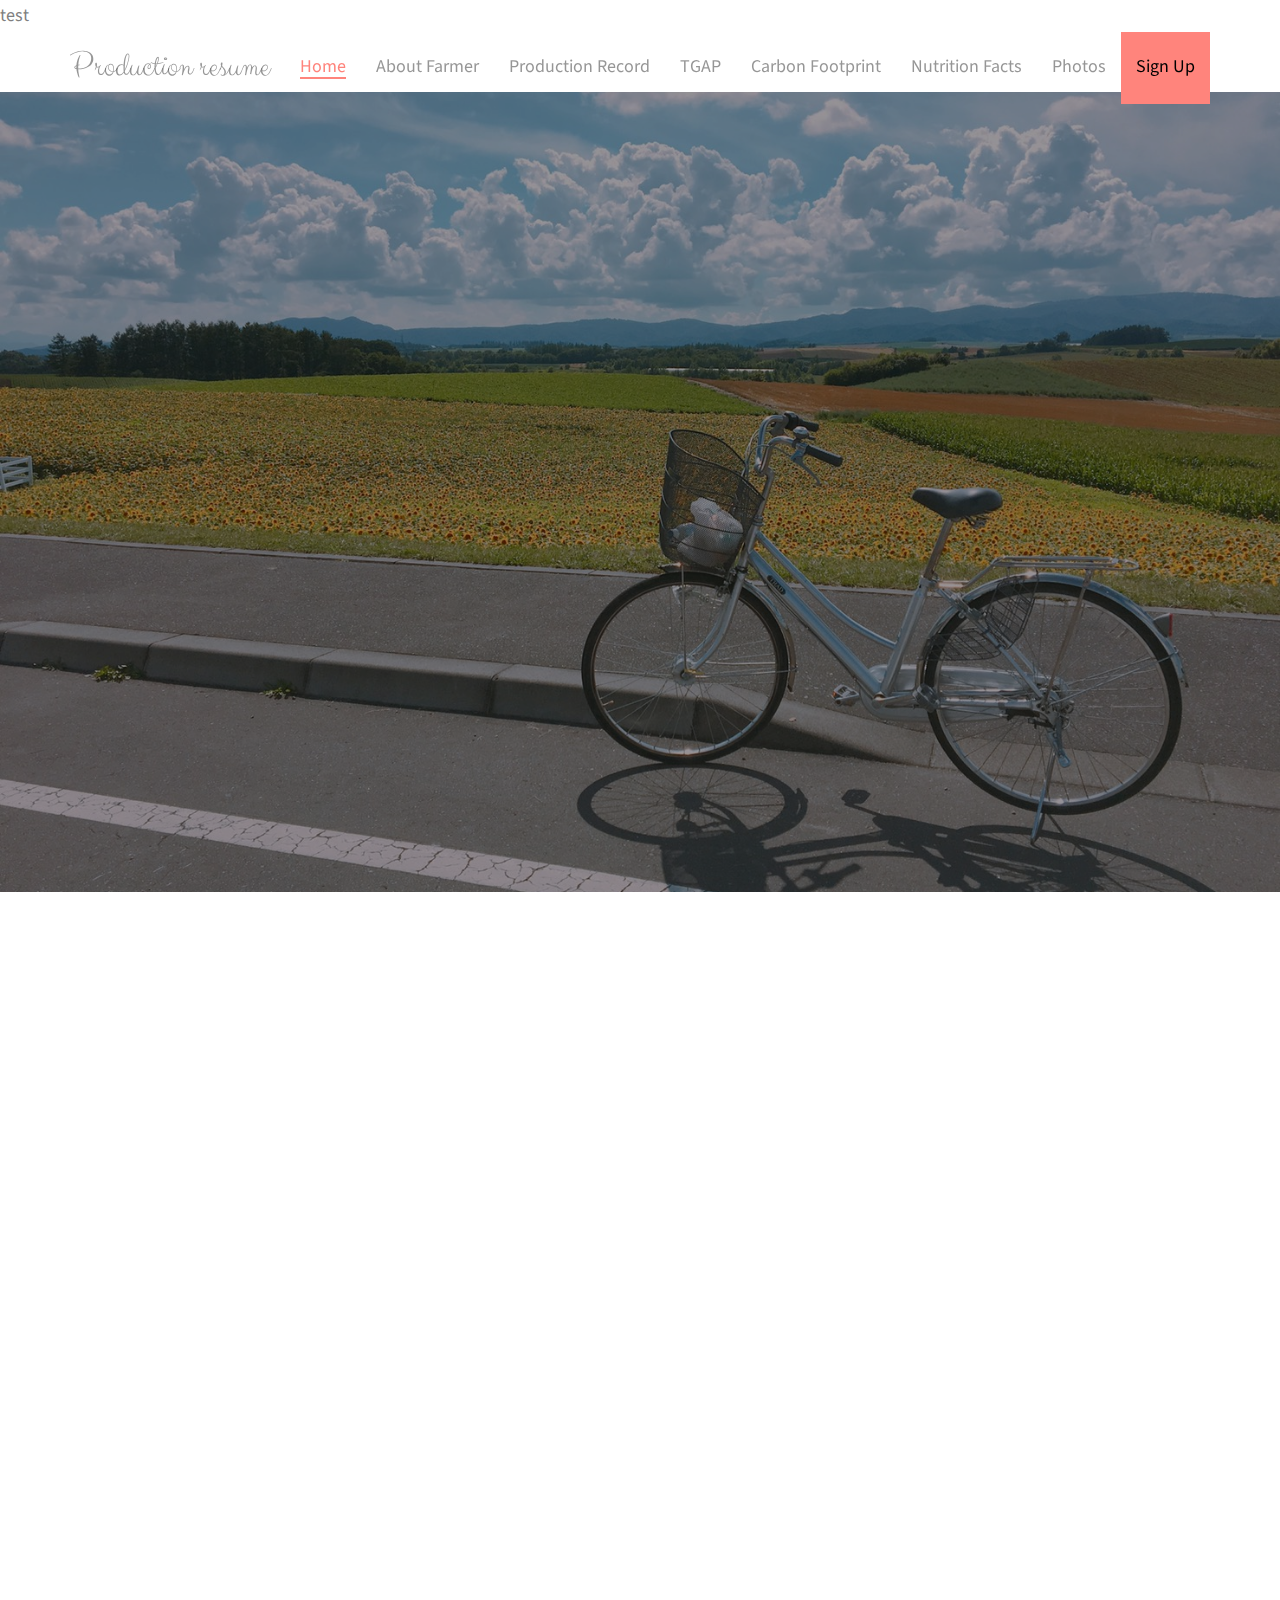
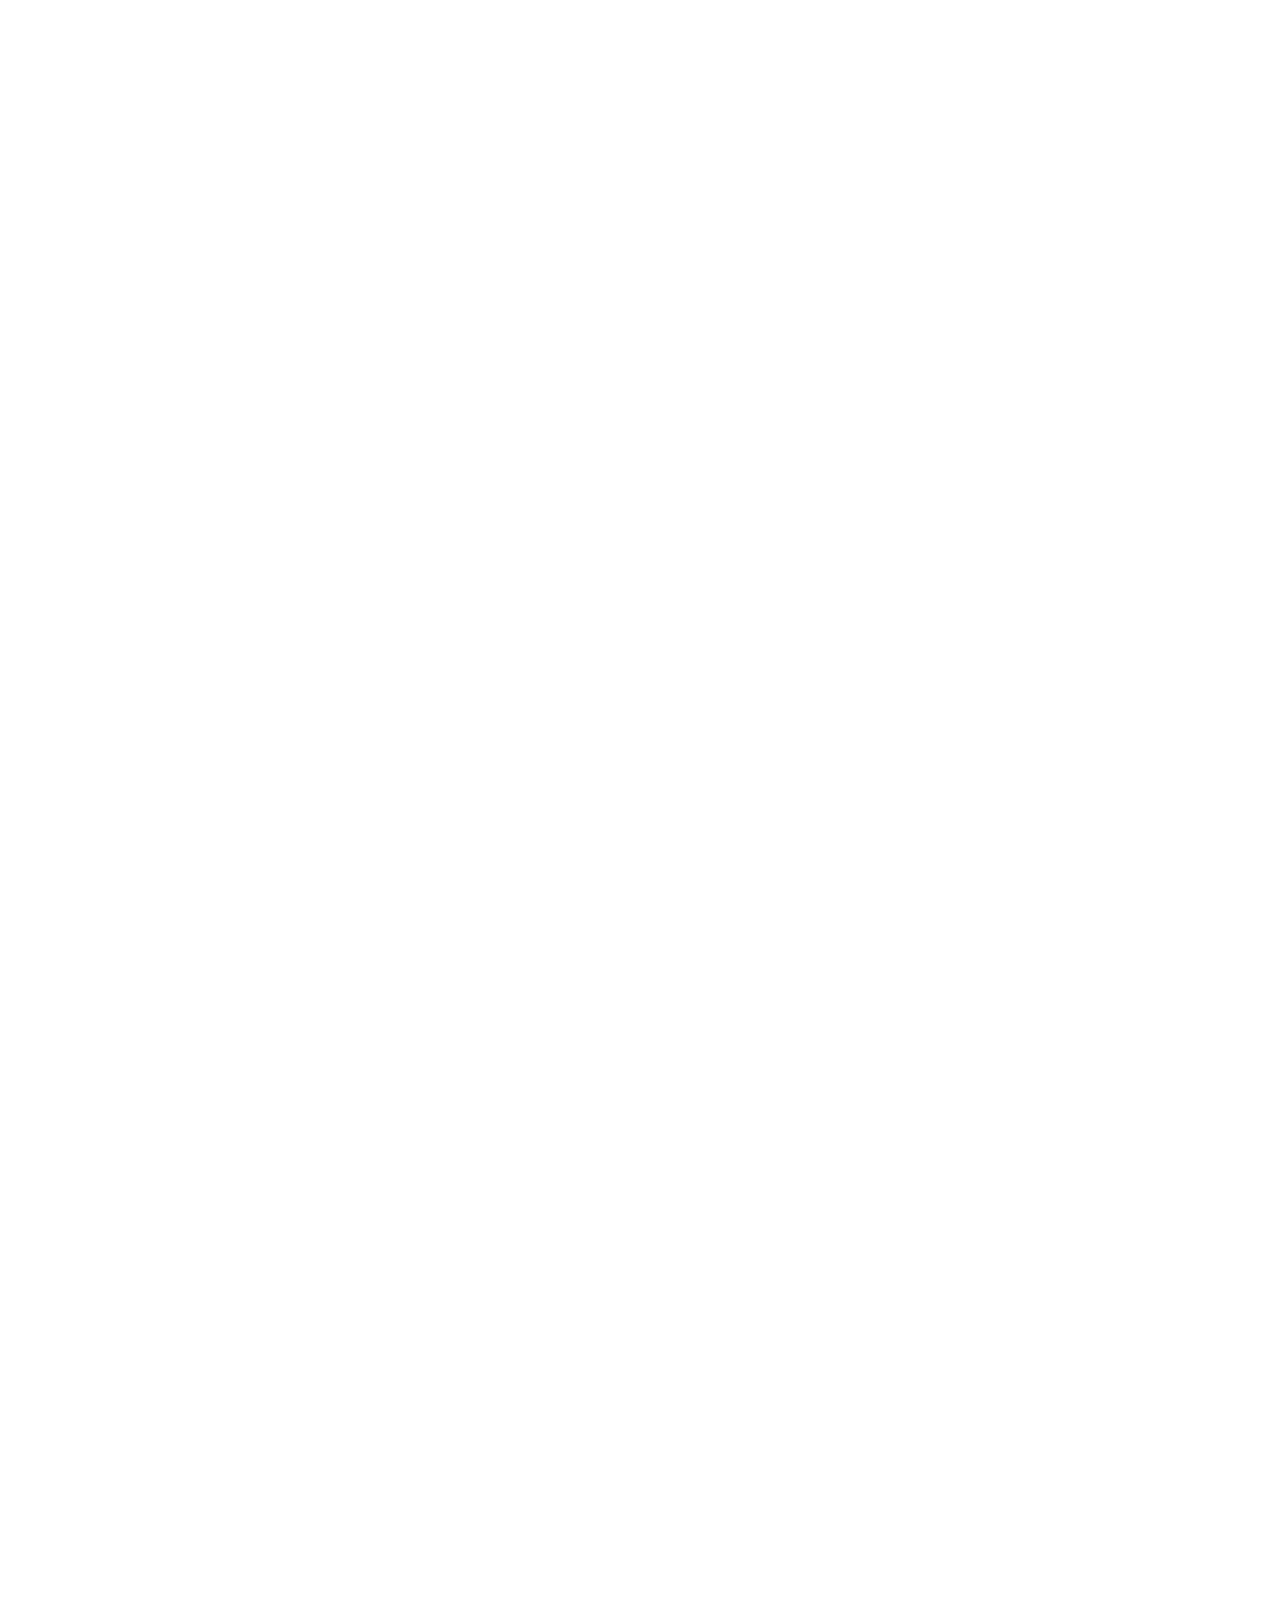
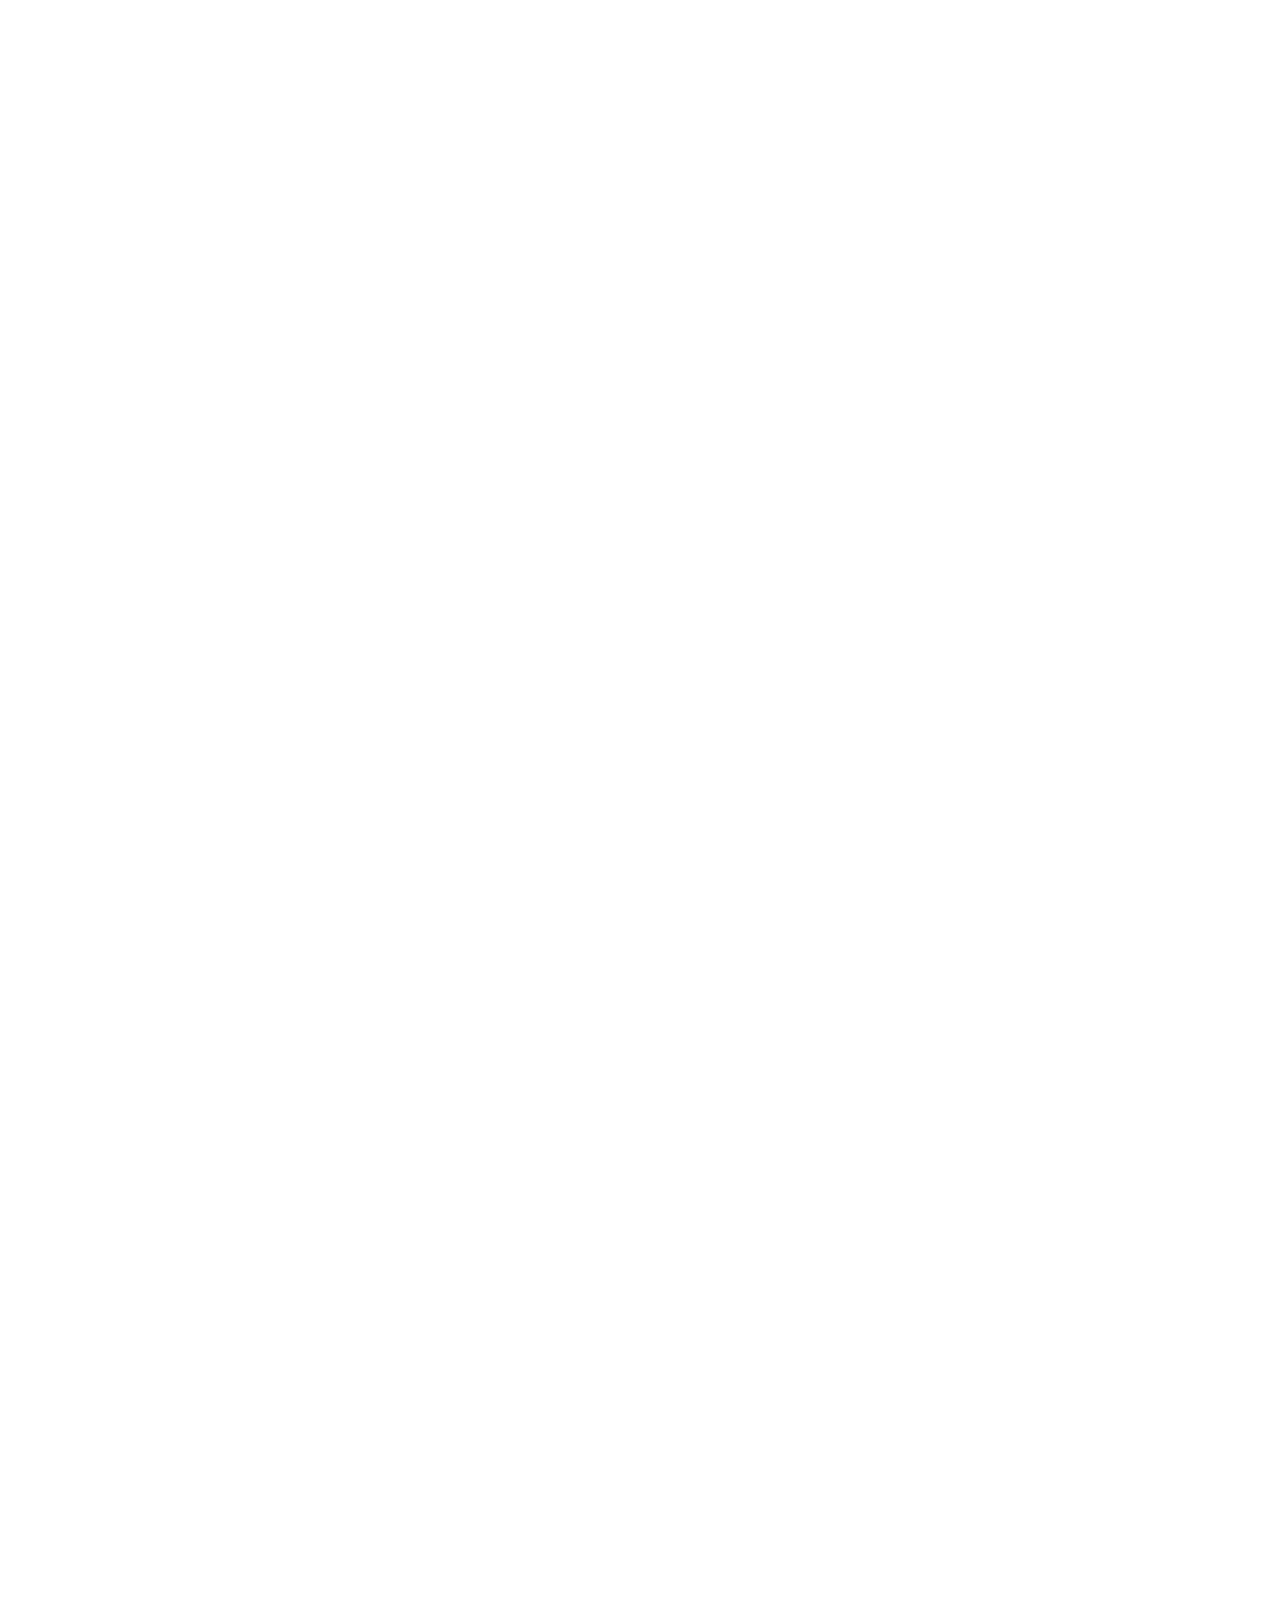
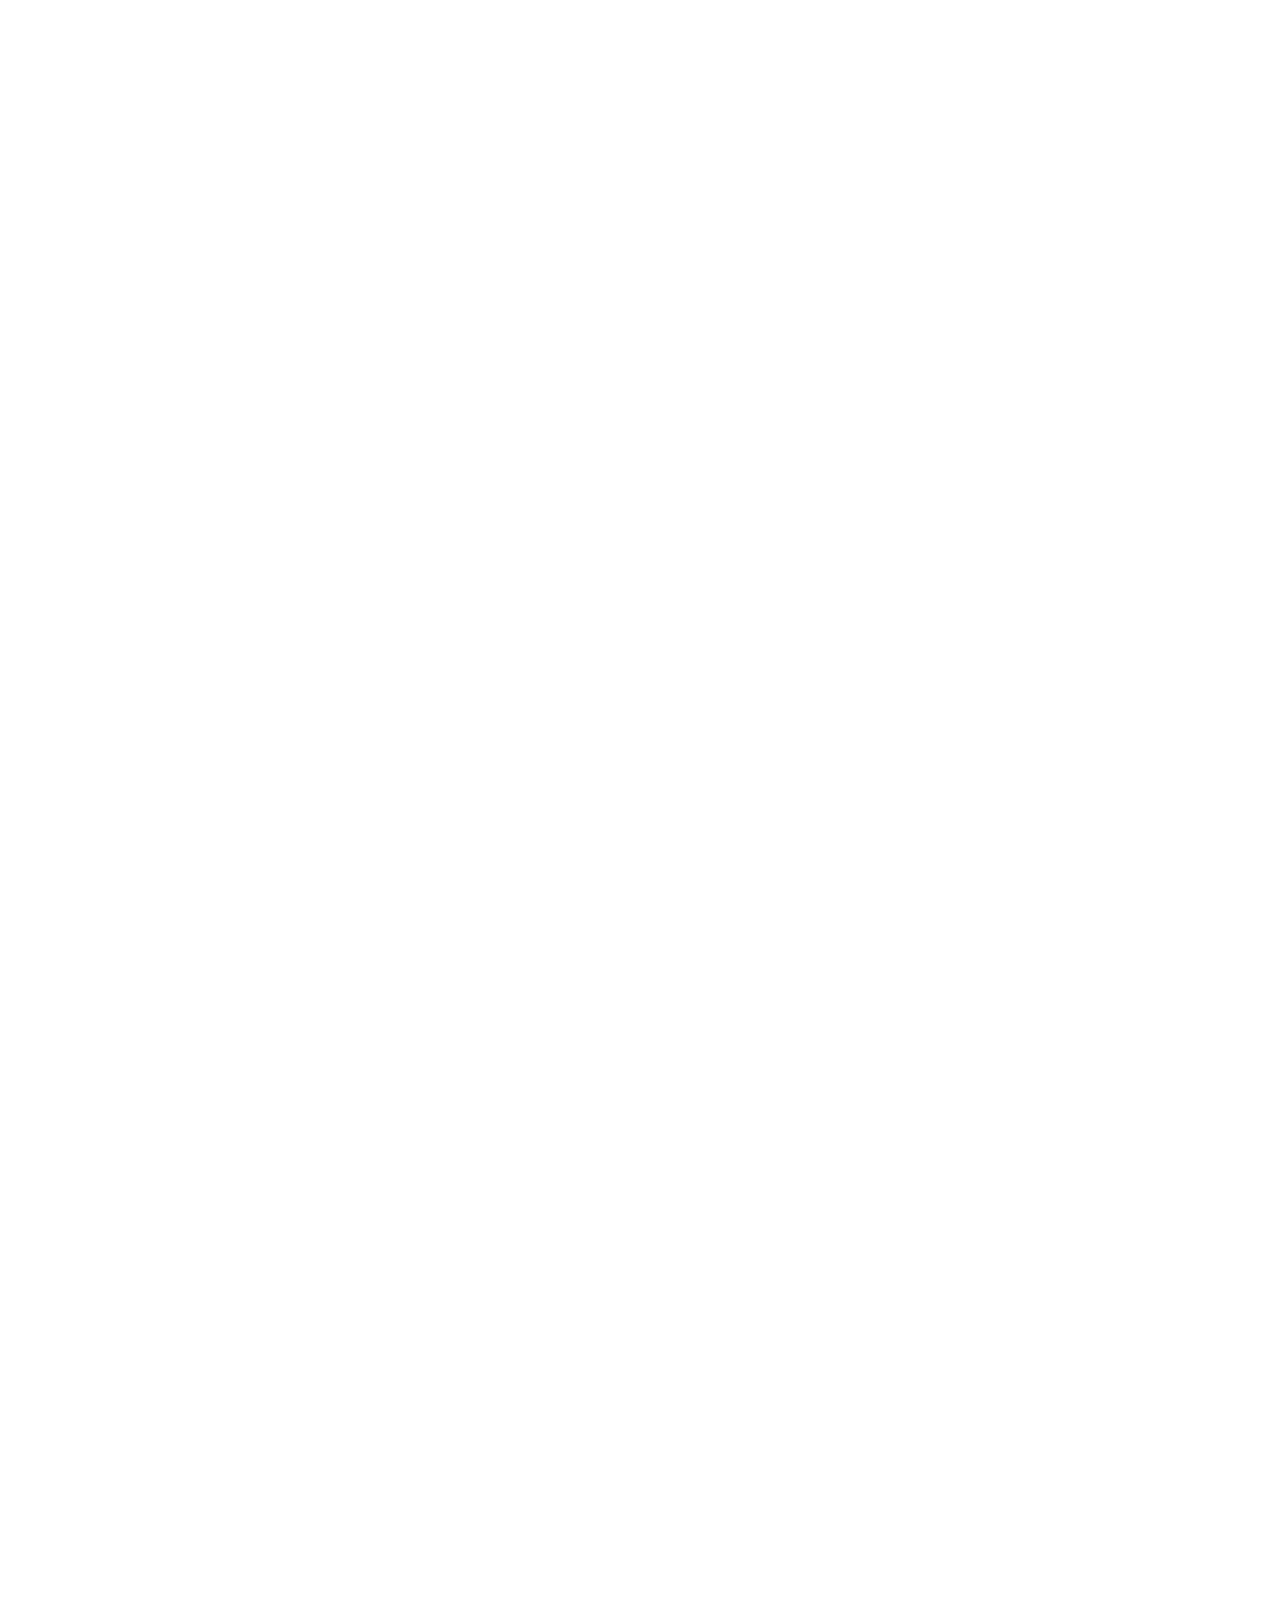
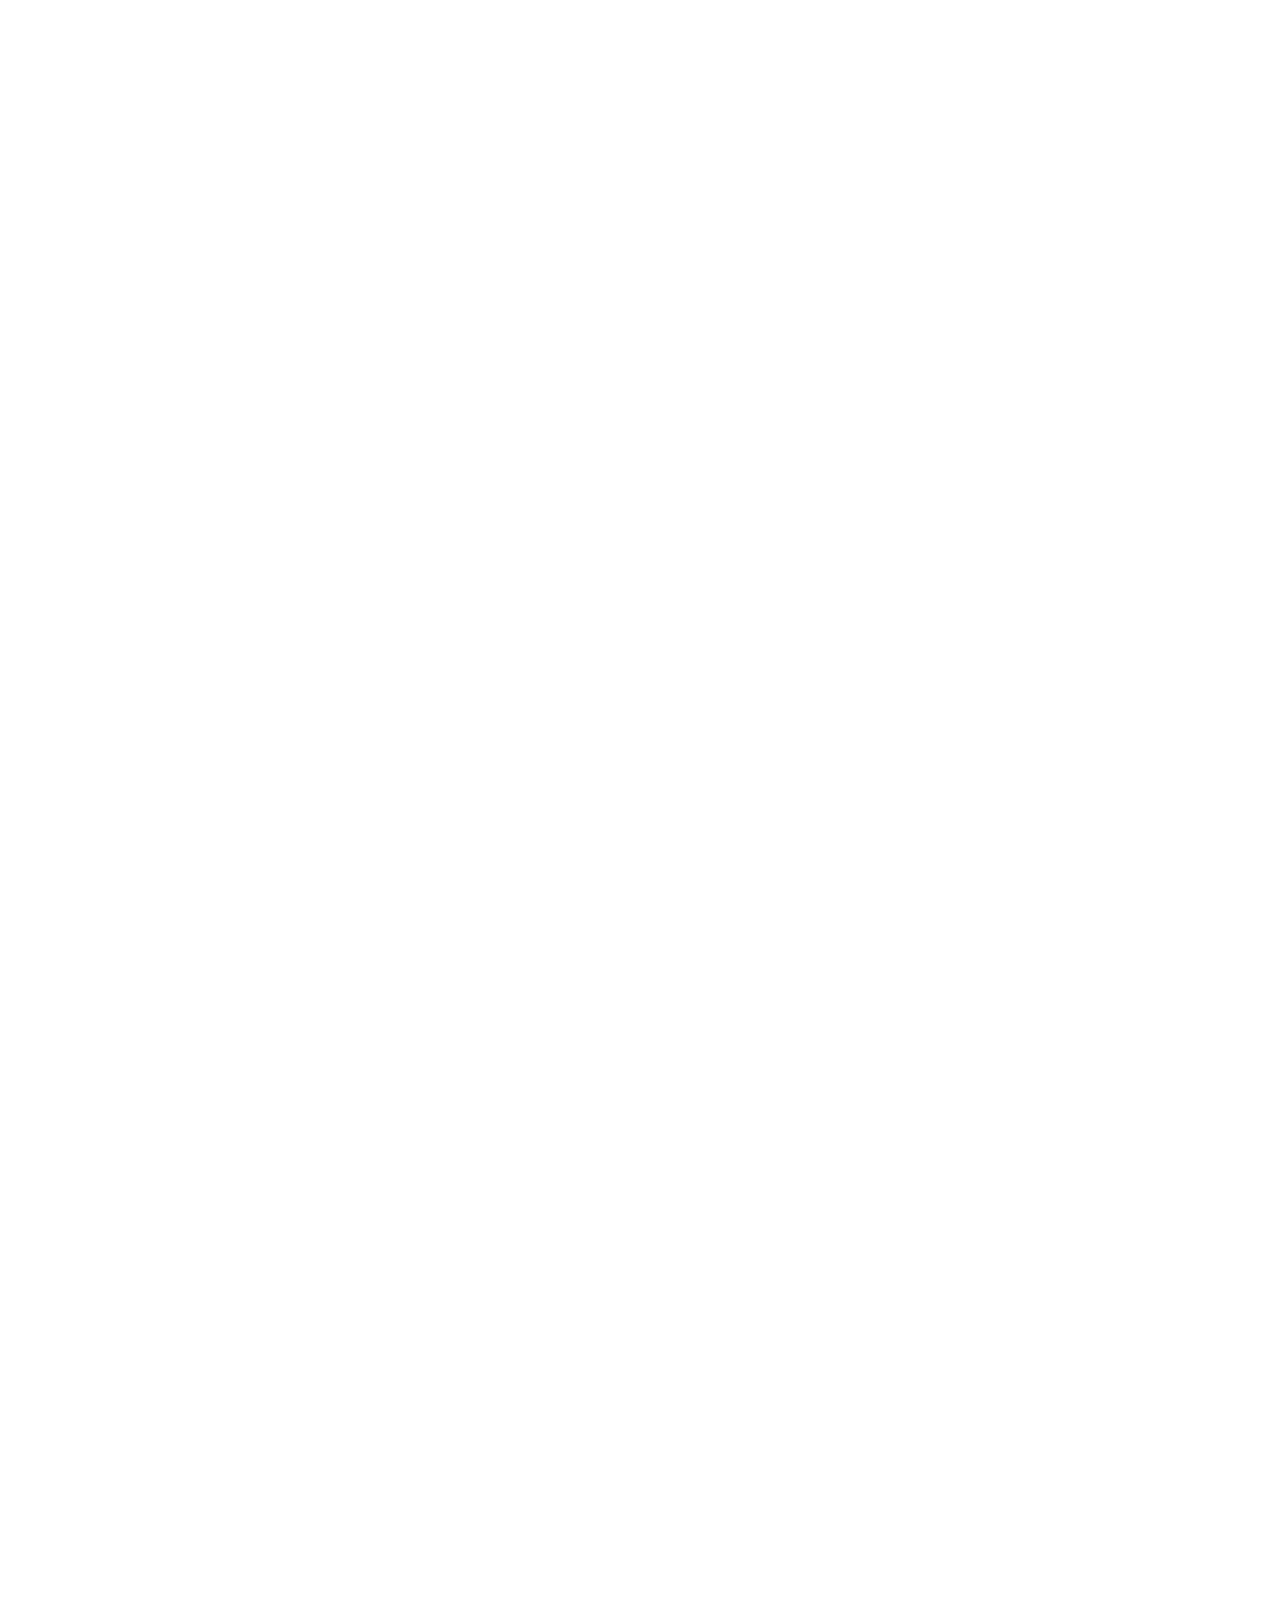
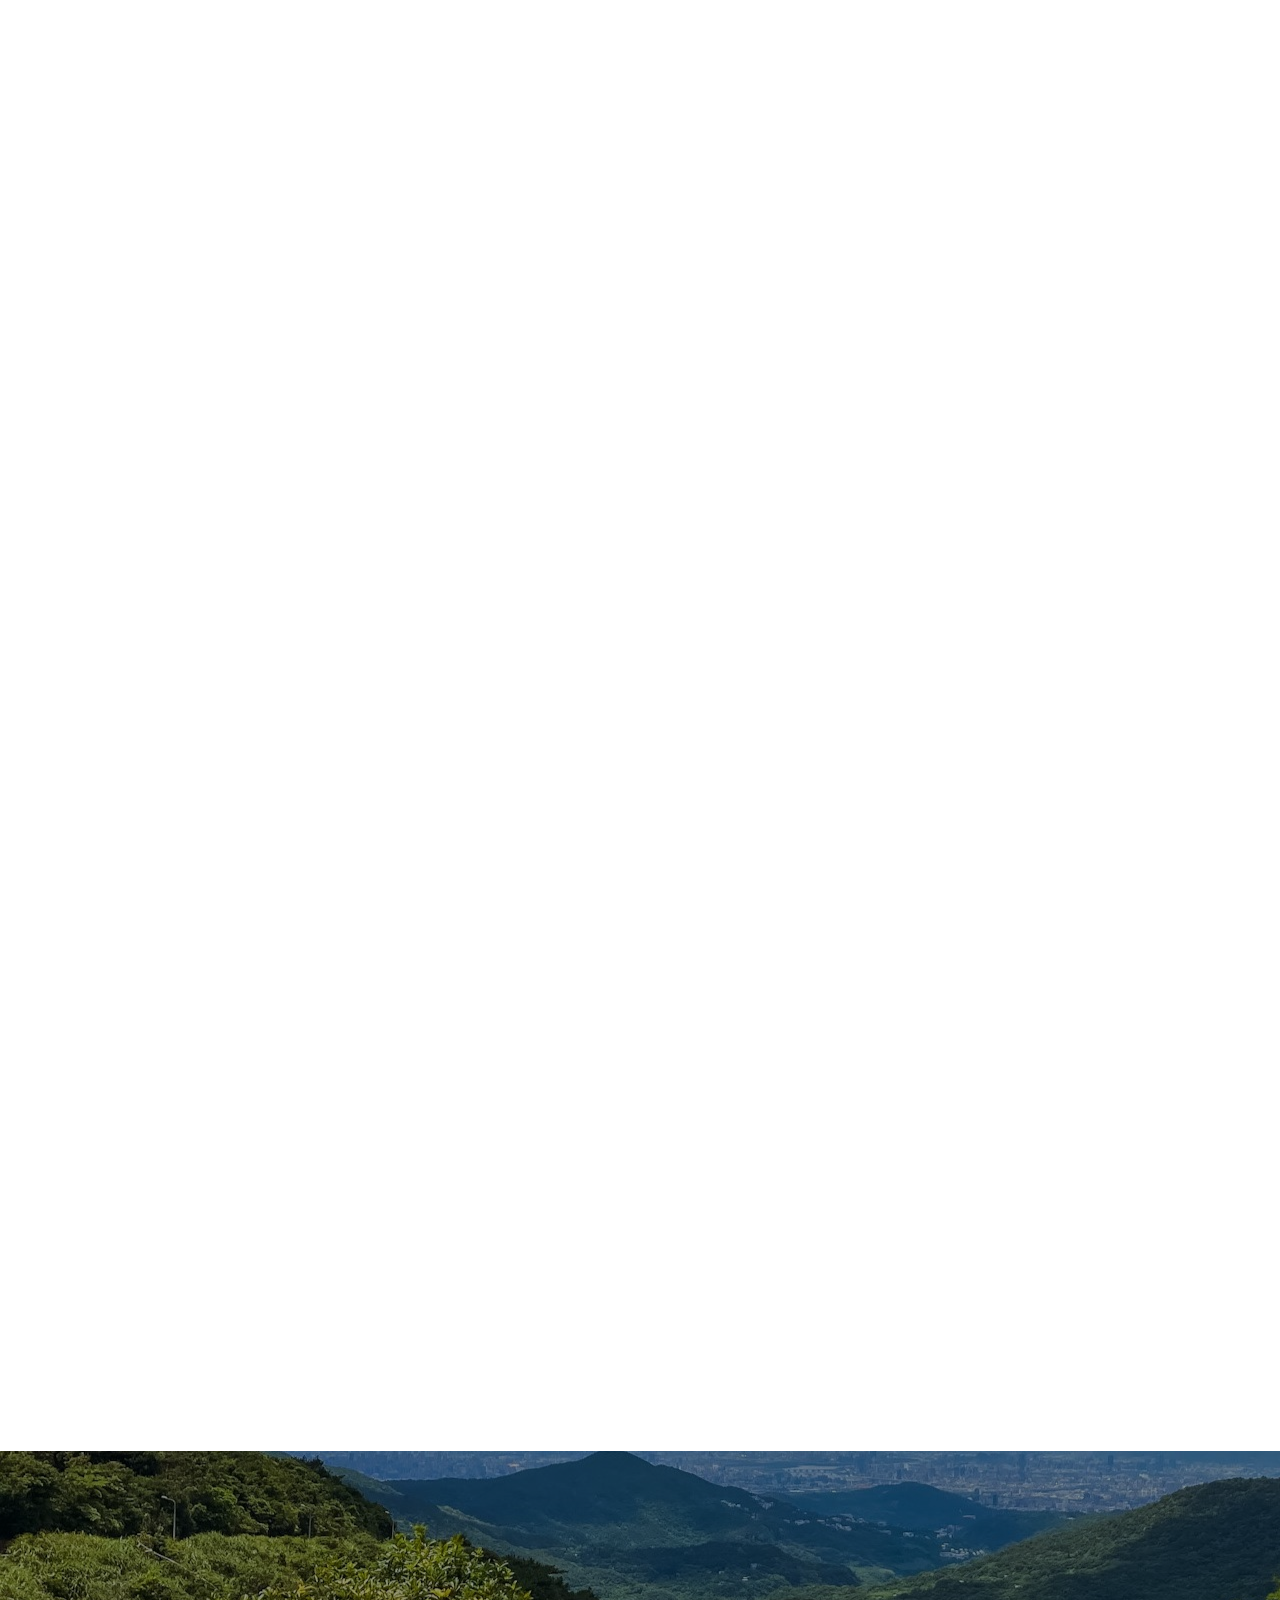
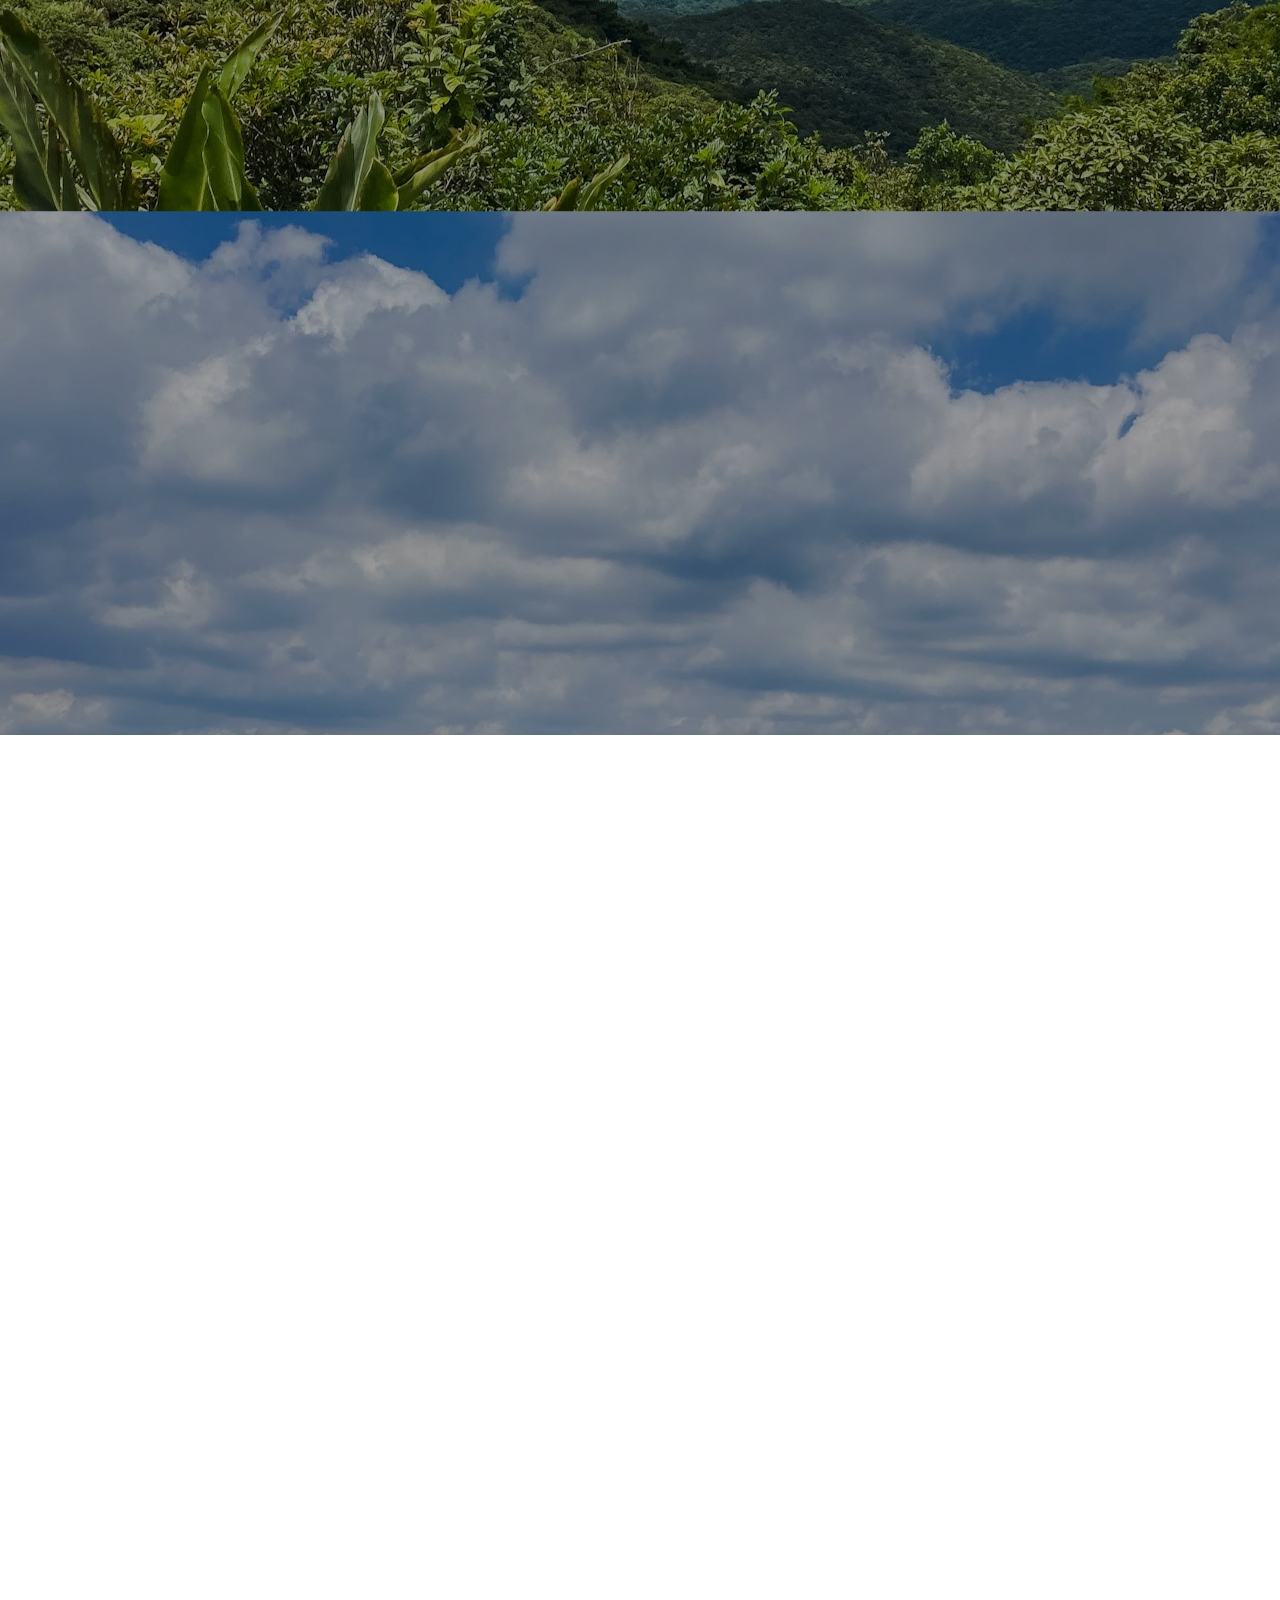
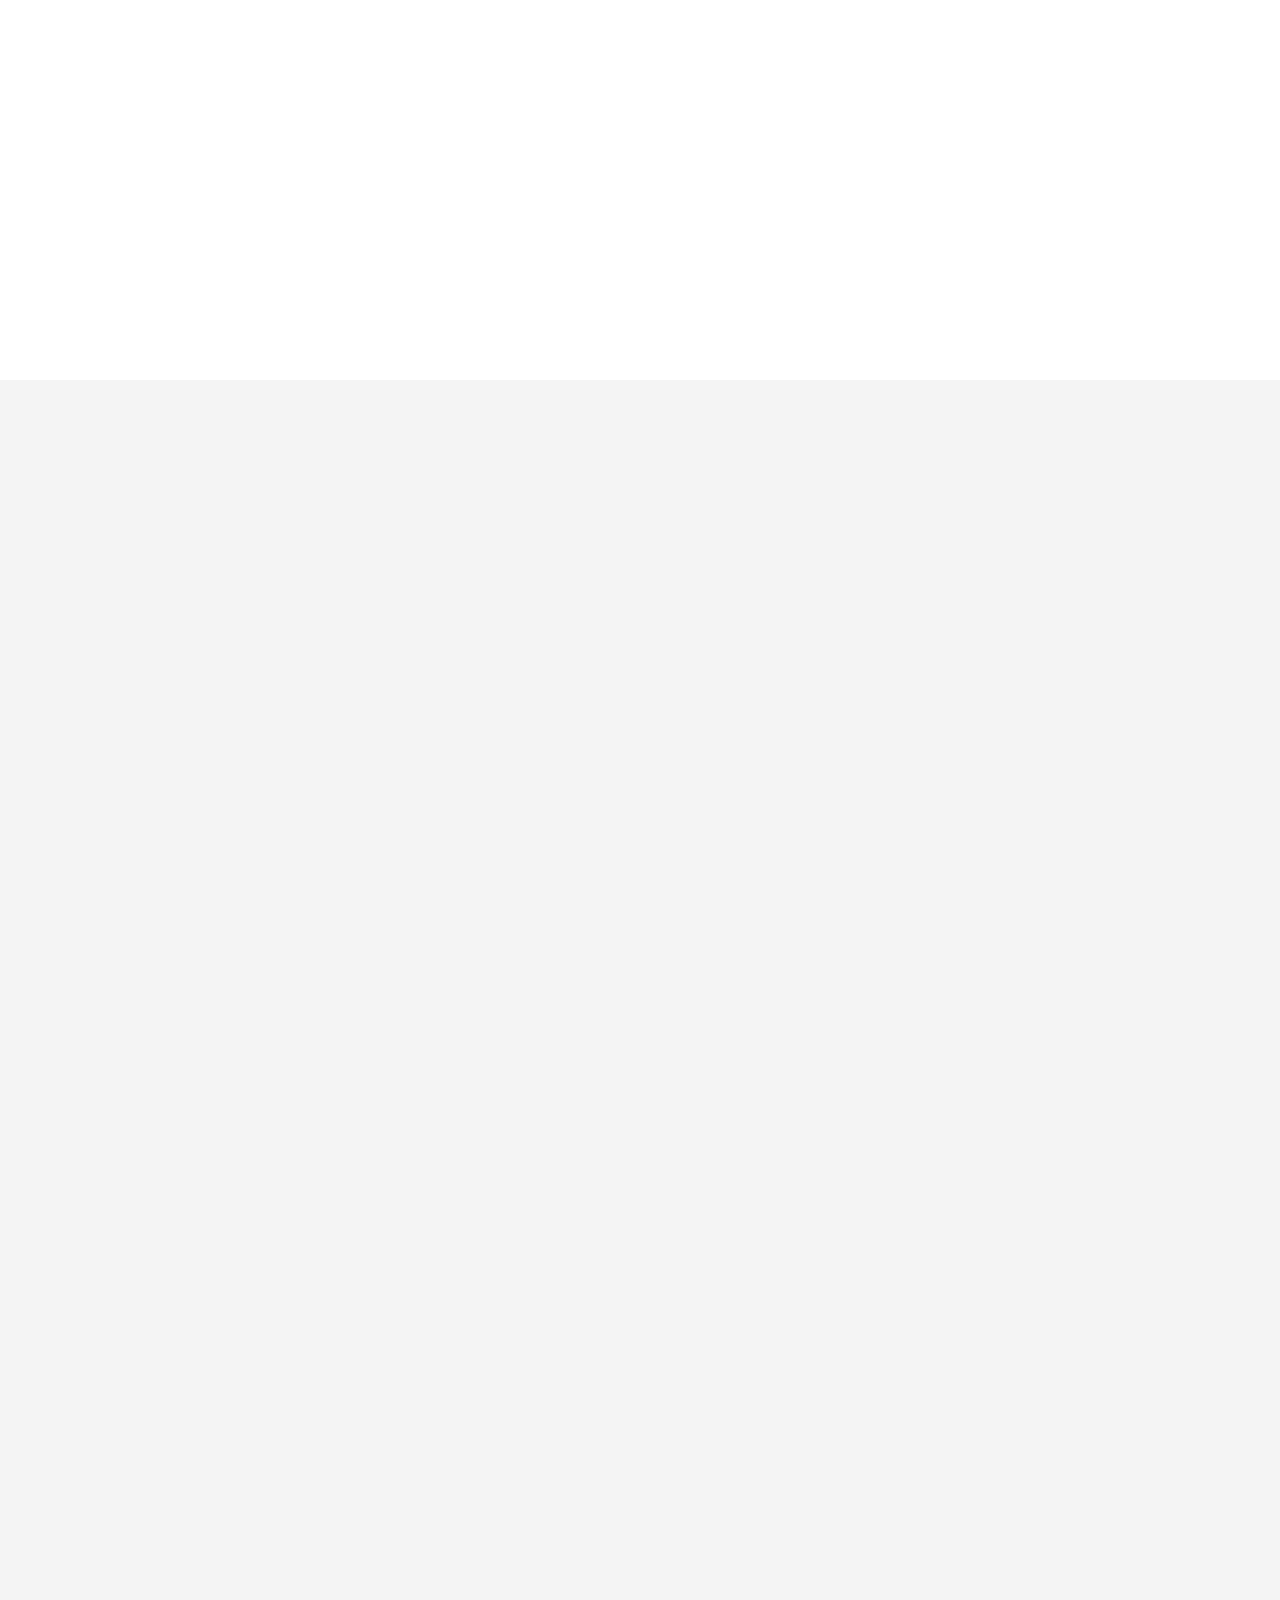
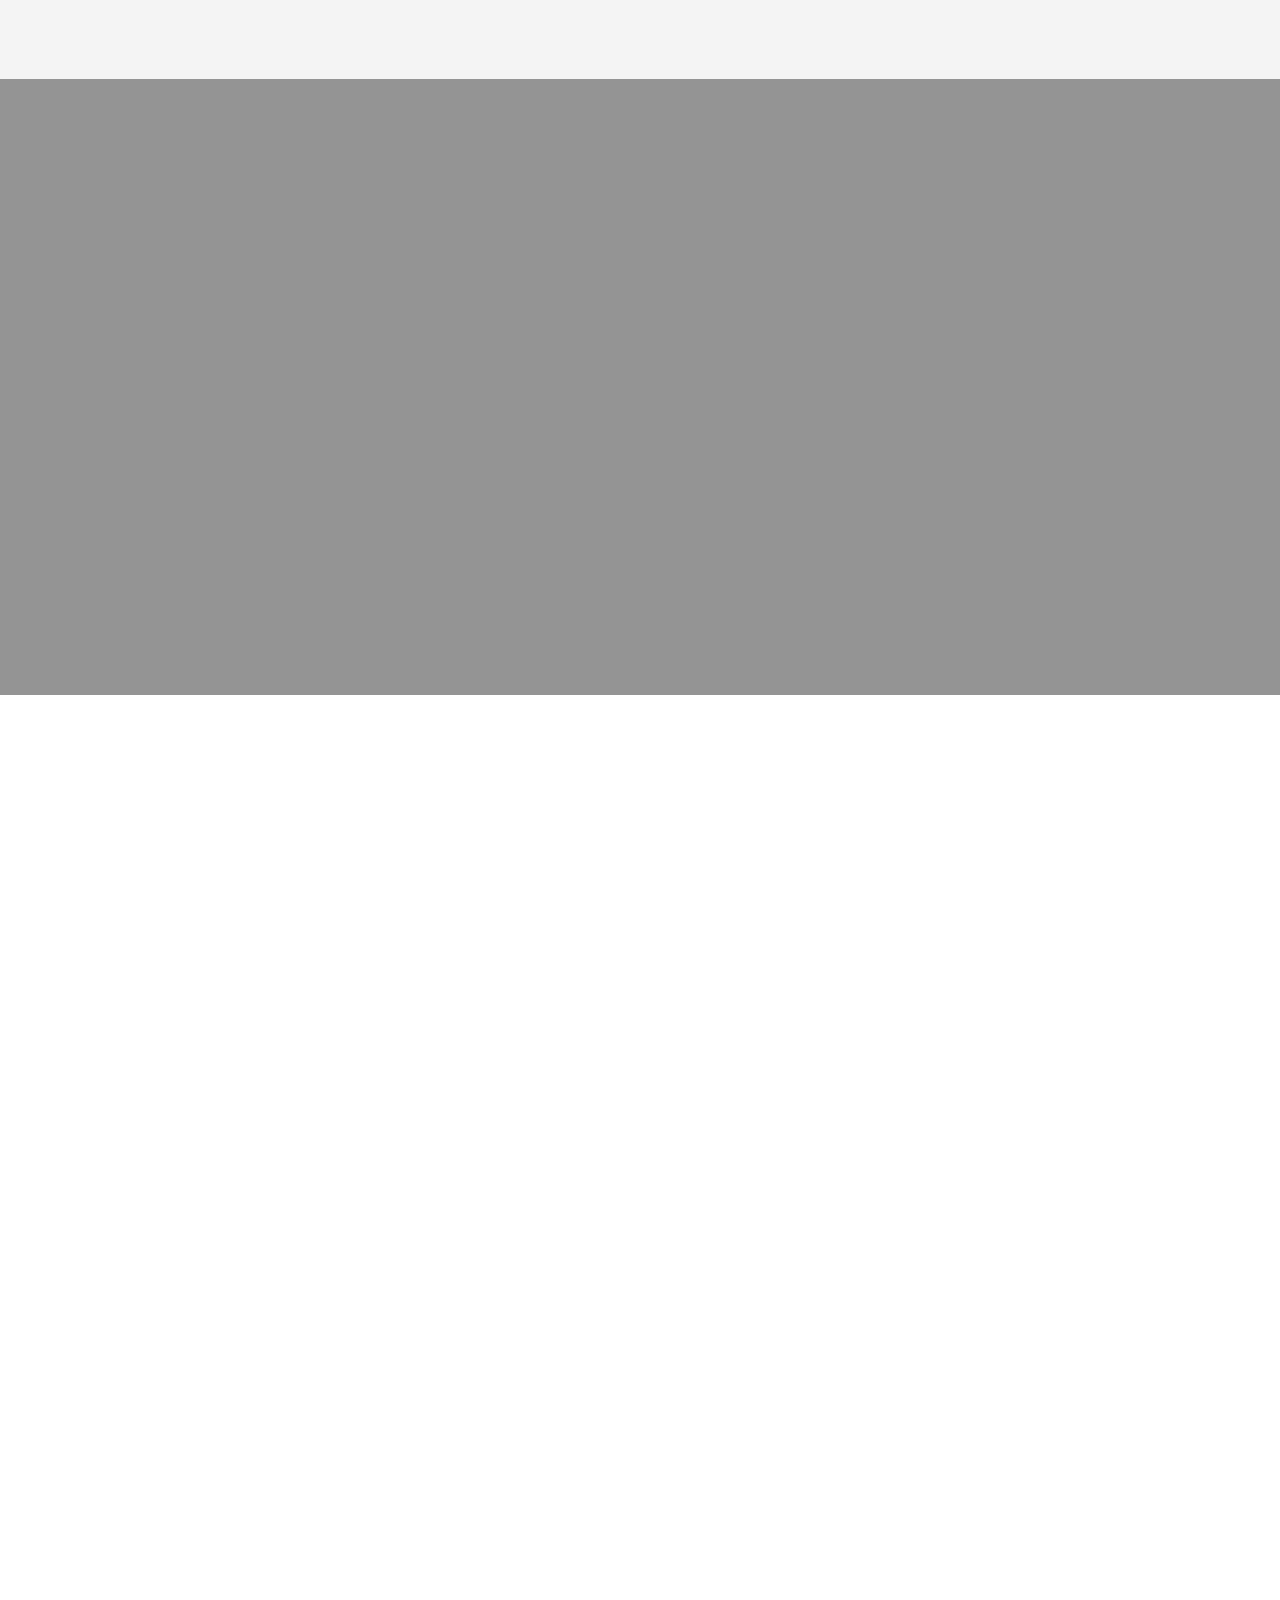
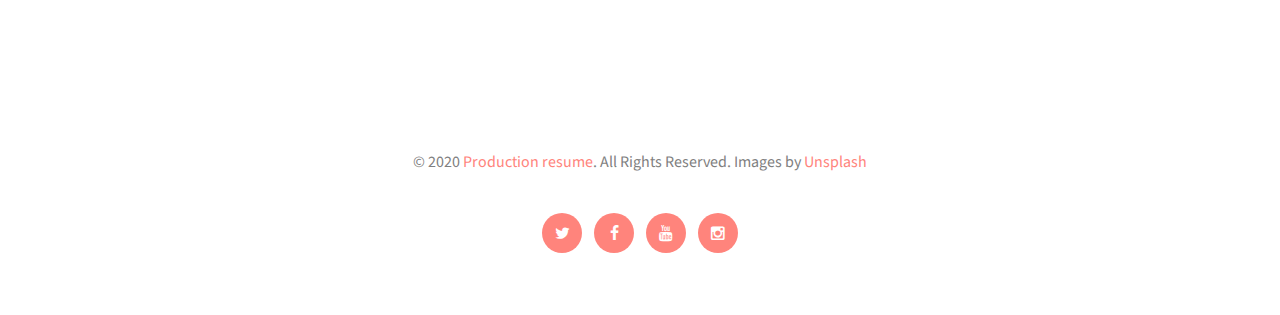
<file: index.html>
<!DOCTYPE html>
<!--[if lt IE 7]>      <html class="no-js lt-ie9 lt-ie8 lt-ie7"> <![endif]-->
<!--[if IE 7]>         <html class="no-js lt-ie9 lt-ie8"> <![endif]-->
<!--[if IE 8]>         <html class="no-js lt-ie9"> <![endif]-->
<!--[if gt IE 8]><!--> <html class="no-js"> <!--<![endif]-->
	<head>
		
	<meta charset="utf-8">
	<meta http-equiv="X-UA-Compatible" content="IE=edge">
	<title>Production resume &mdash; 100% Free Fully Responsive HTML5 Template by qbootstrap.com</title>
	<meta name="viewport" content="width=device-width, initial-scale=1">
	<meta name="description" content="Free HTML5 Template by QBOOTSTRAP.COM" />
	<meta name="keywords" content="free html5, free template, free bootstrap, html5, css3, mobile first, responsive" />
	<meta name="author" content="QBOOTSTRAP.COM" />
  

  <!-- 
	//////////////////////////////////////////////////////

	FREE HTML5 TEMPLATE 
	DESIGNED & DEVELOPED by QBOOTSTRAP.COM
		
	Website: 		http://qbootstrap.com/
	Email: 			info@qbootstrap.com
	Twitter: 		http://twitter.com/Q_bootstrap
	Facebook: 		https://www.facebook.com/Qbootstrap
	//////////////////////////////////////////////////////
	 -->

  	<!-- Facebook and Twitter integration -->
	<meta property="og:title" content=""/>
	<meta property="og:image" content=""/>
	<meta property="og:url" content=""/>
	<meta property="og:site_name" content=""/>
	<meta property="og:description" content=""/>
	<meta name="twitter:title" content="" />
	<meta name="twitter:image" content="" />
	<meta name="twitter:url" content="" />
	<meta name="twitter:card" content="" />

	<!-- Place favicon.ico and apple-touch-icon.png in the root directory -->
	<link rel="shortcut icon" href="favicon.ico">

	<link href='https://fonts.googleapis.com/css?family=Source+Sans+Pro:400,300,600,400italic,700' rel='stylesheet' type='text/css'>
	<link href="https://fonts.googleapis.com/css?family=Clicker+Script" rel="stylesheet">
	
	<!-- Animate.css -->
	<link rel="stylesheet" href="css/animate.css">
	<!-- Icomoon Icon Fonts-->
	<link rel="stylesheet" href="css/icomoon.css">
	<!-- Simple Line Icons -->
	<link rel="stylesheet" href="css/simple-line-icons.css">
	<!-- Owl Carousel -->
	<link rel="stylesheet" href="css/owl.carousel.min.css">
	<link rel="stylesheet" href="css/owl.theme.default.min.css">
	<!-- Magnific popup  -->
	<link rel="stylesheet" href="css/magnific-popup.css">
	<!-- Bootstrap  -->
	<link rel="stylesheet" href="css/bootstrap.css">
	
	<link rel="stylesheet" href="css/style.css">

	<!-- Modernizr JS -->
	<script src="js/modernizr-2.6.2.min.js"></script>
	<!-- FOR IE9 below -->
	<!--[if lt IE 9]>
	<script src="js/respond.min.js"></script>
	<![endif]-->
	test

	</head>
	<body>
	<header role="banner" id="qbootstrap-header">
		<div class="container">
			<!-- <div class="row"> -->
		    <nav class="navbar navbar-default">
	        <div class="navbar-header">
	        	<!-- Mobile Toggle Menu Button -->
				<a href="#" class="js-qbootstrap-nav-toggle qbootstrap-nav-toggle" data-toggle="collapse" data-target="#navbar" aria-expanded="false" aria-controls="navbar"><i></i></a>
	          	<a class="navbar-brand" href="index.html">Production resume</a> 
	        </div>
	        <div id="navbar" class="navbar-collapse collapse">
	          <ul class="nav navbar-nav navbar-right">
	            <li class="active"><a href="#" data-nav-section="home"><span>Home</span></a></li>
	            <li><a href="#" data-nav-section="about-farmer"><span>About Farmer</span></a></li>
	            <li><a href="#" data-nav-section="production-story"><span>Production Record</span></a></li>
	            <li><a href="#" data-nav-section="tgap"><span>TGAP</span></a></li>
	            <li><a href="#" data-nav-section="carbon-footprint"><span>Carbon Footprint</span></a></li>
	            <li><a href="#" data-nav-section="nutrition-facts"><span>Nutrition Facts</span></a></li>
	            <li><a href="#" data-nav-section="picture"><span>Photos</span></a>	
                <li><a href="login_system.html" class="bttn button_login"><span style="color:#000">Sign Up</span></a></li>
            
	          </ul>
	        </div>
		    </nav>
		  <!-- </div> -->
	  </div>
	</header>
	
	<div class="qbootstrap-hero" data-section="home">
		<div class="qbootstrap-overlay"></div>
		<div class="qbootstrap-cover text-center" data-stellar-background-ratio="0.5" style="background-image: url(images/bike.jpg);">
			<div class="display-t">
				<div class="display-tc">
					<div class="container">
						<div class="col-md-10 col-md-offset-1">
							<div class="animate-box svg-sm colored">
								<img src="images/flaticon/svg/004-nature.svg" class="svg" alt="Free HTML5 Bootstrap Template by QBootstrap.com">
								<h1 class="holder"><span>The food of</span></h1>
                                <h2>Production resume</h2>
							</div>
						</div>
					</div>
				</div>
			</div>
		</div>
	</div>

	
	<div id="qbootstrap-groom-bride" data-section="about-farmer">
		<div class="container">
			<div class="row animate-box">
				<div class="col-md-8 col-md-offset-2">
					<div class="col-md-12 text-center section-heading svg-sm-2 colored">
						<img src="images/fff.jpg" class="jpg"  width="30%">
						<h2>About Farmer</h2>
						<p>「產銷履歷驗證制度」，是由農委會依據農產品生產及驗證管理法所推動，藉由通過重重驗證提升消費者信賴，鼓勵農產品經營業者持續符合驗證基準，以營造良好農業生產及農產品消費環境之制度。</p>
					</div>
				</div>
			</div>
			<div class="row">				
				<div class="container">
					<div class="couple bride text-center animate-box">
						<img src="images/fff.jpg" class="img-responsive" alt="Free HTML5 Bootstrap Template by QBootstrap.com">
						<div class="desc">
							<h2>Information</h2>
							<p>產品名稱：西瓜-履歷小玉西瓜(履歷小玉西瓜)</p>	
							<p>農產品經營業者：張敦凱</p>	
							<p>簡稱：張敦凱</p>	
							<p>生產者姓名：張敦凱</p>
							<p>產地：高雄市燕巢區代天府段</p>		
							<p>包裝日期：2020/07/25</p>	
							<p>驗證機構：環球國際驗證股份有限公司</p>
							<ul class="social social-circle">
								<li><a href="#"><i class="icon-twitter"></i></a></li>
								<li><a href="#"><i class="icon-facebook"></i></a></li>
								<li><a href="#"><i class="icon-instagram"></i></a></li>
							</ul>
						</div>
					</div>
				</div>
			</div>
		</div>
	</div>
			
	<div id="qbootstrap-story" data-section="production-story">
		<div class="container">
			<div class="row animate-box">
				<div class="col-md-8 col-md-offset-2">
					<div class="col-md-12 text-center section-heading svg-sm colored">
                    	<img src="images/flaticon/svg/005-two.svg" class="svg" alt="Free HTML5 Bootstrap Template by QBootstrap.com">
						<h2>Our Production Record</h2>
					</div>
				</div>
			</div>
			<div class="row">
				<div class="col-md-12">
					<ul class="timeline animate-box">
						<li class="animate-box">
							<div class="timeline-badge" style="background-image:url(images/seed1.jpg);"></div>
							<div class="timeline-panel">
								<div class="overlay"></div>
								<div class="timeline-heading">
									<h3 class="timeline-title">May 26, 2020</h3>
									
								</div>
								<div class="timeline-body">
									<p>作業種類(Process)：雜草防治(weed control)</p>
									<p>作業內容(Detail)：人工除草(manpower weeding)</p>
								</div>
							</div>
						</li>
						<li class="timeline-inverted animate-box">
							<div class="timeline-badge" style="background-image:url(images/seed2.jpg);"></div>
							<div class="timeline-panel">
								<div class="overlay overlay-2"></div>
								<div class="timeline-heading">
									<h3 class="timeline-title">May 27, 2020</h3>
									
								</div>
								<div class="timeline-body">
									<p>作業種類(Process)：雜草防治(weed control)</p>
									<p>作業內容(Detail)：人工除草(manpower weeding)</p>
								</div>
							</div>
						</li>
						<li class="animate-box">
							<div class="timeline-badge" style="background-image:url(images/seed3.jpg) ;"    ></div>
							<div class="timeline-panel">
								<div class="overlay"></div>
								<div class="timeline-heading">
									<h3 class="timeline-title">May 28, 2020</h3>
									
								</div>
								<div class="timeline-body">
									<p>作業種類(Process)：雜草防治(weed control)</p>
									<p>作業內容(Detail)：人工除草(manpower weeding)</p>
								</div>
							</div>
						</li>
						<li class="timeline-inverted animate-box">
							<div class="timeline-badge" style="background-image:url(images/seed4.jpg);"></div>
							<div class="timeline-panel">
								<div class="overlay overlay-2"></div>
								<div class="timeline-heading">
									<h3 class="timeline-title">May 29, 2020</h3>
									
								</div>
								<div class="timeline-body">
									<p>作業種類(Process)：雜草防治(weed control)</p>
									<p>作業內容(Detail)：人工除草(manpower weeding)</p>
								</div>
							</div>
						</li>
						<li class="animate-box">
							<div class="timeline-badge" style="background-image:url(images/seed5.jpg);"></div>
							<div class="timeline-panel">
								<div class="overlay"></div>
								<div class="timeline-heading">
									<h3 class="timeline-title">May 30, 2020</h3>
									
								</div>
								<div class="timeline-body">
									<p>作業種類(Process)：種植/種苗繁殖(planting/ seedling propagation)</p>
									<p>作業內容(Detail)：定植(移植)(permanent planting、transplanting)</p>
								</div>
							</div>
						</li>
						<li class="timeline-inverted animate-box">
							<div class="timeline-badge" style="background-image:url(images/seed5.jpg);"></div>
							<div class="timeline-panel">
								<div class="overlay overlay-2"></div>
								<div class="timeline-heading">
									<h3 class="timeline-title">May 30, 2020</h3>
									
								</div>
								<div class="timeline-body">
									<p>作業種類(Process)：田間栽培管理(field management)</p>
									<p>作業內容(Detail)：灌溉/澆水(irrigation)</p>
								</div>
							</div>
						</li>
                        <li class="animate-box">
							<div class="timeline-badge" style="background-image:url(images/seed5.jpg);"></div>
							<div class="timeline-panel">
								<div class="overlay"></div>
								<div class="timeline-heading">
									<h3 class="timeline-title">June 1, 2020</h3>
									
								</div>
								<div class="timeline-body">
									<p>作業種類(Process)：田間栽培管理(field management)</p>
									<p>作業內容(Detail)：灌溉/澆水(irrigation)</p>
								</div>
							</div>
						</li>
						<li class="timeline-inverted animate-box">
							<div class="timeline-badge" style="background-image:url(images/seed5.jpg);"></div>
							<div class="timeline-panel">
								<div class="overlay overlay-2"></div>
								<div class="timeline-heading">
									<h3 class="timeline-title">June 2, 2020</h3>
									
								</div>
								<div class="timeline-body">
									<p>作業種類(Process)：田間栽培管理(field management)</p>
									<p>作業內容(Detail)：灌溉/澆水(irrigation)</p>
								</div>
							</div>
						</li>
						<li class="animate-box">
							<div class="timeline-badge" style="background-image:url(images/seed5.jpg);"></div>
							<div class="timeline-panel">
								<div class="overlay"></div>
								<div class="timeline-heading">
									<h3 class="timeline-title">June 5, 2020</h3>
									
								</div>
								<div class="timeline-body">
									<p>作業種類(Process)：田間栽培管理(field management)</p>
									<p>作業內容(Detail)：缺株補植(seedling supplement)</p>
								</div>
							</div>
						</li>
						<li class="timeline-inverted animate-box">
							<div class="timeline-badge" style="background-image:url(images/seed5.jpg);"></div>
							<div class="timeline-panel">
								<div class="overlay overlay-2"></div>
								<div class="timeline-heading">
									<h3 class="timeline-title">June 5, 2020</h3>
									
								</div>
								<div class="timeline-body">
									<p>作業種類(Process)：田間栽培管理(field management)</p>
									<p>作業內容(Detail)：灌溉/澆水(irrigation)</p>
								</div>
							</div>
						</li>
						<li class="animate-box">
							<div class="timeline-badge" style="background-image:url(images/seed5.jpg);"></div>
							<div class="timeline-panel">
								<div class="overlay"></div>
								<div class="timeline-heading">
									<h3 class="timeline-title">June 8, 2020</h3>
									
								</div>
								<div class="timeline-body">
									<p>作業種類(Process)：田間栽培管理(field management)</p>
									<p>作業內容(Detail)：灌溉/澆水(irrigation)</p>
								</div>
							</div>
						</li>
						<li class="timeline-inverted animate-box">
							<div class="timeline-badge" style="background-image:url(images/seed5.jpg);"></div>
							<div class="timeline-panel">
								<div class="overlay overlay-2"></div>
								<div class="timeline-heading">
									<h3 class="timeline-title">June 9, 2020</h3>
									
								</div>
								<div class="timeline-body">
									<p></p>
									<p></p>
								</div>
							</div>
						</li>
						<li class="animate-box">
							<div class="timeline-badge" style="background-image:url(images/seed5.jpg);"></div>
							<div class="timeline-panel">
								<div class="overlay"></div>
								<div class="timeline-heading">
									<h3 class="timeline-title">June 10, 2020</h3>
									
								</div>
								<div class="timeline-body">
									<p></p>
									<p></p>
								</div>
							</div>
						</li>
						<li class="timeline-inverted animate-box">
							<div class="timeline-badge" style="background-image:url(images/seed5.jpg);"></div>
							<div class="timeline-panel">
								<div class="overlay overlay-2"></div>
								<div class="timeline-heading">
									<h3 class="timeline-title">June 11, 2020</h3>
									
								</div>
								<div class="timeline-body">
									<p></p>
									<p></p>
								</div>
							</div>
						</li>
						<li class="animate-box">
							<div class="timeline-badge" style="background-image:url(images/seed5.jpg);"></div>
							<div class="timeline-panel">
								<div class="overlay"></div>
								<div class="timeline-heading">
									<h3 class="timeline-title">June 12, 2020</h3>
									
								</div>
								<div class="timeline-body">
									<p></p>
									<p></p>
								</div>
							</div>
						</li>
						<li class="timeline-inverted animate-box">
							<div class="timeline-badge" style="background-image:url(images/seed5.jpg);"></div>
							<div class="timeline-panel">
								<div class="overlay overlay-2"></div>
								<div class="timeline-heading">
									<h3 class="timeline-title">June 13, 2020</h3>
									
								</div>
								<div class="timeline-body">
									<p></p>
									<p></p>
								</div>
							</div>
						</li>
						<li class="animate-box">
							<div class="timeline-badge" style="background-image:url(images/seed5.jpg);"></div>
							<div class="timeline-panel">
								<div class="overlay"></div>
								<div class="timeline-heading">
									<h3 class="timeline-title">June 16, 2020</h3>
									
								</div>
								<div class="timeline-body">
									<p></p>
									<p></p>
								</div>
							</div>
						</li>
						<li class="timeline-inverted animate-box">
							<div class="timeline-badge" style="background-image:url(images/seed5.jpg);"></div>
							<div class="timeline-panel">
								<div class="overlay overlay-2"></div>
								<div class="timeline-heading">
									<h3 class="timeline-title">June 17, 2020</h3>
									
								</div>
								<div class="timeline-body">
									<p></p>
									<p></p>
								</div>
							</div>
						</li>
						<li class="animate-box">
							<div class="timeline-badge" style="background-image:url(images/seed5.jpg);"></div>
							<div class="timeline-panel">
								<div class="overlay"></div>
								<div class="timeline-heading">
									<h3 class="timeline-title">June 20, 2020</h3>
									
								</div>
								<div class="timeline-body">
									<p></p>
									<p></p>
								</div>
							</div>
						</li>
						<li class="timeline-inverted animate-box">
							<div class="timeline-badge" style="background-image:url(images/seed5.jpg);"></div>
							<div class="timeline-panel">
								<div class="overlay overlay-2"></div>
								<div class="timeline-heading">
									<h3 class="timeline-title">June 21, 2020</h3>
									
								</div>
								<div class="timeline-body">
									<p></p>
									<p></p>
								</div>
							</div>
						</li>
						<li class="animate-box">
							<div class="timeline-badge" style="background-image:url(images/seed5.jpg);"></div>
							<div class="timeline-panel">
								<div class="overlay"></div>
								<div class="timeline-heading">
									<h3 class="timeline-title">June 22, 2020</h3>
									
								</div>
								<div class="timeline-body">
									<p></p>
									<p></p>
								</div>
							</div>
						</li>
						<li class="timeline-inverted animate-box">
							<div class="timeline-badge" style="background-image:url(images/seed5.jpg);"></div>
							<div class="timeline-panel">
								<div class="overlay overlay-2"></div>
								<div class="timeline-heading">
									<h3 class="timeline-title">June 24, 2020</h3>
									
								</div>
								<div class="timeline-body">
									<p></p>
									<p></p>
								</div>
							</div>
						</li>
						<li class="animate-box">
							<div class="timeline-badge" style="background-image:url(images/seed5.jpg);"></div>
							<div class="timeline-panel">
								<div class="overlay"></div>
								<div class="timeline-heading">
									<h3 class="timeline-title">June 25, 2020</h3>
									
								</div>
								<div class="timeline-body">
									<p></p>
									<p></p>
								</div>
							</div>
						</li>
						<li class="timeline-inverted animate-box">
							<div class="timeline-badge" style="background-image:url(images/seed5.jpg);"></div>
							<div class="timeline-panel">
								<div class="overlay overlay-2"></div>
								<div class="timeline-heading">
									<h3 class="timeline-title">June 27, 2020</h3>
									
								</div>
								<div class="timeline-body">
									<p></p>
									<p></p>
								</div>
							</div>
						</li>
						<li class="animate-box">
							<div class="timeline-badge" style="background-image:url(images/seed5.jpg);"></div>
							<div class="timeline-panel">
								<div class="overlay"></div>
								<div class="timeline-heading">
									<h3 class="timeline-title">June 28, 2020</h3>
									
								</div>
								<div class="timeline-body">
									<p></p>
									<p></p>
								</div>
							</div>
						</li>
						<li class="timeline-inverted animate-box">
							<div class="timeline-badge" style="background-image:url(images/seed5.jpg);"></div>
							<div class="timeline-panel">
								<div class="overlay overlay-2"></div>
								<div class="timeline-heading">
									<h3 class="timeline-title">June 28, 2020</h3>
									
								</div>
								<div class="timeline-body">
									<p></p>
									<p></p>
								</div>
							</div>
						</li>
						<li class="animate-box">
							<div class="timeline-badge" style="background-image:url(images/seed5.jpg);"></div>
							<div class="timeline-panel">
								<div class="overlay"></div>
								<div class="timeline-heading">
									<h3 class="timeline-title">July 1, 2020</h3>
									
								</div>
								<div class="timeline-body">
									<p></p>
									<p></p>
								</div>
							</div>
						</li>
						<li class="timeline-inverted animate-box">
							<div class="timeline-badge" style="background-image:url(images/seed5.jpg);"></div>
							<div class="timeline-panel">
								<div class="overlay overlay-2"></div>
								<div class="timeline-heading">
									<h3 class="timeline-title">July 2, 2020</h3>
									
								</div>
								<div class="timeline-body">
									<p></p>
									<p></p>
								</div>
							</div>
						</li>
			    	</ul>
				</div>
			</div>
		</div>
	</div>
	

	<div id="qbootstrap-testimonials" class="qbootstrap-greetings" data-section="tgap" data-stellar-background-ratio="0.5" style="background-image: url(images/blue.jpg);">
	<div class="overlay"></div>	
		<div class="container">
			<div class="row animate-box">
				<div class="col-md-12 section-heading text-center svg-sm colored">
					<img src="images/flaticon/svg/006-flower-bell-outline-design-variant-with-vines-and-leaves.svg" class="svg" alt="Free HTML5 Bootstrap Template by QBootstrap.com">
					<h2 class="">TGAP</h2>
				</div>
			</div>
			<div class="row">
				<div class="col-md-4 animate-box">
					<div class="box-testimony ">
						<blockquote>
							<span class="quote"><span><i class="icon-quote-left"></i></span></span>
							<p>&ldquo;西瓜良好農業規範&rdquo;<br/>
								<p><a href="#" class="btn btn-primary btn-sm">西瓜良好農業規範PDF</a></p>
						</blockquote>
						<p class="author">行政院農業委員會</p>
					</div>
				</div>
			</div>
		</div>
	</div>

	

	<div id="qbootstrap-when-where" data-section="carbon-footprint">
		<div class="container">
			<div class="row animate-box">
				<div class="col-md-8 col-md-offset-2">
					<div class="col-md-12 text-center section-heading svg-sm colored">
						<img src="images/flaticon/svg/005-two.svg" class="svg" alt="Free HTML5 Bootstrap Template by QBootstrap.com">
						<h2>Carbon Footprint</h2>
						<div class="row">
						<div class="col-md-10 col-md-offset-1 subtext">
							<h3>「食物里程碳足跡」是食物在您買到它之前的運輸旅程，途中所產生的碳排放量。</h3>
						</div>
					</div>
					</div>
				</div>
			</div>
			<div class="row row-bottom-padded-md">
				<div class="col-md-6 text-center animate-box">
					<div class="wedding-events">
						<!-- 
						<div class="ceremony-bg" style="background-image: url(images/2016-Google-Maps-Taiwan.png);"></div>
						-->
						<iframe src="https://www.google.com/maps/embed?pb=!1m16!1m12!1m3!1d58847.21884795145!2d120.30043461707803!3d22.804272876226662!2m3!1f0!2f0!3f0!3m2!1i1024!2i768!4f13.1!2m1!1z6auY6ZuE5biC54eV5bei5Y2A5Luj5aSp5bqc5q61!5e0!3m2!1szh-TW!2stw!4v1596621560627!5m2!1szh-TW!2stw" width="450" height="400" frameborder="0" style="border:0;" allowfullscreen="" aria-hidden="false" tabindex="0"></iframe>
					</div>
				</div>
				
				<div class="col-md-6 text-center animate-box">
					<div class="wedding-events">
						<div class="desc">
						<h3 style="font-size: 20px">資料來源：衛生福利部食品藥物管理署</h3>
						
						<!-- 資料庫連結位置place -->
						<div class="col">
                        <h4 class="h4-title">產地【<span class="place" id="MapOpoint" style="white-space: pre-wrap;"></span>】</h4>
                        <div>與您距離共：<span class="necessary"><span class="MapTotalKm"></span>公里</span>
                        從產地運送過來產生的碳足跡</div>
                         <div class="transport">
                            <span class="icon-truck"></span>
                            0.235( gCO2e )*<div class="MapTotalKm" style="display: inline"></div> =<div id="MapTotalKgTruck" style="display: inline"></div> ( gCO2e )需種<span class="necessary"><span id="MapTotalTreeTruck"></span></span>棵樹才能抵消排放量
                        </div>
                        <div class="transport">
                            <span class="icon-train"></span>
                            1( gCO2e )*<div class="MapTotalKm" style="display: inline"></div> =<div id="MapTotalKgTrain" style="display: inline"></div> ( gCO2e )需種<span class="necessary"><span id="MapTotalTreeTrain"></span></span> 棵樹才能抵消排放量
                        </div>
                    </div>
                </div>
                <small class="text-muted">說明：(1)1公斤作物運送1公里產生的碳足跡，火車-柴聯車為1(gC02e)，貨車-柴油為0.235(gC02e)。 （資料來源為行政院環境保護署）(2)依據環境品質文教基金會的研究數據，1棵樹每日可吸收約30公克二氧化碳量。</small>
            </div>
						
						
							<p><a href="#" class="btn btn-primary btn-sm">食物里程碳足跡</a></p>
						</div>
					</div>
				</div>
				
			</div>
			<div class="row">
				<div class="col-md-12">
					<div id="map" class="qbootstrap-map"></div>
				</div>
			</div>
			
			

 
    
		</div>
	</div>

	<div id="qbootstrap-press" data-section="nutrition-facts">
		<div class="container">
			<div class="row animate-box">
				<div class="col-md-8 col-md-offset-2">
					<div class="col-md-12 text-center section-heading svg-sm colored">
						<img src="images/flaticon/svg/005-two.svg" class="svg" alt="Free HTML5 Bootstrap Template by QBootstrap.com">
						<h2>Nutrition Facts</h2>
						<div class="row">
						<div class="col-md-10 col-md-offset-1 subtext">
							<h3>資料來源：衛生福利部食品藥物管理署</h3>
						</div>
					</div>
					</div>
				</div>
			</div>
			
			<div class="row">
				<div class="container">
					<div class="qbootstrap-press-item animate-box">
						<div class="qbootstrap-press-text">
							<h3 class="h2 qbootstrap-press-title">營養成分參考<span class="qbootstrap-border"></span></h3>
							<p>熱量(kcal)            32        水分(g)                  90.8       粗蛋白(g)0.8        粗脂肪(g)0.1<br>
							<p>總碳水化合物(g)        8        膳食纖維(g)               0.3        糖質總量(g)7.5      葡萄糖(g)1.7<br>
							<p>鈉(mg)                 1        鉀(mg)                   121        鈣(mg)7             鎂(mg)11<br>
							<p>鐵(mg)                0.2       鋅(mg)                   0.2        磷(mg)12            銅(ug)0<br>
							<p>維生素A效力(1)(I.U.)   687      維生素A效力(2)(RE)(ug)    68.7       α-胡蘿蔔素(ug)      β-胡蘿蔔素(ug)412<br>
							<p>維生素E效力(α-TE)(mg)  0.05     維生素E總量(mg)           0.05       維生素B1(mg)0.04    維生素B2(mg)0.05<br>
							<p>菸鹼素(mg)             0.24     維生素B6(mg)              0.14       維生素B12(ug)       葉酸(ug)5.1<br>
							<p>維生素C(mg)            6.8      膽固醇(mg)</p>	
							<p><a href="#" class="btn btn-primary btn-sm">Learn more</a></p>
						</div>
					</div>
				</div>

			</div>
		</div>
	</div>

	<div id="qbootstrap-started" class="qbootstrap-bg" data-section="picture" data-stellar-background-ratio="0.5" style="background-image: url(images/Sky.jpg);">
		<div class="overlay"></div>
		<div class="container">
			<div class="row animate-box">
				<div class="col-md-8 col-md-offset-2">
					<div class="col-md-12 text-center section-heading svg-sm colored">
						<img src="images/flaticon/svg/005-two.svg" class="svg" alt="Free HTML5 Bootstrap Template by QBootstrap.com">
						<h2>Product Photos</h2>
						<div class="row">
						<div class="col-md-10 col-md-offset-1 subtext">
							
						</div>
					</div>
					</div>
				</div>
			</div>
			<div class="row animate-box">
				<div class="col-md-10 col-md-offset-1">
					<form class="form-inline">
						
					</form>
				</div>
			</div>
		</div>
	</div>

	<div id="qbootstrap-gallery" data-section="gallery">
		<div class="container-fluid">
			<div class="row">
				<div class="col-md-3 col-sm-6">
					<div class="gallery animate-box">
						<a class="gallery-img image-popup image-popup" href="images/watermelon1.jpg"><img src="images/watermelon1.jpg" class="img-responsive" alt="Free HTML5 Bootstrap Template by QBootstrap.com"></a>
					</div>
					<div class="gallery animate-box">
						<a class="gallery-img image-popup" href="images/watermelon10.jpg"><img src="images/watermelon10.jpg" class="img-responsive" alt="Free HTML5 Bootstrap Template by QBootstrap.com"></a>
					</div>
				</div>
				<div class="col-md-3 col-sm-6">
					<div class="gallery animate-box">
						<a class="gallery-img image-popup" href="images/watermelon6.jpg"><img src="images/watermelon6.jpg" class="img-responsive" alt="Free HTML5 Bootstrap Template by QBootstrap.com"></a>
					</div>
					<div class="gallery animate-box">
						<a class="gallery-img image-popup" href="images/watermelon2.jpg"><img src="images/watermelon2.jpg" class="img-responsive" alt="Free HTML5 Bootstrap Template by QBootstrap.com"></a>
					</div>
					<div class="gallery animate-box">
						<a class="gallery-img image-popup" href="images/watermelon5.jpg"><img src="images/watermelon5.jpg" class="img-responsive" alt="Free HTML5 Bootstrap Template by QBootstrap.com"></a>
					</div>
				</div>
				<div class="col-md-3 col-sm-6">
					<div class="gallery animate-box">
						<a class="gallery-img image-popup" href="images/watermelon7.jpg"><img src="images/watermelon7.jpg" class="img-responsive" alt="Free HTML5 Bootstrap Template by QBootstrap.com"></a>
					</div>
					<div class="gallery animate-box">
						<a class="gallery-img image-popup" href="images/watermelon3.jpg"><img src="images/watermelon3.jpg" class="img-responsive" alt="Free HTML5 Bootstrap Template by QBootstrap.com"></a>
					</div>
					<div class="gallery animate-box">
						<a class="gallery-img image-popup" href="imageswatermelon4.jpg"><img src="images/watermelon4.jpg" class="img-responsive" alt="Free HTML5 Bootstrap Template by QBootstrap.com"></a>
					</div>
				</div>
				<div class="col-md-3 col-sm-6">
					<div class="gallery animate-box">
						<a class="gallery-img image-popup" href="images/watermelon8.jpg"><img src="images/watermelon8.jpg" class="img-responsive" alt="Free HTML5 Bootstrap Template by QBootstrap.com"></a>
					</div>
					<div class="gallery animate-box">
						<a class="gallery-img image-popup" href="images/watermelon9.jpg"><img src="images/watermelon9.jpg" class="img-responsive" alt="Free HTML5 Bootstrap Template by QBootstrap.com"></a>
					</div>
				</div>
			</div>
		</div>
	</div>

	

	<footer id="footer" role="contentinfo">
		<div class="container">
			<div class="row row-bottom-padded-sm">
				<div class="col-md-12">
					<p class="copyright text-center">&copy; 2020 <a href="index.html">Production resume</a>. All Rights Reserved. Images by <a href="https://www.google.com/search?q=%E8%A5%BF%E7%93%9C&rlz=1C1GCEA_enTW893TW893&source=lnms&tbm=isch&sa=X&ved=2ahUKEwiw6tChh_DqAhVDyIsBHVQACPYQ_AUoAXoECB8QAw&biw=1280&bih=610" target="_blank">Unsplash</a></p>
				</div>
			</div>
			<div class="row">
				<div class="col-md-12 text-center">
					<ul class="social social-circle">
						<li><a href="#"><i class="icon-twitter"></i></a></li>
						<li><a href="#"><i class="icon-facebook"></i></a></li>
						<li><a href="#"><i class="icon-youtube"></i></a></li>
						<li><a href="#"><i class="icon-instagram"></i></a></li>
					</ul>
				</div>
			</div>
		</div>
	</footer>
	
	
	<!-- jQuery -->
	<script src="js/jquery.min.js"></script>
	<!-- jQuery Easing -->
	<script src="js/jquery.easing.1.3.js"></script>
	<!-- Bootstrap -->
	<script src="js/bootstrap.min.js"></script>
	<!-- Waypoints -->
	<script src="js/jquery.waypoints.min.js"></script>
	<!-- YTPlayer -->
	<script src="js/jquery.mb.YTPlayer.min.js"></script>
	<!-- Flexslider -->
	<script src="js/jquery.flexslider-min.js"></script>
	<!-- Owl Carousel -->
	<script src="js/owl.carousel.min.js"></script>
	<!-- Parallax -->
	<script src="js/jquery.stellar.min.js"></script>
	<!-- Magnific Popup -->
	<script src="js/jquery.magnific-popup.min.js"></script>
	<script src="js/magnific-popup-options.js"></script>
	<!-- Main JS (Do not remove) -->
	<script src="js/main.js"></script>

	</body>
</html>
</file>
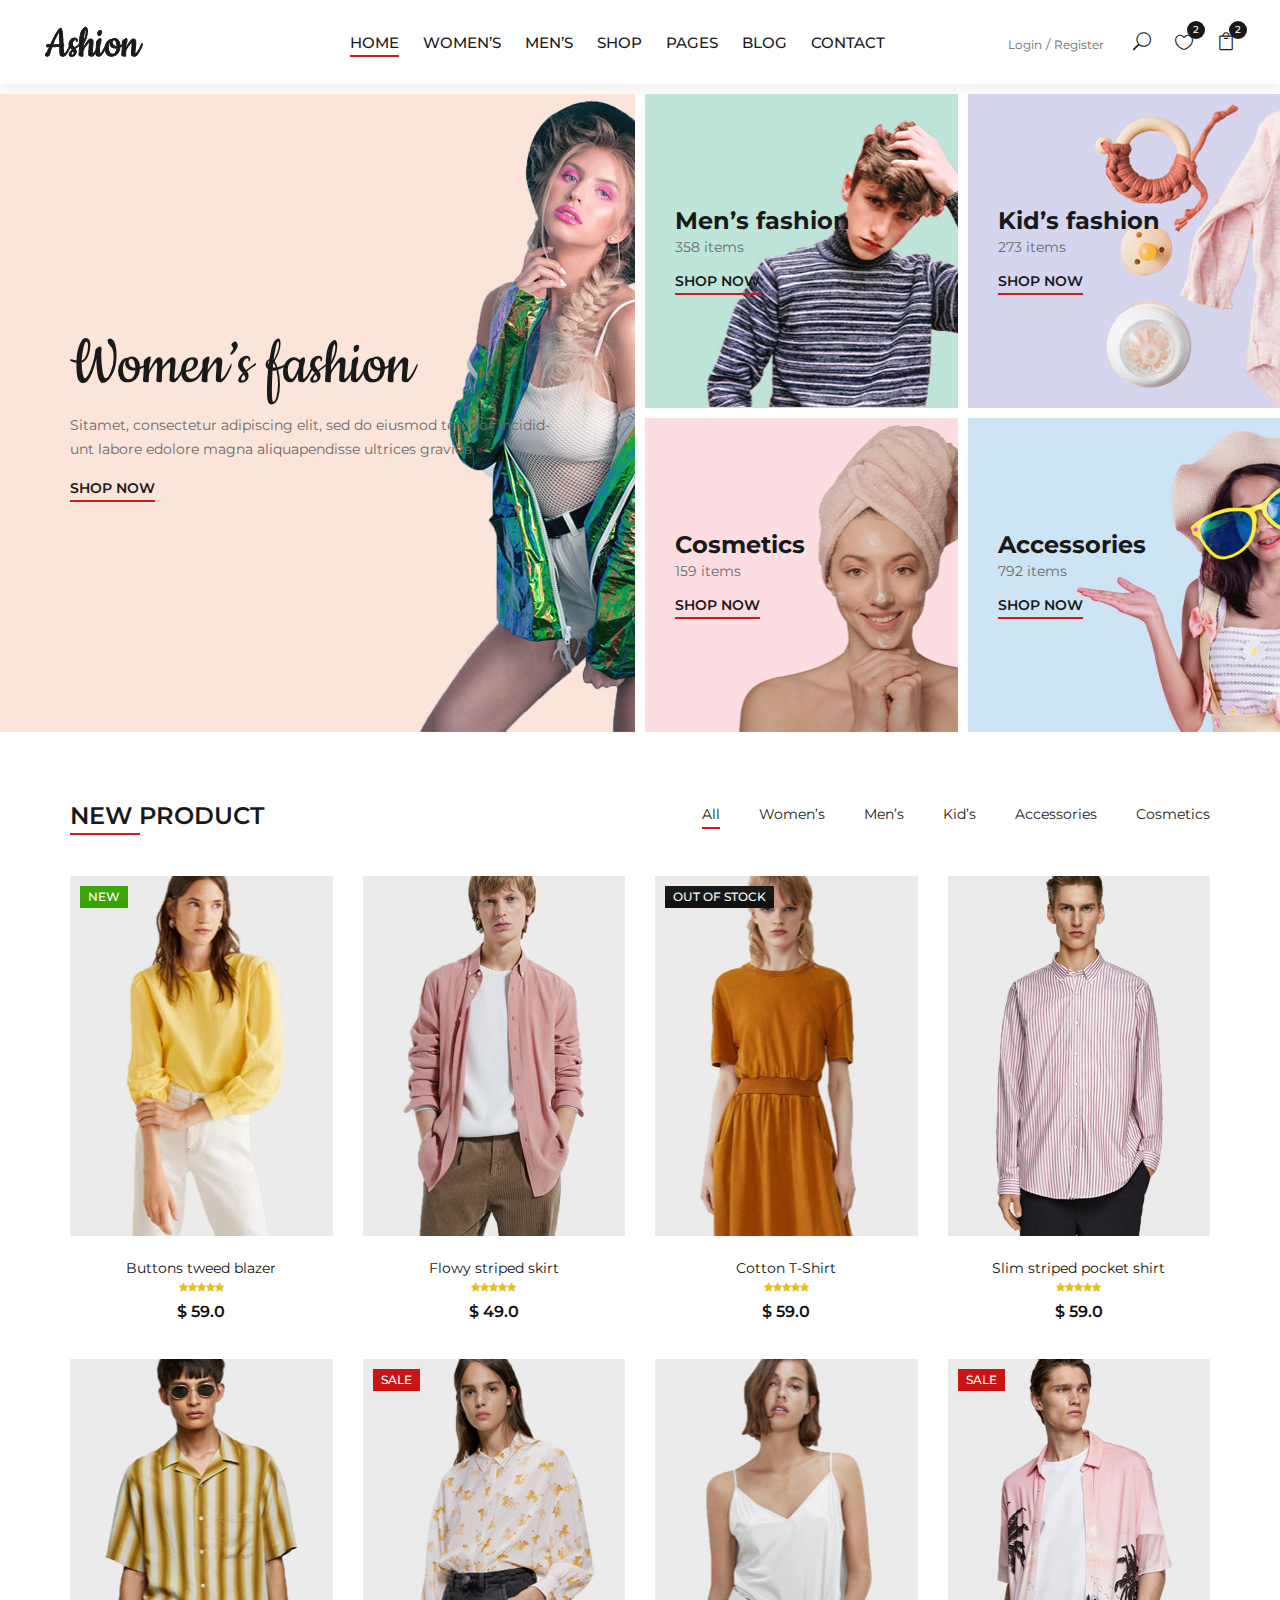
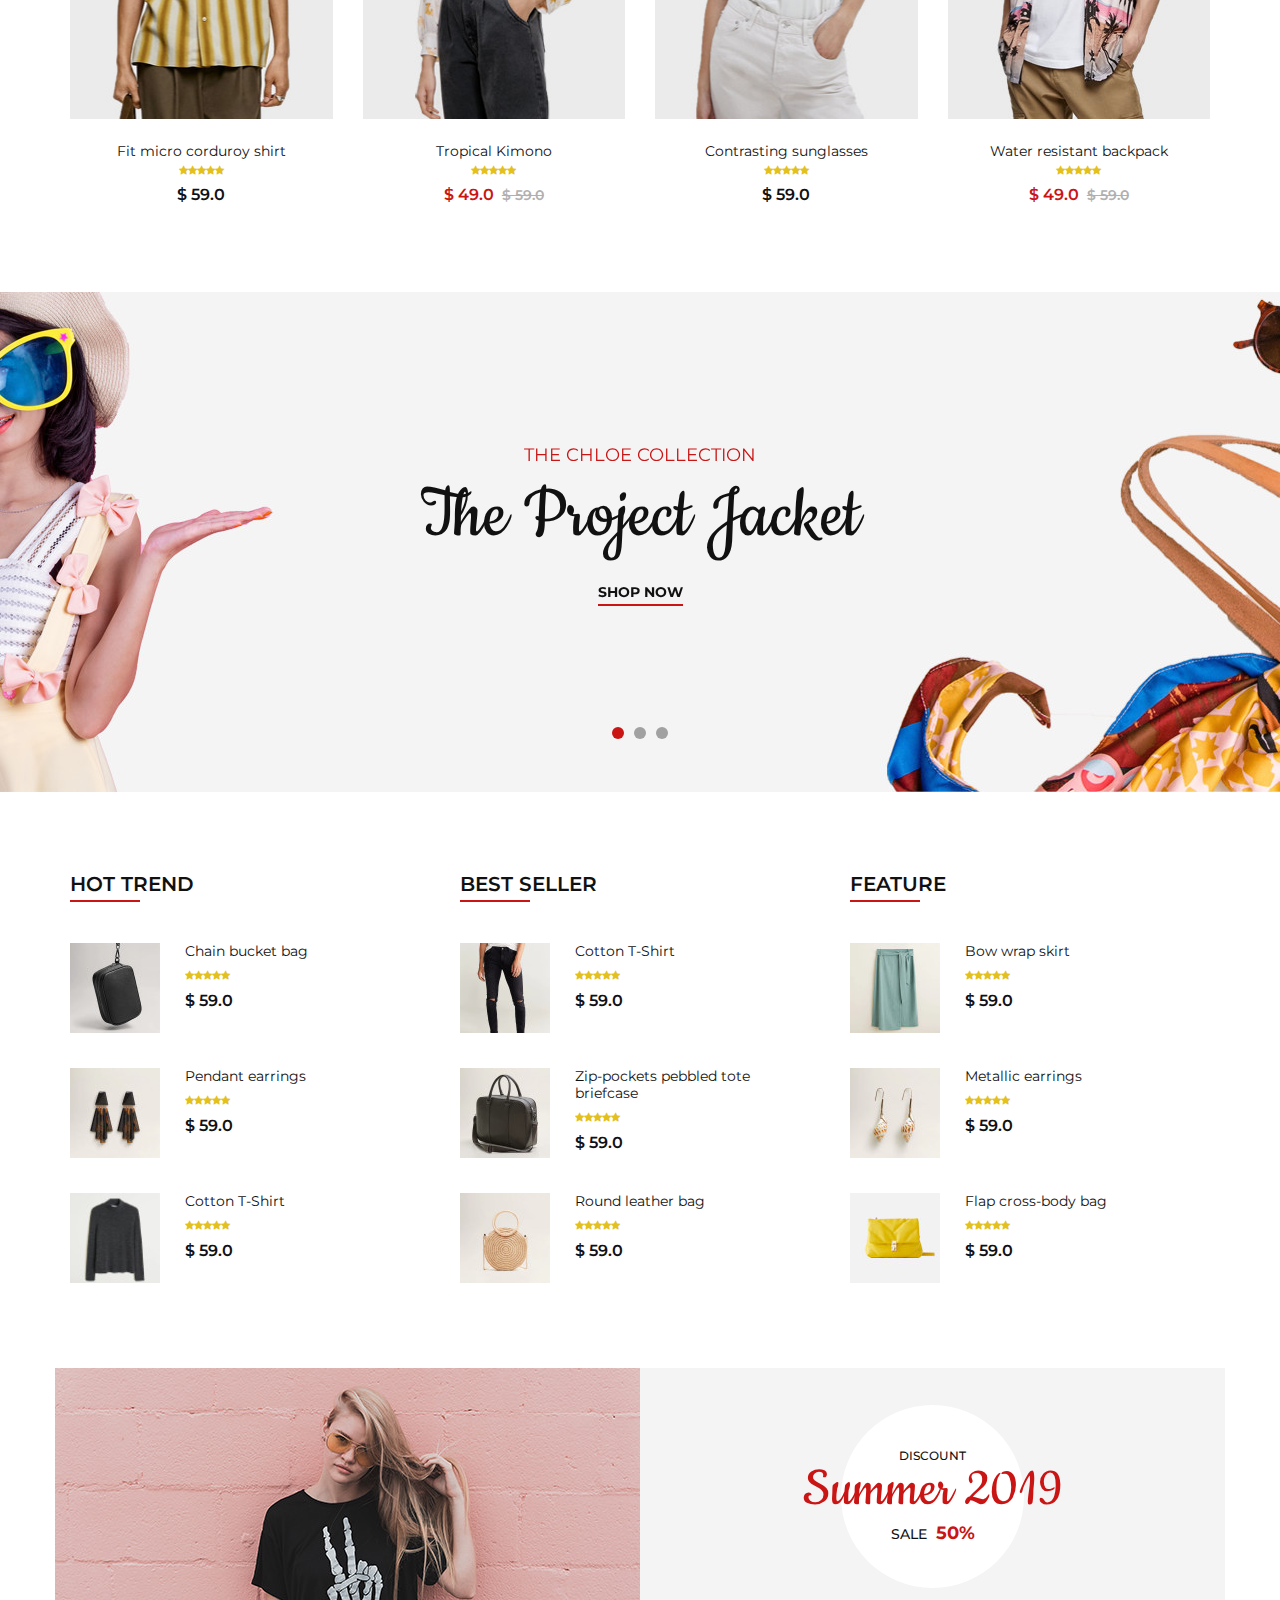
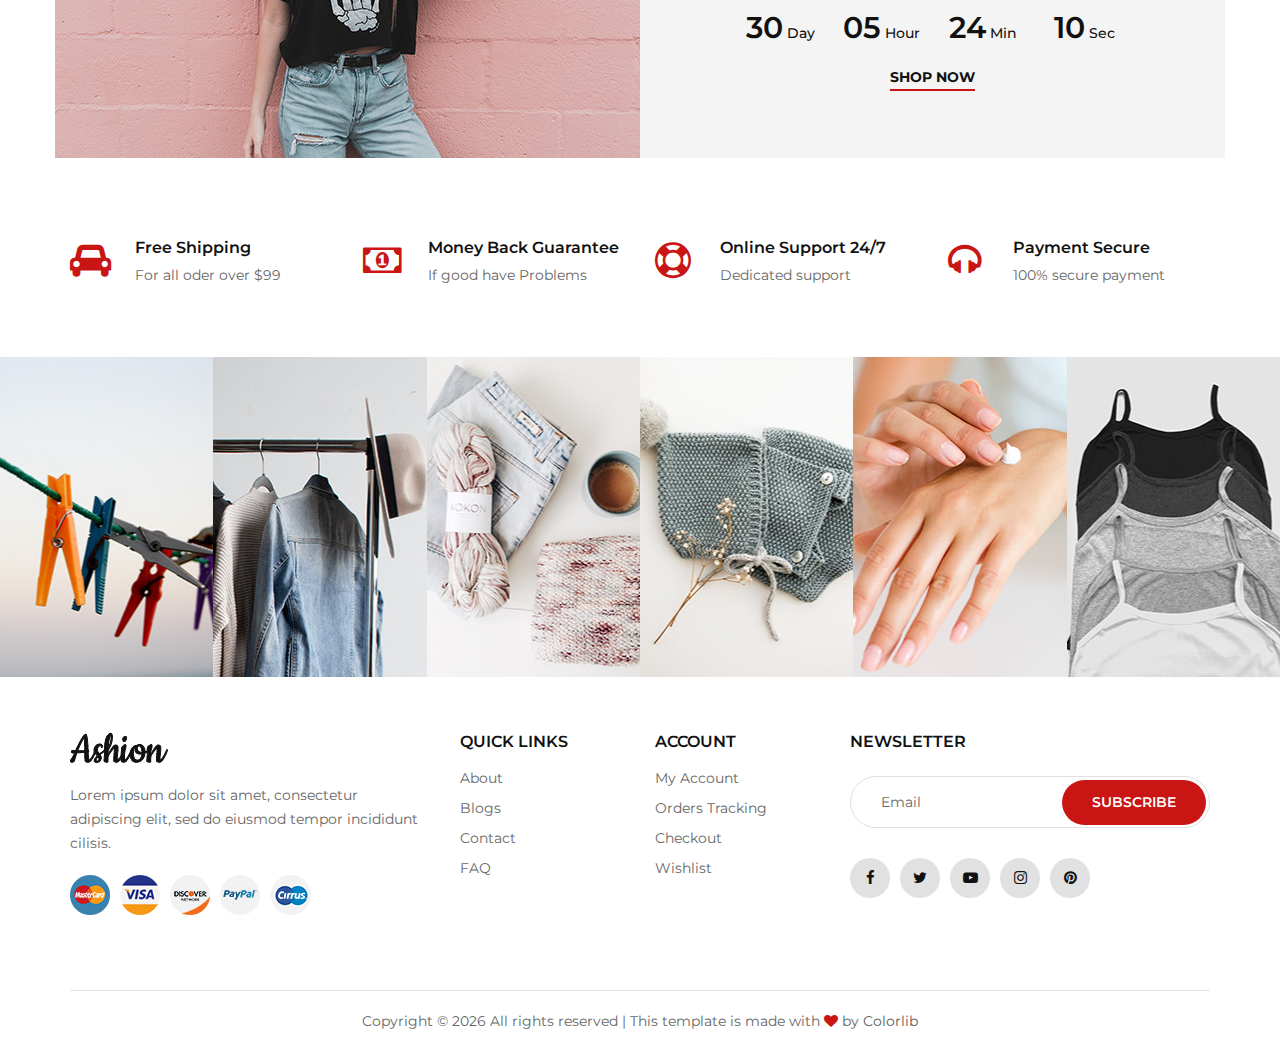
<file: ashion-master/index.html>
<!DOCTYPE html>
<html lang="zxx">

<head>
    <meta charset="UTF-8">
    <meta name="description" content="Ashion Template">
    <meta name="keywords" content="Ashion, unica, creative, html">
    <meta name="viewport" content="width=device-width, initial-scale=1.0">
    <meta http-equiv="X-UA-Compatible" content="ie=edge">
    <title>Ashion | Template</title>

    <!-- Google Font -->
    <link href="https://fonts.googleapis.com/css2?family=Cookie&display=swap" rel="stylesheet">
    <link href="https://fonts.googleapis.com/css2?family=Montserrat:wght@400;500;600;700;800;900&display=swap"
    rel="stylesheet">

    <!-- Css Styles -->
    <link rel="stylesheet" href="css/bootstrap.min.css" type="text/css">
    <link rel="stylesheet" href="css/font-awesome.min.css" type="text/css">
    <link rel="stylesheet" href="css/elegant-icons.css" type="text/css">
    <link rel="stylesheet" href="css/jquery-ui.min.css" type="text/css">
    <link rel="stylesheet" href="css/magnific-popup.css" type="text/css">
    <link rel="stylesheet" href="css/owl.carousel.min.css" type="text/css">
    <link rel="stylesheet" href="css/slicknav.min.css" type="text/css">
    <link rel="stylesheet" href="css/style.css" type="text/css">
</head>

<body>
    <!-- Page Preloder -->
    <div id="preloder">
        <div class="loader"></div>
    </div>

    <!-- Offcanvas Menu Begin -->
    <div class="offcanvas-menu-overlay"></div>
    <div class="offcanvas-menu-wrapper">
        <div class="offcanvas__close">+</div>
        <ul class="offcanvas__widget">
            <li><span class="icon_search search-switch"></span></li>
            <li><a href="#"><span class="icon_heart_alt"></span>
                <div class="tip">2</div>
            </a></li>
            <li><a href="#"><span class="icon_bag_alt"></span>
                <div class="tip">2</div>
            </a></li>
        </ul>
        <div class="offcanvas__logo">
            <a href="./index.html"><img src="img/logo.png" alt=""></a>
        </div>
        <div id="mobile-menu-wrap"></div>
        <div class="offcanvas__auth">
            <a href="#">Login</a>
            <a href="#">Register</a>
        </div>
    </div>
    <!-- Offcanvas Menu End -->

    <!-- Header Section Begin -->
    <header class="header">
        <div class="container-fluid">
            <div class="row">
                <div class="col-xl-3 col-lg-2">
                    <div class="header__logo">
                        <a href="./index.html"><img src="img/logo.png" alt=""></a>
                    </div>
                </div>
                <div class="col-xl-6 col-lg-7">
                    <nav class="header__menu">
                        <ul>
                            <li class="active"><a href="./index.html">Home</a></li>
                            <li><a href="#">Women’s</a></li>
                            <li><a href="#">Men’s</a></li>
                            <li><a href="./shop.html">Shop</a></li>
                            <li><a href="#">Pages</a>
                                <ul class="dropdown">
                                    <li><a href="./product-details.html">Product Details</a></li>
                                    <li><a href="./shop-cart.html">Shop Cart</a></li>
                                    <li><a href="./checkout.html">Checkout</a></li>
                                    <li><a href="./blog-details.html">Blog Details</a></li>
                                </ul>
                            </li>
                            <li><a href="./blog.html">Blog</a></li>
                            <li><a href="./contact.html">Contact</a></li>
                        </ul>
                    </nav>
                </div>
                <div class="col-lg-3">
                    <div class="header__right">
                        <div class="header__right__auth">
                            <a href="#">Login</a>
                            <a href="#">Register</a>
                        </div>
                        <ul class="header__right__widget">
                            <li><span class="icon_search search-switch"></span></li>
                            <li><a href="#"><span class="icon_heart_alt"></span>
                                <div class="tip">2</div>
                            </a></li>
                            <li><a href="#"><span class="icon_bag_alt"></span>
                                <div class="tip">2</div>
                            </a></li>
                        </ul>
                    </div>
                </div>
            </div>
            <div class="canvas__open">
                <i class="fa fa-bars"></i>
            </div>
        </div>
    </header>
    <!-- Header Section End -->

    <!-- Categories Section Begin -->
    <section class="categories">
        <div class="container-fluid">
            <div class="row">
                <div class="col-lg-6 p-0">
                    <div class="categories__item categories__large__item set-bg"
                    data-setbg="img/categories/category-1.jpg">
                    <div class="categories__text">
                        <h1>Women’s fashion</h1>
                        <p>Sitamet, consectetur adipiscing elit, sed do eiusmod tempor incidid-unt labore
                        edolore magna aliquapendisse ultrices gravida.</p>
                        <a href="#">Shop now</a>
                    </div>
                </div>
            </div>
            <div class="col-lg-6">
                <div class="row">
                    <div class="col-lg-6 col-md-6 col-sm-6 p-0">
                        <div class="categories__item set-bg" data-setbg="img/categories/category-2.jpg">
                            <div class="categories__text">
                                <h4>Men’s fashion</h4>
                                <p>358 items</p>
                                <a href="#">Shop now</a>
                            </div>
                        </div>
                    </div>
                    <div class="col-lg-6 col-md-6 col-sm-6 p-0">
                        <div class="categories__item set-bg" data-setbg="img/categories/category-3.jpg">
                            <div class="categories__text">
                                <h4>Kid’s fashion</h4>
                                <p>273 items</p>
                                <a href="#">Shop now</a>
                            </div>
                        </div>
                    </div>
                    <div class="col-lg-6 col-md-6 col-sm-6 p-0">
                        <div class="categories__item set-bg" data-setbg="img/categories/category-4.jpg">
                            <div class="categories__text">
                                <h4>Cosmetics</h4>
                                <p>159 items</p>
                                <a href="#">Shop now</a>
                            </div>
                        </div>
                    </div>
                    <div class="col-lg-6 col-md-6 col-sm-6 p-0">
                        <div class="categories__item set-bg" data-setbg="img/categories/category-5.jpg">
                            <div class="categories__text">
                                <h4>Accessories</h4>
                                <p>792 items</p>
                                <a href="#">Shop now</a>
                            </div>
                        </div>
                    </div>
                </div>
            </div>
        </div>
    </div>
</section>
<!-- Categories Section End -->

<!-- Product Section Begin -->
<section class="product spad">
    <div class="container">
        <div class="row">
            <div class="col-lg-4 col-md-4">
                <div class="section-title">
                    <h4>New product</h4>
                </div>
            </div>
            <div class="col-lg-8 col-md-8">
                <ul class="filter__controls">
                    <li class="active" data-filter="*">All</li>
                    <li data-filter=".women">Women’s</li>
                    <li data-filter=".men">Men’s</li>
                    <li data-filter=".kid">Kid’s</li>
                    <li data-filter=".accessories">Accessories</li>
                    <li data-filter=".cosmetic">Cosmetics</li>
                </ul>
            </div>
        </div>
        <div class="row property__gallery">
            <div class="col-lg-3 col-md-4 col-sm-6 mix women">
                <div class="product__item">
                    <div class="product__item__pic set-bg" data-setbg="img/product/product-1.jpg">
                        <div class="label new">New</div>
                        <ul class="product__hover">
                            <li><a href="img/product/product-1.jpg" class="image-popup"><span class="arrow_expand"></span></a></li>
                            <li><a href="#"><span class="icon_heart_alt"></span></a></li>
                            <li><a href="#"><span class="icon_bag_alt"></span></a></li>
                        </ul>
                    </div>
                    <div class="product__item__text">
                        <h6><a href="#">Buttons tweed blazer</a></h6>
                        <div class="rating">
                            <i class="fa fa-star"></i>
                            <i class="fa fa-star"></i>
                            <i class="fa fa-star"></i>
                            <i class="fa fa-star"></i>
                            <i class="fa fa-star"></i>
                        </div>
                        <div class="product__price">$ 59.0</div>
                    </div>
                </div>
            </div>
            <div class="col-lg-3 col-md-4 col-sm-6 mix men">
                <div class="product__item">
                    <div class="product__item__pic set-bg" data-setbg="img/product/product-2.jpg">
                        <ul class="product__hover">
                            <li><a href="img/product/product-2.jpg" class="image-popup"><span class="arrow_expand"></span></a></li>
                            <li><a href="#"><span class="icon_heart_alt"></span></a></li>
                            <li><a href="#"><span class="icon_bag_alt"></span></a></li>
                        </ul>
                    </div>
                    <div class="product__item__text">
                        <h6><a href="#">Flowy striped skirt</a></h6>
                        <div class="rating">
                            <i class="fa fa-star"></i>
                            <i class="fa fa-star"></i>
                            <i class="fa fa-star"></i>
                            <i class="fa fa-star"></i>
                            <i class="fa fa-star"></i>
                        </div>
                        <div class="product__price">$ 49.0</div>
                    </div>
                </div>
            </div>
            <div class="col-lg-3 col-md-4 col-sm-6 mix accessories">
                <div class="product__item">
                    <div class="product__item__pic set-bg" data-setbg="img/product/product-3.jpg">
                        <div class="label stockout">out of stock</div>
                        <ul class="product__hover">
                            <li><a href="img/product/product-3.jpg" class="image-popup"><span class="arrow_expand"></span></a></li>
                            <li><a href="#"><span class="icon_heart_alt"></span></a></li>
                            <li><a href="#"><span class="icon_bag_alt"></span></a></li>
                        </ul>
                    </div>
                    <div class="product__item__text">
                        <h6><a href="#">Cotton T-Shirt</a></h6>
                        <div class="rating">
                            <i class="fa fa-star"></i>
                            <i class="fa fa-star"></i>
                            <i class="fa fa-star"></i>
                            <i class="fa fa-star"></i>
                            <i class="fa fa-star"></i>
                        </div>
                        <div class="product__price">$ 59.0</div>
                    </div>
                </div>
            </div>
            <div class="col-lg-3 col-md-4 col-sm-6 mix cosmetic">
                <div class="product__item">
                    <div class="product__item__pic set-bg" data-setbg="img/product/product-4.jpg">
                        <ul class="product__hover">
                            <li><a href="img/product/product-4.jpg" class="image-popup"><span class="arrow_expand"></span></a></li>
                            <li><a href="#"><span class="icon_heart_alt"></span></a></li>
                            <li><a href="#"><span class="icon_bag_alt"></span></a></li>
                        </ul>
                    </div>
                    <div class="product__item__text">
                        <h6><a href="#">Slim striped pocket shirt</a></h6>
                        <div class="rating">
                            <i class="fa fa-star"></i>
                            <i class="fa fa-star"></i>
                            <i class="fa fa-star"></i>
                            <i class="fa fa-star"></i>
                            <i class="fa fa-star"></i>
                        </div>
                        <div class="product__price">$ 59.0</div>
                    </div>
                </div>
            </div>
            <div class="col-lg-3 col-md-4 col-sm-6 mix kid">
                <div class="product__item">
                    <div class="product__item__pic set-bg" data-setbg="img/product/product-5.jpg">
                        <ul class="product__hover">
                            <li><a href="img/product/product-5.jpg" class="image-popup"><span class="arrow_expand"></span></a></li>
                            <li><a href="#"><span class="icon_heart_alt"></span></a></li>
                            <li><a href="#"><span class="icon_bag_alt"></span></a></li>
                        </ul>
                    </div>
                    <div class="product__item__text">
                        <h6><a href="#">Fit micro corduroy shirt</a></h6>
                        <div class="rating">
                            <i class="fa fa-star"></i>
                            <i class="fa fa-star"></i>
                            <i class="fa fa-star"></i>
                            <i class="fa fa-star"></i>
                            <i class="fa fa-star"></i>
                        </div>
                        <div class="product__price">$ 59.0</div>
                    </div>
                </div>
            </div>
            <div class="col-lg-3 col-md-4 col-sm-6 mix women men kid accessories cosmetic">
                <div class="product__item sale">
                    <div class="product__item__pic set-bg" data-setbg="img/product/product-6.jpg">
                        <div class="label sale">Sale</div>
                        <ul class="product__hover">
                            <li><a href="img/product/product-6.jpg" class="image-popup"><span class="arrow_expand"></span></a></li>
                            <li><a href="#"><span class="icon_heart_alt"></span></a></li>
                            <li><a href="#"><span class="icon_bag_alt"></span></a></li>
                        </ul>
                    </div>
                    <div class="product__item__text">
                        <h6><a href="#">Tropical Kimono</a></h6>
                        <div class="rating">
                            <i class="fa fa-star"></i>
                            <i class="fa fa-star"></i>
                            <i class="fa fa-star"></i>
                            <i class="fa fa-star"></i>
                            <i class="fa fa-star"></i>
                        </div>
                        <div class="product__price">$ 49.0 <span>$ 59.0</span></div>
                    </div>
                </div>
            </div>
            <div class="col-lg-3 col-md-4 col-sm-6 mix women men kid accessories cosmetic">
                <div class="product__item">
                    <div class="product__item__pic set-bg" data-setbg="img/product/product-7.jpg">
                        <ul class="product__hover">
                            <li><a href="img/product/product-7.jpg" class="image-popup"><span class="arrow_expand"></span></a></li>
                            <li><a href="#"><span class="icon_heart_alt"></span></a></li>
                            <li><a href="#"><span class="icon_bag_alt"></span></a></li>
                        </ul>
                    </div>
                    <div class="product__item__text">
                        <h6><a href="#">Contrasting sunglasses</a></h6>
                        <div class="rating">
                            <i class="fa fa-star"></i>
                            <i class="fa fa-star"></i>
                            <i class="fa fa-star"></i>
                            <i class="fa fa-star"></i>
                            <i class="fa fa-star"></i>
                        </div>
                        <div class="product__price">$ 59.0</div>
                    </div>
                </div>
            </div>
            <div class="col-lg-3 col-md-4 col-sm-6 mix women men kid accessories cosmetic">
                <div class="product__item sale">
                    <div class="product__item__pic set-bg" data-setbg="img/product/product-8.jpg">
                        <div class="label">Sale</div>
                        <ul class="product__hover">
                            <li><a href="img/product/product-8.jpg" class="image-popup"><span class="arrow_expand"></span></a></li>
                            <li><a href="#"><span class="icon_heart_alt"></span></a></li>
                            <li><a href="#"><span class="icon_bag_alt"></span></a></li>
                        </ul>
                    </div>
                    <div class="product__item__text">
                        <h6><a href="#">Water resistant backpack</a></h6>
                        <div class="rating">
                            <i class="fa fa-star"></i>
                            <i class="fa fa-star"></i>
                            <i class="fa fa-star"></i>
                            <i class="fa fa-star"></i>
                            <i class="fa fa-star"></i>
                        </div>
                        <div class="product__price">$ 49.0 <span>$ 59.0</span></div>
                    </div>
                </div>
            </div>
        </div>
    </div>
</section>
<!-- Product Section End -->

<!-- Banner Section Begin -->
<section class="banner set-bg" data-setbg="img/banner/banner-1.jpg">
    <div class="container">
        <div class="row">
            <div class="col-xl-7 col-lg-8 m-auto">
                <div class="banner__slider owl-carousel">
                    <div class="banner__item">
                        <div class="banner__text">
                            <span>The Chloe Collection</span>
                            <h1>The Project Jacket</h1>
                            <a href="#">Shop now</a>
                        </div>
                    </div>
                    <div class="banner__item">
                        <div class="banner__text">
                            <span>The Chloe Collection</span>
                            <h1>The Project Jacket</h1>
                            <a href="#">Shop now</a>
                        </div>
                    </div>
                    <div class="banner__item">
                        <div class="banner__text">
                            <span>The Chloe Collection</span>
                            <h1>The Project Jacket</h1>
                            <a href="#">Shop now</a>
                        </div>
                    </div>
                </div>
            </div>
        </div>
    </div>
</section>
<!-- Banner Section End -->

<!-- Trend Section Begin -->
<section class="trend spad">
    <div class="container">
        <div class="row">
            <div class="col-lg-4 col-md-4 col-sm-6">
                <div class="trend__content">
                    <div class="section-title">
                        <h4>Hot Trend</h4>
                    </div>
                    <div class="trend__item">
                        <div class="trend__item__pic">
                            <img src="img/trend/ht-1.jpg" alt="">
                        </div>
                        <div class="trend__item__text">
                            <h6>Chain bucket bag</h6>
                            <div class="rating">
                                <i class="fa fa-star"></i>
                                <i class="fa fa-star"></i>
                                <i class="fa fa-star"></i>
                                <i class="fa fa-star"></i>
                                <i class="fa fa-star"></i>
                            </div>
                            <div class="product__price">$ 59.0</div>
                        </div>
                    </div>
                    <div class="trend__item">
                        <div class="trend__item__pic">
                            <img src="img/trend/ht-2.jpg" alt="">
                        </div>
                        <div class="trend__item__text">
                            <h6>Pendant earrings</h6>
                            <div class="rating">
                                <i class="fa fa-star"></i>
                                <i class="fa fa-star"></i>
                                <i class="fa fa-star"></i>
                                <i class="fa fa-star"></i>
                                <i class="fa fa-star"></i>
                            </div>
                            <div class="product__price">$ 59.0</div>
                        </div>
                    </div>
                    <div class="trend__item">
                        <div class="trend__item__pic">
                            <img src="img/trend/ht-3.jpg" alt="">
                        </div>
                        <div class="trend__item__text">
                            <h6>Cotton T-Shirt</h6>
                            <div class="rating">
                                <i class="fa fa-star"></i>
                                <i class="fa fa-star"></i>
                                <i class="fa fa-star"></i>
                                <i class="fa fa-star"></i>
                                <i class="fa fa-star"></i>
                            </div>
                            <div class="product__price">$ 59.0</div>
                        </div>
                    </div>
                </div>
            </div>
            <div class="col-lg-4 col-md-4 col-sm-6">
                <div class="trend__content">
                    <div class="section-title">
                        <h4>Best seller</h4>
                    </div>
                    <div class="trend__item">
                        <div class="trend__item__pic">
                            <img src="img/trend/bs-1.jpg" alt="">
                        </div>
                        <div class="trend__item__text">
                            <h6>Cotton T-Shirt</h6>
                            <div class="rating">
                                <i class="fa fa-star"></i>
                                <i class="fa fa-star"></i>
                                <i class="fa fa-star"></i>
                                <i class="fa fa-star"></i>
                                <i class="fa fa-star"></i>
                            </div>
                            <div class="product__price">$ 59.0</div>
                        </div>
                    </div>
                    <div class="trend__item">
                        <div class="trend__item__pic">
                            <img src="img/trend/bs-2.jpg" alt="">
                        </div>
                        <div class="trend__item__text">
                            <h6>Zip-pockets pebbled tote <br />briefcase</h6>
                            <div class="rating">
                                <i class="fa fa-star"></i>
                                <i class="fa fa-star"></i>
                                <i class="fa fa-star"></i>
                                <i class="fa fa-star"></i>
                                <i class="fa fa-star"></i>
                            </div>
                            <div class="product__price">$ 59.0</div>
                        </div>
                    </div>
                    <div class="trend__item">
                        <div class="trend__item__pic">
                            <img src="img/trend/bs-3.jpg" alt="">
                        </div>
                        <div class="trend__item__text">
                            <h6>Round leather bag</h6>
                            <div class="rating">
                                <i class="fa fa-star"></i>
                                <i class="fa fa-star"></i>
                                <i class="fa fa-star"></i>
                                <i class="fa fa-star"></i>
                                <i class="fa fa-star"></i>
                            </div>
                            <div class="product__price">$ 59.0</div>
                        </div>
                    </div>
                </div>
            </div>
            <div class="col-lg-4 col-md-4 col-sm-6">
                <div class="trend__content">
                    <div class="section-title">
                        <h4>Feature</h4>
                    </div>
                    <div class="trend__item">
                        <div class="trend__item__pic">
                            <img src="img/trend/f-1.jpg" alt="">
                        </div>
                        <div class="trend__item__text">
                            <h6>Bow wrap skirt</h6>
                            <div class="rating">
                                <i class="fa fa-star"></i>
                                <i class="fa fa-star"></i>
                                <i class="fa fa-star"></i>
                                <i class="fa fa-star"></i>
                                <i class="fa fa-star"></i>
                            </div>
                            <div class="product__price">$ 59.0</div>
                        </div>
                    </div>
                    <div class="trend__item">
                        <div class="trend__item__pic">
                            <img src="img/trend/f-2.jpg" alt="">
                        </div>
                        <div class="trend__item__text">
                            <h6>Metallic earrings</h6>
                            <div class="rating">
                                <i class="fa fa-star"></i>
                                <i class="fa fa-star"></i>
                                <i class="fa fa-star"></i>
                                <i class="fa fa-star"></i>
                                <i class="fa fa-star"></i>
                            </div>
                            <div class="product__price">$ 59.0</div>
                        </div>
                    </div>
                    <div class="trend__item">
                        <div class="trend__item__pic">
                            <img src="img/trend/f-3.jpg" alt="">
                        </div>
                        <div class="trend__item__text">
                            <h6>Flap cross-body bag</h6>
                            <div class="rating">
                                <i class="fa fa-star"></i>
                                <i class="fa fa-star"></i>
                                <i class="fa fa-star"></i>
                                <i class="fa fa-star"></i>
                                <i class="fa fa-star"></i>
                            </div>
                            <div class="product__price">$ 59.0</div>
                        </div>
                    </div>
                </div>
            </div>
        </div>
    </div>
</section>
<!-- Trend Section End -->

<!-- Discount Section Begin -->
<section class="discount">
    <div class="container">
        <div class="row">
            <div class="col-lg-6 p-0">
                <div class="discount__pic">
                    <img src="img/discount.jpg" alt="">
                </div>
            </div>
            <div class="col-lg-6 p-0">
                <div class="discount__text">
                    <div class="discount__text__title">
                        <span>Discount</span>
                        <h2>Summer 2019</h2>
                        <h5><span>Sale</span> 50%</h5>
                    </div>
                    <div class="discount__countdown" id="countdown-time">
                        <div class="countdown__item">
                            <span>22</span>
                            <p>Days</p>
                        </div>
                        <div class="countdown__item">
                            <span>18</span>
                            <p>Hour</p>
                        </div>
                        <div class="countdown__item">
                            <span>46</span>
                            <p>Min</p>
                        </div>
                        <div class="countdown__item">
                            <span>05</span>
                            <p>Sec</p>
                        </div>
                    </div>
                    <a href="#">Shop now</a>
                </div>
            </div>
        </div>
    </div>
</section>
<!-- Discount Section End -->

<!-- Services Section Begin -->
<section class="services spad">
    <div class="container">
        <div class="row">
            <div class="col-lg-3 col-md-4 col-sm-6">
                <div class="services__item">
                    <i class="fa fa-car"></i>
                    <h6>Free Shipping</h6>
                    <p>For all oder over $99</p>
                </div>
            </div>
            <div class="col-lg-3 col-md-4 col-sm-6">
                <div class="services__item">
                    <i class="fa fa-money"></i>
                    <h6>Money Back Guarantee</h6>
                    <p>If good have Problems</p>
                </div>
            </div>
            <div class="col-lg-3 col-md-4 col-sm-6">
                <div class="services__item">
                    <i class="fa fa-support"></i>
                    <h6>Online Support 24/7</h6>
                    <p>Dedicated support</p>
                </div>
            </div>
            <div class="col-lg-3 col-md-4 col-sm-6">
                <div class="services__item">
                    <i class="fa fa-headphones"></i>
                    <h6>Payment Secure</h6>
                    <p>100% secure payment</p>
                </div>
            </div>
        </div>
    </div>
</section>
<!-- Services Section End -->

<!-- Instagram Begin -->
<div class="instagram">
    <div class="container-fluid">
        <div class="row">
            <div class="col-lg-2 col-md-4 col-sm-4 p-0">
                <div class="instagram__item set-bg" data-setbg="img/instagram/insta-1.jpg">
                    <div class="instagram__text">
                        <i class="fa fa-instagram"></i>
                        <a href="#">@ ashion_shop</a>
                    </div>
                </div>
            </div>
            <div class="col-lg-2 col-md-4 col-sm-4 p-0">
                <div class="instagram__item set-bg" data-setbg="img/instagram/insta-2.jpg">
                    <div class="instagram__text">
                        <i class="fa fa-instagram"></i>
                        <a href="#">@ ashion_shop</a>
                    </div>
                </div>
            </div>
            <div class="col-lg-2 col-md-4 col-sm-4 p-0">
                <div class="instagram__item set-bg" data-setbg="img/instagram/insta-3.jpg">
                    <div class="instagram__text">
                        <i class="fa fa-instagram"></i>
                        <a href="#">@ ashion_shop</a>
                    </div>
                </div>
            </div>
            <div class="col-lg-2 col-md-4 col-sm-4 p-0">
                <div class="instagram__item set-bg" data-setbg="img/instagram/insta-4.jpg">
                    <div class="instagram__text">
                        <i class="fa fa-instagram"></i>
                        <a href="#">@ ashion_shop</a>
                    </div>
                </div>
            </div>
            <div class="col-lg-2 col-md-4 col-sm-4 p-0">
                <div class="instagram__item set-bg" data-setbg="img/instagram/insta-5.jpg">
                    <div class="instagram__text">
                        <i class="fa fa-instagram"></i>
                        <a href="#">@ ashion_shop</a>
                    </div>
                </div>
            </div>
            <div class="col-lg-2 col-md-4 col-sm-4 p-0">
                <div class="instagram__item set-bg" data-setbg="img/instagram/insta-6.jpg">
                    <div class="instagram__text">
                        <i class="fa fa-instagram"></i>
                        <a href="#">@ ashion_shop</a>
                    </div>
                </div>
            </div>
        </div>
    </div>
</div>
<!-- Instagram End -->

<!-- Footer Section Begin -->
<footer class="footer">
    <div class="container">
        <div class="row">
            <div class="col-lg-4 col-md-6 col-sm-7">
                <div class="footer__about">
                    <div class="footer__logo">
                        <a href="./index.html"><img src="img/logo.png" alt=""></a>
                    </div>
                    <p>Lorem ipsum dolor sit amet, consectetur adipiscing elit, sed do eiusmod tempor incididunt
                    cilisis.</p>
                    <div class="footer__payment">
                        <a href="#"><img src="img/payment/payment-1.png" alt=""></a>
                        <a href="#"><img src="img/payment/payment-2.png" alt=""></a>
                        <a href="#"><img src="img/payment/payment-3.png" alt=""></a>
                        <a href="#"><img src="img/payment/payment-4.png" alt=""></a>
                        <a href="#"><img src="img/payment/payment-5.png" alt=""></a>
                    </div>
                </div>
            </div>
            <div class="col-lg-2 col-md-3 col-sm-5">
                <div class="footer__widget">
                    <h6>Quick links</h6>
                    <ul>
                        <li><a href="#">About</a></li>
                        <li><a href="#">Blogs</a></li>
                        <li><a href="#">Contact</a></li>
                        <li><a href="#">FAQ</a></li>
                    </ul>
                </div>
            </div>
            <div class="col-lg-2 col-md-3 col-sm-4">
                <div class="footer__widget">
                    <h6>Account</h6>
                    <ul>
                        <li><a href="#">My Account</a></li>
                        <li><a href="#">Orders Tracking</a></li>
                        <li><a href="#">Checkout</a></li>
                        <li><a href="#">Wishlist</a></li>
                    </ul>
                </div>
            </div>
            <div class="col-lg-4 col-md-8 col-sm-8">
                <div class="footer__newslatter">
                    <h6>NEWSLETTER</h6>
                    <form action="#">
                        <input type="text" placeholder="Email">
                        <button type="submit" class="site-btn">Subscribe</button>
                    </form>
                    <div class="footer__social">
                        <a href="#"><i class="fa fa-facebook"></i></a>
                        <a href="#"><i class="fa fa-twitter"></i></a>
                        <a href="#"><i class="fa fa-youtube-play"></i></a>
                        <a href="#"><i class="fa fa-instagram"></i></a>
                        <a href="#"><i class="fa fa-pinterest"></i></a>
                    </div>
                </div>
            </div>
        </div>
        <div class="row">
            <div class="col-lg-12">
                <!-- Link back to Colorlib can't be removed. Template is licensed under CC BY 3.0. -->
                <div class="footer__copyright__text">
                    <p>Copyright &copy; <script>document.write(new Date().getFullYear());</script> All rights reserved | This template is made with <i class="fa fa-heart" aria-hidden="true"></i> by <a href="https://colorlib.com" target="_blank">Colorlib</a></p>
                </div>
                <!-- Link back to Colorlib can't be removed. Template is licensed under CC BY 3.0. -->
            </div>
        </div>
    </div>
</footer>
<!-- Footer Section End -->

<!-- Search Begin -->
<div class="search-model">
    <div class="h-100 d-flex align-items-center justify-content-center">
        <div class="search-close-switch">+</div>
        <form class="search-model-form">
            <input type="text" id="search-input" placeholder="Search here.....">
        </form>
    </div>
</div>
<!-- Search End -->

<!-- Js Plugins -->
<script src="js/jquery-3.3.1.min.js"></script>
<script src="js/bootstrap.min.js"></script>
<script src="js/jquery.magnific-popup.min.js"></script>
<script src="js/jquery-ui.min.js"></script>
<script src="js/mixitup.min.js"></script>
<script src="js/jquery.countdown.min.js"></script>
<script src="js/jquery.slicknav.js"></script>
<script src="js/owl.carousel.min.js"></script>
<script src="js/jquery.nicescroll.min.js"></script>
<script src="js/main.js"></script>
</body>

</html>
</file>
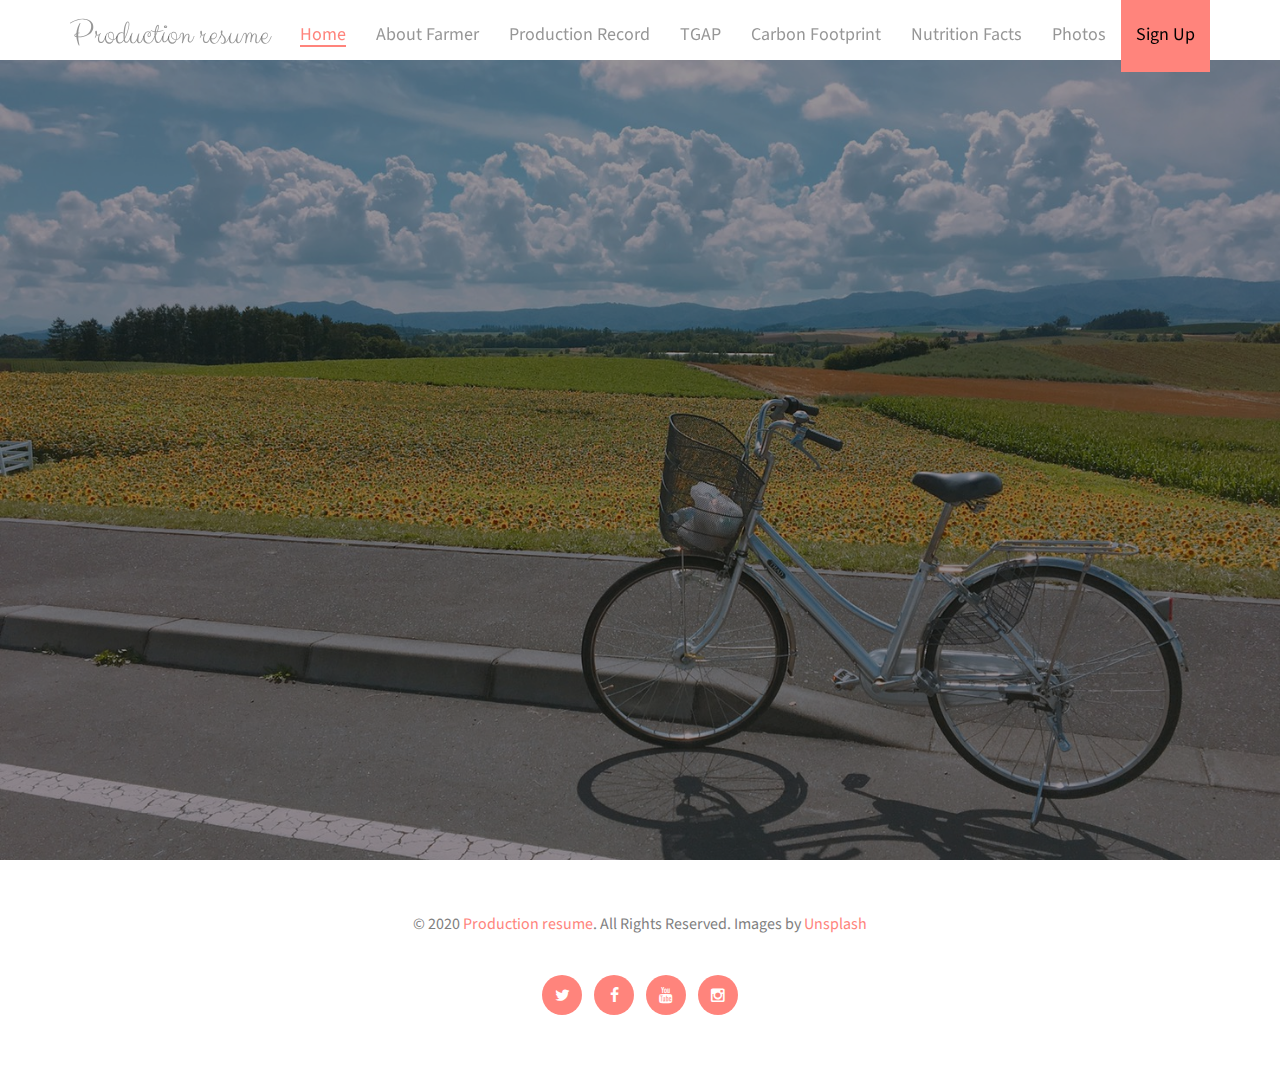
<file: Personal_interface.html>
<!DOCTYPE html>
<!--[if lt IE 7]>      <html class="no-js lt-ie9 lt-ie8 lt-ie7"> <![endif]-->
<!--[if IE 7]>         <html class="no-js lt-ie9 lt-ie8"> <![endif]-->
<!--[if IE 8]>         <html class="no-js lt-ie9"> <![endif]-->
<!--[if gt IE 8]><!--> <html class="no-js"> <!--<![endif]-->
	<head>
		
	<meta charset="utf-8">
	<meta http-equiv="X-UA-Compatible" content="IE=edge">
	<title>Production resume &mdash; 100% Free Fully Responsive HTML5 Template by qbootstrap.com</title>
	<meta name="viewport" content="width=device-width, initial-scale=1">
	<meta name="description" content="Free HTML5 Template by QBOOTSTRAP.COM" />
	<meta name="keywords" content="free html5, free template, free bootstrap, html5, css3, mobile first, responsive" />
	<meta name="author" content="QBOOTSTRAP.COM" />
  

  <!-- 
	//////////////////////////////////////////////////////

	FREE HTML5 TEMPLATE 
	DESIGNED & DEVELOPED by QBOOTSTRAP.COM
		
	Website: 		http://qbootstrap.com/
	Email: 			info@qbootstrap.com
	Twitter: 		http://twitter.com/Q_bootstrap
	Facebook: 		https://www.facebook.com/Qbootstrap
	//////////////////////////////////////////////////////
	 -->

  	<!-- Facebook and Twitter integration -->
	<meta property="og:title" content=""/>
	<meta property="og:image" content=""/>
	<meta property="og:url" content=""/>
	<meta property="og:site_name" content=""/>
	<meta property="og:description" content=""/>
	<meta name="twitter:title" content="" />
	<meta name="twitter:image" content="" />
	<meta name="twitter:url" content="" />
	<meta name="twitter:card" content="" />

	<!-- Place favicon.ico and apple-touch-icon.png in the root directory -->
	<link rel="shortcut icon" href="favicon.ico">

	<link href='https://fonts.googleapis.com/css?family=Source+Sans+Pro:400,300,600,400italic,700' rel='stylesheet' type='text/css'>
	<link href="https://fonts.googleapis.com/css?family=Clicker+Script" rel="stylesheet">
	
	<!-- Animate.css -->
	<link rel="stylesheet" href="css/animate.css">
	<!-- Icomoon Icon Fonts-->
	<link rel="stylesheet" href="css/icomoon.css">
	<!-- Simple Line Icons -->
	<link rel="stylesheet" href="css/simple-line-icons.css">
	<!-- Owl Carousel -->
	<link rel="stylesheet" href="css/owl.carousel.min.css">
	<link rel="stylesheet" href="css/owl.theme.default.min.css">
	<!-- Magnific popup  -->
	<link rel="stylesheet" href="css/magnific-popup.css">
	<!-- Bootstrap  -->
	<link rel="stylesheet" href="css/bootstrap.css">
	
	<link rel="stylesheet" href="css/style.css">

	<!-- Modernizr JS -->
	<script src="js/modernizr-2.6.2.min.js"></script>
	<!-- FOR IE9 below -->
	<!--[if lt IE 9]>
	<script src="js/respond.min.js"></script>
	<![endif]-->

	</head>
	<body>
	<header role="banner" id="qbootstrap-header">
		<div class="container">
			<!-- <div class="row"> -->
		    <nav class="navbar navbar-default">
	        <div class="navbar-header">
	        	<!-- Mobile Toggle Menu Button -->
				<a href="#" class="js-qbootstrap-nav-toggle qbootstrap-nav-toggle" data-toggle="collapse" data-target="#navbar" aria-expanded="false" aria-controls="navbar"><i></i></a>
	          	<a class="navbar-brand" href="index.html">Production resume</a> 
	        </div>
	        <div id="navbar" class="navbar-collapse collapse">
	          <ul class="nav navbar-nav navbar-right">
	            <li class="active"><a href="#" data-nav-section="home"><span>Home</span></a></li>
	            <li><a href="#" data-nav-section="about-farmer"><span>About Farmer</span></a></li>
	            <li><a href="#" data-nav-section="production-story"><span>Production Record</span></a></li>
	            <li><a href="#" data-nav-section="tgap"><span>TGAP</span></a></li>
	            <li><a href="#" data-nav-section="carbon-footprint"><span>Carbon Footprint</span></a></li>
	            <li><a href="#" data-nav-section="nutrition-facts"><span>Nutrition Facts</span></a></li>
	            <li><a href="#" data-nav-section="picture"><span>Photos</span></a>	
                <li><a href="login_system.html" class="bttn button_login"><span style="color:#000">Sign Up</span></a></li>
            
	          </ul>
	        </div>
		    </nav>
		  <!-- </div>
<button class="js-qbootstrap-nav-toggle qbootstrap-nav-toggle" id="close-button"><i></i></button>
-->
	  </div>
	</header>
	
	<div class="qbootstrap-hero" data-section="home">
		<div class="qbootstrap-overlay"></div>
		<div class="qbootstrap-cover text-center" data-stellar-background-ratio="0.5" style="background-image: url(images/bike.jpg);">
			<div class="display-t">
				<div class="display-tc">
					<div class="container">
						<div class="col-md-10 col-md-offset-1">
							<div class="animate-box svg-sm colored">
								<img src="images/flaticon/svg/004-nature.svg" class="svg" alt="Free HTML5 Bootstrap Template by QBootstrap.com">
								<h1 class="holder"><span>The food of</span></h1>
                                <h2>Production resume</h2>
							</div>
						</div>
					</div>
				</div>
			</div>
		</div>
	</div>


	<footer id="footer" role="contentinfo">
		<div class="container">
			<div class="row row-bottom-padded-sm">
				<div class="col-md-12">
					<p class="copyright text-center">&copy; 2020 <a href="index.html">Production resume</a>. All Rights Reserved. Images by <a href="https://www.google.com/search?q=%E8%A5%BF%E7%93%9C&rlz=1C1GCEA_enTW893TW893&source=lnms&tbm=isch&sa=X&ved=2ahUKEwiw6tChh_DqAhVDyIsBHVQACPYQ_AUoAXoECB8QAw&biw=1280&bih=610" target="_blank">Unsplash</a></p>
				</div>
			</div>
			<div class="row">
				<div class="col-md-12 text-center">
					<ul class="social social-circle">
						<li><a href="#"><i class="icon-twitter"></i></a></li>
						<li><a href="#"><i class="icon-facebook"></i></a></li>
						<li><a href="#"><i class="icon-youtube"></i></a></li>
						<li><a href="#"><i class="icon-instagram"></i></a></li>
					</ul>
				</div>
			</div>
		</div>
	</footer>
	
	
	<!-- jQuery -->
	<script src="js/jquery.min.js"></script>
	<!-- jQuery Easing -->
	<script src="js/jquery.easing.1.3.js"></script>
	<!-- Bootstrap -->
	<script src="js/bootstrap.min.js"></script>
	<!-- Waypoints -->
	<script src="js/jquery.waypoints.min.js"></script>
	<!-- YTPlayer -->
	<script src="js/jquery.mb.YTPlayer.min.js"></script>
	<!-- Flexslider -->
	<script src="js/jquery.flexslider-min.js"></script>
	<!-- Owl Carousel -->
	<script src="js/owl.carousel.min.js"></script>
	<!-- Parallax -->
	<script src="js/jquery.stellar.min.js"></script>
	<!-- Magnific Popup -->
	<script src="js/jquery.magnific-popup.min.js"></script>
	<script src="js/magnific-popup-options.js"></script>
	<!-- Main JS (Do not remove) -->
	<script src="js/main.js"></script>

	</body>
</html>
</file>
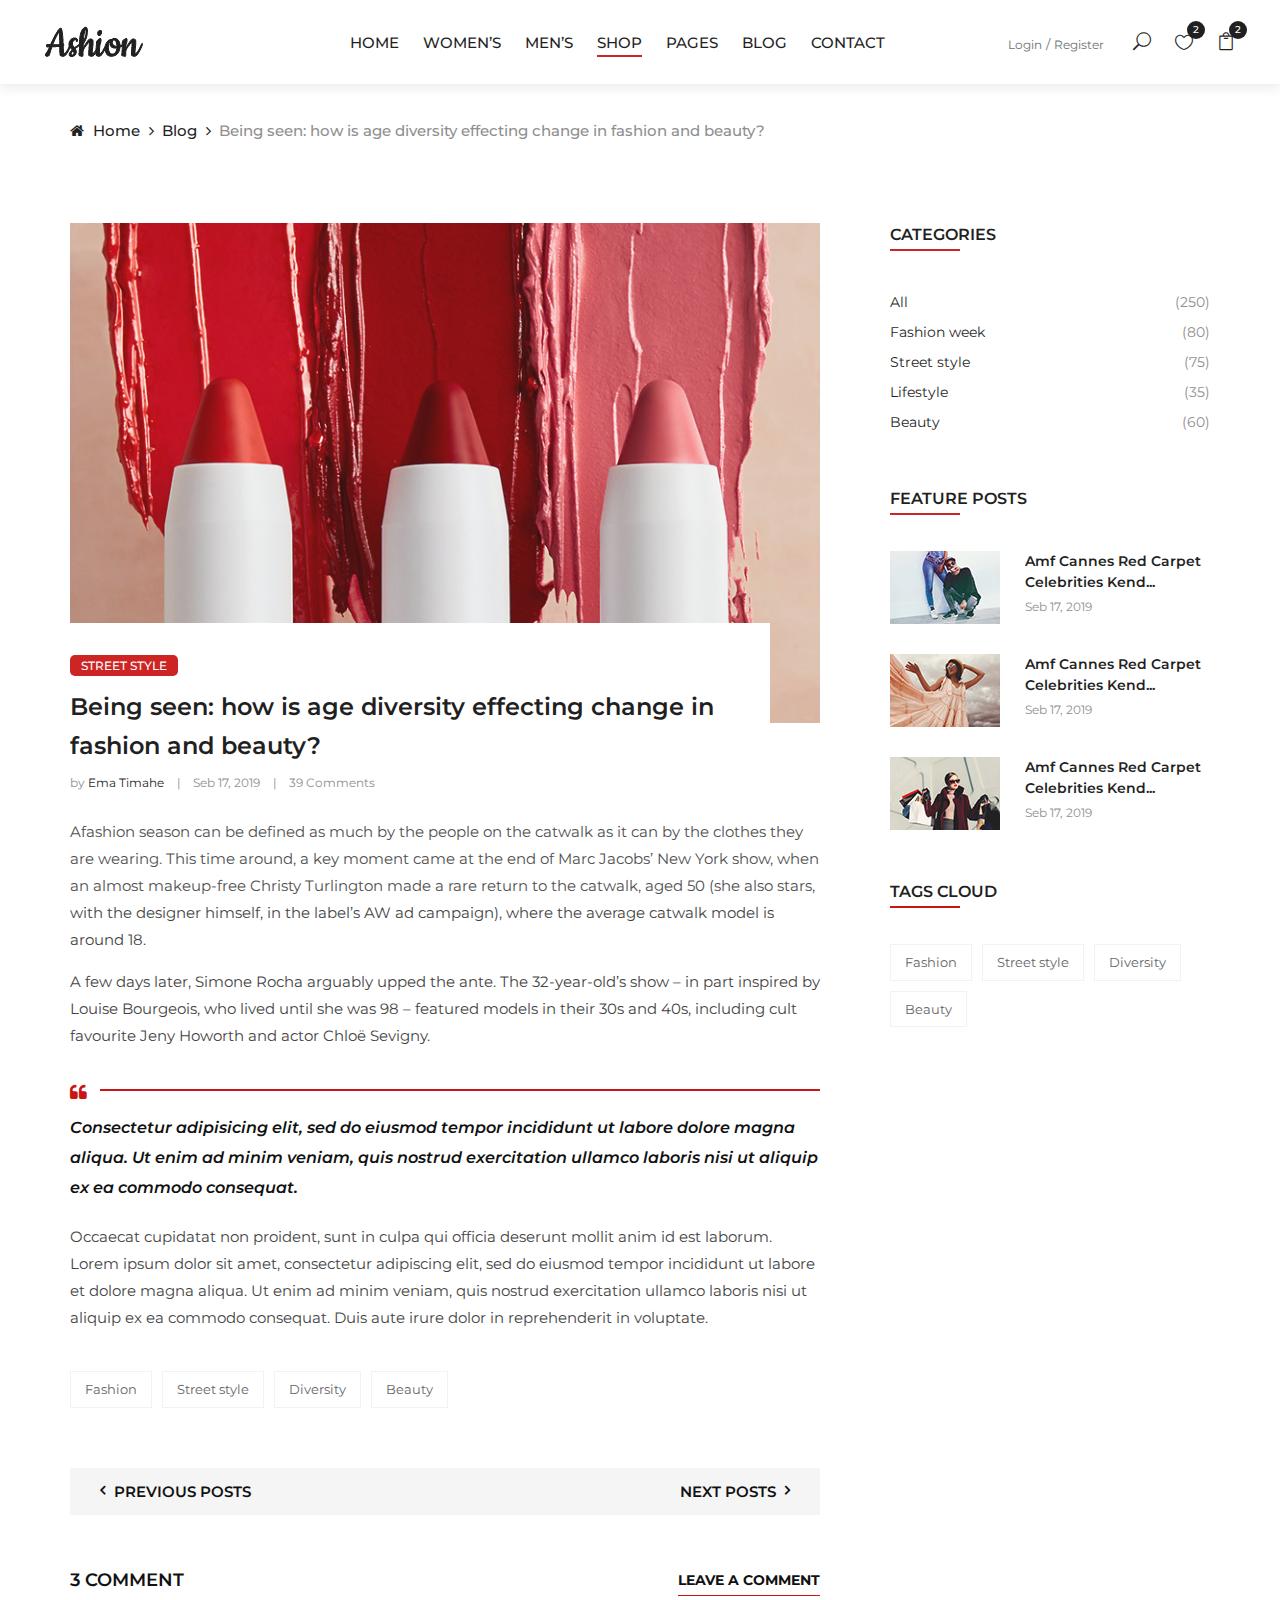
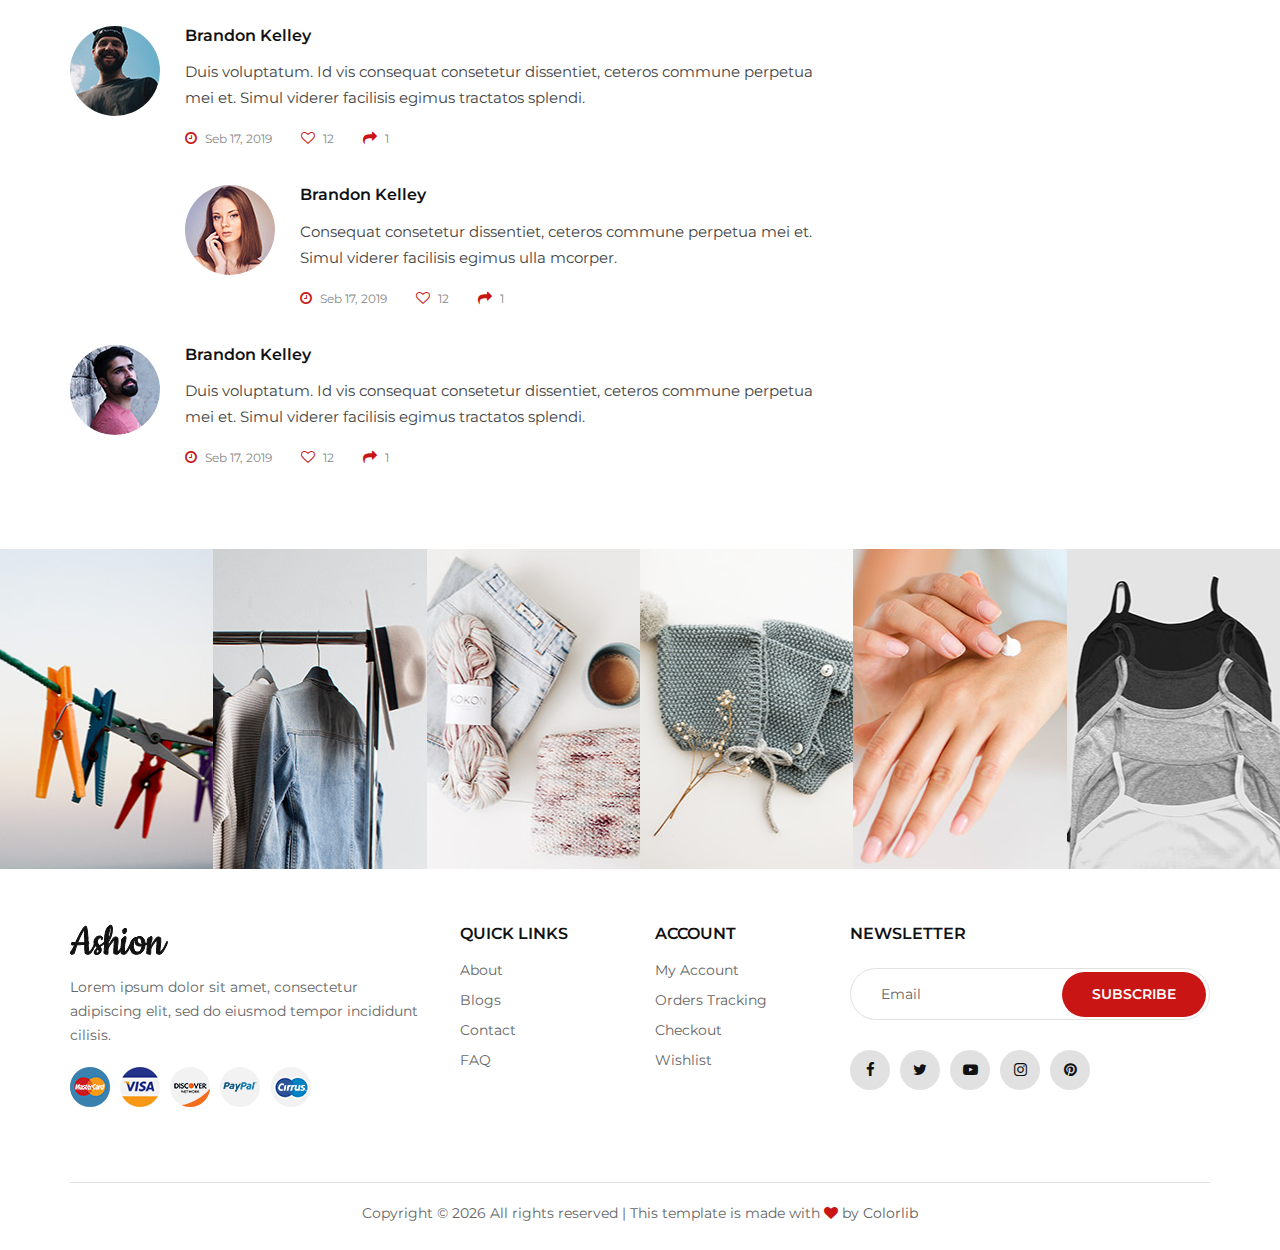
<file: ashion-master/blog-details.html>
<!DOCTYPE html>
<html lang="zxx">

<head>
    <meta charset="UTF-8">
    <meta name="description" content="Ashion Template">
    <meta name="keywords" content="Ashion, unica, creative, html">
    <meta name="viewport" content="width=device-width, initial-scale=1.0">
    <meta http-equiv="X-UA-Compatible" content="ie=edge">
    <title>Ashion | Template</title>

    <!-- Google Font -->
    <link href="https://fonts.googleapis.com/css2?family=Cookie&display=swap" rel="stylesheet">
    <link href="https://fonts.googleapis.com/css2?family=Montserrat:wght@400;500;600;700;800;900&display=swap"
    rel="stylesheet">

    <!-- Css Styles -->
    <link rel="stylesheet" href="css/bootstrap.min.css" type="text/css">
    <link rel="stylesheet" href="css/font-awesome.min.css" type="text/css">
    <link rel="stylesheet" href="css/elegant-icons.css" type="text/css">
    <link rel="stylesheet" href="css/jquery-ui.min.css" type="text/css">
    <link rel="stylesheet" href="css/magnific-popup.css" type="text/css">
    <link rel="stylesheet" href="css/owl.carousel.min.css" type="text/css">
    <link rel="stylesheet" href="css/slicknav.min.css" type="text/css">
    <link rel="stylesheet" href="css/style.css" type="text/css">
</head>

<body>
    <!-- Page Preloder -->
    <div id="preloder">
        <div class="loader"></div>
    </div>

    <!-- Offcanvas Menu Begin -->
    <div class="offcanvas-menu-overlay"></div>
    <div class="offcanvas-menu-wrapper">
        <div class="offcanvas__close">+</div>
        <ul class="offcanvas__widget">
            <li><span class="icon_search search-switch"></span></li>
            <li><a href="#"><span class="icon_heart_alt"></span>
                <div class="tip">2</div>
            </a></li>
            <li><a href="#"><span class="icon_bag_alt"></span>
                <div class="tip">2</div>
            </a></li>
        </ul>
        <div class="offcanvas__logo">
            <a href="./index.html"><img src="img/logo.png" alt=""></a>
        </div>
        <div id="mobile-menu-wrap"></div>
        <div class="offcanvas__auth">
            <a href="#">Login</a>
            <a href="#">Register</a>
        </div>
    </div>
    <!-- Offcanvas Menu End -->

    <!-- Header Section Begin -->
    <header class="header">
        <div class="container-fluid">
            <div class="row">
                <div class="col-xl-3 col-lg-2">
                    <div class="header__logo">
                        <a href="./index.html"><img src="img/logo.png" alt=""></a>
                    </div>
                </div>
                <div class="col-xl-6 col-lg-7">
                    <nav class="header__menu">
                        <ul>
                            <li><a href="./index.html">Home</a></li>
                            <li><a href="#">Women’s</a></li>
                            <li><a href="#">Men’s</a></li>
                            <li class="active"><a href="./shop.html">Shop</a></li>
                            <li><a href="#">Pages</a>
                                <ul class="dropdown">
                                    <li><a href="./product-details.html">Product Details</a></li>
                                    <li><a href="./shop-cart.html">Shop Cart</a></li>
                                    <li><a href="./checkout.html">Checkout</a></li>
                                    <li><a href="./blog-details.html">Blog Details</a></li>
                                </ul>
                            </li>
                            <li><a href="./blog.html">Blog</a></li>
                            <li><a href="./contact.html">Contact</a></li>
                        </ul>
                    </nav>
                </div>
                <div class="col-lg-3">
                    <div class="header__right">
                        <div class="header__right__auth">
                            <a href="#">Login</a>
                            <a href="#">Register</a>
                        </div>
                        <ul class="header__right__widget">
                            <li><span class="icon_search search-switch"></span></li>
                            <li><a href="#"><span class="icon_heart_alt"></span>
                                <div class="tip">2</div>
                            </a></li>
                            <li><a href="#"><span class="icon_bag_alt"></span>
                                <div class="tip">2</div>
                            </a></li>
                        </ul>
                    </div>
                </div>
            </div>
            <div class="canvas__open">
                <i class="fa fa-bars"></i>
            </div>
        </div>
    </header>
    <!-- Header Section End -->

    <!-- Breadcrumb Begin -->
    <div class="breadcrumb-option">
        <div class="container">
            <div class="row">
                <div class="col-lg-12">
                    <div class="breadcrumb__links">
                        <a href="./index.html"><i class="fa fa-home"></i> Home</a>
                        <a href="./blog.html">Blog</a>
                        <span>Being seen: how is age diversity effecting change in fashion and beauty?</span>
                    </div>
                </div>
            </div>
        </div>
    </div>
    <!-- Breadcrumb End -->

    <!-- Blog Details Section Begin -->
    <section class="blog-details spad">
        <div class="container">
            <div class="row">
                <div class="col-lg-8 col-md-8">
                    <div class="blog__details__content">
                        <div class="blog__details__item">
                            <img src="img/blog/details/blog-details.jpg" alt="">
                            <div class="blog__details__item__title">
                                <span class="tip">Street style</span>
                                <h4>Being seen: how is age diversity effecting change in fashion and beauty?</h4>
                                <ul>
                                    <li>by <span>Ema Timahe</span></li>
                                    <li>Seb 17, 2019</li>
                                    <li>39 Comments</li>
                                </ul>
                            </div>
                        </div>
                        <div class="blog__details__desc">
                            <p>Afashion season can be defined as much by the people on the catwalk as it can by the
                                clothes they are wearing. This time around, a key moment came at the end of Marc Jacobs’
                                New York show, when an almost makeup-free Christy Turlington made a rare return to the
                                catwalk, aged 50 (she also stars, with the designer himself, in the label’s AW ad
                            campaign), where the average catwalk model is around 18.</p>
                            <p>A few days later, Simone Rocha arguably upped the ante. The 32-year-old’s show – in part
                                inspired by Louise Bourgeois, who lived until she was 98 – featured models in their 30s
                            and 40s, including cult favourite Jeny Howorth and actor Chloë Sevigny.</p>
                        </div>
                        <div class="blog__details__quote">
                            <div class="icon"><i class="fa fa-quote-left"></i></div>
                            <p>Consectetur adipisicing elit, sed do eiusmod tempor incididunt ut labore dolore magna
                                aliqua. Ut enim ad minim veniam, quis nostrud exercitation ullamco laboris nisi ut
                            aliquip ex ea commodo consequat.</p>
                        </div>
                        <div class="blog__details__desc">
                            <p>Occaecat cupidatat non proident, sunt in culpa qui officia deserunt mollit anim id est
                                laborum. Lorem ipsum dolor sit amet, consectetur adipiscing elit, sed do eiusmod tempor
                                incididunt ut labore et dolore magna aliqua. Ut enim ad minim veniam, quis nostrud
                                exercitation ullamco laboris nisi ut aliquip ex ea commodo consequat. Duis aute irure
                            dolor in reprehenderit in voluptate.</p>
                        </div>
                        <div class="blog__details__tags">
                            <a href="#">Fashion</a>
                            <a href="#">Street style</a>
                            <a href="#">Diversity</a>
                            <a href="#">Beauty</a>
                        </div>
                        <div class="blog__details__btns">
                            <div class="row">
                                <div class="col-lg-6 col-md-6 col-sm-6">
                                    <div class="blog__details__btn__item">
                                        <h6><a href="#"><i class="fa fa-angle-left"></i> Previous posts</a></h6>
                                    </div>
                                </div>
                                <div class="col-lg-6 col-md-6 col-sm-6">
                                    <div class="blog__details__btn__item blog__details__btn__item--next">
                                        <h6><a href="#">Next posts <i class="fa fa-angle-right"></i></a></h6>
                                    </div>
                                </div>
                            </div>
                        </div>
                        <div class="blog__details__comment">
                            <h5>3 Comment</h5>
                            <a href="#" class="leave-btn">Leave a comment</a>
                            <div class="blog__comment__item">
                                <div class="blog__comment__item__pic">
                                    <img src="img/blog/details/comment-1.jpg" alt="">
                                </div>
                                <div class="blog__comment__item__text">
                                    <h6>Brandon Kelley</h6>
                                    <p>Duis voluptatum. Id vis consequat consetetur dissentiet, ceteros commune perpetua
                                    mei et. Simul viderer facilisis egimus tractatos splendi.</p>
                                    <ul>
                                        <li><i class="fa fa-clock-o"></i> Seb 17, 2019</li>
                                        <li><i class="fa fa-heart-o"></i> 12</li>
                                        <li><i class="fa fa-share"></i> 1</li>
                                    </ul>
                                </div>
                            </div>
                            <div class="blog__comment__item blog__comment__item--reply">
                                <div class="blog__comment__item__pic">
                                    <img src="img/blog/details/comment-2.jpg" alt="">
                                </div>
                                <div class="blog__comment__item__text">
                                    <h6>Brandon Kelley</h6>
                                    <p>Consequat consetetur dissentiet, ceteros commune perpetua mei et. Simul viderer
                                    facilisis egimus ulla mcorper.</p>
                                    <ul>
                                        <li><i class="fa fa-clock-o"></i> Seb 17, 2019</li>
                                        <li><i class="fa fa-heart-o"></i> 12</li>
                                        <li><i class="fa fa-share"></i> 1</li>
                                    </ul>
                                </div>
                            </div>
                            <div class="blog__comment__item">
                                <div class="blog__comment__item__pic">
                                    <img src="img/blog/details/comment-3.jpg" alt="">
                                </div>
                                <div class="blog__comment__item__text">
                                    <h6>Brandon Kelley</h6>
                                    <p>Duis voluptatum. Id vis consequat consetetur dissentiet, ceteros commune perpetua
                                    mei et. Simul viderer facilisis egimus tractatos splendi.</p>
                                    <ul>
                                        <li><i class="fa fa-clock-o"></i> Seb 17, 2019</li>
                                        <li><i class="fa fa-heart-o"></i> 12</li>
                                        <li><i class="fa fa-share"></i> 1</li>
                                    </ul>
                                </div>
                            </div>
                        </div>
                    </div>
                </div>
                <div class="col-lg-4 col-md-4">
                    <div class="blog__sidebar">
                        <div class="blog__sidebar__item">
                            <div class="section-title">
                                <h4>Categories</h4>
                            </div>
                            <ul>
                                <li><a href="#">All <span>(250)</span></a></li>
                                <li><a href="#">Fashion week <span>(80)</span></a></li>
                                <li><a href="#">Street style <span>(75)</span></a></li>
                                <li><a href="#">Lifestyle <span>(35)</span></a></li>
                                <li><a href="#">Beauty <span>(60)</span></a></li>
                            </ul>
                        </div>
                        <div class="blog__sidebar__item">
                            <div class="section-title">
                                <h4>Feature posts</h4>
                            </div>
                            <a href="#" class="blog__feature__item">
                                <div class="blog__feature__item__pic">
                                    <img src="img/blog/sidebar/fp-1.jpg" alt="">
                                </div>
                                <div class="blog__feature__item__text">
                                    <h6>Amf Cannes Red Carpet Celebrities Kend...</h6>
                                    <span>Seb 17, 2019</span>
                                </div>
                            </a>
                            <a href="#" class="blog__feature__item">
                                <div class="blog__feature__item__pic">
                                    <img src="img/blog/sidebar/fp-2.jpg" alt="">
                                </div>
                                <div class="blog__feature__item__text">
                                    <h6>Amf Cannes Red Carpet Celebrities Kend...</h6>
                                    <span>Seb 17, 2019</span>
                                </div>
                            </a>
                            <a href="#" class="blog__feature__item">
                                <div class="blog__feature__item__pic">
                                    <img src="img/blog/sidebar/fp-3.jpg" alt="">
                                </div>
                                <div class="blog__feature__item__text">
                                    <h6>Amf Cannes Red Carpet Celebrities Kend...</h6>
                                    <span>Seb 17, 2019</span>
                                </div>
                            </a>
                        </div>
                        <div class="blog__sidebar__item">
                            <div class="section-title">
                                <h4>Tags cloud</h4>
                            </div>
                            <div class="blog__sidebar__tags">
                                <a href="#">Fashion</a>
                                <a href="#">Street style</a>
                                <a href="#">Diversity</a>
                                <a href="#">Beauty</a>
                            </div>
                        </div>
                    </div>
                </div>
            </div>
        </div>
    </section>
    <!-- Blog Details Section End -->

    <!-- Instagram Begin -->
    <div class="instagram">
        <div class="container-fluid">
            <div class="row">
                <div class="col-lg-2 col-md-4 col-sm-4 col-md-6 col-sm-6 p-0">
                    <div class="instagram__item set-bg" data-setbg="img/instagram/insta-1.jpg">
                        <div class="instagram__text">
                            <i class="fa fa-instagram"></i>
                            <a href="#">@ ashion_shop</a>
                        </div>
                    </div>
                </div>
                <div class="col-lg-2 col-md-4 col-sm-4 col-md-6 col-sm-6 p-0">
                    <div class="instagram__item set-bg" data-setbg="img/instagram/insta-2.jpg">
                        <div class="instagram__text">
                            <i class="fa fa-instagram"></i>
                            <a href="#">@ ashion_shop</a>
                        </div>
                    </div>
                </div>
                <div class="col-lg-2 col-md-4 col-sm-4 col-md-6 col-sm-6 p-0">
                    <div class="instagram__item set-bg" data-setbg="img/instagram/insta-3.jpg">
                        <div class="instagram__text">
                            <i class="fa fa-instagram"></i>
                            <a href="#">@ ashion_shop</a>
                        </div>
                    </div>
                </div>
                <div class="col-lg-2 col-md-4 col-sm-4 col-md-6 col-sm-6 p-0">
                    <div class="instagram__item set-bg" data-setbg="img/instagram/insta-4.jpg">
                        <div class="instagram__text">
                            <i class="fa fa-instagram"></i>
                            <a href="#">@ ashion_shop</a>
                        </div>
                    </div>
                </div>
                <div class="col-lg-2 col-md-4 col-sm-4 col-md-6 col-sm-6 p-0">
                    <div class="instagram__item set-bg" data-setbg="img/instagram/insta-5.jpg">
                        <div class="instagram__text">
                            <i class="fa fa-instagram"></i>
                            <a href="#">@ ashion_shop</a>
                        </div>
                    </div>
                </div>
                <div class="col-lg-2 col-md-4 col-sm-4 col-md-6 col-sm-6 p-0">
                    <div class="instagram__item set-bg" data-setbg="img/instagram/insta-6.jpg">
                        <div class="instagram__text">
                            <i class="fa fa-instagram"></i>
                            <a href="#">@ ashion_shop</a>
                        </div>
                    </div>
                </div>
            </div>
        </div>
    </div>
    <!-- Instagram End -->

    <!-- Footer Section Begin -->
    <footer class="footer">
        <div class="container">
            <div class="row">
                <div class="col-lg-4 col-md-6 col-sm-7">
                    <div class="footer__about">
                        <div class="footer__logo">
                            <a href="./index.html"><img src="img/logo.png" alt=""></a>
                        </div>
                        <p>Lorem ipsum dolor sit amet, consectetur adipiscing elit, sed do eiusmod tempor incididunt
                        cilisis.</p>
                        <div class="footer__payment">
                            <a href="#"><img src="img/payment/payment-1.png" alt=""></a>
                            <a href="#"><img src="img/payment/payment-2.png" alt=""></a>
                            <a href="#"><img src="img/payment/payment-3.png" alt=""></a>
                            <a href="#"><img src="img/payment/payment-4.png" alt=""></a>
                            <a href="#"><img src="img/payment/payment-5.png" alt=""></a>
                        </div>
                    </div>
                </div>
                <div class="col-lg-2 col-md-3 col-sm-5">
                    <div class="footer__widget">
                        <h6>Quick links</h6>
                        <ul>
                            <li><a href="#">About</a></li>
                            <li><a href="#">Blogs</a></li>
                            <li><a href="#">Contact</a></li>
                            <li><a href="#">FAQ</a></li>
                        </ul>
                    </div>
                </div>
                <div class="col-lg-2 col-md-3 col-sm-4">
                    <div class="footer__widget">
                        <h6>Account</h6>
                        <ul>
                            <li><a href="#">My Account</a></li>
                            <li><a href="#">Orders Tracking</a></li>
                            <li><a href="#">Checkout</a></li>
                            <li><a href="#">Wishlist</a></li>
                        </ul>
                    </div>
                </div>
                <div class="col-lg-4 col-md-8 col-sm-8">
                    <div class="footer__newslatter">
                        <h6>NEWSLETTER</h6>
                        <form action="#">
                            <input type="text" placeholder="Email">
                            <button type="submit" class="site-btn">Subscribe</button>
                        </form>
                        <div class="footer__social">
                            <a href="#"><i class="fa fa-facebook"></i></a>
                            <a href="#"><i class="fa fa-twitter"></i></a>
                            <a href="#"><i class="fa fa-youtube-play"></i></a>
                            <a href="#"><i class="fa fa-instagram"></i></a>
                            <a href="#"><i class="fa fa-pinterest"></i></a>
                        </div>
                    </div>
                </div>
            </div>
            <div class="row">
                <div class="col-lg-12">
                    <!-- Link back to Colorlib can't be removed. Template is licensed under CC BY 3.0. -->
                    <div class="footer__copyright__text">
                        <p>Copyright &copy; <script>document.write(new Date().getFullYear());</script> All rights reserved | This template is made with <i class="fa fa-heart" aria-hidden="true"></i> by <a href="https://colorlib.com" target="_blank">Colorlib</a></p>
                    </div>
                    <!-- Link back to Colorlib can't be removed. Template is licensed under CC BY 3.0. -->
                </div>
            </div>
        </div>
    </footer>
    <!-- Footer Section End -->

    <!-- Search Begin -->
    <div class="search-model">
        <div class="h-100 d-flex align-items-center justify-content-center">
            <div class="search-close-switch">+</div>
            <form class="search-model-form">
                <input type="text" id="search-input" placeholder="Search here.....">
            </form>
        </div>
    </div>
    <!-- Search End -->

    <!-- Js Plugins -->
    <script src="js/jquery-3.3.1.min.js"></script>
    <script src="js/bootstrap.min.js"></script>
    <script src="js/jquery.magnific-popup.min.js"></script>
    <script src="js/jquery-ui.min.js"></script>
    <script src="js/mixitup.min.js"></script>
    <script src="js/jquery.countdown.min.js"></script>
    <script src="js/jquery.slicknav.js"></script>
    <script src="js/owl.carousel.min.js"></script>
    <script src="js/jquery.nicescroll.min.js"></script>
    <script src="js/main.js"></script>
</body>

</html>
</file>
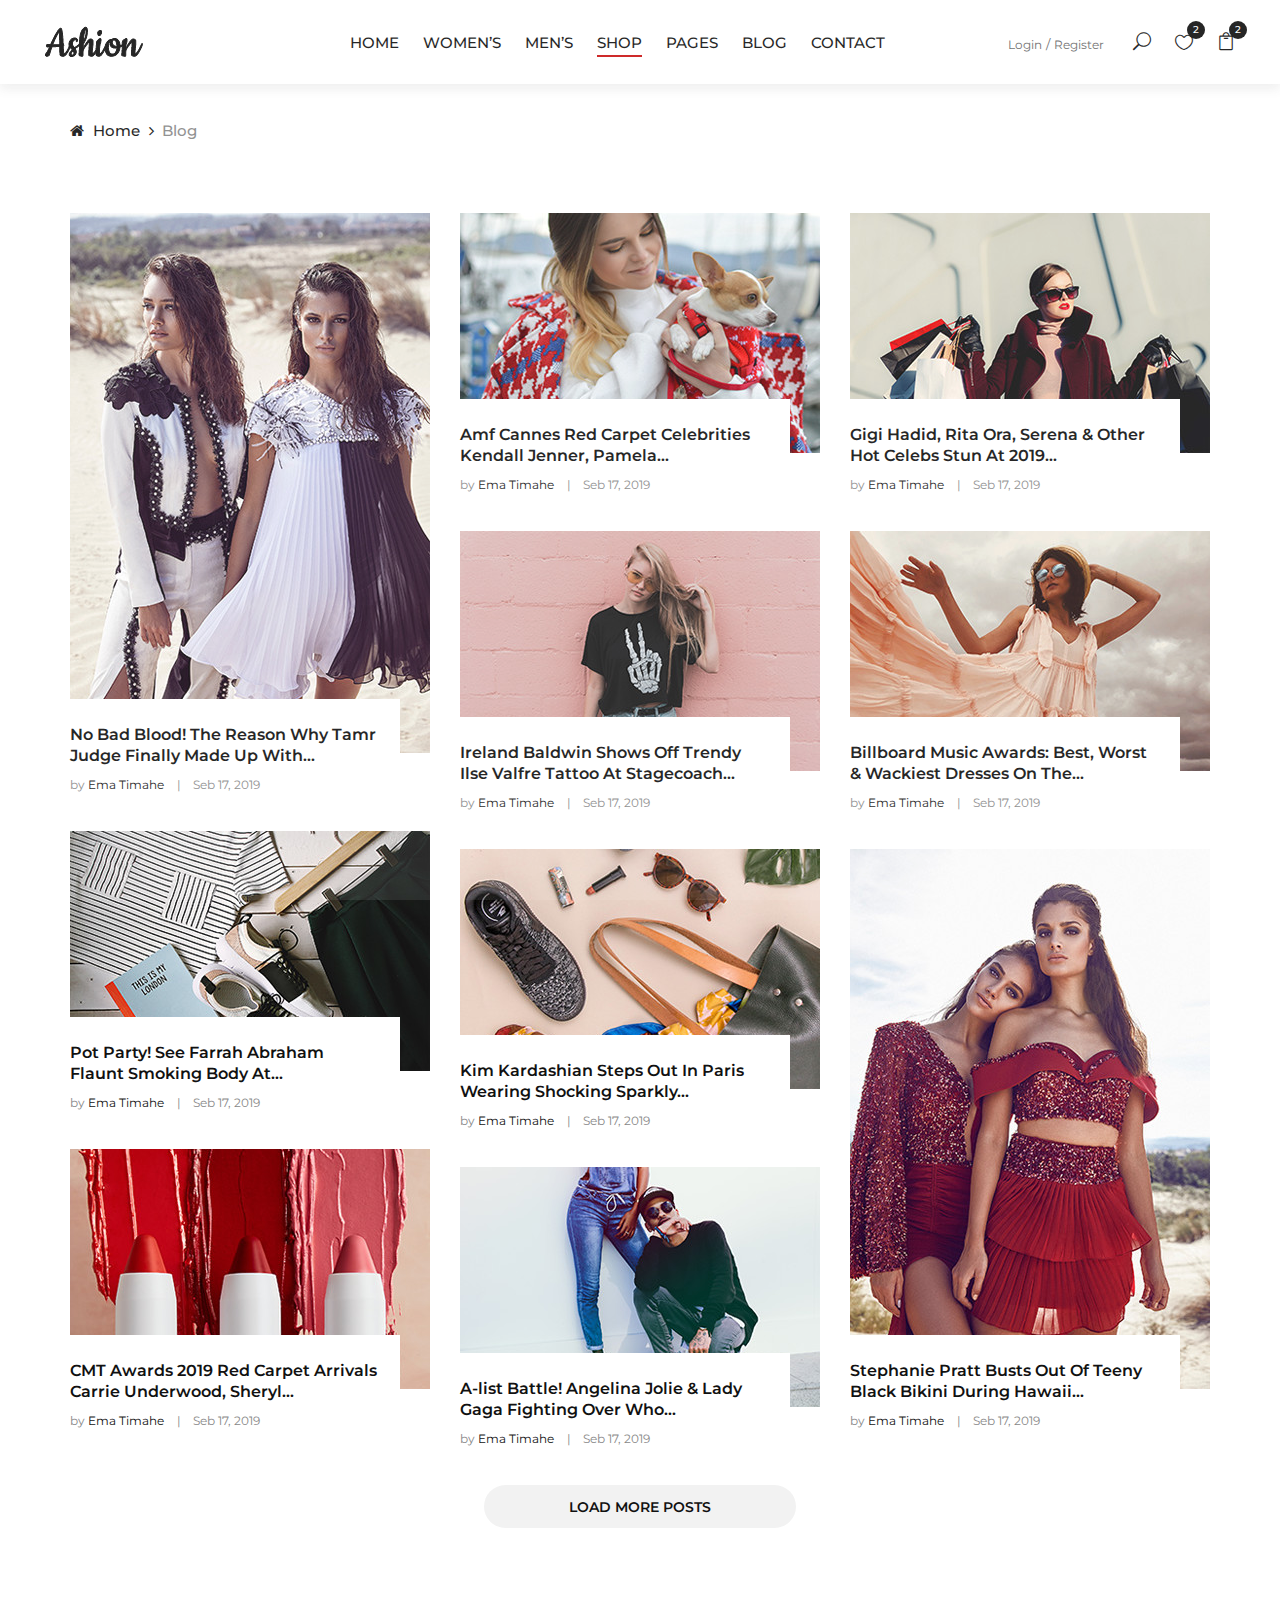
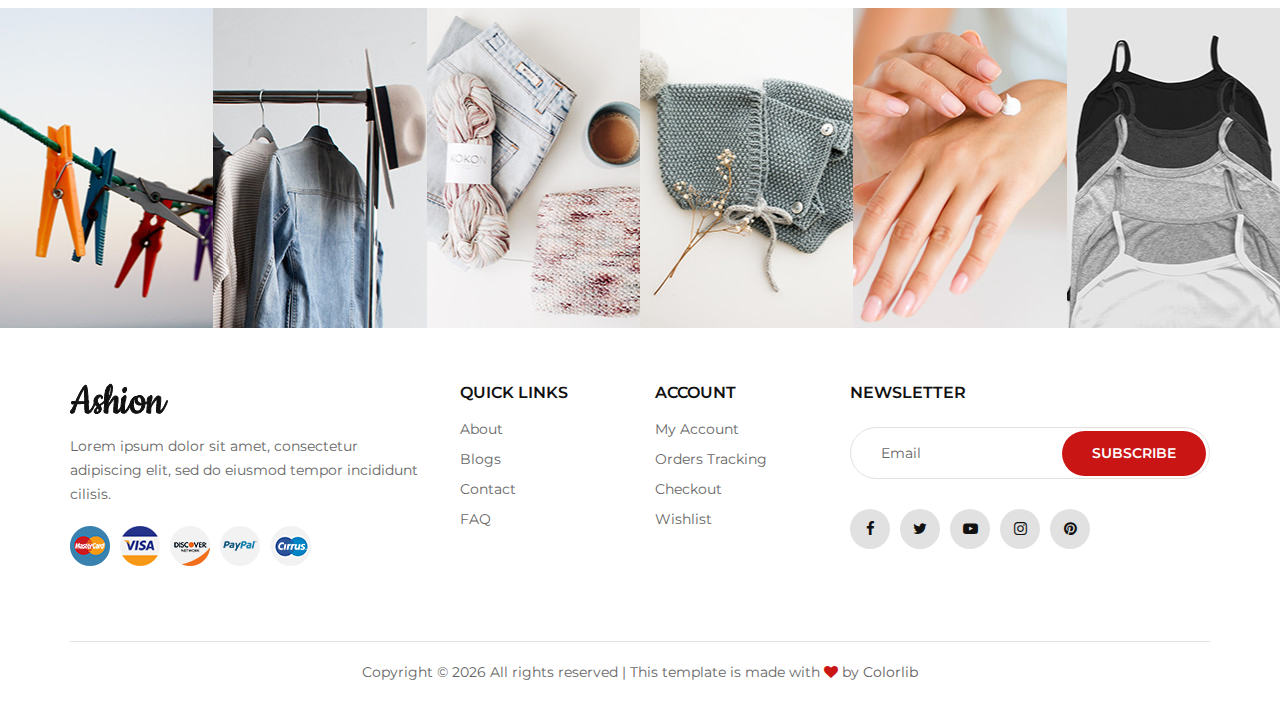
<file: ashion-master/blog.html>
<!DOCTYPE html>
<html lang="zxx">

<head>
    <meta charset="UTF-8">
    <meta name="description" content="Ashion Template">
    <meta name="keywords" content="Ashion, unica, creative, html">
    <meta name="viewport" content="width=device-width, initial-scale=1.0">
    <meta http-equiv="X-UA-Compatible" content="ie=edge">
    <title>Ashion | Template</title>

    <!-- Google Font -->
    <link href="https://fonts.googleapis.com/css2?family=Cookie&display=swap" rel="stylesheet">
    <link href="https://fonts.googleapis.com/css2?family=Montserrat:wght@400;500;600;700;800;900&display=swap"
    rel="stylesheet">

    <!-- Css Styles -->
    <link rel="stylesheet" href="css/bootstrap.min.css" type="text/css">
    <link rel="stylesheet" href="css/font-awesome.min.css" type="text/css">
    <link rel="stylesheet" href="css/elegant-icons.css" type="text/css">
    <link rel="stylesheet" href="css/jquery-ui.min.css" type="text/css">
    <link rel="stylesheet" href="css/magnific-popup.css" type="text/css">
    <link rel="stylesheet" href="css/owl.carousel.min.css" type="text/css">
    <link rel="stylesheet" href="css/slicknav.min.css" type="text/css">
    <link rel="stylesheet" href="css/style.css" type="text/css">
</head>

<body>
    <!-- Page Preloder -->
    <div id="preloder">
        <div class="loader"></div>
    </div>

    <!-- Offcanvas Menu Begin -->
    <div class="offcanvas-menu-overlay"></div>
    <div class="offcanvas-menu-wrapper">
        <div class="offcanvas__close">+</div>
        <ul class="offcanvas__widget">
            <li><span class="icon_search search-switch"></span></li>
            <li><a href="#"><span class="icon_heart_alt"></span>
                <div class="tip">2</div>
            </a></li>
            <li><a href="#"><span class="icon_bag_alt"></span>
                <div class="tip">2</div>
            </a></li>
        </ul>
        <div class="offcanvas__logo">
            <a href="./index.html"><img src="img/logo.png" alt=""></a>
        </div>
        <div id="mobile-menu-wrap"></div>
        <div class="offcanvas__auth">
            <a href="#">Login</a>
            <a href="#">Register</a>
        </div>
    </div>
    <!-- Offcanvas Menu End -->

    <!-- Header Section Begin -->
    <header class="header">
        <div class="container-fluid">
            <div class="row">
                <div class="col-xl-3 col-lg-2">
                    <div class="header__logo">
                        <a href="./index.html"><img src="img/logo.png" alt=""></a>
                    </div>
                </div>
                <div class="col-xl-6 col-lg-7">
                    <nav class="header__menu">
                        <ul>
                            <li><a href="./index.html">Home</a></li>
                            <li><a href="#">Women’s</a></li>
                            <li><a href="#">Men’s</a></li>
                            <li class="active"><a href="./shop.html">Shop</a></li>
                            <li><a href="#">Pages</a>
                                <ul class="dropdown">
                                    <li><a href="./product-details.html">Product Details</a></li>
                                    <li><a href="./shop-cart.html">Shop Cart</a></li>
                                    <li><a href="./checkout.html">Checkout</a></li>
                                    <li><a href="./blog-details.html">Blog Details</a></li>
                                </ul>
                            </li>
                            <li><a href="./blog.html">Blog</a></li>
                            <li><a href="./contact.html">Contact</a></li>
                        </ul>
                    </nav>
                </div>
                <div class="col-lg-3">
                    <div class="header__right">
                        <div class="header__right__auth">
                            <a href="#">Login</a>
                            <a href="#">Register</a>
                        </div>
                        <ul class="header__right__widget">
                            <li><span class="icon_search search-switch"></span></li>
                            <li><a href="#"><span class="icon_heart_alt"></span>
                                <div class="tip">2</div>
                            </a></li>
                            <li><a href="#"><span class="icon_bag_alt"></span>
                                <div class="tip">2</div>
                            </a></li>
                        </ul>
                    </div>
                </div>
            </div>
            <div class="canvas__open">
                <i class="fa fa-bars"></i>
            </div>
        </div>
    </header>
    <!-- Header Section End -->

    <!-- Breadcrumb Begin -->
    <div class="breadcrumb-option">
        <div class="container">
            <div class="row">
                <div class="col-lg-12">
                    <div class="breadcrumb__links">
                        <a href="./index.html"><i class="fa fa-home"></i> Home</a>
                        <span>Blog</span>
                    </div>
                </div>
            </div>
        </div>
    </div>
    <!-- Breadcrumb End -->

    <!-- Blog Section Begin -->
    <section class="blog spad">
        <div class="container">
            <div class="row">
                <div class="col-lg-4 col-md-4 col-sm-6">
                    <div class="blog__item">
                        <div class="blog__item__pic large__item set-bg" data-setbg="img/blog/blog-1.jpg"></div>
                        <div class="blog__item__text">
                            <h6><a href="#">No Bad Blood! The Reason Why Tamr Judge Finally Made Up With...</a></h6>
                            <ul>
                                <li>by <span>Ema Timahe</span></li>
                                <li>Seb 17, 2019</li>
                            </ul>
                        </div>
                    </div>
                    <div class="blog__item">
                        <div class="blog__item__pic set-bg" data-setbg="img/blog/blog-7.jpg"></div>
                        <div class="blog__item__text">
                            <h6><a href="#">Pot Party! See Farrah Abraham Flaunt Smoking Body At...</a></h6>
                            <ul>
                                <li>by <span>Ema Timahe</span></li>
                                <li>Seb 17, 2019</li>
                            </ul>
                        </div>
                    </div>
                    <div class="blog__item">
                        <div class="blog__item__pic set-bg" data-setbg="img/blog/blog-9.jpg"></div>
                        <div class="blog__item__text">
                            <h6><a href="#">CMT Awards 2019 Red Carpet Arrivals Carrie Underwood, Sheryl...</a></h6>
                            <ul>
                                <li>by <span>Ema Timahe</span></li>
                                <li>Seb 17, 2019</li>
                            </ul>
                        </div>
                    </div>
                </div>
                <div class="col-lg-4 col-md-4 col-sm-6">
                    <div class="blog__item">
                        <div class="blog__item__pic set-bg" data-setbg="img/blog/blog-2.jpg"></div>
                        <div class="blog__item__text">
                            <h6><a href="#">Amf Cannes Red Carpet Celebrities Kendall Jenner, Pamela...</a></h6>
                            <ul>
                                <li>by <span>Ema Timahe</span></li>
                                <li>Seb 17, 2019</li>
                            </ul>
                        </div>
                    </div>
                    <div class="blog__item">
                        <div class="blog__item__pic set-bg" data-setbg="img/blog/blog-4.jpg"></div>
                        <div class="blog__item__text">
                            <h6><a href="#">Ireland Baldwin Shows Off Trendy Ilse Valfre Tattoo At Stagecoach...</a>
                            </h6>
                            <ul>
                                <li>by <span>Ema Timahe</span></li>
                                <li>Seb 17, 2019</li>
                            </ul>
                        </div>
                    </div>
                    <div class="blog__item">
                        <div class="blog__item__pic set-bg" data-setbg="img/blog/blog-8.jpg"></div>
                        <div class="blog__item__text">
                            <h6><a href="#">Kim Kardashian Steps Out In Paris Wearing Shocking Sparkly...</a></h6>
                            <ul>
                                <li>by <span>Ema Timahe</span></li>
                                <li>Seb 17, 2019</li>
                            </ul>
                        </div>
                    </div>
                    <div class="blog__item">
                        <div class="blog__item__pic set-bg" data-setbg="img/blog/blog-10.jpg"></div>
                        <div class="blog__item__text">
                            <h6><a href="#">A-list Battle! Angelina Jolie & Lady Gaga Fighting Over Who...</a></h6>
                            <ul>
                                <li>by <span>Ema Timahe</span></li>
                                <li>Seb 17, 2019</li>
                            </ul>
                        </div>
                    </div>
                </div>
                <div class="col-lg-4 col-md-4 col-sm-6">
                    <div class="blog__item">
                        <div class="blog__item__pic set-bg" data-setbg="img/blog/blog-3.jpg"></div>
                        <div class="blog__item__text">
                            <h6><a href="#">Gigi Hadid, Rita Ora, Serena & Other Hot Celebs Stun At 2019...</a></h6>
                            <ul>
                                <li>by <span>Ema Timahe</span></li>
                                <li>Seb 17, 2019</li>
                            </ul>
                        </div>
                    </div>
                    <div class="blog__item">
                        <div class="blog__item__pic set-bg" data-setbg="img/blog/blog-5.jpg"></div>
                        <div class="blog__item__text">
                            <h6><a href="#">Billboard Music Awards: Best, Worst & Wackiest Dresses On The...</a></h6>
                            <ul>
                                <li>by <span>Ema Timahe</span></li>
                                <li>Seb 17, 2019</li>
                            </ul>
                        </div>
                    </div>
                    <div class="blog__item">
                        <div class="blog__item__pic large__item set-bg" data-setbg="img/blog/blog-6.jpg"></div>
                        <div class="blog__item__text">
                            <h6><a href="#">Stephanie Pratt Busts Out Of Teeny Black Bikini During Hawaii...</a></h6>
                            <ul>
                                <li>by <span>Ema Timahe</span></li>
                                <li>Seb 17, 2019</li>
                            </ul>
                        </div>
                    </div>
                </div>
                <div class="col-lg-12 text-center">
                    <a href="#" class="primary-btn load-btn">Load more posts</a>
                </div>
            </div>
        </div>
    </section>
    <!-- Blog Section End -->

    <!-- Instagram Begin -->
    <div class="instagram">
        <div class="container-fluid">
            <div class="row">
                <div class="col-lg-2 col-md-4 col-sm-4 p-0">
                    <div class="instagram__item set-bg" data-setbg="img/instagram/insta-1.jpg">
                        <div class="instagram__text">
                            <i class="fa fa-instagram"></i>
                            <a href="#">@ ashion_shop</a>
                        </div>
                    </div>
                </div>
                <div class="col-lg-2 col-md-4 col-sm-4 p-0">
                    <div class="instagram__item set-bg" data-setbg="img/instagram/insta-2.jpg">
                        <div class="instagram__text">
                            <i class="fa fa-instagram"></i>
                            <a href="#">@ ashion_shop</a>
                        </div>
                    </div>
                </div>
                <div class="col-lg-2 col-md-4 col-sm-4 p-0">
                    <div class="instagram__item set-bg" data-setbg="img/instagram/insta-3.jpg">
                        <div class="instagram__text">
                            <i class="fa fa-instagram"></i>
                            <a href="#">@ ashion_shop</a>
                        </div>
                    </div>
                </div>
                <div class="col-lg-2 col-md-4 col-sm-4 p-0">
                    <div class="instagram__item set-bg" data-setbg="img/instagram/insta-4.jpg">
                        <div class="instagram__text">
                            <i class="fa fa-instagram"></i>
                            <a href="#">@ ashion_shop</a>
                        </div>
                    </div>
                </div>
                <div class="col-lg-2 col-md-4 col-sm-4 p-0">
                    <div class="instagram__item set-bg" data-setbg="img/instagram/insta-5.jpg">
                        <div class="instagram__text">
                            <i class="fa fa-instagram"></i>
                            <a href="#">@ ashion_shop</a>
                        </div>
                    </div>
                </div>
                <div class="col-lg-2 col-md-4 col-sm-4 p-0">
                    <div class="instagram__item set-bg" data-setbg="img/instagram/insta-6.jpg">
                        <div class="instagram__text">
                            <i class="fa fa-instagram"></i>
                            <a href="#">@ ashion_shop</a>
                        </div>
                    </div>
                </div>
            </div>
        </div>
    </div>
    <!-- Instagram End -->

    <!-- Footer Section Begin -->
    <footer class="footer">
        <div class="container">
            <div class="row">
                <div class="col-lg-4 col-md-6 col-sm-7">
                    <div class="footer__about">
                        <div class="footer__logo">
                            <a href="./index.html"><img src="img/logo.png" alt=""></a>
                        </div>
                        <p>Lorem ipsum dolor sit amet, consectetur adipiscing elit, sed do eiusmod tempor incididunt
                        cilisis.</p>
                        <div class="footer__payment">
                            <a href="#"><img src="img/payment/payment-1.png" alt=""></a>
                            <a href="#"><img src="img/payment/payment-2.png" alt=""></a>
                            <a href="#"><img src="img/payment/payment-3.png" alt=""></a>
                            <a href="#"><img src="img/payment/payment-4.png" alt=""></a>
                            <a href="#"><img src="img/payment/payment-5.png" alt=""></a>
                        </div>
                    </div>
                </div>
                <div class="col-lg-2 col-md-3 col-sm-5">
                    <div class="footer__widget">
                        <h6>Quick links</h6>
                        <ul>
                            <li><a href="#">About</a></li>
                            <li><a href="#">Blogs</a></li>
                            <li><a href="#">Contact</a></li>
                            <li><a href="#">FAQ</a></li>
                        </ul>
                    </div>
                </div>
                <div class="col-lg-2 col-md-3 col-sm-4">
                    <div class="footer__widget">
                        <h6>Account</h6>
                        <ul>
                            <li><a href="#">My Account</a></li>
                            <li><a href="#">Orders Tracking</a></li>
                            <li><a href="#">Checkout</a></li>
                            <li><a href="#">Wishlist</a></li>
                        </ul>
                    </div>
                </div>
                <div class="col-lg-4 col-md-8 col-sm-8">
                    <div class="footer__newslatter">
                        <h6>NEWSLETTER</h6>
                        <form action="#">
                            <input type="text" placeholder="Email">
                            <button type="submit" class="site-btn">Subscribe</button>
                        </form>
                        <div class="footer__social">
                            <a href="#"><i class="fa fa-facebook"></i></a>
                            <a href="#"><i class="fa fa-twitter"></i></a>
                            <a href="#"><i class="fa fa-youtube-play"></i></a>
                            <a href="#"><i class="fa fa-instagram"></i></a>
                            <a href="#"><i class="fa fa-pinterest"></i></a>
                        </div>
                    </div>
                </div>
            </div>
            <div class="row">
                <div class="col-lg-12">
                    <!-- Link back to Colorlib can't be removed. Template is licensed under CC BY 3.0. -->
                    <div class="footer__copyright__text">
                        <p>Copyright &copy; <script>document.write(new Date().getFullYear());</script> All rights reserved | This template is made with <i class="fa fa-heart" aria-hidden="true"></i> by <a href="https://colorlib.com" target="_blank">Colorlib</a></p>
                    </div>
                    <!-- Link back to Colorlib can't be removed. Template is licensed under CC BY 3.0. -->
                </div>
            </div>
        </div>
    </footer>
    <!-- Footer Section End -->

    <!-- Search Begin -->
    <div class="search-model">
        <div class="h-100 d-flex align-items-center justify-content-center">
            <div class="search-close-switch">+</div>
            <form class="search-model-form">
                <input type="text" id="search-input" placeholder="Search here.....">
            </form>
        </div>
    </div>
    <!-- Search End -->

    <!-- Js Plugins -->
    <script src="js/jquery-3.3.1.min.js"></script>
    <script src="js/bootstrap.min.js"></script>
    <script src="js/jquery.magnific-popup.min.js"></script>
    <script src="js/jquery-ui.min.js"></script>
    <script src="js/mixitup.min.js"></script>
    <script src="js/jquery.countdown.min.js"></script>
    <script src="js/jquery.slicknav.js"></script>
    <script src="js/owl.carousel.min.js"></script>
    <script src="js/jquery.nicescroll.min.js"></script>
    <script src="js/main.js"></script>
</body>

</html>
</file>
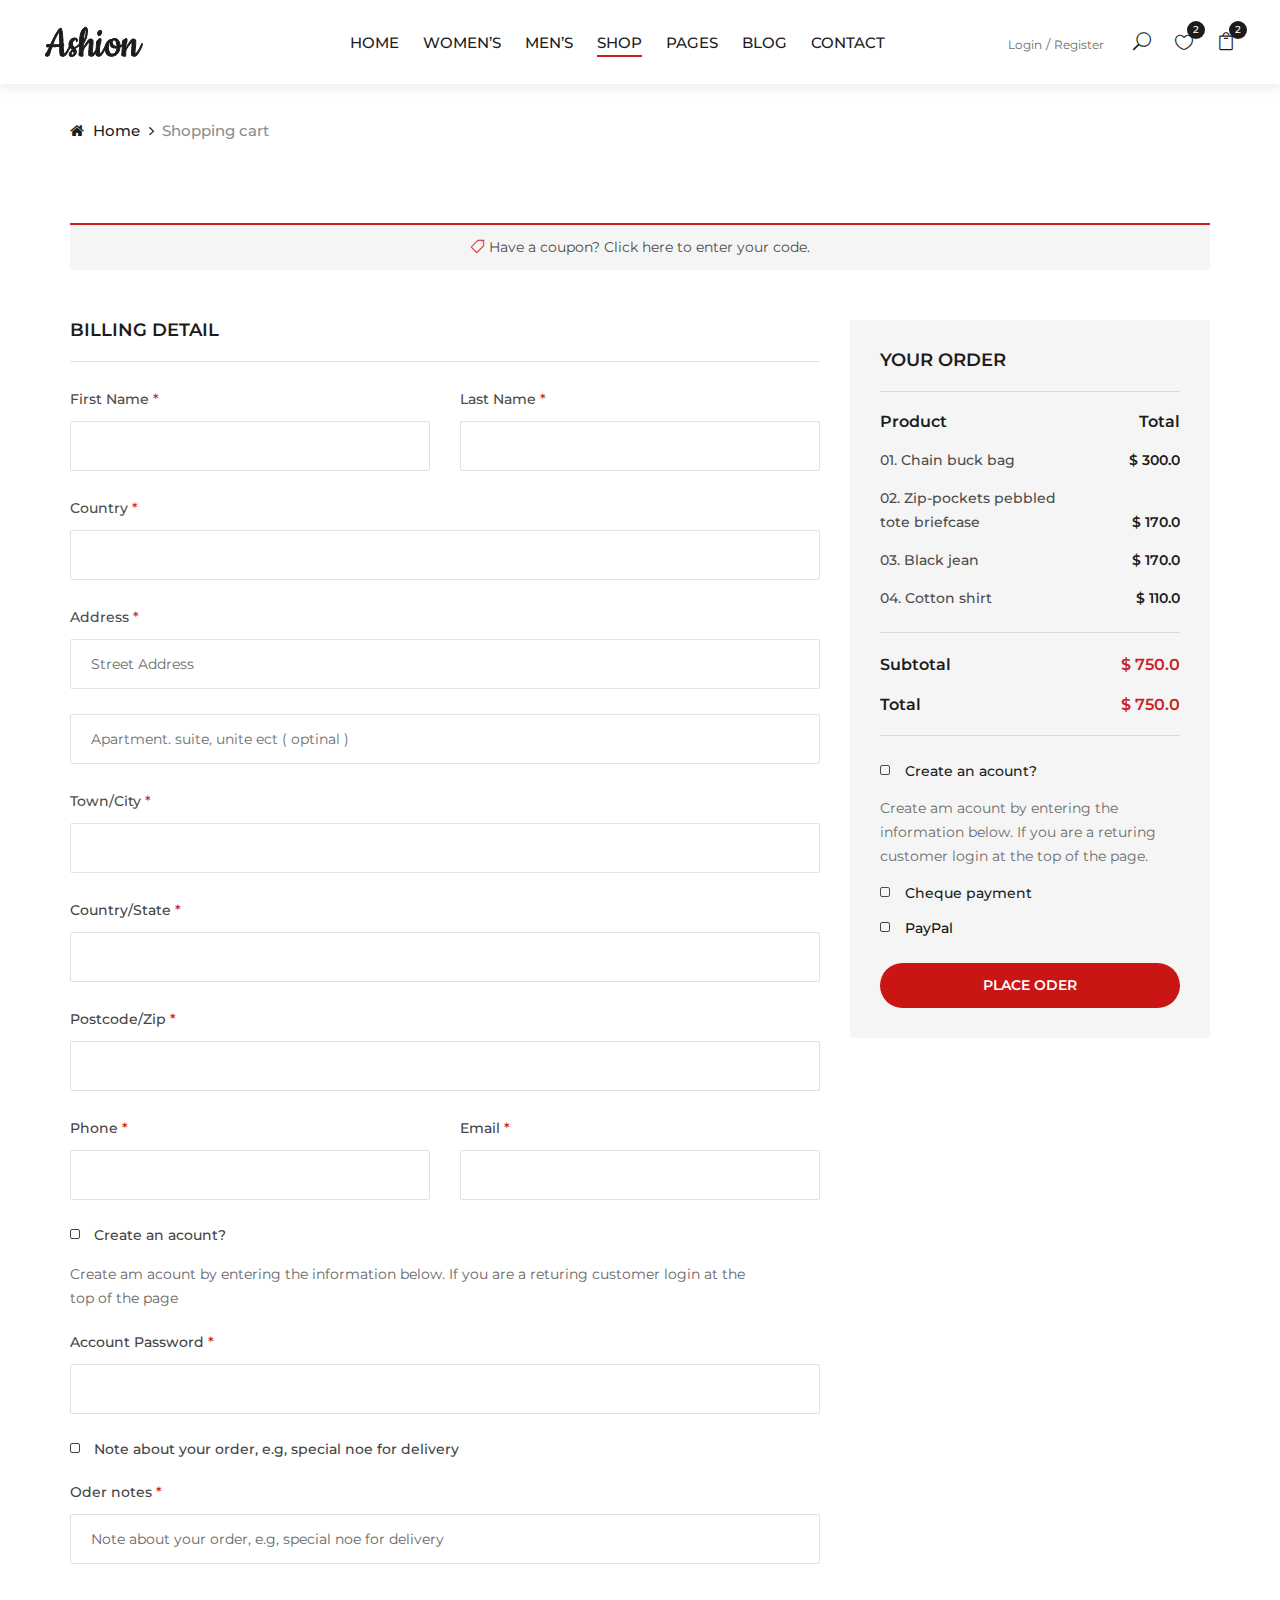
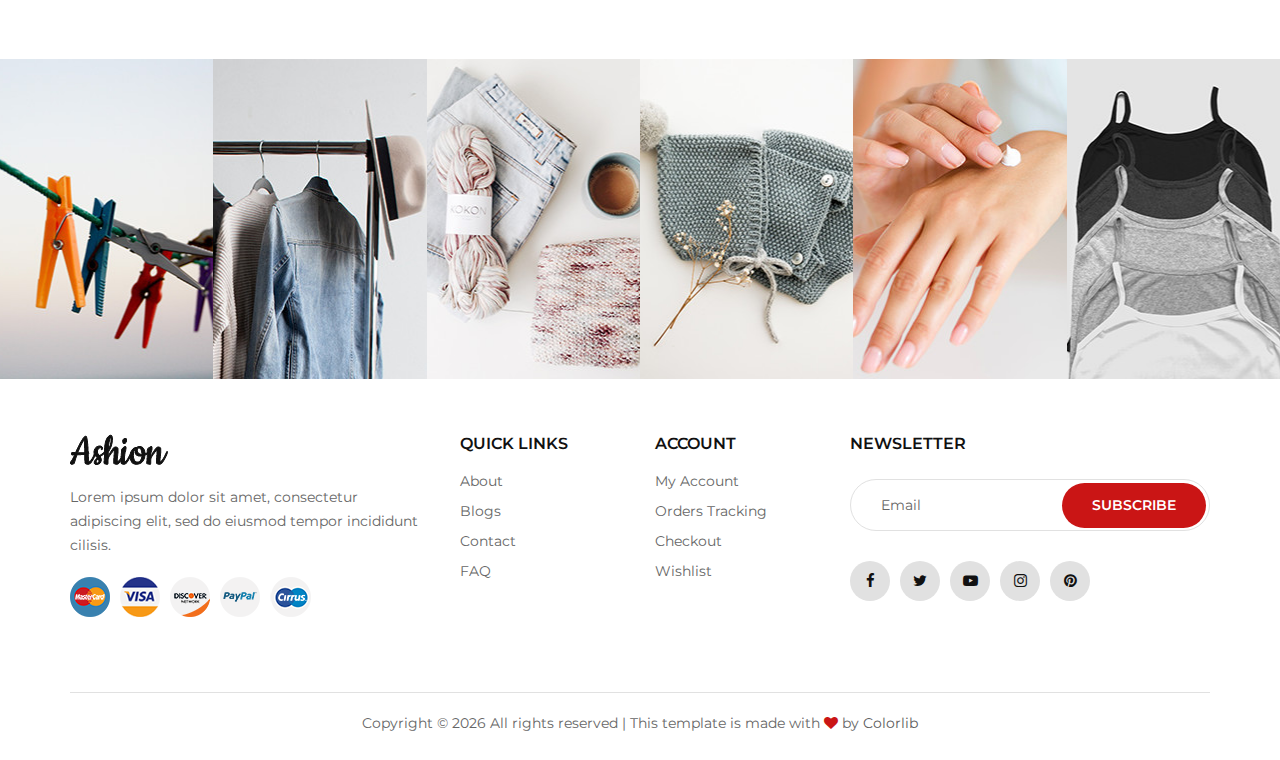
<file: ashion-master/checkout.html>
<!DOCTYPE html>
<html lang="zxx">

<head>
    <meta charset="UTF-8">
    <meta name="description" content="Ashion Template">
    <meta name="keywords" content="Ashion, unica, creative, html">
    <meta name="viewport" content="width=device-width, initial-scale=1.0">
    <meta http-equiv="X-UA-Compatible" content="ie=edge">
    <title>Ashion | Template</title>

    <!-- Google Font -->
    <link href="https://fonts.googleapis.com/css2?family=Cookie&display=swap" rel="stylesheet">
    <link href="https://fonts.googleapis.com/css2?family=Montserrat:wght@400;500;600;700;800;900&display=swap"
    rel="stylesheet">

    <!-- Css Styles -->
    <link rel="stylesheet" href="css/bootstrap.min.css" type="text/css">
    <link rel="stylesheet" href="css/font-awesome.min.css" type="text/css">
    <link rel="stylesheet" href="css/elegant-icons.css" type="text/css">
    <link rel="stylesheet" href="css/jquery-ui.min.css" type="text/css">
    <link rel="stylesheet" href="css/magnific-popup.css" type="text/css">
    <link rel="stylesheet" href="css/owl.carousel.min.css" type="text/css">
    <link rel="stylesheet" href="css/slicknav.min.css" type="text/css">
    <link rel="stylesheet" href="css/style.css" type="text/css">
</head>

<body>
    <!-- Page Preloder -->
    <div id="preloder">
        <div class="loader"></div>
    </div>

    <!-- Offcanvas Menu Begin -->
    <div class="offcanvas-menu-overlay"></div>
    <div class="offcanvas-menu-wrapper">
        <div class="offcanvas__close">+</div>
        <ul class="offcanvas__widget">
            <li><span class="icon_search search-switch"></span></li>
            <li><a href="#"><span class="icon_heart_alt"></span>
                <div class="tip">2</div>
            </a></li>
            <li><a href="#"><span class="icon_bag_alt"></span>
                <div class="tip">2</div>
            </a></li>
        </ul>
        <div class="offcanvas__logo">
            <a href="./index.html"><img src="img/logo.png" alt=""></a>
        </div>
        <div id="mobile-menu-wrap"></div>
        <div class="offcanvas__auth">
            <a href="#">Login</a>
            <a href="#">Register</a>
        </div>
    </div>
    <!-- Offcanvas Menu End -->

    <!-- Header Section Begin -->
    <header class="header">
        <div class="container-fluid">
            <div class="row">
                <div class="col-xl-3 col-lg-2">
                    <div class="header__logo">
                        <a href="./index.html"><img src="img/logo.png" alt=""></a>
                    </div>
                </div>
                <div class="col-xl-6 col-lg-7">
                    <nav class="header__menu">
                        <ul>
                            <li><a href="./index.html">Home</a></li>
                            <li><a href="#">Women’s</a></li>
                            <li><a href="#">Men’s</a></li>
                            <li class="active"><a href="./shop.html">Shop</a></li>
                            <li><a href="#">Pages</a>
                                <ul class="dropdown">
                                    <li><a href="./product-details.html">Product Details</a></li>
                                    <li><a href="./shop-cart.html">Shop Cart</a></li>
                                    <li><a href="./checkout.html">Checkout</a></li>
                                    <li><a href="./blog-details.html">Blog Details</a></li>
                                </ul>
                            </li>
                            <li><a href="./blog.html">Blog</a></li>
                            <li><a href="./contact.html">Contact</a></li>
                        </ul>
                    </nav>
                </div>
                <div class="col-lg-3">
                    <div class="header__right">
                        <div class="header__right__auth">
                            <a href="#">Login</a>
                            <a href="#">Register</a>
                        </div>
                        <ul class="header__right__widget">
                            <li><span class="icon_search search-switch"></span></li>
                            <li><a href="#"><span class="icon_heart_alt"></span>
                                <div class="tip">2</div>
                            </a></li>
                            <li><a href="#"><span class="icon_bag_alt"></span>
                                <div class="tip">2</div>
                            </a></li>
                        </ul>
                    </div>
                </div>
            </div>
            <div class="canvas__open">
                <i class="fa fa-bars"></i>
            </div>
        </div>
    </header>
    <!-- Header Section End -->

    <!-- Breadcrumb Begin -->
    <div class="breadcrumb-option">
        <div class="container">
            <div class="row">
                <div class="col-lg-12">
                    <div class="breadcrumb__links">
                        <a href="./index.html"><i class="fa fa-home"></i> Home</a>
                        <span>Shopping cart</span>
                    </div>
                </div>
            </div>
        </div>
    </div>
    <!-- Breadcrumb End -->

    <!-- Checkout Section Begin -->
    <section class="checkout spad">
        <div class="container">
            <div class="row">
                <div class="col-lg-12">
                    <h6 class="coupon__link"><span class="icon_tag_alt"></span> <a href="#">Have a coupon?</a> Click
                    here to enter your code.</h6>
                </div>
            </div>
            <form action="#" class="checkout__form">
                <div class="row">
                    <div class="col-lg-8">
                        <h5>Billing detail</h5>
                        <div class="row">
                            <div class="col-lg-6 col-md-6 col-sm-6">
                                <div class="checkout__form__input">
                                    <p>First Name <span>*</span></p>
                                    <input type="text">
                                </div>
                            </div>
                            <div class="col-lg-6 col-md-6 col-sm-6">
                                <div class="checkout__form__input">
                                    <p>Last Name <span>*</span></p>
                                    <input type="text">
                                </div>
                            </div>
                            <div class="col-lg-12">
                                <div class="checkout__form__input">
                                    <p>Country <span>*</span></p>
                                    <input type="text">
                                </div>
                                <div class="checkout__form__input">
                                    <p>Address <span>*</span></p>
                                    <input type="text" placeholder="Street Address">
                                    <input type="text" placeholder="Apartment. suite, unite ect ( optinal )">
                                </div>
                                <div class="checkout__form__input">
                                    <p>Town/City <span>*</span></p>
                                    <input type="text">
                                </div>
                                <div class="checkout__form__input">
                                    <p>Country/State <span>*</span></p>
                                    <input type="text">
                                </div>
                                <div class="checkout__form__input">
                                    <p>Postcode/Zip <span>*</span></p>
                                    <input type="text">
                                </div>
                            </div>
                            <div class="col-lg-6 col-md-6 col-sm-6">
                                <div class="checkout__form__input">
                                    <p>Phone <span>*</span></p>
                                    <input type="text">
                                </div>
                            </div>
                            <div class="col-lg-6 col-md-6 col-sm-6">
                                <div class="checkout__form__input">
                                    <p>Email <span>*</span></p>
                                    <input type="text">
                                </div>
                            </div>
                            <div class="col-lg-12">
                                <div class="checkout__form__checkbox">
                                    <label for="acc">
                                        Create an acount?
                                        <input type="checkbox" id="acc">
                                        <span class="checkmark"></span>
                                    </label>
                                    <p>Create am acount by entering the information below. If you are a returing
                                        customer login at the <br />top of the page</p>
                                    </div>
                                    <div class="checkout__form__input">
                                        <p>Account Password <span>*</span></p>
                                        <input type="text">
                                    </div>
                                    <div class="checkout__form__checkbox">
                                        <label for="note">
                                            Note about your order, e.g, special noe for delivery
                                            <input type="checkbox" id="note">
                                            <span class="checkmark"></span>
                                        </label>
                                    </div>
                                    <div class="checkout__form__input">
                                        <p>Oder notes <span>*</span></p>
                                        <input type="text"
                                        placeholder="Note about your order, e.g, special noe for delivery">
                                    </div>
                                </div>
                            </div>
                        </div>
                        <div class="col-lg-4">
                            <div class="checkout__order">
                                <h5>Your order</h5>
                                <div class="checkout__order__product">
                                    <ul>
                                        <li>
                                            <span class="top__text">Product</span>
                                            <span class="top__text__right">Total</span>
                                        </li>
                                        <li>01. Chain buck bag <span>$ 300.0</span></li>
                                        <li>02. Zip-pockets pebbled<br /> tote briefcase <span>$ 170.0</span></li>
                                        <li>03. Black jean <span>$ 170.0</span></li>
                                        <li>04. Cotton shirt <span>$ 110.0</span></li>
                                    </ul>
                                </div>
                                <div class="checkout__order__total">
                                    <ul>
                                        <li>Subtotal <span>$ 750.0</span></li>
                                        <li>Total <span>$ 750.0</span></li>
                                    </ul>
                                </div>
                                <div class="checkout__order__widget">
                                    <label for="o-acc">
                                        Create an acount?
                                        <input type="checkbox" id="o-acc">
                                        <span class="checkmark"></span>
                                    </label>
                                    <p>Create am acount by entering the information below. If you are a returing customer
                                    login at the top of the page.</p>
                                    <label for="check-payment">
                                        Cheque payment
                                        <input type="checkbox" id="check-payment">
                                        <span class="checkmark"></span>
                                    </label>
                                    <label for="paypal">
                                        PayPal
                                        <input type="checkbox" id="paypal">
                                        <span class="checkmark"></span>
                                    </label>
                                </div>
                                <button type="submit" class="site-btn">Place oder</button>
                            </div>
                        </div>
                    </div>
                </form>
            </div>
        </section>
        <!-- Checkout Section End -->

        <!-- Instagram Begin -->
        <div class="instagram">
            <div class="container-fluid">
                <div class="row">
                    <div class="col-lg-2 col-md-4 col-sm-4 p-0">
                        <div class="instagram__item set-bg" data-setbg="img/instagram/insta-1.jpg">
                            <div class="instagram__text">
                                <i class="fa fa-instagram"></i>
                                <a href="#">@ ashion_shop</a>
                            </div>
                        </div>
                    </div>
                    <div class="col-lg-2 col-md-4 col-sm-4 p-0">
                        <div class="instagram__item set-bg" data-setbg="img/instagram/insta-2.jpg">
                            <div class="instagram__text">
                                <i class="fa fa-instagram"></i>
                                <a href="#">@ ashion_shop</a>
                            </div>
                        </div>
                    </div>
                    <div class="col-lg-2 col-md-4 col-sm-4 p-0">
                        <div class="instagram__item set-bg" data-setbg="img/instagram/insta-3.jpg">
                            <div class="instagram__text">
                                <i class="fa fa-instagram"></i>
                                <a href="#">@ ashion_shop</a>
                            </div>
                        </div>
                    </div>
                    <div class="col-lg-2 col-md-4 col-sm-4 p-0">
                        <div class="instagram__item set-bg" data-setbg="img/instagram/insta-4.jpg">
                            <div class="instagram__text">
                                <i class="fa fa-instagram"></i>
                                <a href="#">@ ashion_shop</a>
                            </div>
                        </div>
                    </div>
                    <div class="col-lg-2 col-md-4 col-sm-4 p-0">
                        <div class="instagram__item set-bg" data-setbg="img/instagram/insta-5.jpg">
                            <div class="instagram__text">
                                <i class="fa fa-instagram"></i>
                                <a href="#">@ ashion_shop</a>
                            </div>
                        </div>
                    </div>
                    <div class="col-lg-2 col-md-4 col-sm-4 p-0">
                        <div class="instagram__item set-bg" data-setbg="img/instagram/insta-6.jpg">
                            <div class="instagram__text">
                                <i class="fa fa-instagram"></i>
                                <a href="#">@ ashion_shop</a>
                            </div>
                        </div>
                    </div>
                </div>
            </div>
        </div>
        <!-- Instagram End -->

        <!-- Footer Section Begin -->
        <footer class="footer">
            <div class="container">
                <div class="row">
                    <div class="col-lg-4 col-md-6 col-sm-7">
                        <div class="footer__about">
                            <div class="footer__logo">
                                <a href="./index.html"><img src="img/logo.png" alt=""></a>
                            </div>
                            <p>Lorem ipsum dolor sit amet, consectetur adipiscing elit, sed do eiusmod tempor incididunt
                            cilisis.</p>
                            <div class="footer__payment">
                                <a href="#"><img src="img/payment/payment-1.png" alt=""></a>
                                <a href="#"><img src="img/payment/payment-2.png" alt=""></a>
                                <a href="#"><img src="img/payment/payment-3.png" alt=""></a>
                                <a href="#"><img src="img/payment/payment-4.png" alt=""></a>
                                <a href="#"><img src="img/payment/payment-5.png" alt=""></a>
                            </div>
                        </div>
                    </div>
                    <div class="col-lg-2 col-md-3 col-sm-5">
                        <div class="footer__widget">
                            <h6>Quick links</h6>
                            <ul>
                                <li><a href="#">About</a></li>
                                <li><a href="#">Blogs</a></li>
                                <li><a href="#">Contact</a></li>
                                <li><a href="#">FAQ</a></li>
                            </ul>
                        </div>
                    </div>
                    <div class="col-lg-2 col-md-3 col-sm-4">
                        <div class="footer__widget">
                            <h6>Account</h6>
                            <ul>
                                <li><a href="#">My Account</a></li>
                                <li><a href="#">Orders Tracking</a></li>
                                <li><a href="#">Checkout</a></li>
                                <li><a href="#">Wishlist</a></li>
                            </ul>
                        </div>
                    </div>
                    <div class="col-lg-4 col-md-8 col-sm-8">
                        <div class="footer__newslatter">
                            <h6>NEWSLETTER</h6>
                            <form action="#">
                                <input type="text" placeholder="Email">
                                <button type="submit" class="site-btn">Subscribe</button>
                            </form>
                            <div class="footer__social">
                                <a href="#"><i class="fa fa-facebook"></i></a>
                                <a href="#"><i class="fa fa-twitter"></i></a>
                                <a href="#"><i class="fa fa-youtube-play"></i></a>
                                <a href="#"><i class="fa fa-instagram"></i></a>
                                <a href="#"><i class="fa fa-pinterest"></i></a>
                            </div>
                        </div>
                    </div>
                </div>
                <div class="row">
                    <div class="col-lg-12">
                        <!-- Link back to Colorlib can't be removed. Template is licensed under CC BY 3.0. -->
                        <div class="footer__copyright__text">
                            <p>Copyright &copy; <script>document.write(new Date().getFullYear());</script> All rights reserved | This template is made with <i class="fa fa-heart" aria-hidden="true"></i> by <a href="https://colorlib.com" target="_blank">Colorlib</a></p>
                        </div>
                        <!-- Link back to Colorlib can't be removed. Template is licensed under CC BY 3.0. -->
                    </div>
                </div>
            </div>
        </footer>
        <!-- Footer Section End -->

        <!-- Search Begin -->
        <div class="search-model">
            <div class="h-100 d-flex align-items-center justify-content-center">
                <div class="search-close-switch">+</div>
                <form class="search-model-form">
                    <input type="text" id="search-input" placeholder="Search here.....">
                </form>
            </div>
        </div>
        <!-- Search End -->

        <!-- Js Plugins -->
        <script src="js/jquery-3.3.1.min.js"></script>
        <script src="js/bootstrap.min.js"></script>
        <script src="js/jquery.magnific-popup.min.js"></script>
        <script src="js/jquery-ui.min.js"></script>
        <script src="js/mixitup.min.js"></script>
        <script src="js/jquery.countdown.min.js"></script>
        <script src="js/jquery.slicknav.js"></script>
        <script src="js/owl.carousel.min.js"></script>
        <script src="js/jquery.nicescroll.min.js"></script>
        <script src="js/main.js"></script>
    </body>

    </html>
</file>
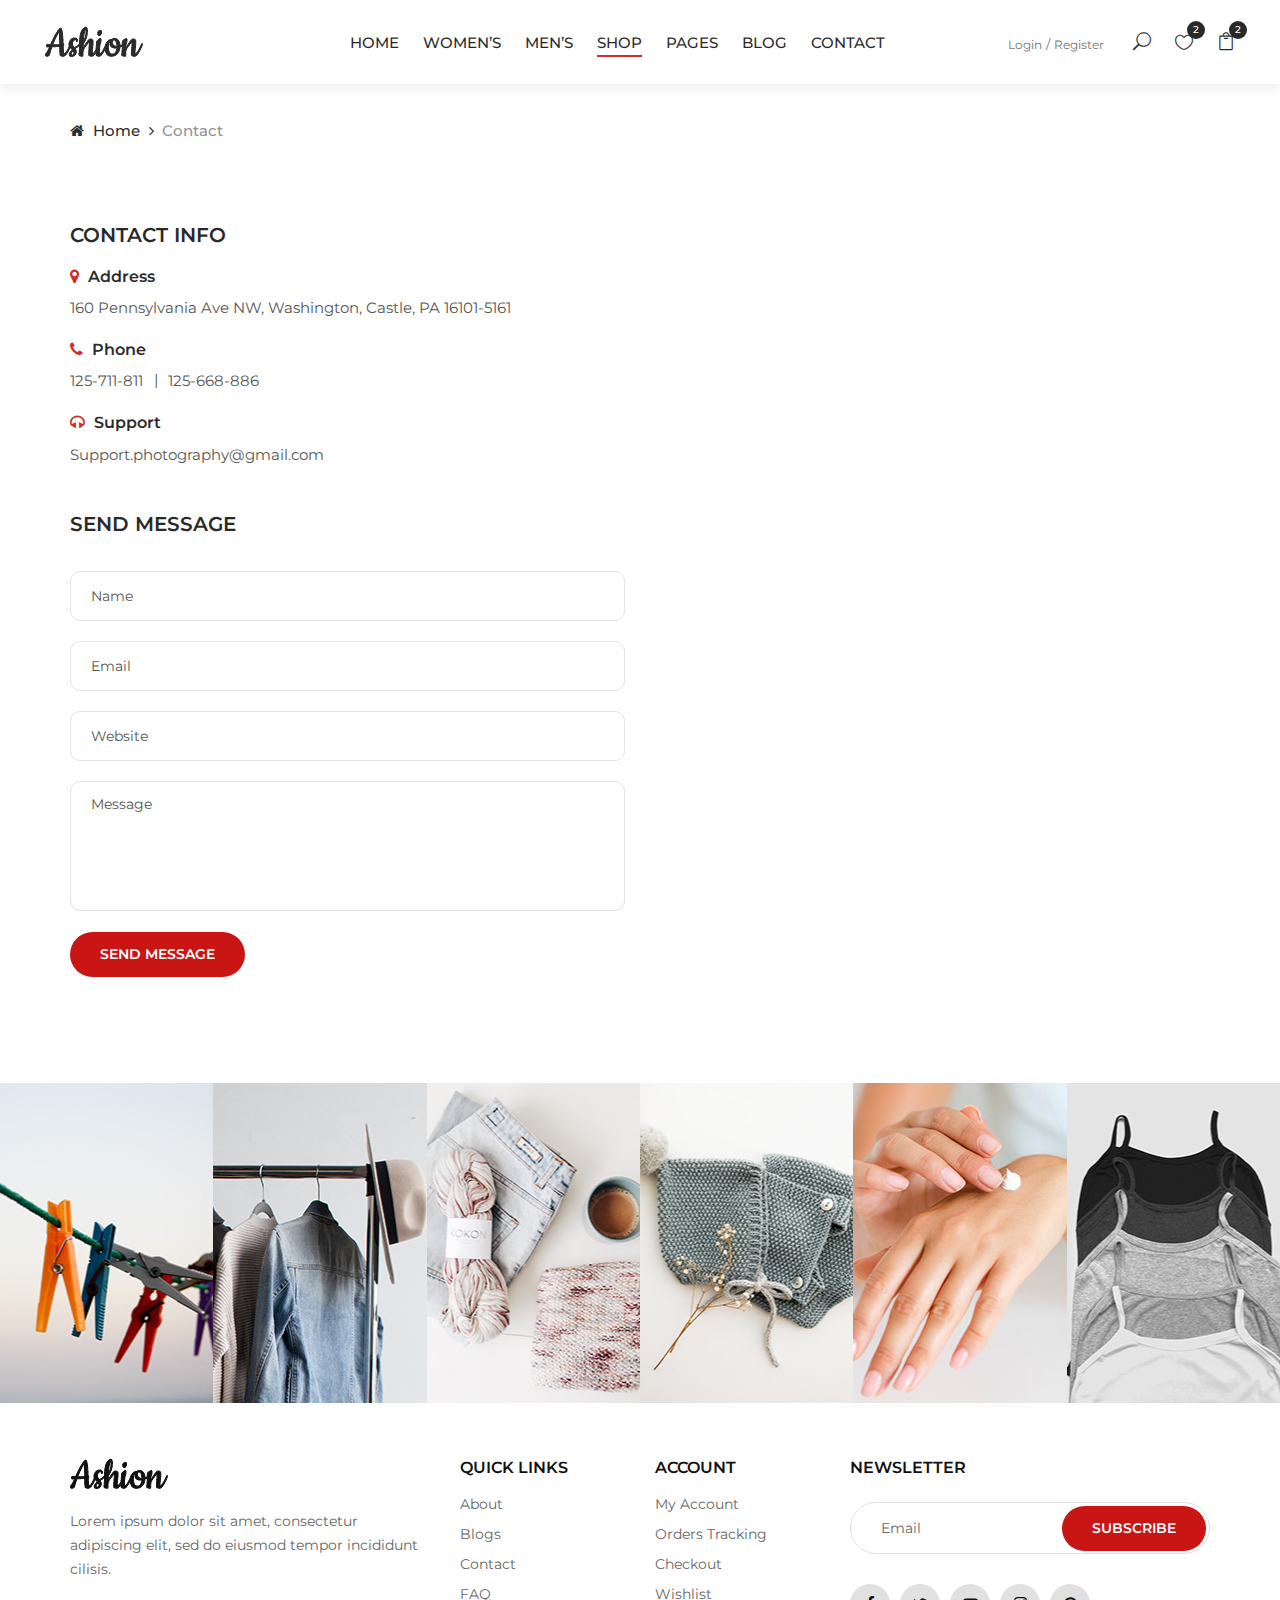
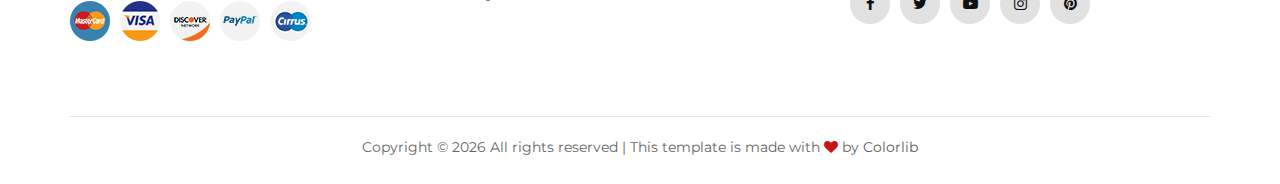
<file: ashion-master/contact.html>
<!DOCTYPE html>
<html lang="zxx">

<head>
    <meta charset="UTF-8">
    <meta name="description" content="Ashion Template">
    <meta name="keywords" content="Ashion, unica, creative, html">
    <meta name="viewport" content="width=device-width, initial-scale=1.0">
    <meta http-equiv="X-UA-Compatible" content="ie=edge">
    <title>Ashion | Template</title>

    <!-- Google Font -->
    <link href="https://fonts.googleapis.com/css2?family=Cookie&display=swap" rel="stylesheet">
    <link href="https://fonts.googleapis.com/css2?family=Montserrat:wght@400;500;600;700;800;900&display=swap"
    rel="stylesheet">

    <!-- Css Styles -->
    <link rel="stylesheet" href="css/bootstrap.min.css" type="text/css">
    <link rel="stylesheet" href="css/font-awesome.min.css" type="text/css">
    <link rel="stylesheet" href="css/elegant-icons.css" type="text/css">
    <link rel="stylesheet" href="css/jquery-ui.min.css" type="text/css">
    <link rel="stylesheet" href="css/magnific-popup.css" type="text/css">
    <link rel="stylesheet" href="css/owl.carousel.min.css" type="text/css">
    <link rel="stylesheet" href="css/slicknav.min.css" type="text/css">
    <link rel="stylesheet" href="css/style.css" type="text/css">
</head>

<body>
    <!-- Page Preloder -->
    <div id="preloder">
        <div class="loader"></div>
    </div>

    <!-- Offcanvas Menu Begin -->
    <div class="offcanvas-menu-overlay"></div>
    <div class="offcanvas-menu-wrapper">
        <div class="offcanvas__close">+</div>
        <ul class="offcanvas__widget">
            <li><span class="icon_search search-switch"></span></li>
            <li><a href="#"><span class="icon_heart_alt"></span>
                <div class="tip">2</div>
            </a></li>
            <li><a href="#"><span class="icon_bag_alt"></span>
                <div class="tip">2</div>
            </a></li>
        </ul>
        <div class="offcanvas__logo">
            <a href="./index.html"><img src="img/logo.png" alt=""></a>
        </div>
        <div id="mobile-menu-wrap"></div>
        <div class="offcanvas__auth">
            <a href="#">Login</a>
            <a href="#">Register</a>
        </div>
    </div>
    <!-- Offcanvas Menu End -->

    <!-- Header Section Begin -->
    <header class="header">
        <div class="container-fluid">
            <div class="row">
                <div class="col-xl-3 col-lg-2">
                    <div class="header__logo">
                        <a href="./index.html"><img src="img/logo.png" alt=""></a>
                    </div>
                </div>
                <div class="col-xl-6 col-lg-7">
                    <nav class="header__menu">
                        <ul>
                            <li><a href="./index.html">Home</a></li>
                            <li><a href="#">Women’s</a></li>
                            <li><a href="#">Men’s</a></li>
                            <li class="active"><a href="./shop.html">Shop</a></li>
                            <li><a href="#">Pages</a>
                                <ul class="dropdown">
                                    <li><a href="./product-details.html">Product Details</a></li>
                                    <li><a href="./shop-cart.html">Shop Cart</a></li>
                                    <li><a href="./checkout.html">Checkout</a></li>
                                    <li><a href="./blog-details.html">Blog Details</a></li>
                                </ul>
                            </li>
                            <li><a href="./blog.html">Blog</a></li>
                            <li><a href="./contact.html">Contact</a></li>
                        </ul>
                    </nav>
                </div>
                <div class="col-lg-3">
                    <div class="header__right">
                        <div class="header__right__auth">
                            <a href="#">Login</a>
                            <a href="#">Register</a>
                        </div>
                        <ul class="header__right__widget">
                            <li><span class="icon_search search-switch"></span></li>
                            <li><a href="#"><span class="icon_heart_alt"></span>
                                <div class="tip">2</div>
                            </a></li>
                            <li><a href="#"><span class="icon_bag_alt"></span>
                                <div class="tip">2</div>
                            </a></li>
                        </ul>
                    </div>
                </div>
            </div>
            <div class="canvas__open">
                <i class="fa fa-bars"></i>
            </div>
        </div>
    </header>
    <!-- Header Section End -->

    <!-- Breadcrumb Begin -->
    <div class="breadcrumb-option">
        <div class="container">
            <div class="row">
                <div class="col-lg-12">
                    <div class="breadcrumb__links">
                        <a href="./index.html"><i class="fa fa-home"></i> Home</a>
                        <span>Contact</span>
                    </div>
                </div>
            </div>
        </div>
    </div>
    <!-- Breadcrumb End -->

    <!-- Contact Section Begin -->
    <section class="contact spad">
        <div class="container">
            <div class="row">
                <div class="col-lg-6 col-md-6">
                    <div class="contact__content">
                        <div class="contact__address">
                            <h5>Contact info</h5>
                            <ul>
                                <li>
                                    <h6><i class="fa fa-map-marker"></i> Address</h6>
                                    <p>160 Pennsylvania Ave NW, Washington, Castle, PA 16101-5161</p>
                                </li>
                                <li>
                                    <h6><i class="fa fa-phone"></i> Phone</h6>
                                    <p><span>125-711-811</span><span>125-668-886</span></p>
                                </li>
                                <li>
                                    <h6><i class="fa fa-headphones"></i> Support</h6>
                                    <p>Support.photography@gmail.com</p>
                                </li>
                            </ul>
                        </div>
                        <div class="contact__form">
                            <h5>SEND MESSAGE</h5>
                            <form action="#">
                                <input type="text" placeholder="Name">
                                <input type="text" placeholder="Email">
                                <input type="text" placeholder="Website">
                                <textarea placeholder="Message"></textarea>
                                <button type="submit" class="site-btn">Send Message</button>
                            </form>
                        </div>
                    </div>
                </div>
                <div class="col-lg-6 col-md-6">
                    <div class="contact__map">
                        <iframe
                        src="https://www.google.com/maps/embed?pb=!1m18!1m12!1m3!1d48158.305462977965!2d-74.13283844036356!3d41.02757295168286!2m3!1f0!2f0!3f0!3m2!1i1024!2i768!4f13.1!3m3!1m2!1s0x89c2e440473470d7%3A0xcaf503ca2ee57958!2sSaddle%20River%2C%20NJ%2007458%2C%20USA!5e0!3m2!1sen!2sbd!4v1575917275626!5m2!1sen!2sbd"
                        height="780" style="border:0" allowfullscreen="">
                    </iframe>
                </div>
            </div>
        </div>
    </div>
</section>
<!-- Contact Section End -->

<!-- Instagram Begin -->
<div class="instagram">
    <div class="container-fluid">
        <div class="row">
            <div class="col-lg-2 col-md-4 col-sm-4 p-0">
                <div class="instagram__item set-bg" data-setbg="img/instagram/insta-1.jpg">
                    <div class="instagram__text">
                        <i class="fa fa-instagram"></i>
                        <a href="#">@ ashion_shop</a>
                    </div>
                </div>
            </div>
            <div class="col-lg-2 col-md-4 col-sm-4 p-0">
                <div class="instagram__item set-bg" data-setbg="img/instagram/insta-2.jpg">
                    <div class="instagram__text">
                        <i class="fa fa-instagram"></i>
                        <a href="#">@ ashion_shop</a>
                    </div>
                </div>
            </div>
            <div class="col-lg-2 col-md-4 col-sm-4 p-0">
                <div class="instagram__item set-bg" data-setbg="img/instagram/insta-3.jpg">
                    <div class="instagram__text">
                        <i class="fa fa-instagram"></i>
                        <a href="#">@ ashion_shop</a>
                    </div>
                </div>
            </div>
            <div class="col-lg-2 col-md-4 col-sm-4 p-0">
                <div class="instagram__item set-bg" data-setbg="img/instagram/insta-4.jpg">
                    <div class="instagram__text">
                        <i class="fa fa-instagram"></i>
                        <a href="#">@ ashion_shop</a>
                    </div>
                </div>
            </div>
            <div class="col-lg-2 col-md-4 col-sm-4 p-0">
                <div class="instagram__item set-bg" data-setbg="img/instagram/insta-5.jpg">
                    <div class="instagram__text">
                        <i class="fa fa-instagram"></i>
                        <a href="#">@ ashion_shop</a>
                    </div>
                </div>
            </div>
            <div class="col-lg-2 col-md-4 col-sm-4 p-0">
                <div class="instagram__item set-bg" data-setbg="img/instagram/insta-6.jpg">
                    <div class="instagram__text">
                        <i class="fa fa-instagram"></i>
                        <a href="#">@ ashion_shop</a>
                    </div>
                </div>
            </div>
        </div>
    </div>
</div>
<!-- Instagram End -->

<!-- Footer Section Begin -->
<footer class="footer">
    <div class="container">
        <div class="row">
            <div class="col-lg-4 col-md-6 col-sm-7">
                <div class="footer__about">
                    <div class="footer__logo">
                        <a href="./index.html"><img src="img/logo.png" alt=""></a>
                    </div>
                    <p>Lorem ipsum dolor sit amet, consectetur adipiscing elit, sed do eiusmod tempor incididunt
                    cilisis.</p>
                    <div class="footer__payment">
                        <a href="#"><img src="img/payment/payment-1.png" alt=""></a>
                        <a href="#"><img src="img/payment/payment-2.png" alt=""></a>
                        <a href="#"><img src="img/payment/payment-3.png" alt=""></a>
                        <a href="#"><img src="img/payment/payment-4.png" alt=""></a>
                        <a href="#"><img src="img/payment/payment-5.png" alt=""></a>
                    </div>
                </div>
            </div>
            <div class="col-lg-2 col-md-3 col-sm-5">
                <div class="footer__widget">
                    <h6>Quick links</h6>
                    <ul>
                        <li><a href="#">About</a></li>
                        <li><a href="#">Blogs</a></li>
                        <li><a href="#">Contact</a></li>
                        <li><a href="#">FAQ</a></li>
                    </ul>
                </div>
            </div>
            <div class="col-lg-2 col-md-3 col-sm-4">
                <div class="footer__widget">
                    <h6>Account</h6>
                    <ul>
                        <li><a href="#">My Account</a></li>
                        <li><a href="#">Orders Tracking</a></li>
                        <li><a href="#">Checkout</a></li>
                        <li><a href="#">Wishlist</a></li>
                    </ul>
                </div>
            </div>
            <div class="col-lg-4 col-md-8 col-sm-8">
                <div class="footer__newslatter">
                    <h6>NEWSLETTER</h6>
                    <form action="#">
                        <input type="text" placeholder="Email">
                        <button type="submit" class="site-btn">Subscribe</button>
                    </form>
                    <div class="footer__social">
                        <a href="#"><i class="fa fa-facebook"></i></a>
                        <a href="#"><i class="fa fa-twitter"></i></a>
                        <a href="#"><i class="fa fa-youtube-play"></i></a>
                        <a href="#"><i class="fa fa-instagram"></i></a>
                        <a href="#"><i class="fa fa-pinterest"></i></a>
                    </div>
                </div>
            </div>
        </div>
        <div class="row">
            <div class="col-lg-12">
                <!-- Link back to Colorlib can't be removed. Template is licensed under CC BY 3.0. -->
                <div class="footer__copyright__text">
                    <p>Copyright &copy; <script>document.write(new Date().getFullYear());</script> All rights reserved | This template is made with <i class="fa fa-heart" aria-hidden="true"></i> by <a href="https://colorlib.com" target="_blank">Colorlib</a></p>
                </div>
                <!-- Link back to Colorlib can't be removed. Template is licensed under CC BY 3.0. -->
            </div>
        </div>
    </div>
</footer>
<!-- Footer Section End -->

<!-- Search Begin -->
<div class="search-model">
    <div class="h-100 d-flex align-items-center justify-content-center">
        <div class="search-close-switch">+</div>
        <form class="search-model-form">
            <input type="text" id="search-input" placeholder="Search here.....">
        </form>
    </div>
</div>
<!-- Search End -->

<!-- Js Plugins -->
<script src="js/jquery-3.3.1.min.js"></script>
<script src="js/bootstrap.min.js"></script>
<script src="js/jquery.magnific-popup.min.js"></script>
<script src="js/jquery-ui.min.js"></script>
<script src="js/mixitup.min.js"></script>
<script src="js/jquery.countdown.min.js"></script>
<script src="js/jquery.slicknav.js"></script>
<script src="js/owl.carousel.min.js"></script>
<script src="js/jquery.nicescroll.min.js"></script>
<script src="js/main.js"></script>
</body>

</html>
</file>
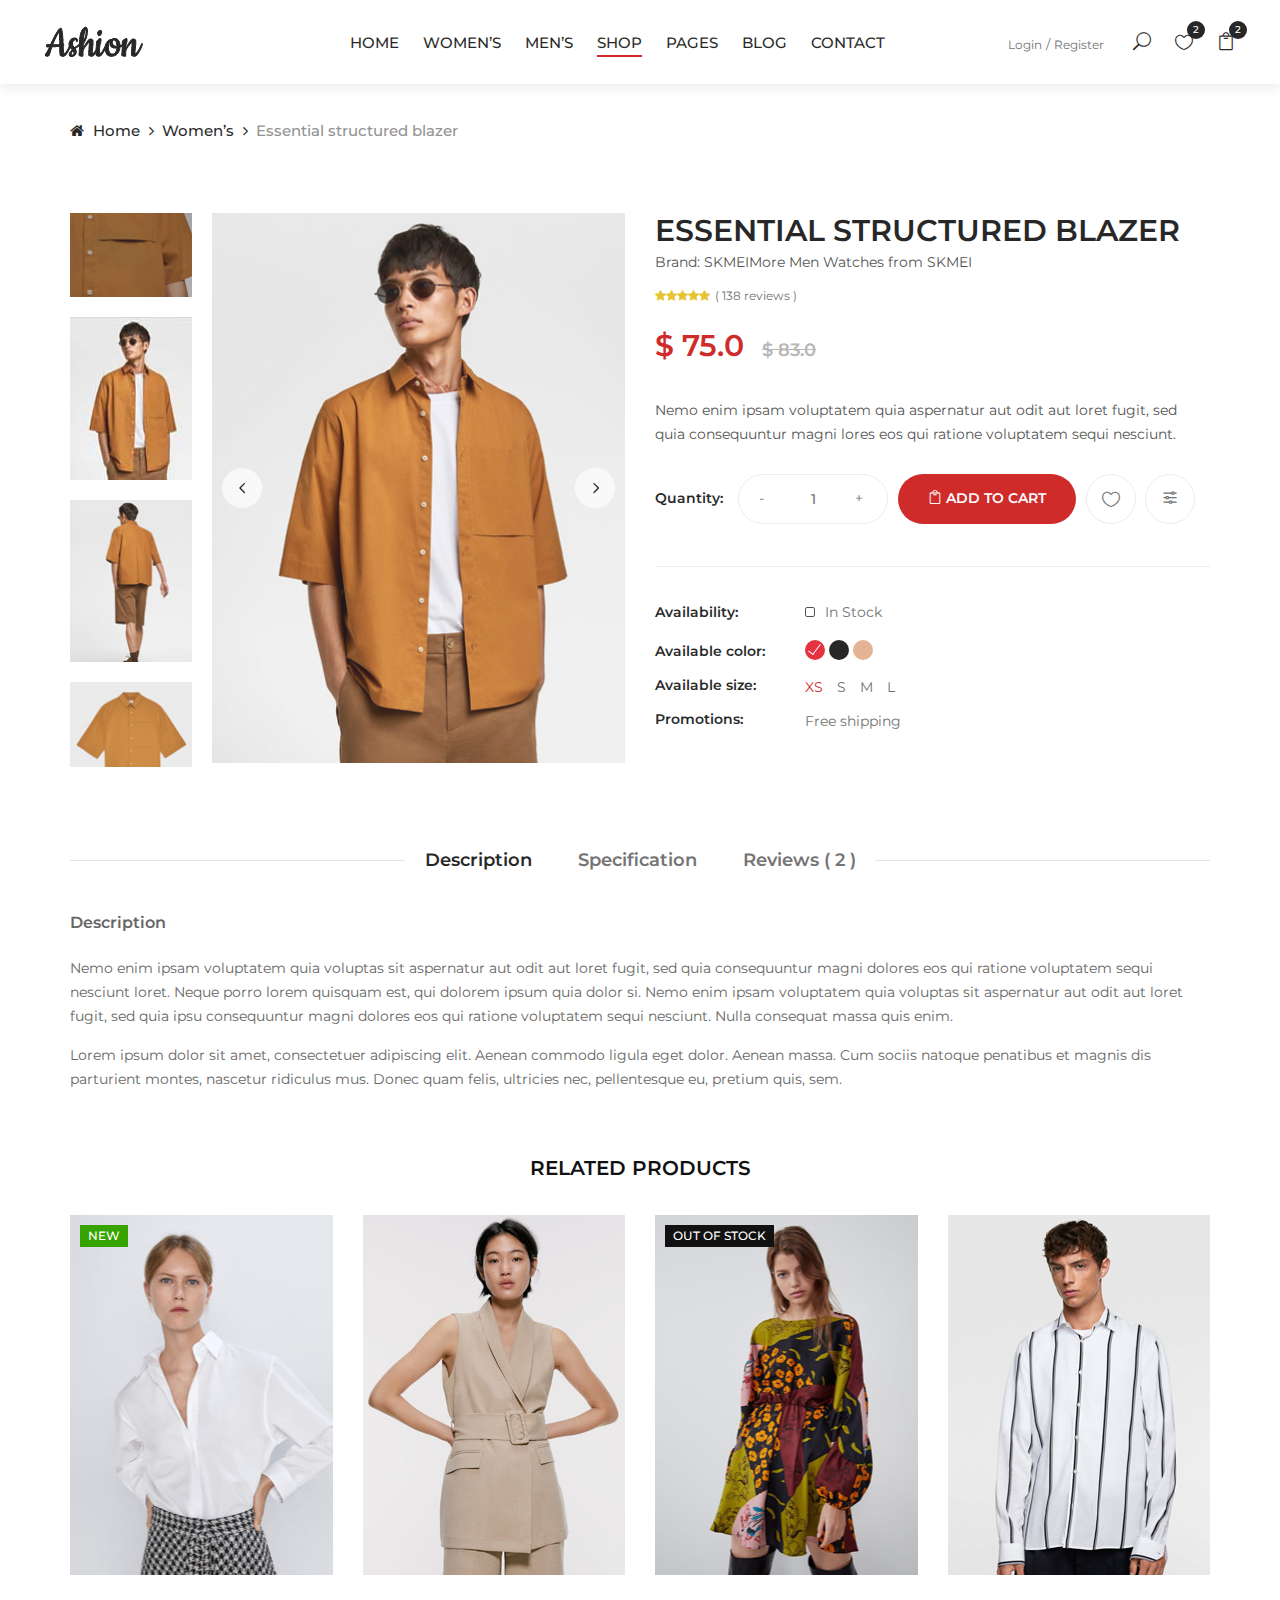
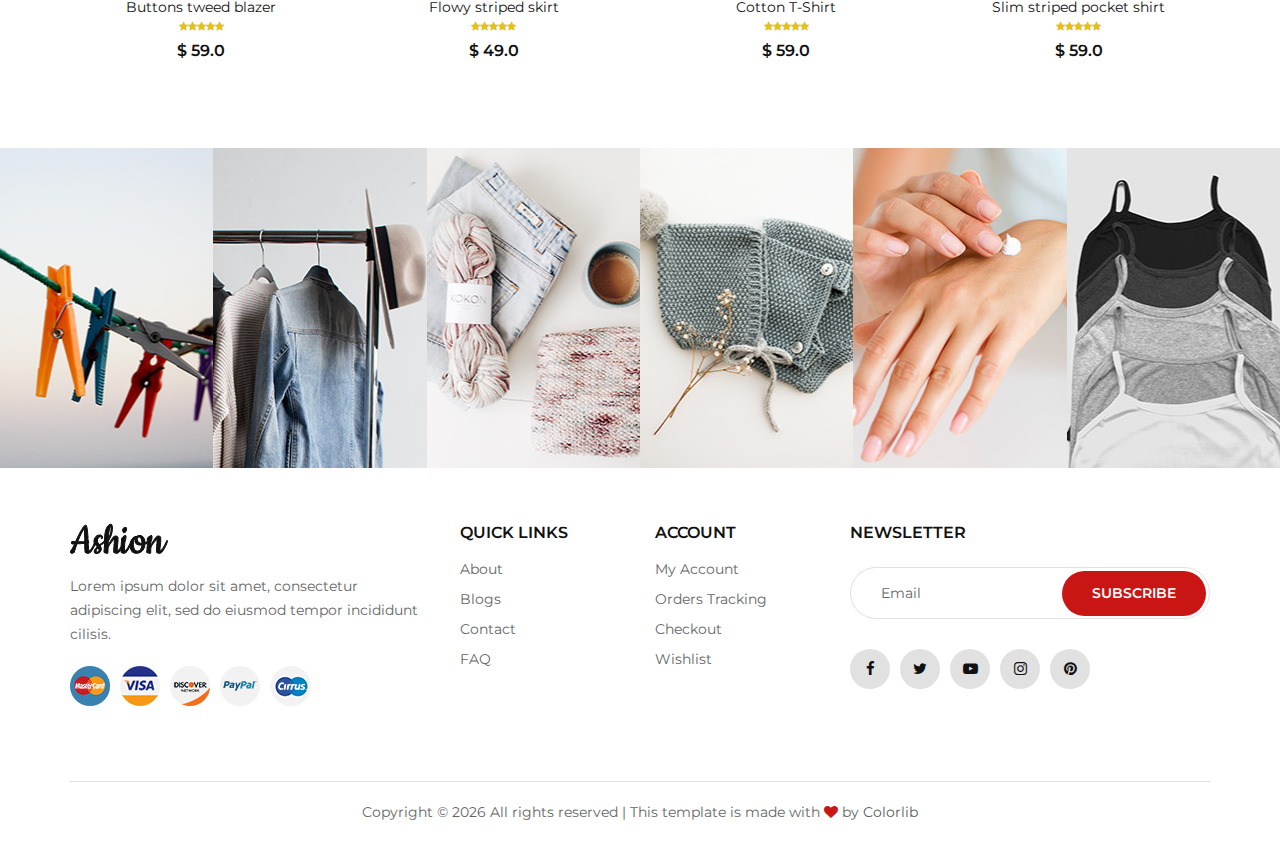
<file: ashion-master/product-details.html>
<!DOCTYPE html>
<html lang="zxx">

<head>
    <meta charset="UTF-8">
    <meta name="description" content="Ashion Template">
    <meta name="keywords" content="Ashion, unica, creative, html">
    <meta name="viewport" content="width=device-width, initial-scale=1.0">
    <meta http-equiv="X-UA-Compatible" content="ie=edge">
    <title>Ashion | Template</title>

    <!-- Google Font -->
    <link href="https://fonts.googleapis.com/css2?family=Cookie&display=swap" rel="stylesheet">
    <link href="https://fonts.googleapis.com/css2?family=Montserrat:wght@400;500;600;700;800;900&display=swap"
    rel="stylesheet">

    <!-- Css Styles -->
    <link rel="stylesheet" href="css/bootstrap.min.css" type="text/css">
    <link rel="stylesheet" href="css/font-awesome.min.css" type="text/css">
    <link rel="stylesheet" href="css/elegant-icons.css" type="text/css">
    <link rel="stylesheet" href="css/jquery-ui.min.css" type="text/css">
    <link rel="stylesheet" href="css/magnific-popup.css" type="text/css">
    <link rel="stylesheet" href="css/owl.carousel.min.css" type="text/css">
    <link rel="stylesheet" href="css/slicknav.min.css" type="text/css">
    <link rel="stylesheet" href="css/style.css" type="text/css">
</head>

<body>
    <!-- Page Preloder -->
    <div id="preloder">
        <div class="loader"></div>
    </div>

    <!-- Offcanvas Menu Begin -->
    <div class="offcanvas-menu-overlay"></div>
    <div class="offcanvas-menu-wrapper">
        <div class="offcanvas__close">+</div>
        <ul class="offcanvas__widget">
            <li><span class="icon_search search-switch"></span></li>
            <li><a href="#"><span class="icon_heart_alt"></span>
                <div class="tip">2</div>
            </a></li>
            <li><a href="#"><span class="icon_bag_alt"></span>
                <div class="tip">2</div>
            </a></li>
        </ul>
        <div class="offcanvas__logo">
            <a href="./index.html"><img src="img/logo.png" alt=""></a>
        </div>
        <div id="mobile-menu-wrap"></div>
        <div class="offcanvas__auth">
            <a href="#">Login</a>
            <a href="#">Register</a>
        </div>
    </div>
    <!-- Offcanvas Menu End -->

    <!-- Header Section Begin -->
    <header class="header">
        <div class="container-fluid">
            <div class="row">
                <div class="col-xl-3 col-lg-2">
                    <div class="header__logo">
                        <a href="./index.html"><img src="img/logo.png" alt=""></a>
                    </div>
                </div>
                <div class="col-xl-6 col-lg-7">
                    <nav class="header__menu">
                        <ul>
                            <li><a href="./index.html">Home</a></li>
                            <li><a href="#">Women’s</a></li>
                            <li><a href="#">Men’s</a></li>
                            <li class="active"><a href="./shop.html">Shop</a></li>
                            <li><a href="#">Pages</a>
                                <ul class="dropdown">
                                    <li><a href="./product-details.html">Product Details</a></li>
                                    <li><a href="./shop-cart.html">Shop Cart</a></li>
                                    <li><a href="./checkout.html">Checkout</a></li>
                                    <li><a href="./blog-details.html">Blog Details</a></li>
                                </ul>
                            </li>
                            <li><a href="./blog.html">Blog</a></li>
                            <li><a href="./contact.html">Contact</a></li>
                        </ul>
                    </nav>
                </div>
                <div class="col-lg-3">
                    <div class="header__right">
                        <div class="header__right__auth">
                            <a href="#">Login</a>
                            <a href="#">Register</a>
                        </div>
                        <ul class="header__right__widget">
                            <li><span class="icon_search search-switch"></span></li>
                            <li><a href="#"><span class="icon_heart_alt"></span>
                                <div class="tip">2</div>
                            </a></li>
                            <li><a href="#"><span class="icon_bag_alt"></span>
                                <div class="tip">2</div>
                            </a></li>
                        </ul>
                    </div>
                </div>
            </div>
            <div class="canvas__open">
                <i class="fa fa-bars"></i>
            </div>
        </div>
    </header>
    <!-- Header Section End -->

    <!-- Breadcrumb Begin -->
    <div class="breadcrumb-option">
        <div class="container">
            <div class="row">
                <div class="col-lg-12">
                    <div class="breadcrumb__links">
                        <a href="./index.html"><i class="fa fa-home"></i> Home</a>
                        <a href="#">Women’s </a>
                        <span>Essential structured blazer</span>
                    </div>
                </div>
            </div>
        </div>
    </div>
    <!-- Breadcrumb End -->

    <!-- Product Details Section Begin -->
    <section class="product-details spad">
        <div class="container">
            <div class="row">
                <div class="col-lg-6">
                    <div class="product__details__pic">
                        <div class="product__details__pic__left product__thumb nice-scroll">
                            <a class="pt active" href="#product-1">
                                <img src="img/product/details/thumb-1.jpg" alt="">
                            </a>
                            <a class="pt" href="#product-2">
                                <img src="img/product/details/thumb-2.jpg" alt="">
                            </a>
                            <a class="pt" href="#product-3">
                                <img src="img/product/details/thumb-3.jpg" alt="">
                            </a>
                            <a class="pt" href="#product-4">
                                <img src="img/product/details/thumb-4.jpg" alt="">
                            </a>
                        </div>
                        <div class="product__details__slider__content">
                            <div class="product__details__pic__slider owl-carousel">
                                <img data-hash="product-1" class="product__big__img" src="img/product/details/product-1.jpg" alt="">
                                <img data-hash="product-2" class="product__big__img" src="img/product/details/product-3.jpg" alt="">
                                <img data-hash="product-3" class="product__big__img" src="img/product/details/product-2.jpg" alt="">
                                <img data-hash="product-4" class="product__big__img" src="img/product/details/product-4.jpg" alt="">
                            </div>
                        </div>
                    </div>
                </div>
                <div class="col-lg-6">
                    <div class="product__details__text">
                        <h3>Essential structured blazer <span>Brand: SKMEIMore Men Watches from SKMEI</span></h3>
                        <div class="rating">
                            <i class="fa fa-star"></i>
                            <i class="fa fa-star"></i>
                            <i class="fa fa-star"></i>
                            <i class="fa fa-star"></i>
                            <i class="fa fa-star"></i>
                            <span>( 138 reviews )</span>
                        </div>
                        <div class="product__details__price">$ 75.0 <span>$ 83.0</span></div>
                        <p>Nemo enim ipsam voluptatem quia aspernatur aut odit aut loret fugit, sed quia consequuntur
                        magni lores eos qui ratione voluptatem sequi nesciunt.</p>
                        <div class="product__details__button">
                            <div class="quantity">
                                <span>Quantity:</span>
                                <div class="pro-qty">
                                    <input type="text" value="1">
                                </div>
                            </div>
                            <a href="#" class="cart-btn"><span class="icon_bag_alt"></span> Add to cart</a>
                            <ul>
                                <li><a href="#"><span class="icon_heart_alt"></span></a></li>
                                <li><a href="#"><span class="icon_adjust-horiz"></span></a></li>
                            </ul>
                        </div>
                        <div class="product__details__widget">
                            <ul>
                                <li>
                                    <span>Availability:</span>
                                    <div class="stock__checkbox">
                                        <label for="stockin">
                                            In Stock
                                            <input type="checkbox" id="stockin">
                                            <span class="checkmark"></span>
                                        </label>
                                    </div>
                                </li>
                                <li>
                                    <span>Available color:</span>
                                    <div class="color__checkbox">
                                        <label for="red">
                                            <input type="radio" name="color__radio" id="red" checked>
                                            <span class="checkmark"></span>
                                        </label>
                                        <label for="black">
                                            <input type="radio" name="color__radio" id="black">
                                            <span class="checkmark black-bg"></span>
                                        </label>
                                        <label for="grey">
                                            <input type="radio" name="color__radio" id="grey">
                                            <span class="checkmark grey-bg"></span>
                                        </label>
                                    </div>
                                </li>
                                <li>
                                    <span>Available size:</span>
                                    <div class="size__btn">
                                        <label for="xs-btn" class="active">
                                            <input type="radio" id="xs-btn">
                                            xs
                                        </label>
                                        <label for="s-btn">
                                            <input type="radio" id="s-btn">
                                            s
                                        </label>
                                        <label for="m-btn">
                                            <input type="radio" id="m-btn">
                                            m
                                        </label>
                                        <label for="l-btn">
                                            <input type="radio" id="l-btn">
                                            l
                                        </label>
                                    </div>
                                </li>
                                <li>
                                    <span>Promotions:</span>
                                    <p>Free shipping</p>
                                </li>
                            </ul>
                        </div>
                    </div>
                </div>
                <div class="col-lg-12">
                    <div class="product__details__tab">
                        <ul class="nav nav-tabs" role="tablist">
                            <li class="nav-item">
                                <a class="nav-link active" data-toggle="tab" href="#tabs-1" role="tab">Description</a>
                            </li>
                            <li class="nav-item">
                                <a class="nav-link" data-toggle="tab" href="#tabs-2" role="tab">Specification</a>
                            </li>
                            <li class="nav-item">
                                <a class="nav-link" data-toggle="tab" href="#tabs-3" role="tab">Reviews ( 2 )</a>
                            </li>
                        </ul>
                        <div class="tab-content">
                            <div class="tab-pane active" id="tabs-1" role="tabpanel">
                                <h6>Description</h6>
                                <p>Nemo enim ipsam voluptatem quia voluptas sit aspernatur aut odit aut loret fugit, sed
                                    quia consequuntur magni dolores eos qui ratione voluptatem sequi nesciunt loret.
                                    Neque porro lorem quisquam est, qui dolorem ipsum quia dolor si. Nemo enim ipsam
                                    voluptatem quia voluptas sit aspernatur aut odit aut loret fugit, sed quia ipsu
                                    consequuntur magni dolores eos qui ratione voluptatem sequi nesciunt. Nulla
                                consequat massa quis enim.</p>
                                <p>Lorem ipsum dolor sit amet, consectetuer adipiscing elit. Aenean commodo ligula eget
                                    dolor. Aenean massa. Cum sociis natoque penatibus et magnis dis parturient montes,
                                    nascetur ridiculus mus. Donec quam felis, ultricies nec, pellentesque eu, pretium
                                quis, sem.</p>
                            </div>
                            <div class="tab-pane" id="tabs-2" role="tabpanel">
                                <h6>Specification</h6>
                                <p>Nemo enim ipsam voluptatem quia voluptas sit aspernatur aut odit aut loret fugit, sed
                                    quia consequuntur magni dolores eos qui ratione voluptatem sequi nesciunt loret.
                                    Neque porro lorem quisquam est, qui dolorem ipsum quia dolor si. Nemo enim ipsam
                                    voluptatem quia voluptas sit aspernatur aut odit aut loret fugit, sed quia ipsu
                                    consequuntur magni dolores eos qui ratione voluptatem sequi nesciunt. Nulla
                                consequat massa quis enim.</p>
                                <p>Lorem ipsum dolor sit amet, consectetuer adipiscing elit. Aenean commodo ligula eget
                                    dolor. Aenean massa. Cum sociis natoque penatibus et magnis dis parturient montes,
                                    nascetur ridiculus mus. Donec quam felis, ultricies nec, pellentesque eu, pretium
                                quis, sem.</p>
                            </div>
                            <div class="tab-pane" id="tabs-3" role="tabpanel">
                                <h6>Reviews ( 2 )</h6>
                                <p>Nemo enim ipsam voluptatem quia voluptas sit aspernatur aut odit aut loret fugit, sed
                                    quia consequuntur magni dolores eos qui ratione voluptatem sequi nesciunt loret.
                                    Neque porro lorem quisquam est, qui dolorem ipsum quia dolor si. Nemo enim ipsam
                                    voluptatem quia voluptas sit aspernatur aut odit aut loret fugit, sed quia ipsu
                                    consequuntur magni dolores eos qui ratione voluptatem sequi nesciunt. Nulla
                                consequat massa quis enim.</p>
                                <p>Lorem ipsum dolor sit amet, consectetuer adipiscing elit. Aenean commodo ligula eget
                                    dolor. Aenean massa. Cum sociis natoque penatibus et magnis dis parturient montes,
                                    nascetur ridiculus mus. Donec quam felis, ultricies nec, pellentesque eu, pretium
                                quis, sem.</p>
                            </div>
                        </div>
                    </div>
                </div>
            </div>
            <div class="row">
                <div class="col-lg-12 text-center">
                    <div class="related__title">
                        <h5>RELATED PRODUCTS</h5>
                    </div>
                </div>
                <div class="col-lg-3 col-md-4 col-sm-6">
                    <div class="product__item">
                        <div class="product__item__pic set-bg" data-setbg="img/product/related/rp-1.jpg">
                            <div class="label new">New</div>
                            <ul class="product__hover">
                                <li><a href="img/product/related/rp-1.jpg" class="image-popup"><span class="arrow_expand"></span></a></li>
                                <li><a href="#"><span class="icon_heart_alt"></span></a></li>
                                <li><a href="#"><span class="icon_bag_alt"></span></a></li>
                            </ul>
                        </div>
                        <div class="product__item__text">
                            <h6><a href="#">Buttons tweed blazer</a></h6>
                            <div class="rating">
                                <i class="fa fa-star"></i>
                                <i class="fa fa-star"></i>
                                <i class="fa fa-star"></i>
                                <i class="fa fa-star"></i>
                                <i class="fa fa-star"></i>
                            </div>
                            <div class="product__price">$ 59.0</div>
                        </div>
                    </div>
                </div>
                <div class="col-lg-3 col-md-4 col-sm-6">
                    <div class="product__item">
                        <div class="product__item__pic set-bg" data-setbg="img/product/related/rp-2.jpg">
                            <ul class="product__hover">
                                <li><a href="img/product/related/rp-2.jpg" class="image-popup"><span class="arrow_expand"></span></a></li>
                                <li><a href="#"><span class="icon_heart_alt"></span></a></li>
                                <li><a href="#"><span class="icon_bag_alt"></span></a></li>
                            </ul>
                        </div>
                        <div class="product__item__text">
                            <h6><a href="#">Flowy striped skirt</a></h6>
                            <div class="rating">
                                <i class="fa fa-star"></i>
                                <i class="fa fa-star"></i>
                                <i class="fa fa-star"></i>
                                <i class="fa fa-star"></i>
                                <i class="fa fa-star"></i>
                            </div>
                            <div class="product__price">$ 49.0</div>
                        </div>
                    </div>
                </div>
                <div class="col-lg-3 col-md-4 col-sm-6">
                    <div class="product__item">
                        <div class="product__item__pic set-bg" data-setbg="img/product/related/rp-3.jpg">
                            <div class="label stockout">out of stock</div>
                            <ul class="product__hover">
                                <li><a href="img/product/related/rp-3.jpg" class="image-popup"><span class="arrow_expand"></span></a></li>
                                <li><a href="#"><span class="icon_heart_alt"></span></a></li>
                                <li><a href="#"><span class="icon_bag_alt"></span></a></li>
                            </ul>
                        </div>
                        <div class="product__item__text">
                            <h6><a href="#">Cotton T-Shirt</a></h6>
                            <div class="rating">
                                <i class="fa fa-star"></i>
                                <i class="fa fa-star"></i>
                                <i class="fa fa-star"></i>
                                <i class="fa fa-star"></i>
                                <i class="fa fa-star"></i>
                            </div>
                            <div class="product__price">$ 59.0</div>
                        </div>
                    </div>
                </div>
                <div class="col-lg-3 col-md-4 col-sm-6">
                    <div class="product__item">
                        <div class="product__item__pic set-bg" data-setbg="img/product/related/rp-4.jpg">
                            <ul class="product__hover">
                                <li><a href="img/product/related/rp-4.jpg" class="image-popup"><span class="arrow_expand"></span></a></li>
                                <li><a href="#"><span class="icon_heart_alt"></span></a></li>
                                <li><a href="#"><span class="icon_bag_alt"></span></a></li>
                            </ul>
                        </div>
                        <div class="product__item__text">
                            <h6><a href="#">Slim striped pocket shirt</a></h6>
                            <div class="rating">
                                <i class="fa fa-star"></i>
                                <i class="fa fa-star"></i>
                                <i class="fa fa-star"></i>
                                <i class="fa fa-star"></i>
                                <i class="fa fa-star"></i>
                            </div>
                            <div class="product__price">$ 59.0</div>
                        </div>
                    </div>
                </div>
            </div>
        </div>
    </section>
    <!-- Product Details Section End -->

    <!-- Instagram Begin -->
    <div class="instagram">
        <div class="container-fluid">
            <div class="row">
                <div class="col-lg-2 col-md-4 col-sm-4 p-0">
                    <div class="instagram__item set-bg" data-setbg="img/instagram/insta-1.jpg">
                        <div class="instagram__text">
                            <i class="fa fa-instagram"></i>
                            <a href="#">@ ashion_shop</a>
                        </div>
                    </div>
                </div>
                <div class="col-lg-2 col-md-4 col-sm-4 p-0">
                    <div class="instagram__item set-bg" data-setbg="img/instagram/insta-2.jpg">
                        <div class="instagram__text">
                            <i class="fa fa-instagram"></i>
                            <a href="#">@ ashion_shop</a>
                        </div>
                    </div>
                </div>
                <div class="col-lg-2 col-md-4 col-sm-4 p-0">
                    <div class="instagram__item set-bg" data-setbg="img/instagram/insta-3.jpg">
                        <div class="instagram__text">
                            <i class="fa fa-instagram"></i>
                            <a href="#">@ ashion_shop</a>
                        </div>
                    </div>
                </div>
                <div class="col-lg-2 col-md-4 col-sm-4 p-0">
                    <div class="instagram__item set-bg" data-setbg="img/instagram/insta-4.jpg">
                        <div class="instagram__text">
                            <i class="fa fa-instagram"></i>
                            <a href="#">@ ashion_shop</a>
                        </div>
                    </div>
                </div>
                <div class="col-lg-2 col-md-4 col-sm-4 p-0">
                    <div class="instagram__item set-bg" data-setbg="img/instagram/insta-5.jpg">
                        <div class="instagram__text">
                            <i class="fa fa-instagram"></i>
                            <a href="#">@ ashion_shop</a>
                        </div>
                    </div>
                </div>
                <div class="col-lg-2 col-md-4 col-sm-4 p-0">
                    <div class="instagram__item set-bg" data-setbg="img/instagram/insta-6.jpg">
                        <div class="instagram__text">
                            <i class="fa fa-instagram"></i>
                            <a href="#">@ ashion_shop</a>
                        </div>
                    </div>
                </div>
            </div>
        </div>
    </div>
    <!-- Instagram End -->

    <!-- Footer Section Begin -->
    <footer class="footer">
        <div class="container">
            <div class="row">
                <div class="col-lg-4 col-md-6 col-sm-7">
                    <div class="footer__about">
                        <div class="footer__logo">
                            <a href="./index.html"><img src="img/logo.png" alt=""></a>
                        </div>
                        <p>Lorem ipsum dolor sit amet, consectetur adipiscing elit, sed do eiusmod tempor incididunt
                        cilisis.</p>
                        <div class="footer__payment">
                            <a href="#"><img src="img/payment/payment-1.png" alt=""></a>
                            <a href="#"><img src="img/payment/payment-2.png" alt=""></a>
                            <a href="#"><img src="img/payment/payment-3.png" alt=""></a>
                            <a href="#"><img src="img/payment/payment-4.png" alt=""></a>
                            <a href="#"><img src="img/payment/payment-5.png" alt=""></a>
                        </div>
                    </div>
                </div>
                <div class="col-lg-2 col-md-3 col-sm-5">
                    <div class="footer__widget">
                        <h6>Quick links</h6>
                        <ul>
                            <li><a href="#">About</a></li>
                            <li><a href="#">Blogs</a></li>
                            <li><a href="#">Contact</a></li>
                            <li><a href="#">FAQ</a></li>
                        </ul>
                    </div>
                </div>
                <div class="col-lg-2 col-md-3 col-sm-4">
                    <div class="footer__widget">
                        <h6>Account</h6>
                        <ul>
                            <li><a href="#">My Account</a></li>
                            <li><a href="#">Orders Tracking</a></li>
                            <li><a href="#">Checkout</a></li>
                            <li><a href="#">Wishlist</a></li>
                        </ul>
                    </div>
                </div>
                <div class="col-lg-4 col-md-8 col-sm-8">
                    <div class="footer__newslatter">
                        <h6>NEWSLETTER</h6>
                        <form action="#">
                            <input type="text" placeholder="Email">
                            <button type="submit" class="site-btn">Subscribe</button>
                        </form>
                        <div class="footer__social">
                            <a href="#"><i class="fa fa-facebook"></i></a>
                            <a href="#"><i class="fa fa-twitter"></i></a>
                            <a href="#"><i class="fa fa-youtube-play"></i></a>
                            <a href="#"><i class="fa fa-instagram"></i></a>
                            <a href="#"><i class="fa fa-pinterest"></i></a>
                        </div>
                    </div>
                </div>
            </div>
            <div class="row">
                <div class="col-lg-12">
                    <!-- Link back to Colorlib can't be removed. Template is licensed under CC BY 3.0. -->
                    <div class="footer__copyright__text">
                        <p>Copyright &copy; <script>document.write(new Date().getFullYear());</script> All rights reserved | This template is made with <i class="fa fa-heart" aria-hidden="true"></i> by <a href="https://colorlib.com" target="_blank">Colorlib</a></p>
                    </div>
                    <!-- Link back to Colorlib can't be removed. Template is licensed under CC BY 3.0. -->
                </div>
            </div>
        </div>
    </footer>
    <!-- Footer Section End -->

    <!-- Search Begin -->
    <div class="search-model">
        <div class="h-100 d-flex align-items-center justify-content-center">
            <div class="search-close-switch">+</div>
            <form class="search-model-form">
                <input type="text" id="search-input" placeholder="Search here.....">
            </form>
        </div>
    </div>
    <!-- Search End -->

    <!-- Js Plugins -->
    <script src="js/jquery-3.3.1.min.js"></script>
    <script src="js/bootstrap.min.js"></script>
    <script src="js/jquery.magnific-popup.min.js"></script>
    <script src="js/jquery-ui.min.js"></script>
    <script src="js/mixitup.min.js"></script>
    <script src="js/jquery.countdown.min.js"></script>
    <script src="js/jquery.slicknav.js"></script>
    <script src="js/owl.carousel.min.js"></script>
    <script src="js/jquery.nicescroll.min.js"></script>
    <script src="js/main.js"></script>
</body>

</html>
</file>
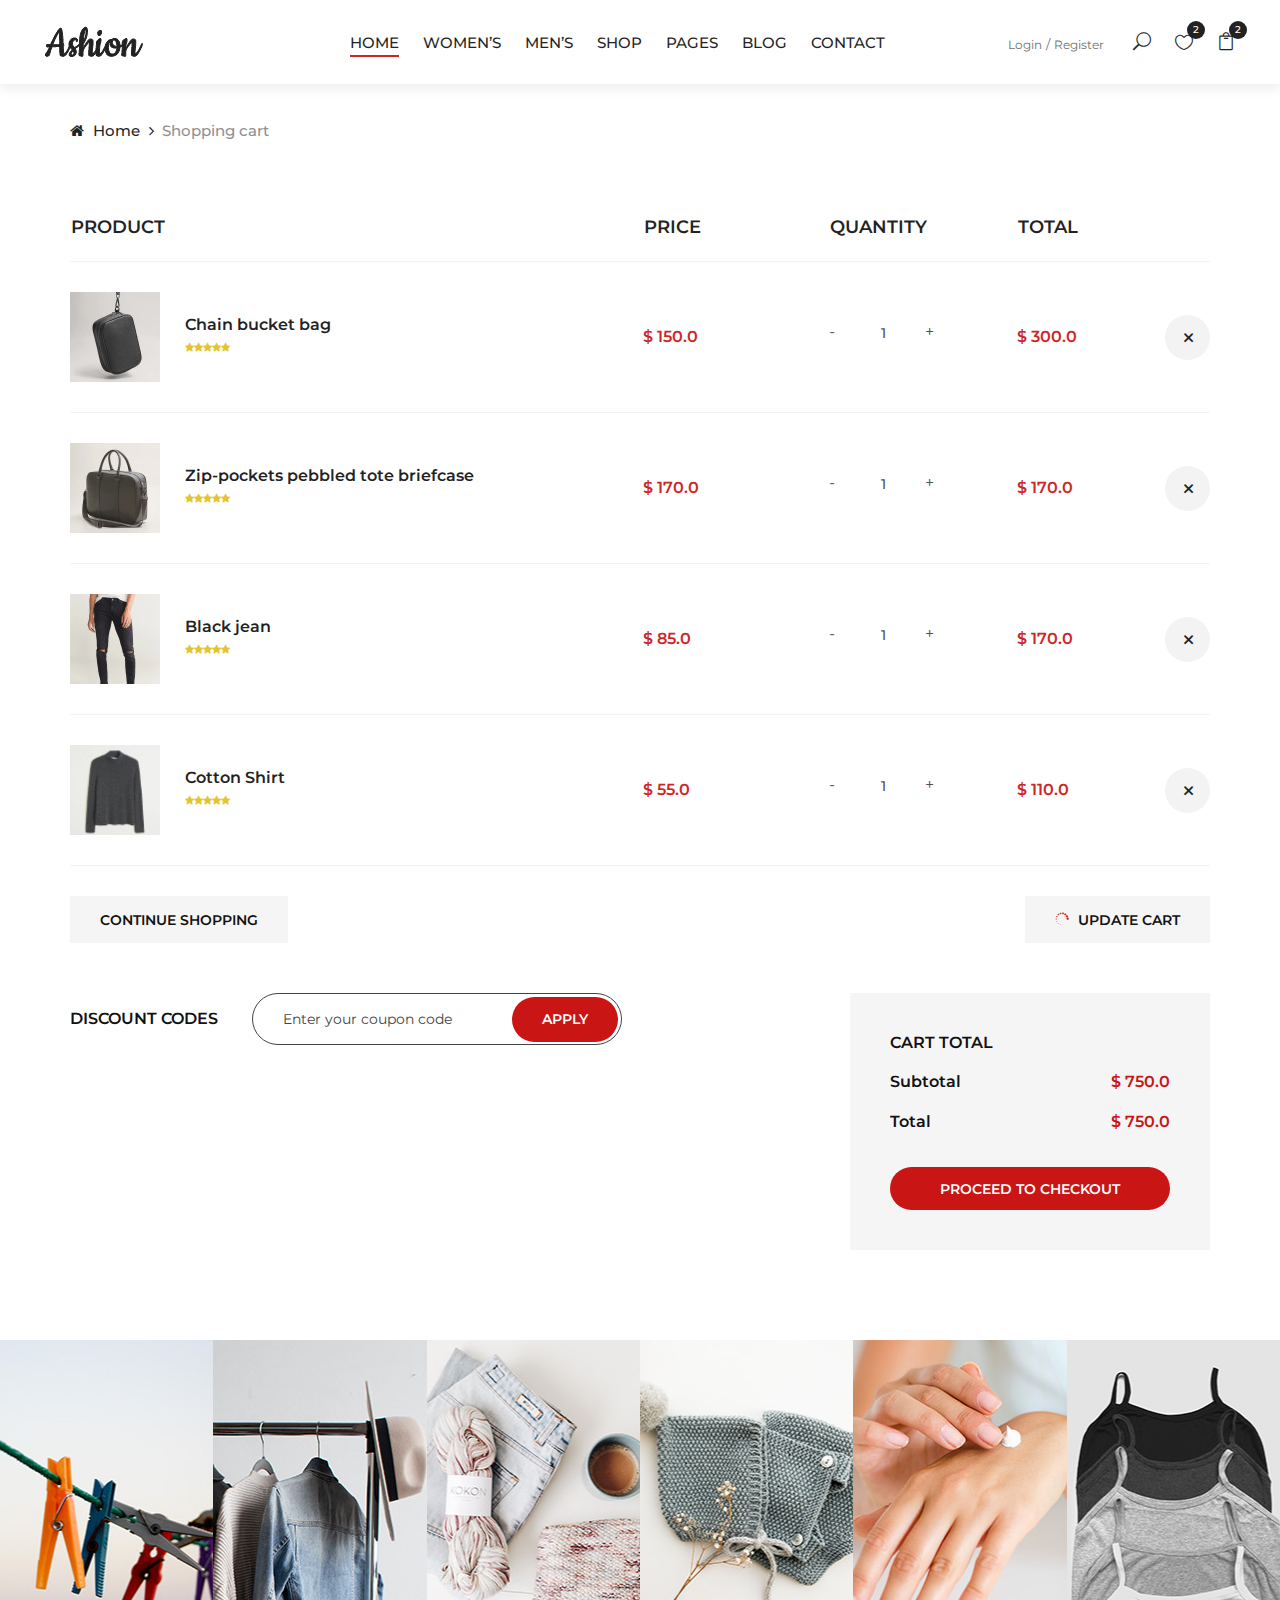
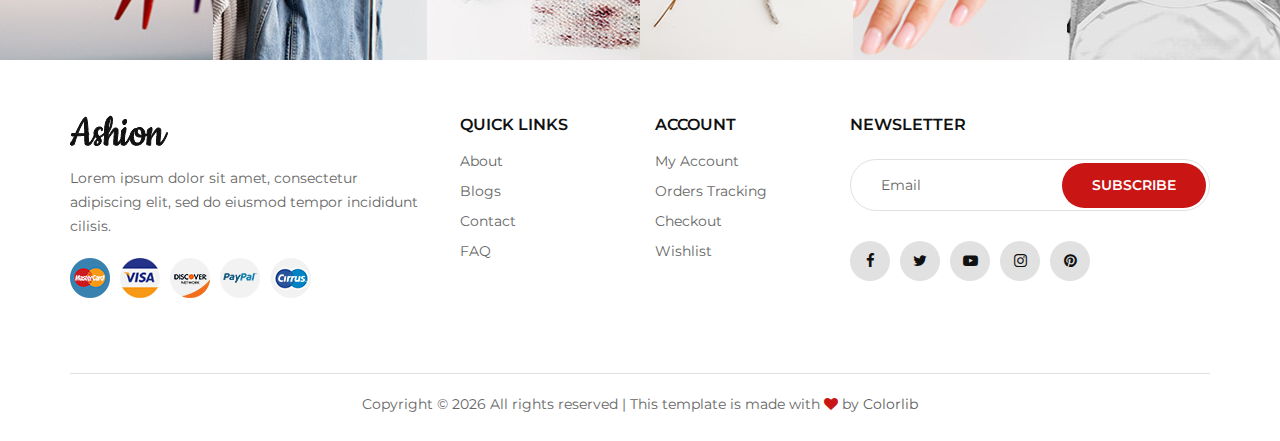
<file: ashion-master/shop-cart.html>
<!DOCTYPE html>
<html lang="zxx">

<head>
    <meta charset="UTF-8">
    <meta name="description" content="Ashion Template">
    <meta name="keywords" content="Ashion, unica, creative, html">
    <meta name="viewport" content="width=device-width, initial-scale=1.0">
    <meta http-equiv="X-UA-Compatible" content="ie=edge">
    <title>Ashion | Template</title>

    <!-- Google Font -->
    <link href="https://fonts.googleapis.com/css2?family=Cookie&display=swap" rel="stylesheet">
    <link href="https://fonts.googleapis.com/css2?family=Montserrat:wght@400;500;600;700;800;900&display=swap"
    rel="stylesheet">

    <!-- Css Styles -->
    <link rel="stylesheet" href="css/bootstrap.min.css" type="text/css">
    <link rel="stylesheet" href="css/font-awesome.min.css" type="text/css">
    <link rel="stylesheet" href="css/elegant-icons.css" type="text/css">
    <link rel="stylesheet" href="css/jquery-ui.min.css" type="text/css">
    <link rel="stylesheet" href="css/magnific-popup.css" type="text/css">
    <link rel="stylesheet" href="css/owl.carousel.min.css" type="text/css">
    <link rel="stylesheet" href="css/slicknav.min.css" type="text/css">
    <link rel="stylesheet" href="css/style.css" type="text/css">
</head>

<body>
    <!-- Page Preloder -->
    <div id="preloder">
        <div class="loader"></div>
    </div>

    <!-- Offcanvas Menu Begin -->
    <div class="offcanvas-menu-overlay"></div>
    <div class="offcanvas-menu-wrapper">
        <div class="offcanvas__close">+</div>
        <ul class="offcanvas__widget">
            <li><span class="icon_search search-switch"></span></li>
            <li><a href="#"><span class="icon_heart_alt"></span>
                <div class="tip">2</div>
            </a></li>
            <li><a href="#"><span class="icon_bag_alt"></span>
                <div class="tip">2</div>
            </a></li>
        </ul>
        <div class="offcanvas__logo">
            <a href="./index.html"><img src="img/logo.png" alt=""></a>
        </div>
        <div id="mobile-menu-wrap"></div>
        <div class="offcanvas__auth">
            <a href="#">Login</a>
            <a href="#">Register</a>
        </div>
    </div>
    <!-- Offcanvas Menu End -->

    <!-- Header Section Begin -->
    <header class="header">
        <div class="container-fluid">
            <div class="row">
                <div class="col-xl-3 col-lg-2">
                    <div class="header__logo">
                        <a href="./index.html"><img src="img/logo.png" alt=""></a>
                    </div>
                </div>
                <div class="col-xl-6 col-lg-7">
                    <nav class="header__menu">
                        <ul>
                            <li class="active"><a href="./index.html">Home</a></li>
                            <li><a href="#">Women’s</a></li>
                            <li><a href="#">Men’s</a></li>
                            <li><a href="./shop.html">Shop</a></li>
                            <li><a href="#">Pages</a>
                                <ul class="dropdown">
                                    <li><a href="./product-details.html">Product Details</a></li>
                                    <li><a href="./shop-cart.html">Shop Cart</a></li>
                                    <li><a href="./checkout.html">Checkout</a></li>
                                    <li><a href="./blog-details.html">Blog Details</a></li>
                                </ul>
                            </li>
                            <li><a href="./blog.html">Blog</a></li>
                            <li><a href="./contact.html">Contact</a></li>
                        </ul>
                    </nav>
                </div>
                <div class="col-lg-3">
                    <div class="header__right">
                        <div class="header__right__auth">
                            <a href="#">Login</a>
                            <a href="#">Register</a>
                        </div>
                        <ul class="header__right__widget">
                            <li><span class="icon_search search-switch"></span></li>
                            <li><a href="#"><span class="icon_heart_alt"></span>
                                <div class="tip">2</div>
                            </a></li>
                            <li><a href="#"><span class="icon_bag_alt"></span>
                                <div class="tip">2</div>
                            </a></li>
                        </ul>
                    </div>
                </div>
            </div>
            <div class="canvas__open">
                <i class="fa fa-bars"></i>
            </div>
        </div>
    </header>
    <!-- Header Section End -->

    <!-- Breadcrumb Begin -->
    <div class="breadcrumb-option">
        <div class="container">
            <div class="row">
                <div class="col-lg-12">
                    <div class="breadcrumb__links">
                        <a href="./index.html"><i class="fa fa-home"></i> Home</a>
                        <span>Shopping cart</span>
                    </div>
                </div>
            </div>
        </div>
    </div>
    <!-- Breadcrumb End -->

    <!-- Shop Cart Section Begin -->
    <section class="shop-cart spad">
        <div class="container">
            <div class="row">
                <div class="col-lg-12">
                    <div class="shop__cart__table">
                        <table>
                            <thead>
                                <tr>
                                    <th>Product</th>
                                    <th>Price</th>
                                    <th>Quantity</th>
                                    <th>Total</th>
                                    <th></th>
                                </tr>
                            </thead>
                            <tbody>
                                <tr>
                                    <td class="cart__product__item">
                                        <img src="img/shop-cart/cp-1.jpg" alt="">
                                        <div class="cart__product__item__title">
                                            <h6>Chain bucket bag</h6>
                                            <div class="rating">
                                                <i class="fa fa-star"></i>
                                                <i class="fa fa-star"></i>
                                                <i class="fa fa-star"></i>
                                                <i class="fa fa-star"></i>
                                                <i class="fa fa-star"></i>
                                            </div>
                                        </div>
                                    </td>
                                    <td class="cart__price">$ 150.0</td>
                                    <td class="cart__quantity">
                                        <div class="pro-qty">
                                            <input type="text" value="1">
                                        </div>
                                    </td>
                                    <td class="cart__total">$ 300.0</td>
                                    <td class="cart__close"><span class="icon_close"></span></td>
                                </tr>
                                <tr>
                                    <td class="cart__product__item">
                                        <img src="img/shop-cart/cp-2.jpg" alt="">
                                        <div class="cart__product__item__title">
                                            <h6>Zip-pockets pebbled tote briefcase</h6>
                                            <div class="rating">
                                                <i class="fa fa-star"></i>
                                                <i class="fa fa-star"></i>
                                                <i class="fa fa-star"></i>
                                                <i class="fa fa-star"></i>
                                                <i class="fa fa-star"></i>
                                            </div>
                                        </div>
                                    </td>
                                    <td class="cart__price">$ 170.0</td>
                                    <td class="cart__quantity">
                                        <div class="pro-qty">
                                            <input type="text" value="1">
                                        </div>
                                    </td>
                                    <td class="cart__total">$ 170.0</td>
                                    <td class="cart__close"><span class="icon_close"></span></td>
                                </tr>
                                <tr>
                                    <td class="cart__product__item">
                                        <img src="img/shop-cart/cp-3.jpg" alt="">
                                        <div class="cart__product__item__title">
                                            <h6>Black jean</h6>
                                            <div class="rating">
                                                <i class="fa fa-star"></i>
                                                <i class="fa fa-star"></i>
                                                <i class="fa fa-star"></i>
                                                <i class="fa fa-star"></i>
                                                <i class="fa fa-star"></i>
                                            </div>
                                        </div>
                                    </td>
                                    <td class="cart__price">$ 85.0</td>
                                    <td class="cart__quantity">
                                        <div class="pro-qty">
                                            <input type="text" value="1">
                                        </div>
                                    </td>
                                    <td class="cart__total">$ 170.0</td>
                                    <td class="cart__close"><span class="icon_close"></span></td>
                                </tr>
                                <tr>
                                    <td class="cart__product__item">
                                        <img src="img/shop-cart/cp-4.jpg" alt="">
                                        <div class="cart__product__item__title">
                                            <h6>Cotton Shirt</h6>
                                            <div class="rating">
                                                <i class="fa fa-star"></i>
                                                <i class="fa fa-star"></i>
                                                <i class="fa fa-star"></i>
                                                <i class="fa fa-star"></i>
                                                <i class="fa fa-star"></i>
                                            </div>
                                        </div>
                                    </td>
                                    <td class="cart__price">$ 55.0</td>
                                    <td class="cart__quantity">
                                        <div class="pro-qty">
                                            <input type="text" value="1">
                                        </div>
                                    </td>
                                    <td class="cart__total">$ 110.0</td>
                                    <td class="cart__close"><span class="icon_close"></span></td>
                                </tr>
                            </tbody>
                        </table>
                    </div>
                </div>
            </div>
            <div class="row">
                <div class="col-lg-6 col-md-6 col-sm-6">
                    <div class="cart__btn">
                        <a href="#">Continue Shopping</a>
                    </div>
                </div>
                <div class="col-lg-6 col-md-6 col-sm-6">
                    <div class="cart__btn update__btn">
                        <a href="#"><span class="icon_loading"></span> Update cart</a>
                    </div>
                </div>
            </div>
            <div class="row">
                <div class="col-lg-6">
                    <div class="discount__content">
                        <h6>Discount codes</h6>
                        <form action="#">
                            <input type="text" placeholder="Enter your coupon code">
                            <button type="submit" class="site-btn">Apply</button>
                        </form>
                    </div>
                </div>
                <div class="col-lg-4 offset-lg-2">
                    <div class="cart__total__procced">
                        <h6>Cart total</h6>
                        <ul>
                            <li>Subtotal <span>$ 750.0</span></li>
                            <li>Total <span>$ 750.0</span></li>
                        </ul>
                        <a href="#" class="primary-btn">Proceed to checkout</a>
                    </div>
                </div>
            </div>
        </div>
    </section>
    <!-- Shop Cart Section End -->

    <!-- Instagram Begin -->
    <div class="instagram">
        <div class="container-fluid">
            <div class="row">
                <div class="col-lg-2 col-md-4 col-sm-4 p-0">
                    <div class="instagram__item set-bg" data-setbg="img/instagram/insta-1.jpg">
                        <div class="instagram__text">
                            <i class="fa fa-instagram"></i>
                            <a href="#">@ ashion_shop</a>
                        </div>
                    </div>
                </div>
                <div class="col-lg-2 col-md-4 col-sm-4 p-0">
                    <div class="instagram__item set-bg" data-setbg="img/instagram/insta-2.jpg">
                        <div class="instagram__text">
                            <i class="fa fa-instagram"></i>
                            <a href="#">@ ashion_shop</a>
                        </div>
                    </div>
                </div>
                <div class="col-lg-2 col-md-4 col-sm-4 p-0">
                    <div class="instagram__item set-bg" data-setbg="img/instagram/insta-3.jpg">
                        <div class="instagram__text">
                            <i class="fa fa-instagram"></i>
                            <a href="#">@ ashion_shop</a>
                        </div>
                    </div>
                </div>
                <div class="col-lg-2 col-md-4 col-sm-4 p-0">
                    <div class="instagram__item set-bg" data-setbg="img/instagram/insta-4.jpg">
                        <div class="instagram__text">
                            <i class="fa fa-instagram"></i>
                            <a href="#">@ ashion_shop</a>
                        </div>
                    </div>
                </div>
                <div class="col-lg-2 col-md-4 col-sm-4 p-0">
                    <div class="instagram__item set-bg" data-setbg="img/instagram/insta-5.jpg">
                        <div class="instagram__text">
                            <i class="fa fa-instagram"></i>
                            <a href="#">@ ashion_shop</a>
                        </div>
                    </div>
                </div>
                <div class="col-lg-2 col-md-4 col-sm-4 p-0">
                    <div class="instagram__item set-bg" data-setbg="img/instagram/insta-6.jpg">
                        <div class="instagram__text">
                            <i class="fa fa-instagram"></i>
                            <a href="#">@ ashion_shop</a>
                        </div>
                    </div>
                </div>
            </div>
        </div>
    </div>
    <!-- Instagram End -->

    <!-- Footer Section Begin -->
    <footer class="footer">
        <div class="container">
            <div class="row">
                <div class="col-lg-4 col-md-6 col-sm-7">
                    <div class="footer__about">
                        <div class="footer__logo">
                            <a href="./index.html"><img src="img/logo.png" alt=""></a>
                        </div>
                        <p>Lorem ipsum dolor sit amet, consectetur adipiscing elit, sed do eiusmod tempor incididunt
                        cilisis.</p>
                        <div class="footer__payment">
                            <a href="#"><img src="img/payment/payment-1.png" alt=""></a>
                            <a href="#"><img src="img/payment/payment-2.png" alt=""></a>
                            <a href="#"><img src="img/payment/payment-3.png" alt=""></a>
                            <a href="#"><img src="img/payment/payment-4.png" alt=""></a>
                            <a href="#"><img src="img/payment/payment-5.png" alt=""></a>
                        </div>
                    </div>
                </div>
                <div class="col-lg-2 col-md-3 col-sm-5">
                    <div class="footer__widget">
                        <h6>Quick links</h6>
                        <ul>
                            <li><a href="#">About</a></li>
                            <li><a href="#">Blogs</a></li>
                            <li><a href="#">Contact</a></li>
                            <li><a href="#">FAQ</a></li>
                        </ul>
                    </div>
                </div>
                <div class="col-lg-2 col-md-3 col-sm-4">
                    <div class="footer__widget">
                        <h6>Account</h6>
                        <ul>
                            <li><a href="#">My Account</a></li>
                            <li><a href="#">Orders Tracking</a></li>
                            <li><a href="#">Checkout</a></li>
                            <li><a href="#">Wishlist</a></li>
                        </ul>
                    </div>
                </div>
                <div class="col-lg-4 col-md-8 col-sm-8">
                    <div class="footer__newslatter">
                        <h6>NEWSLETTER</h6>
                        <form action="#">
                            <input type="text" placeholder="Email">
                            <button type="submit" class="site-btn">Subscribe</button>
                        </form>
                        <div class="footer__social">
                            <a href="#"><i class="fa fa-facebook"></i></a>
                            <a href="#"><i class="fa fa-twitter"></i></a>
                            <a href="#"><i class="fa fa-youtube-play"></i></a>
                            <a href="#"><i class="fa fa-instagram"></i></a>
                            <a href="#"><i class="fa fa-pinterest"></i></a>
                        </div>
                    </div>
                </div>
            </div>
            <div class="row">
                <div class="col-lg-12">
                    <!-- Link back to Colorlib can't be removed. Template is licensed under CC BY 3.0. -->
                    <div class="footer__copyright__text">
                        <p>Copyright &copy; <script>document.write(new Date().getFullYear());</script> All rights reserved | This template is made with <i class="fa fa-heart" aria-hidden="true"></i> by <a href="https://colorlib.com" target="_blank">Colorlib</a></p>
                    </div>
                    <!-- Link back to Colorlib can't be removed. Template is licensed under CC BY 3.0. -->
                </div>
            </div>
        </div>
    </footer>
    <!-- Footer Section End -->

    <!-- Search Begin -->
    <div class="search-model">
        <div class="h-100 d-flex align-items-center justify-content-center">
            <div class="search-close-switch">+</div>
            <form class="search-model-form">
                <input type="text" id="search-input" placeholder="Search here.....">
            </form>
        </div>
    </div>
    <!-- Search End -->

    <!-- Js Plugins -->
    <script src="js/jquery-3.3.1.min.js"></script>
    <script src="js/bootstrap.min.js"></script>
    <script src="js/jquery.magnific-popup.min.js"></script>
    <script src="js/jquery-ui.min.js"></script>
    <script src="js/mixitup.min.js"></script>
    <script src="js/jquery.countdown.min.js"></script>
    <script src="js/jquery.slicknav.js"></script>
    <script src="js/owl.carousel.min.js"></script>
    <script src="js/jquery.nicescroll.min.js"></script>
    <script src="js/main.js"></script>
</body>

</html>
</file>
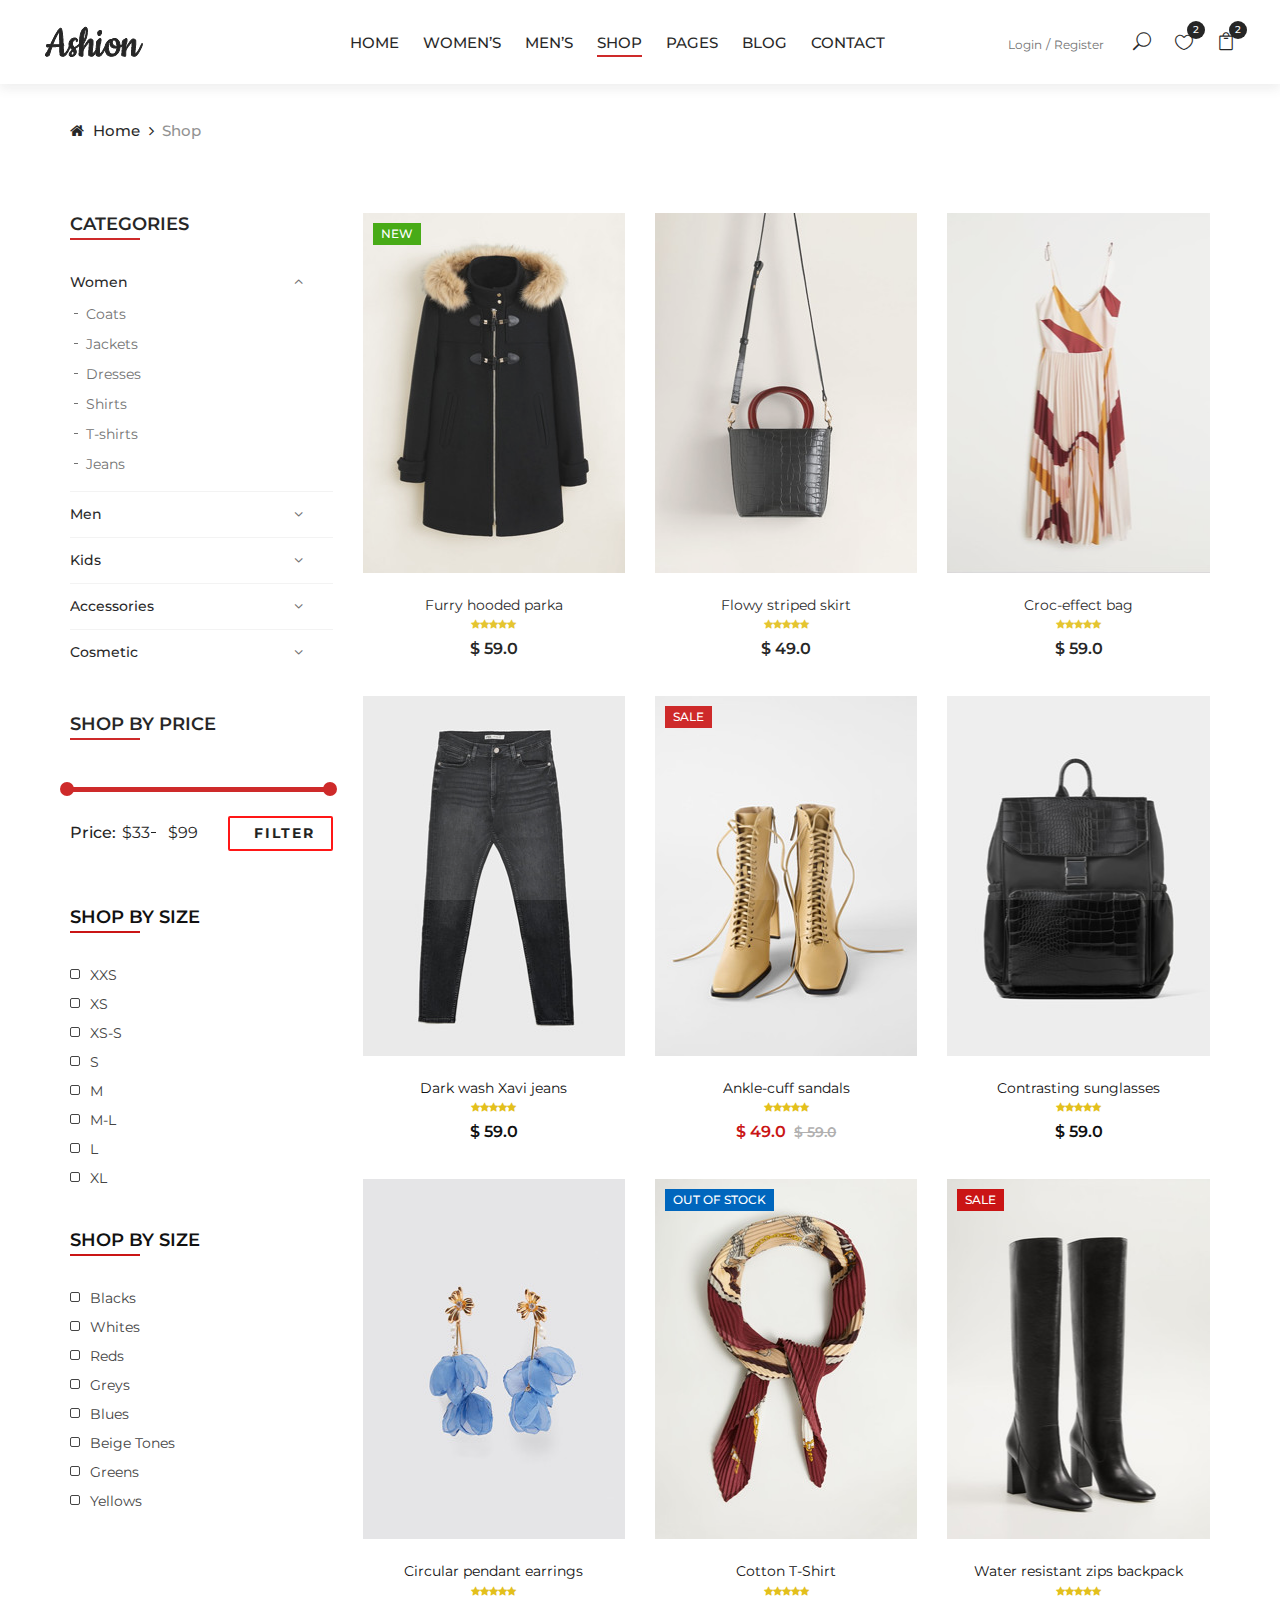
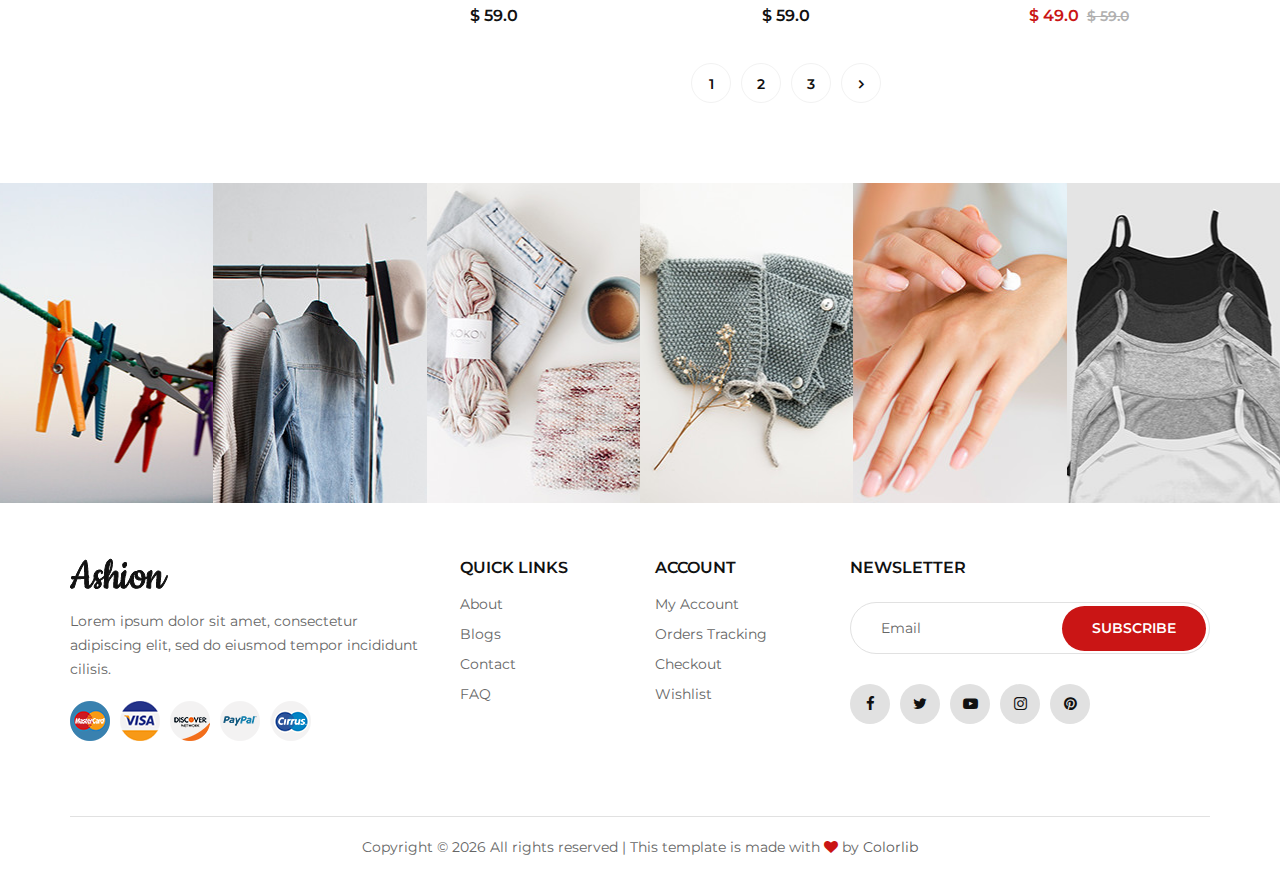
<file: ashion-master/shop.html>
<!DOCTYPE html>
<html lang="zxx">

<head>
    <meta charset="UTF-8">
    <meta name="description" content="Ashion Template">
    <meta name="keywords" content="Ashion, unica, creative, html">
    <meta name="viewport" content="width=device-width, initial-scale=1.0">
    <meta http-equiv="X-UA-Compatible" content="ie=edge">
    <title>Ashion | Template</title>

    <!-- Google Font -->
    <link href="https://fonts.googleapis.com/css2?family=Cookie&display=swap" rel="stylesheet">
    <link href="https://fonts.googleapis.com/css2?family=Montserrat:wght@400;500;600;700;800;900&display=swap"
    rel="stylesheet">

    <!-- Css Styles -->
    <link rel="stylesheet" href="css/bootstrap.min.css" type="text/css">
    <link rel="stylesheet" href="css/font-awesome.min.css" type="text/css">
    <link rel="stylesheet" href="css/elegant-icons.css" type="text/css">
    <link rel="stylesheet" href="css/jquery-ui.min.css" type="text/css">
    <link rel="stylesheet" href="css/magnific-popup.css" type="text/css">
    <link rel="stylesheet" href="css/owl.carousel.min.css" type="text/css">
    <link rel="stylesheet" href="css/slicknav.min.css" type="text/css">
    <link rel="stylesheet" href="css/style.css" type="text/css">
</head>

<body>
    <!-- Page Preloder -->
    <div id="preloder">
        <div class="loader"></div>
    </div>

    <!-- Offcanvas Menu Begin -->
    <div class="offcanvas-menu-overlay"></div>
    <div class="offcanvas-menu-wrapper">
        <div class="offcanvas__close">+</div>
        <ul class="offcanvas__widget">
            <li><span class="icon_search search-switch"></span></li>
            <li><a href="#"><span class="icon_heart_alt"></span>
                <div class="tip">2</div>
            </a></li>
            <li><a href="#"><span class="icon_bag_alt"></span>
                <div class="tip">2</div>
            </a></li>
        </ul>
        <div class="offcanvas__logo">
            <a href="./index.html"><img src="img/logo.png" alt=""></a>
        </div>
        <div id="mobile-menu-wrap"></div>
        <div class="offcanvas__auth">
            <a href="#">Login</a>
            <a href="#">Register</a>
        </div>
    </div>
    <!-- Offcanvas Menu End -->

    <!-- Header Section Begin -->
    <header class="header">
        <div class="container-fluid">
            <div class="row">
                <div class="col-xl-3 col-lg-2">
                    <div class="header__logo">
                        <a href="./index.html"><img src="img/logo.png" alt=""></a>
                    </div>
                </div>
                <div class="col-xl-6 col-lg-7">
                    <nav class="header__menu">
                        <ul>
                            <li><a href="./index.html">Home</a></li>
                            <li><a href="#">Women’s</a></li>
                            <li><a href="#">Men’s</a></li>
                            <li class="active"><a href="./shop.html">Shop</a></li>
                            <li><a href="#">Pages</a>
                                <ul class="dropdown">
                                    <li><a href="./product-details.html">Product Details</a></li>
                                    <li><a href="./shop-cart.html">Shop Cart</a></li>
                                    <li><a href="./checkout.html">Checkout</a></li>
                                    <li><a href="./blog-details.html">Blog Details</a></li>
                                </ul>
                            </li>
                            <li><a href="./blog.html">Blog</a></li>
                            <li><a href="./contact.html">Contact</a></li>
                        </ul>
                    </nav>
                </div>
                <div class="col-lg-3">
                    <div class="header__right">
                        <div class="header__right__auth">
                            <a href="#">Login</a>
                            <a href="#">Register</a>
                        </div>
                        <ul class="header__right__widget">
                            <li><span class="icon_search search-switch"></span></li>
                            <li><a href="#"><span class="icon_heart_alt"></span>
                                <div class="tip">2</div>
                            </a></li>
                            <li><a href="#"><span class="icon_bag_alt"></span>
                                <div class="tip">2</div>
                            </a></li>
                        </ul>
                    </div>
                </div>
            </div>
            <div class="canvas__open">
                <i class="fa fa-bars"></i>
            </div>
        </div>
    </header>
    <!-- Header Section End -->

    <!-- Breadcrumb Begin -->
    <div class="breadcrumb-option">
        <div class="container">
            <div class="row">
                <div class="col-lg-12">
                    <div class="breadcrumb__links">
                        <a href="./index.html"><i class="fa fa-home"></i> Home</a>
                        <span>Shop</span>
                    </div>
                </div>
            </div>
        </div>
    </div>
    <!-- Breadcrumb End -->

    <!-- Shop Section Begin -->
    <section class="shop spad">
        <div class="container">
            <div class="row">
                <div class="col-lg-3 col-md-3">
                    <div class="shop__sidebar">
                        <div class="sidebar__categories">
                            <div class="section-title">
                                <h4>Categories</h4>
                            </div>
                            <div class="categories__accordion">
                                <div class="accordion" id="accordionExample">
                                    <div class="card">
                                        <div class="card-heading active">
                                            <a data-toggle="collapse" data-target="#collapseOne">Women</a>
                                        </div>
                                        <div id="collapseOne" class="collapse show" data-parent="#accordionExample">
                                            <div class="card-body">
                                                <ul>
                                                    <li><a href="#">Coats</a></li>
                                                    <li><a href="#">Jackets</a></li>
                                                    <li><a href="#">Dresses</a></li>
                                                    <li><a href="#">Shirts</a></li>
                                                    <li><a href="#">T-shirts</a></li>
                                                    <li><a href="#">Jeans</a></li>
                                                </ul>
                                            </div>
                                        </div>
                                    </div>
                                    <div class="card">
                                        <div class="card-heading">
                                            <a data-toggle="collapse" data-target="#collapseTwo">Men</a>
                                        </div>
                                        <div id="collapseTwo" class="collapse" data-parent="#accordionExample">
                                            <div class="card-body">
                                                <ul>
                                                    <li><a href="#">Coats</a></li>
                                                    <li><a href="#">Jackets</a></li>
                                                    <li><a href="#">Dresses</a></li>
                                                    <li><a href="#">Shirts</a></li>
                                                    <li><a href="#">T-shirts</a></li>
                                                    <li><a href="#">Jeans</a></li>
                                                </ul>
                                            </div>
                                        </div>
                                    </div>
                                    <div class="card">
                                        <div class="card-heading">
                                            <a data-toggle="collapse" data-target="#collapseThree">Kids</a>
                                        </div>
                                        <div id="collapseThree" class="collapse" data-parent="#accordionExample">
                                            <div class="card-body">
                                                <ul>
                                                    <li><a href="#">Coats</a></li>
                                                    <li><a href="#">Jackets</a></li>
                                                    <li><a href="#">Dresses</a></li>
                                                    <li><a href="#">Shirts</a></li>
                                                    <li><a href="#">T-shirts</a></li>
                                                    <li><a href="#">Jeans</a></li>
                                                </ul>
                                            </div>
                                        </div>
                                    </div>
                                    <div class="card">
                                        <div class="card-heading">
                                            <a data-toggle="collapse" data-target="#collapseFour">Accessories</a>
                                        </div>
                                        <div id="collapseFour" class="collapse" data-parent="#accordionExample">
                                            <div class="card-body">
                                                <ul>
                                                    <li><a href="#">Coats</a></li>
                                                    <li><a href="#">Jackets</a></li>
                                                    <li><a href="#">Dresses</a></li>
                                                    <li><a href="#">Shirts</a></li>
                                                    <li><a href="#">T-shirts</a></li>
                                                    <li><a href="#">Jeans</a></li>
                                                </ul>
                                            </div>
                                        </div>
                                    </div>
                                    <div class="card">
                                        <div class="card-heading">
                                            <a data-toggle="collapse" data-target="#collapseFive">Cosmetic</a>
                                        </div>
                                        <div id="collapseFive" class="collapse" data-parent="#accordionExample">
                                            <div class="card-body">
                                                <ul>
                                                    <li><a href="#">Coats</a></li>
                                                    <li><a href="#">Jackets</a></li>
                                                    <li><a href="#">Dresses</a></li>
                                                    <li><a href="#">Shirts</a></li>
                                                    <li><a href="#">T-shirts</a></li>
                                                    <li><a href="#">Jeans</a></li>
                                                </ul>
                                            </div>
                                        </div>
                                    </div>
                                </div>
                            </div>
                        </div>
                        <div class="sidebar__filter">
                            <div class="section-title">
                                <h4>Shop by price</h4>
                            </div>
                            <div class="filter-range-wrap">
                                <div class="price-range ui-slider ui-corner-all ui-slider-horizontal ui-widget ui-widget-content"
                                data-min="33" data-max="99"></div>
                                <div class="range-slider">
                                    <div class="price-input">
                                        <p>Price:</p>
                                        <input type="text" id="minamount">
                                        <input type="text" id="maxamount">
                                    </div>
                                </div>
                            </div>
                            <a href="#">Filter</a>
                        </div>
                        <div class="sidebar__sizes">
                            <div class="section-title">
                                <h4>Shop by size</h4>
                            </div>
                            <div class="size__list">
                                <label for="xxs">
                                    xxs
                                    <input type="checkbox" id="xxs">
                                    <span class="checkmark"></span>
                                </label>
                                <label for="xs">
                                    xs
                                    <input type="checkbox" id="xs">
                                    <span class="checkmark"></span>
                                </label>
                                <label for="xss">
                                    xs-s
                                    <input type="checkbox" id="xss">
                                    <span class="checkmark"></span>
                                </label>
                                <label for="s">
                                    s
                                    <input type="checkbox" id="s">
                                    <span class="checkmark"></span>
                                </label>
                                <label for="m">
                                    m
                                    <input type="checkbox" id="m">
                                    <span class="checkmark"></span>
                                </label>
                                <label for="ml">
                                    m-l
                                    <input type="checkbox" id="ml">
                                    <span class="checkmark"></span>
                                </label>
                                <label for="l">
                                    l
                                    <input type="checkbox" id="l">
                                    <span class="checkmark"></span>
                                </label>
                                <label for="xl">
                                    xl
                                    <input type="checkbox" id="xl">
                                    <span class="checkmark"></span>
                                </label>
                            </div>
                        </div>
                        <div class="sidebar__color">
                            <div class="section-title">
                                <h4>Shop by size</h4>
                            </div>
                            <div class="size__list color__list">
                                <label for="black">
                                    Blacks
                                    <input type="checkbox" id="black">
                                    <span class="checkmark"></span>
                                </label>
                                <label for="whites">
                                    Whites
                                    <input type="checkbox" id="whites">
                                    <span class="checkmark"></span>
                                </label>
                                <label for="reds">
                                    Reds
                                    <input type="checkbox" id="reds">
                                    <span class="checkmark"></span>
                                </label>
                                <label for="greys">
                                    Greys
                                    <input type="checkbox" id="greys">
                                    <span class="checkmark"></span>
                                </label>
                                <label for="blues">
                                    Blues
                                    <input type="checkbox" id="blues">
                                    <span class="checkmark"></span>
                                </label>
                                <label for="beige">
                                    Beige Tones
                                    <input type="checkbox" id="beige">
                                    <span class="checkmark"></span>
                                </label>
                                <label for="greens">
                                    Greens
                                    <input type="checkbox" id="greens">
                                    <span class="checkmark"></span>
                                </label>
                                <label for="yellows">
                                    Yellows
                                    <input type="checkbox" id="yellows">
                                    <span class="checkmark"></span>
                                </label>
                            </div>
                        </div>
                    </div>
                </div>
                <div class="col-lg-9 col-md-9">
                    <div class="row">
                        <div class="col-lg-4 col-md-6">
                            <div class="product__item">
                                <div class="product__item__pic set-bg" data-setbg="img/shop/shop-1.jpg">
                                    <div class="label new">New</div>
                                    <ul class="product__hover">
                                        <li><a href="img/shop/shop-1.jpg" class="image-popup"><span class="arrow_expand"></span></a></li>
                                        <li><a href="#"><span class="icon_heart_alt"></span></a></li>
                                        <li><a href="#"><span class="icon_bag_alt"></span></a></li>
                                    </ul>
                                </div>
                                <div class="product__item__text">
                                    <h6><a href="#">Furry hooded parka</a></h6>
                                    <div class="rating">
                                        <i class="fa fa-star"></i>
                                        <i class="fa fa-star"></i>
                                        <i class="fa fa-star"></i>
                                        <i class="fa fa-star"></i>
                                        <i class="fa fa-star"></i>
                                    </div>
                                    <div class="product__price">$ 59.0</div>
                                </div>
                            </div>
                        </div>
                        <div class="col-lg-4 col-md-6">
                            <div class="product__item">
                                <div class="product__item__pic set-bg" data-setbg="img/shop/shop-2.jpg">
                                    <ul class="product__hover">
                                        <li><a href="img/shop/shop-2.jpg" class="image-popup"><span class="arrow_expand"></span></a></li>
                                        <li><a href="#"><span class="icon_heart_alt"></span></a></li>
                                        <li><a href="#"><span class="icon_bag_alt"></span></a></li>
                                    </ul>
                                </div>
                                <div class="product__item__text">
                                    <h6><a href="#">Flowy striped skirt</a></h6>
                                    <div class="rating">
                                        <i class="fa fa-star"></i>
                                        <i class="fa fa-star"></i>
                                        <i class="fa fa-star"></i>
                                        <i class="fa fa-star"></i>
                                        <i class="fa fa-star"></i>
                                    </div>
                                    <div class="product__price">$ 49.0</div>
                                </div>
                            </div>
                        </div>
                        <div class="col-lg-4 col-md-6">
                            <div class="product__item">
                                <div class="product__item__pic set-bg" data-setbg="img/shop/shop-3.jpg">
                                    <ul class="product__hover">
                                        <li><a href="img/shop/shop-3.jpg" class="image-popup"><span class="arrow_expand"></span></a></li>
                                        <li><a href="#"><span class="icon_heart_alt"></span></a></li>
                                        <li><a href="#"><span class="icon_bag_alt"></span></a></li>
                                    </ul>
                                </div>
                                <div class="product__item__text">
                                    <h6><a href="#">Croc-effect bag</a></h6>
                                    <div class="rating">
                                        <i class="fa fa-star"></i>
                                        <i class="fa fa-star"></i>
                                        <i class="fa fa-star"></i>
                                        <i class="fa fa-star"></i>
                                        <i class="fa fa-star"></i>
                                    </div>
                                    <div class="product__price">$ 59.0</div>
                                </div>
                            </div>
                        </div>
                        <div class="col-lg-4 col-md-6">
                            <div class="product__item">
                                <div class="product__item__pic set-bg" data-setbg="img/shop/shop-4.jpg">
                                    <ul class="product__hover">
                                        <li><a href="img/shop/shop-4.jpg" class="image-popup"><span class="arrow_expand"></span></a></li>
                                        <li><a href="#"><span class="icon_heart_alt"></span></a></li>
                                        <li><a href="#"><span class="icon_bag_alt"></span></a></li>
                                    </ul>
                                </div>
                                <div class="product__item__text">
                                    <h6><a href="#">Dark wash Xavi jeans</a></h6>
                                    <div class="rating">
                                        <i class="fa fa-star"></i>
                                        <i class="fa fa-star"></i>
                                        <i class="fa fa-star"></i>
                                        <i class="fa fa-star"></i>
                                        <i class="fa fa-star"></i>
                                    </div>
                                    <div class="product__price">$ 59.0</div>
                                </div>
                            </div>
                        </div>
                        <div class="col-lg-4 col-md-6">
                            <div class="product__item sale">
                                <div class="product__item__pic set-bg" data-setbg="img/shop/shop-5.jpg">
                                    <div class="label">Sale</div>
                                    <ul class="product__hover">
                                        <li><a href="img/shop/shop-5.jpg" class="image-popup"><span class="arrow_expand"></span></a></li>
                                        <li><a href="#"><span class="icon_heart_alt"></span></a></li>
                                        <li><a href="#"><span class="icon_bag_alt"></span></a></li>
                                    </ul>
                                </div>
                                <div class="product__item__text">
                                    <h6><a href="#">Ankle-cuff sandals</a></h6>
                                    <div class="rating">
                                        <i class="fa fa-star"></i>
                                        <i class="fa fa-star"></i>
                                        <i class="fa fa-star"></i>
                                        <i class="fa fa-star"></i>
                                        <i class="fa fa-star"></i>
                                    </div>
                                    <div class="product__price">$ 49.0 <span>$ 59.0</span></div>
                                </div>
                            </div>
                        </div>
                        <div class="col-lg-4 col-md-6">
                            <div class="product__item">
                                <div class="product__item__pic set-bg" data-setbg="img/shop/shop-6.jpg">
                                    <ul class="product__hover">
                                        <li><a href="img/shop/shop-6.jpg" class="image-popup"><span class="arrow_expand"></span></a></li>
                                        <li><a href="#"><span class="icon_heart_alt"></span></a></li>
                                        <li><a href="#"><span class="icon_bag_alt"></span></a></li>
                                    </ul>
                                </div>
                                <div class="product__item__text">
                                    <h6><a href="#">Contrasting sunglasses</a></h6>
                                    <div class="rating">
                                        <i class="fa fa-star"></i>
                                        <i class="fa fa-star"></i>
                                        <i class="fa fa-star"></i>
                                        <i class="fa fa-star"></i>
                                        <i class="fa fa-star"></i>
                                    </div>
                                    <div class="product__price">$ 59.0</div>
                                </div>
                            </div>
                        </div>
                        <div class="col-lg-4 col-md-6">
                            <div class="product__item">
                                <div class="product__item__pic set-bg" data-setbg="img/shop/shop-7.jpg">
                                    <ul class="product__hover">
                                        <li><a href="img/shop/shop-7.jpg" class="image-popup"><span class="arrow_expand"></span></a></li>
                                        <li><a href="#"><span class="icon_heart_alt"></span></a></li>
                                        <li><a href="#"><span class="icon_bag_alt"></span></a></li>
                                    </ul>
                                </div>
                                <div class="product__item__text">
                                    <h6><a href="#">Circular pendant earrings</a></h6>
                                    <div class="rating">
                                        <i class="fa fa-star"></i>
                                        <i class="fa fa-star"></i>
                                        <i class="fa fa-star"></i>
                                        <i class="fa fa-star"></i>
                                        <i class="fa fa-star"></i>
                                    </div>
                                    <div class="product__price">$ 59.0</div>
                                </div>
                            </div>
                        </div>
                        <div class="col-lg-4 col-md-6">
                            <div class="product__item">
                                <div class="product__item__pic set-bg" data-setbg="img/shop/shop-8.jpg">
                                    <div class="label stockout stockblue">Out Of Stock</div>
                                    <ul class="product__hover">
                                        <li><a href="img/shop/shop-8.jpg" class="image-popup"><span class="arrow_expand"></span></a></li>
                                        <li><a href="#"><span class="icon_heart_alt"></span></a></li>
                                        <li><a href="#"><span class="icon_bag_alt"></span></a></li>
                                    </ul>
                                </div>
                                <div class="product__item__text">
                                    <h6><a href="#">Cotton T-Shirt</a></h6>
                                    <div class="rating">
                                        <i class="fa fa-star"></i>
                                        <i class="fa fa-star"></i>
                                        <i class="fa fa-star"></i>
                                        <i class="fa fa-star"></i>
                                        <i class="fa fa-star"></i>
                                    </div>
                                    <div class="product__price">$ 59.0</div>
                                </div>
                            </div>
                        </div>
                        <div class="col-lg-4 col-md-6">
                            <div class="product__item sale">
                                <div class="product__item__pic set-bg" data-setbg="img/shop/shop-9.jpg">
                                    <div class="label">Sale</div>
                                    <ul class="product__hover">
                                        <li><a href="img/shop/shop-9.jpg" class="image-popup"><span class="arrow_expand"></span></a></li>
                                        <li><a href="#"><span class="icon_heart_alt"></span></a></li>
                                        <li><a href="#"><span class="icon_bag_alt"></span></a></li>
                                    </ul>
                                </div>
                                <div class="product__item__text">
                                    <h6><a href="#">Water resistant zips backpack</a></h6>
                                    <div class="rating">
                                        <i class="fa fa-star"></i>
                                        <i class="fa fa-star"></i>
                                        <i class="fa fa-star"></i>
                                        <i class="fa fa-star"></i>
                                        <i class="fa fa-star"></i>
                                    </div>
                                    <div class="product__price">$ 49.0 <span>$ 59.0</span></div>
                                </div>
                            </div>
                        </div>
                        <div class="col-lg-12 text-center">
                            <div class="pagination__option">
                                <a href="#">1</a>
                                <a href="#">2</a>
                                <a href="#">3</a>
                                <a href="#"><i class="fa fa-angle-right"></i></a>
                            </div>
                        </div>
                    </div>
                </div>
            </div>
        </div>
    </section>
    <!-- Shop Section End -->

    <!-- Instagram Begin -->
    <div class="instagram">
        <div class="container-fluid">
            <div class="row">
                <div class="col-lg-2 col-md-4 col-sm-4 p-0">
                    <div class="instagram__item set-bg" data-setbg="img/instagram/insta-1.jpg">
                        <div class="instagram__text">
                            <i class="fa fa-instagram"></i>
                            <a href="#">@ ashion_shop</a>
                        </div>
                    </div>
                </div>
                <div class="col-lg-2 col-md-4 col-sm-4 p-0">
                    <div class="instagram__item set-bg" data-setbg="img/instagram/insta-2.jpg">
                        <div class="instagram__text">
                            <i class="fa fa-instagram"></i>
                            <a href="#">@ ashion_shop</a>
                        </div>
                    </div>
                </div>
                <div class="col-lg-2 col-md-4 col-sm-4 p-0">
                    <div class="instagram__item set-bg" data-setbg="img/instagram/insta-3.jpg">
                        <div class="instagram__text">
                            <i class="fa fa-instagram"></i>
                            <a href="#">@ ashion_shop</a>
                        </div>
                    </div>
                </div>
                <div class="col-lg-2 col-md-4 col-sm-4 p-0">
                    <div class="instagram__item set-bg" data-setbg="img/instagram/insta-4.jpg">
                        <div class="instagram__text">
                            <i class="fa fa-instagram"></i>
                            <a href="#">@ ashion_shop</a>
                        </div>
                    </div>
                </div>
                <div class="col-lg-2 col-md-4 col-sm-4 p-0">
                    <div class="instagram__item set-bg" data-setbg="img/instagram/insta-5.jpg">
                        <div class="instagram__text">
                            <i class="fa fa-instagram"></i>
                            <a href="#">@ ashion_shop</a>
                        </div>
                    </div>
                </div>
                <div class="col-lg-2 col-md-4 col-sm-4 p-0">
                    <div class="instagram__item set-bg" data-setbg="img/instagram/insta-6.jpg">
                        <div class="instagram__text">
                            <i class="fa fa-instagram"></i>
                            <a href="#">@ ashion_shop</a>
                        </div>
                    </div>
                </div>
            </div>
        </div>
    </div>
    <!-- Instagram End -->

    <!-- Footer Section Begin -->
    <footer class="footer">
        <div class="container">
            <div class="row">
                <div class="col-lg-4 col-md-6 col-sm-7">
                    <div class="footer__about">
                        <div class="footer__logo">
                            <a href="./index.html"><img src="img/logo.png" alt=""></a>
                        </div>
                        <p>Lorem ipsum dolor sit amet, consectetur adipiscing elit, sed do eiusmod tempor incididunt
                        cilisis.</p>
                        <div class="footer__payment">
                            <a href="#"><img src="img/payment/payment-1.png" alt=""></a>
                            <a href="#"><img src="img/payment/payment-2.png" alt=""></a>
                            <a href="#"><img src="img/payment/payment-3.png" alt=""></a>
                            <a href="#"><img src="img/payment/payment-4.png" alt=""></a>
                            <a href="#"><img src="img/payment/payment-5.png" alt=""></a>
                        </div>
                    </div>
                </div>
                <div class="col-lg-2 col-md-3 col-sm-5">
                    <div class="footer__widget">
                        <h6>Quick links</h6>
                        <ul>
                            <li><a href="#">About</a></li>
                            <li><a href="#">Blogs</a></li>
                            <li><a href="#">Contact</a></li>
                            <li><a href="#">FAQ</a></li>
                        </ul>
                    </div>
                </div>
                <div class="col-lg-2 col-md-3 col-sm-4">
                    <div class="footer__widget">
                        <h6>Account</h6>
                        <ul>
                            <li><a href="#">My Account</a></li>
                            <li><a href="#">Orders Tracking</a></li>
                            <li><a href="#">Checkout</a></li>
                            <li><a href="#">Wishlist</a></li>
                        </ul>
                    </div>
                </div>
                <div class="col-lg-4 col-md-8 col-sm-8">
                    <div class="footer__newslatter">
                        <h6>NEWSLETTER</h6>
                        <form action="#">
                            <input type="text" placeholder="Email">
                            <button type="submit" class="site-btn">Subscribe</button>
                        </form>
                        <div class="footer__social">
                            <a href="#"><i class="fa fa-facebook"></i></a>
                            <a href="#"><i class="fa fa-twitter"></i></a>
                            <a href="#"><i class="fa fa-youtube-play"></i></a>
                            <a href="#"><i class="fa fa-instagram"></i></a>
                            <a href="#"><i class="fa fa-pinterest"></i></a>
                        </div>
                    </div>
                </div>
            </div>
            <div class="row">
                <div class="col-lg-12">
                    <!-- Link back to Colorlib can't be removed. Template is licensed under CC BY 3.0. -->
                    <div class="footer__copyright__text">
                        <p>Copyright &copy; <script>document.write(new Date().getFullYear());</script> All rights reserved | This template is made with <i class="fa fa-heart" aria-hidden="true"></i> by <a href="https://colorlib.com" target="_blank">Colorlib</a></p>
                    </div>
                    <!-- Link back to Colorlib can't be removed. Template is licensed under CC BY 3.0. -->
                </div>
            </div>
        </div>
    </footer>
    <!-- Footer Section End -->

    <!-- Search Begin -->
    <div class="search-model">
        <div class="h-100 d-flex align-items-center justify-content-center">
            <div class="search-close-switch">+</div>
            <form class="search-model-form">
                <input type="text" id="search-input" placeholder="Search here.....">
            </form>
        </div>
    </div>
    <!-- Search End -->

    <!-- Js Plugins -->
    <script src="js/jquery-3.3.1.min.js"></script>
    <script src="js/bootstrap.min.js"></script>
    <script src="js/jquery.magnific-popup.min.js"></script>
    <script src="js/jquery-ui.min.js"></script>
    <script src="js/mixitup.min.js"></script>
    <script src="js/jquery.countdown.min.js"></script>
    <script src="js/jquery.slicknav.js"></script>
    <script src="js/owl.carousel.min.js"></script>
    <script src="js/jquery.nicescroll.min.js"></script>
    <script src="js/main.js"></script>
</body>

</html>
</file>
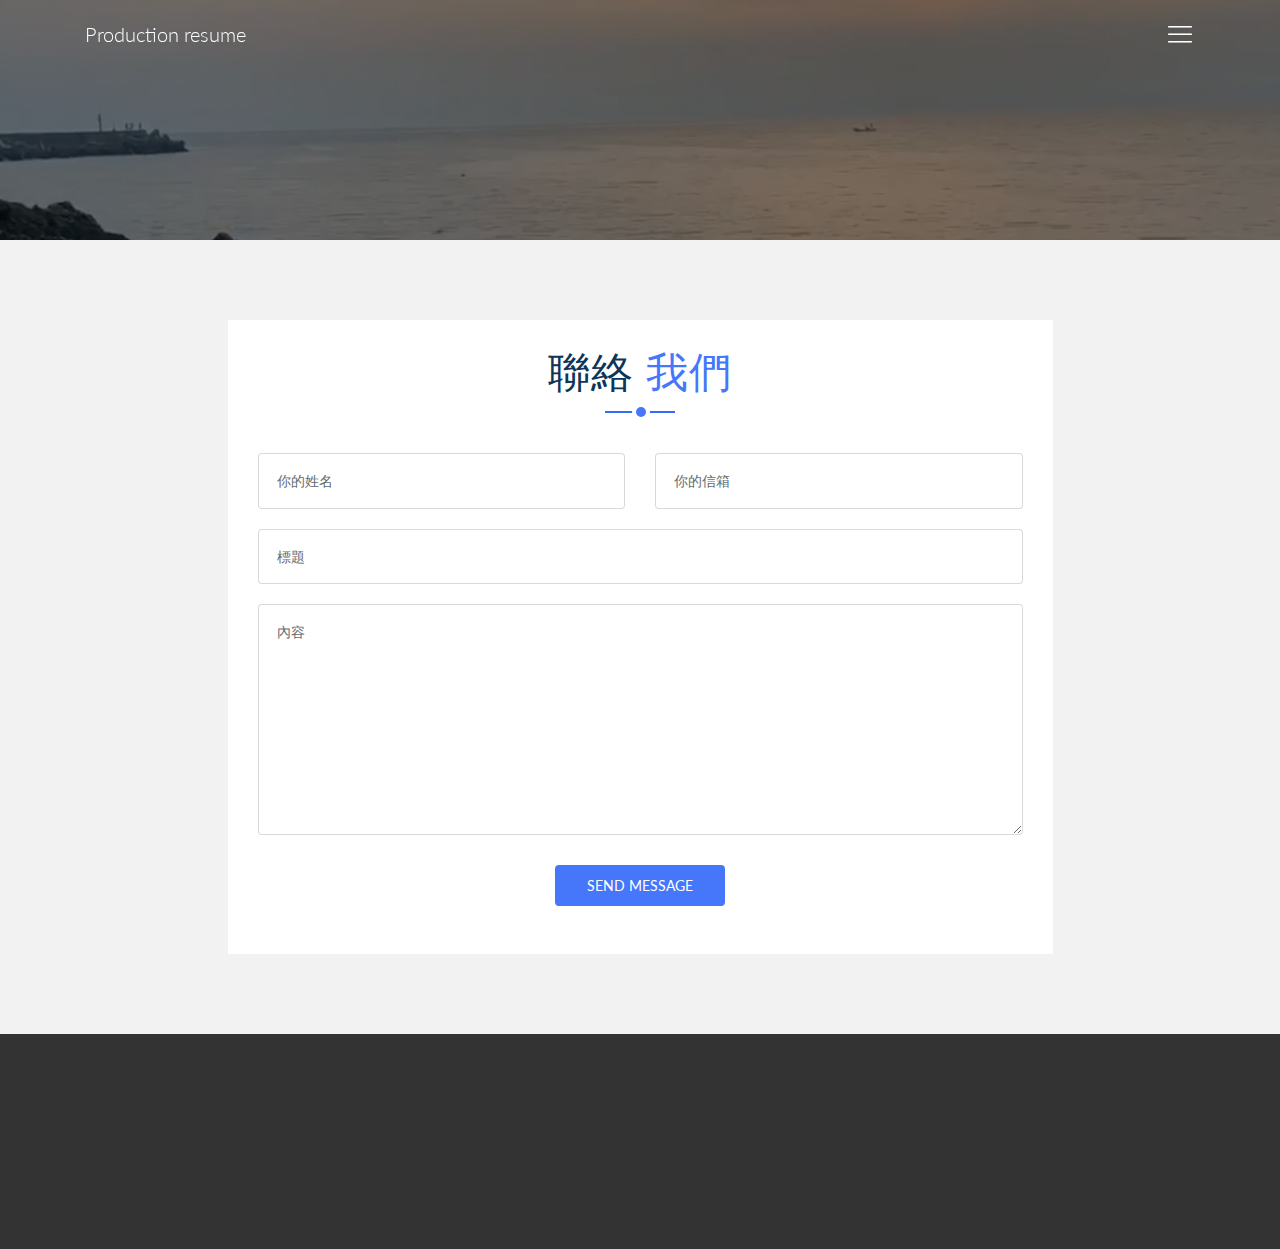
<file: personal/Personal_interface.html>
<!DOCTYPE html>
<html lang="en">
  <head>
    <!-- Required meta tags -->
    <meta charset="utf-8">
    <meta name="viewport" content="width=device-width, initial-scale=1, shrink-to-fit=no">
    <meta name="keywords" content="Bootstrap, Landing page, Template, Registration, Landing">
    <meta name="viewport" content="width=device-width, initial-scale=1, maximum-scale=1">
    <meta name="author" content="Grayrids">
    <title>Crystal - Free Video Background Website Template</title>

    <!-- Bootstrap CSS -->
    <link rel="stylesheet" href="css/bootstrap.min.css">
    <link rel="stylesheet" href="css/font-awesome.min.css">
    <link rel="stylesheet" href="css/line-icons.css">
    <link rel="stylesheet" href="css/owl.carousel.css">
    <link rel="stylesheet" href="css/owl.theme.css">
    <link rel="stylesheet" href="css/nivo-lightbox.css">
    <link rel="stylesheet" href="css/magnific-popup.css">
    <link rel="stylesheet" href="css/animate.css">
    <link rel="stylesheet" href="css/menu_sideslide.css">
    <link rel="stylesheet" href="css/main.css">    
    <link rel="stylesheet" href="css/responsive.css">

  </head>
  <body>
      <div class="menu-wrap">
        <nav class="menu navbar">
          <div class="icon-list navbar-collapse">
            <ul class="navbar-nav">
              <li class="nav-item">
                <a class="nav-link" href="#video-area">首頁</a>
              </li>
              <li class="nav-item">
                <a class="nav-link" href="#services">訂閱內容</a>
              </li>  
              <li class="nav-item">
                <a class="nav-link" href="#features">我的收藏</a>
              </li>                            
              <li class="nav-item">
                <a class="nav-link" href="#portfolios">我的紀錄</a>
              </li>            
              <li class="nav-item">
                <a class="nav-link" href="#pricing">我的帳號</a>
              </li>     
              
            </ul>
          </div>
        </nav> 
        <button class="close-button" id="close-button"><i class="lnr lnr-cross"></i></button>
      </div>      
  	<!-- Header Section Start -->

    <header id="video-area" data-stellar-background-ratio="0.5">    
      <div id="block" data-vide-bg="video/video"></div>
      <div class="fixed-top">
          <div class="container">
            <div class="logo-menu">
                <a href="#" class="js-qbootstrap-nav-toggle qbootstrap-nav-toggle" data-toggle="collapse" data-target="#navbar" aria-expanded="false" aria-controls="navbar"><i></i></a>
              <a class="navbar-brand" href="../index.html">Production resume</a>
              <button class="menu-button" id="open-button"><i class="lnr lnr-menu"></i></button>    
            </div>           
          </div>
      </div>
      <div class="overlay overlay-2"></div>      
      <div class="container">
        <div class="row justify-content-md-center">
          <div class="col-md-10">
            <div class="contents text-center">
                <!-- 
<div class="qbootstrap-cover text-center" data-stellar-background-ratio="0.5" style="background-image: url(../images/bike.jpg);">
			<div class="display-t">
				<div class="display-tc">
					<div class="container">
						<div class="col-md-10 col-md-offset-1">
							<div class="animate-box svg-sm colored">
								<img src="../images/flaticon/svg/004-nature.svg" class="svg" alt="Free HTML5 Bootstrap Template by QBootstrap.com">
								<h1 class="holder"><span>The food of</span></h1>
                                <h2>Production resume</h2>
							</div>
						</div>
					</div>
				</div>
			</div>
		</div>
-->
            </div>
          </div>
        </div> 
      </div>      
    </header>
    <!-- Header Section End --> 


    <!-- Services Section Start -->
   
    <!-- Contact Section Start -->
    <section id="contact" class="section">
      <div class="container">
        <div class="row justify-content-md-center">          
          <div class="col-md-9 wow fadeInDown" data-wow-duration="1000ms" data-wow-delay="0.3s">            
            <div class="contact-block">
              <div class="section-header">          
                <h2 class="section-title wow fadeIn" data-wow-duration="1000ms" data-wow-delay="0.3s">聯絡 <span>我們</span></h2>
                <hr class="lines wow zoomIn" data-wow-delay="0.3s">
              </div>
              <form id="contactForm">
                <div class="row">
                  <div class="col-md-6">
                    <div class="form-group">
                      <input type="text" class="form-control" id="name" name="name" placeholder="你的姓名" required data-error="Please enter your name">
                      <div class="help-block with-errors"></div>
                    </div>                                 
                  </div>
                  <div class="col-md-6">
                    <div class="form-group">
                      <input type="text" placeholder="你的信箱" id="email" class="form-control" name="name" required data-error="Please enter your email">
                      <div class="help-block with-errors"></div>
                    </div> 
                  </div>
                   <div class="col-md-12">
                    <div class="form-group">
                      <input type="text" placeholder="標題" id="msg_subject" class="form-control" required data-error="Please enter your subject">
                      <div class="help-block with-errors"></div>
                    </div>
                  </div>
                  <div class="col-md-12">
                    <div class="form-group"> 
                      <textarea class="form-control" placeholder="內容" rows="11" data-error="Write your message" required></textarea>
                      <div class="help-block with-errors"></div>
                    </div>
                    <div class="submit-button text-center">
                      <button class="btn btn-common" id="submit" type="submit">Send Message</button>
                      <div id="msgSubmit" class="h3 text-center hidden"></div> 
                      <div class="clearfix"></div> 
                    </div>
                  </div>
                </div>            
              </form>
            </div>
          </div>
        </div>
      </div>
    </section>
    <!-- Contact Section End -->


    <!-- Footer Section Start -->
    <footer>          
      <div class="container">
        <div class="row">
          <div class="col-md-12">
            <div class="social-icons wow fadeInDown" data-wow-duration="1000ms" data-wow-delay="0.3s">
              <ul>
                <li class="facebook"><a href="#"><i class="fa fa-facebook"></i></a></li>
                <li class="twitter"><a href="#"><i class="fa fa-twitter"></i></a></li>
                <li class="google-plus"><a href="#"><i class="fa fa-google-plus"></i></a></li>
                <li class="linkedin"><a href="#"><i class="fa fa-linkedin"></i></a></li>
                <li class="pinterest"><a href="#"><i class="fa fa-pinterest"></i></a></li>
                <li class="dribbble"><a href="#"><i class="fa fa-dribbble"></i></a></li>
              </ul>
            </div>
            <div class="site-info wow fadeInUp" data-wow-duration="1000ms" data-wow-delay="0.3s">
              <p>All copyrights reserved &copy; 2017 - Designed & Developed by <a rel="nofollow" href="https://uideck.com">UIdeck</a></p>
            </div>  
          </div>
        </div>
      </div>
    </footer>
    <!-- Footer Section End --> 

    <!-- Go To Top Link -->
    <a href="#" class="back-to-top">
      <i class="lnr lnr-arrow-up"></i>
    </a>

    <div id="loader">
      <div class="spinner">
        <div class="double-bounce1"></div>
        <div class="double-bounce2"></div>
      </div>
    </div>    

    <!-- jQuery first, then Tether, then Bootstrap JS. -->
    <script src="js/jquery-min.js"></script>
    <script src="js/tether.min.js"></script>
    <script src="js/bootstrap.min.js"></script>
    <script src="js/classie.js"></script>
    <script src="js/mixitup.min.js"></script>
    <script src="js/nivo-lightbox.js"></script>
    <script src="js/owl.carousel.min.js"></script>    
    <script src="js/jquery.stellar.min.js"></script>    
    <script src="js/jquery.nav.js"></script>    
    <script src="js/smooth-scroll.js"></script>    
    <script src="js/smooth-on-scroll.js"></script>    
    <script src="js/wow.js"></script>    
    <script src="js/menu.js"></script>
    <script src="js/jquery.vide.js"></script>
    <script src="js/jquery.counterup.min.js"></script>    
    <script src="js/jquery.magnific-popup.min.js"></script>    
    <script src="js/waypoints.min.js"></script>    
    <script src="js/form-validator.min.js"></script>
    <script src="js/contact-form-script.js"></script>     
    <script src="js/main.js"></script>
    
  </body>
</html>
</file>
<file: css/icomoon.css>
@font-face {
	font-family: 'icomoon';
	src:url('../fonts/icomoon/icomoon.eot?qtatmt');
	src:url('../fonts/icomoon/icomoon.eot?qtatmt#iefix') format('embedded-opentype'),
		url('../fonts/icomoon/icomoon.ttf?qtatmt') format('truetype'),
		url('../fonts/icomoon/icomoon.woff?qtatmt') format('woff'),
		url('../fonts/icomoon/icomoon.svg?qtatmt#icomoon') format('svg');
	font-weight: normal;
	font-style: normal;
}

[class^="icon-"], [class*=" icon-"] {
	font-family: 'icomoon';
	speak: none;
	font-style: normal;
	font-weight: normal;
	font-variant: normal;
	text-transform: none;
	line-height: 1;

	/* Better Font Rendering =========== */
	-webkit-font-smoothing: antialiased;
	-moz-osx-font-smoothing: grayscale;
}

.icon-glass:before {
	content: "\f000";
}
.icon-music:before {
	content: "\f001";
}
.icon-search2:before {
	content: "\f002";
}
.icon-envelope-o:before {
	content: "\f003";
}
.icon-heart:before {
	content: "\f004";
}
.icon-star:before {
	content: "\f005";
}
.icon-star-o:before {
	content: "\f006";
}
.icon-user:before {
	content: "\f007";
}
.icon-film:before {
	content: "\f008";
}
.icon-th-large:before {
	content: "\f009";
}
.icon-th:before {
	content: "\f00a";
}
.icon-th-list:before {
	content: "\f00b";
}
.icon-check:before {
	content: "\f00c";
}
.icon-close:before {
	content: "\f00d";
}
.icon-remove:before {
	content: "\f00d";
}
.icon-times:before {
	content: "\f00d";
}
.icon-search-plus:before {
	content: "\f00e";
}
.icon-search-minus:before {
	content: "\f010";
}
.icon-power-off:before {
	content: "\f011";
}
.icon-signal:before {
	content: "\f012";
}
.icon-cog:before {
	content: "\f013";
}
.icon-gear:before {
	content: "\f013";
}
.icon-trash-o:before {
	content: "\f014";
}
.icon-home:before {
	content: "\f015";
}
.icon-file-o:before {
	content: "\f016";
}
.icon-clock-o:before {
	content: "\f017";
}
.icon-road:before {
	content: "\f018";
}
.icon-download:before {
	content: "\f019";
}
.icon-arrow-circle-o-down:before {
	content: "\f01a";
}
.icon-arrow-circle-o-up:before {
	content: "\f01b";
}
.icon-inbox:before {
	content: "\f01c";
}
.icon-play-circle-o:before {
	content: "\f01d";
}
.icon-repeat2:before {
	content: "\f01e";
}
.icon-rotate-right:before {
	content: "\f01e";
}
.icon-refresh:before {
	content: "\f021";
}
.icon-list-alt:before {
	content: "\f022";
}
.icon-lock:before {
	content: "\f023";
}
.icon-flag:before {
	content: "\f024";
}
.icon-headphones:before {
	content: "\f025";
}
.icon-volume-off:before {
	content: "\f026";
}
.icon-volume-down:before {
	content: "\f027";
}
.icon-volume-up:before {
	content: "\f028";
}
.icon-qrcode:before {
	content: "\f029";
}
.icon-barcode:before {
	content: "\f02a";
}
.icon-tag:before {
	content: "\f02b";
}
.icon-tags:before {
	content: "\f02c";
}
.icon-book:before {
	content: "\f02d";
}
.icon-bookmark:before {
	content: "\f02e";
}
.icon-print:before {
	content: "\f02f";
}
.icon-camera:before {
	content: "\f030";
}
.icon-font:before {
	content: "\f031";
}
.icon-bold:before {
	content: "\f032";
}
.icon-italic:before {
	content: "\f033";
}
.icon-text-height:before {
	content: "\f034";
}
.icon-text-width:before {
	content: "\f035";
}
.icon-align-left:before {
	content: "\f036";
}
.icon-align-center2:before {
	content: "\f037";
}
.icon-align-right:before {
	content: "\f038";
}
.icon-align-justify2:before {
	content: "\f039";
}
.icon-list:before {
	content: "\f03a";
}
.icon-dedent:before {
	content: "\f03b";
}
.icon-outdent:before {
	content: "\f03b";
}
.icon-indent:before {
	content: "\f03c";
}
.icon-video-camera:before {
	content: "\f03d";
}
.icon-image:before {
	content: "\f03e";
}
.icon-photo:before {
	content: "\f03e";
}
.icon-picture-o:before {
	content: "\f03e";
}
.icon-pencil:before {
	content: "\f040";
}
.icon-map-marker:before {
	content: "\f041";
}
.icon-adjust:before {
	content: "\f042";
}
.icon-tint:before {
	content: "\f043";
}
.icon-edit:before {
	content: "\f044";
}
.icon-pencil-square-o:before {
	content: "\f044";
}
.icon-share-square-o:before {
	content: "\f045";
}
.icon-check-square-o:before {
	content: "\f046";
}
.icon-arrows:before {
	content: "\f047";
}
.icon-step-backward:before {
	content: "\f048";
}
.icon-fast-backward:before {
	content: "\f049";
}
.icon-backward:before {
	content: "\f04a";
}
.icon-play2:before {
	content: "\f04b";
}
.icon-pause2:before {
	content: "\f04c";
}
.icon-stop2:before {
	content: "\f04d";
}
.icon-forward:before {
	content: "\f04e";
}
.icon-fast-forward2:before {
	content: "\f050";
}
.icon-step-forward:before {
	content: "\f051";
}
.icon-eject:before {
	content: "\f052";
}
.icon-chevron-left:before {
	content: "\f053";
}
.icon-chevron-right:before {
	content: "\f054";
}
.icon-plus-circle:before {
	content: "\f055";
}
.icon-minus-circle:before {
	content: "\f056";
}
.icon-times-circle:before {
	content: "\f057";
}
.icon-check-circle:before {
	content: "\f058";
}
.icon-question-circle:before {
	content: "\f059";
}
.icon-info-circle:before {
	content: "\f05a";
}
.icon-crosshairs:before {
	content: "\f05b";
}
.icon-times-circle-o:before {
	content: "\f05c";
}
.icon-check-circle-o:before {
	content: "\f05d";
}
.icon-ban2:before {
	content: "\f05e";
}
.icon-arrow-left:before {
	content: "\f060";
}
.icon-arrow-right:before {
	content: "\f061";
}
.icon-arrow-up:before {
	content: "\f062";
}
.icon-arrow-down:before {
	content: "\f063";
}
.icon-mail-forward:before {
	content: "\f064";
}
.icon-share:before {
	content: "\f064";
}
.icon-expand2:before {
	content: "\f065";
}
.icon-compress:before {
	content: "\f066";
}
.icon-plus:before {
	content: "\f067";
}
.icon-minus:before {
	content: "\f068";
}
.icon-asterisk:before {
	content: "\f069";
}
.icon-exclamation-circle:before {
	content: "\f06a";
}
.icon-gift:before {
	content: "\f06b";
}
.icon-leaf:before {
	content: "\f06c";
}
.icon-fire:before {
	content: "\f06d";
}
.icon-eye:before {
	content: "\f06e";
}
.icon-eye-slash:before {
	content: "\f070";
}
.icon-exclamation-triangle:before {
	content: "\f071";
}
.icon-warning:before {
	content: "\f071";
}
.icon-plane:before {
	content: "\f072";
}
.icon-calendar:before {
	content: "\f073";
}
.icon-random:before {
	content: "\f074";
}
.icon-comment:before {
	content: "\f075";
}
.icon-magnet:before {
	content: "\f076";
}
.icon-chevron-up:before {
	content: "\f077";
}
.icon-chevron-down:before {
	content: "\f078";
}
.icon-retweet:before {
	content: "\f079";
}
.icon-shopping-cart:before {
	content: "\f07a";
}
.icon-folder:before {
	content: "\f07b";
}
.icon-folder-open:before {
	content: "\f07c";
}
.icon-arrows-v:before {
	content: "\f07d";
}
.icon-arrows-h:before {
	content: "\f07e";
}
.icon-bar-chart:before {
	content: "\f080";
}
.icon-bar-chart-o:before {
	content: "\f080";
}
.icon-twitter-square:before {
	content: "\f081";
}
.icon-facebook-square:before {
	content: "\f082";
}
.icon-camera-retro:before {
	content: "\f083";
}
.icon-key:before {
	content: "\f084";
}
.icon-cogs:before {
	content: "\f085";
}
.icon-gears:before {
	content: "\f085";
}
.icon-comments:before {
	content: "\f086";
}
.icon-thumbs-o-up:before {
	content: "\f087";
}
.icon-thumbs-o-down:before {
	content: "\f088";
}
.icon-star-half:before {
	content: "\f089";
}
.icon-heart-o:before {
	content: "\f08a";
}
.icon-sign-out:before {
	content: "\f08b";
}
.icon-linkedin-square:before {
	content: "\f08c";
}
.icon-thumb-tack:before {
	content: "\f08d";
}
.icon-external-link:before {
	content: "\f08e";
}
.icon-sign-in:before {
	content: "\f090";
}
.icon-trophy:before {
	content: "\f091";
}
.icon-github-square:before {
	content: "\f092";
}
.icon-upload:before {
	content: "\f093";
}
.icon-lemon-o:before {
	content: "\f094";
}
.icon-phone:before {
	content: "\f095";
}
.icon-square-o:before {
	content: "\f096";
}
.icon-bookmark-o:before {
	content: "\f097";
}
.icon-phone-square:before {
	content: "\f098";
}
.icon-twitter:before {
	content: "\f099";
}
.icon-facebook:before {
	content: "\f09a";
}
.icon-facebook-f:before {
	content: "\f09a";
}
.icon-github:before {
	content: "\f09b";
}
.icon-unlock2:before {
	content: "\f09c";
}
.icon-credit-card:before {
	content: "\f09d";
}
.icon-feed:before {
	content: "\f09e";
}
.icon-rss:before {
	content: "\f09e";
}
.icon-hdd-o:before {
	content: "\f0a0";
}
.icon-bullhorn:before {
	content: "\f0a1";
}
.icon-bell-o:before {
	content: "\f0a2";
}
.icon-certificate:before {
	content: "\f0a3";
}
.icon-hand-o-right:before {
	content: "\f0a4";
}
.icon-hand-o-left:before {
	content: "\f0a5";
}
.icon-hand-o-up:before {
	content: "\f0a6";
}
.icon-hand-o-down:before {
	content: "\f0a7";
}
.icon-arrow-circle-left:before {
	content: "\f0a8";
}
.icon-arrow-circle-right:before {
	content: "\f0a9";
}
.icon-arrow-circle-up:before {
	content: "\f0aa";
}
.icon-arrow-circle-down:before {
	content: "\f0ab";
}
.icon-globe:before {
	content: "\f0ac";
}
.icon-wrench:before {
	content: "\f0ad";
}
.icon-tasks:before {
	content: "\f0ae";
}
.icon-filter:before {
	content: "\f0b0";
}
.icon-briefcase:before {
	content: "\f0b1";
}
.icon-arrows-alt:before {
	content: "\f0b2";
}
.icon-group:before {
	content: "\f0c0";
}
.icon-users:before {
	content: "\f0c0";
}
.icon-chain:before {
	content: "\f0c1";
}
.icon-link:before {
	content: "\f0c1";
}
.icon-cloud:before {
	content: "\f0c2";
}
.icon-flask:before {
	content: "\f0c3";
}
.icon-cut:before {
	content: "\f0c4";
}
.icon-scissors:before {
	content: "\f0c4";
}
.icon-copy:before {
	content: "\f0c5";
}
.icon-files-o:before {
	content: "\f0c5";
}
.icon-paperclip:before {
	content: "\f0c6";
}
.icon-floppy-o:before {
	content: "\f0c7";
}
.icon-save:before {
	content: "\f0c7";
}
.icon-square:before {
	content: "\f0c8";
}
.icon-bars:before {
	content: "\f0c9";
}
.icon-navicon:before {
	content: "\f0c9";
}
.icon-reorder:before {
	content: "\f0c9";
}
.icon-list-ul:before {
	content: "\f0ca";
}
.icon-list-ol:before {
	content: "\f0cb";
}
.icon-strikethrough:before {
	content: "\f0cc";
}
.icon-underline:before {
	content: "\f0cd";
}
.icon-table:before {
	content: "\f0ce";
}
.icon-magic:before {
	content: "\f0d0";
}
.icon-truck:before {
	content: "\f0d1";
}
.icon-pinterest:before {
	content: "\f0d2";
}
.icon-pinterest-square:before {
	content: "\f0d3";
}
.icon-google-plus-square:before {
	content: "\f0d4";
}
.icon-google-plus:before {
	content: "\f0d5";
}
.icon-money:before {
	content: "\f0d6";
}
.icon-caret-down:before {
	content: "\f0d7";
}
.icon-caret-up:before {
	content: "\f0d8";
}
.icon-caret-left:before {
	content: "\f0d9";
}
.icon-caret-right:before {
	content: "\f0da";
}
.icon-columns2:before {
	content: "\f0db";
}
.icon-sort:before {
	content: "\f0dc";
}
.icon-unsorted:before {
	content: "\f0dc";
}
.icon-sort-desc:before {
	content: "\f0dd";
}
.icon-sort-down:before {
	content: "\f0dd";
}
.icon-sort-asc:before {
	content: "\f0de";
}
.icon-sort-up:before {
	content: "\f0de";
}
.icon-envelope:before {
	content: "\f0e0";
}
.icon-linkedin:before {
	content: "\f0e1";
}
.icon-rotate-left:before {
	content: "\f0e2";
}
.icon-undo:before {
	content: "\f0e2";
}
.icon-gavel:before {
	content: "\f0e3";
}
.icon-legal:before {
	content: "\f0e3";
}
.icon-dashboard:before {
	content: "\f0e4";
}
.icon-tachometer:before {
	content: "\f0e4";
}
.icon-comment-o:before {
	content: "\f0e5";
}
.icon-comments-o:before {
	content: "\f0e6";
}
.icon-bolt:before {
	content: "\f0e7";
}
.icon-flash:before {
	content: "\f0e7";
}
.icon-sitemap:before {
	content: "\f0e8";
}
.icon-umbrella2:before {
	content: "\f0e9";
}
.icon-clipboard:before {
	content: "\f0ea";
}
.icon-paste:before {
	content: "\f0ea";
}
.icon-lightbulb-o:before {
	content: "\f0eb";
}
.icon-exchange:before {
	content: "\f0ec";
}
.icon-cloud-download2:before {
	content: "\f0ed";
}
.icon-cloud-upload2:before {
	content: "\f0ee";
}
.icon-user-md:before {
	content: "\f0f0";
}
.icon-stethoscope:before {
	content: "\f0f1";
}
.icon-suitcase:before {
	content: "\f0f2";
}
.icon-bell:before {
	content: "\f0f3";
}
.icon-coffee:before {
	content: "\f0f4";
}
.icon-cutlery:before {
	content: "\f0f5";
}
.icon-file-text-o:before {
	content: "\f0f6";
}
.icon-building-o:before {
	content: "\f0f7";
}
.icon-hospital-o:before {
	content: "\f0f8";
}
.icon-ambulance:before {
	content: "\f0f9";
}
.icon-medkit:before {
	content: "\f0fa";
}
.icon-fighter-jet:before {
	content: "\f0fb";
}
.icon-beer:before {
	content: "\f0fc";
}
.icon-h-square:before {
	content: "\f0fd";
}
.icon-plus-square:before {
	content: "\f0fe";
}
.icon-angle-double-left:before {
	content: "\f100";
}
.icon-angle-double-right:before {
	content: "\f101";
}
.icon-angle-double-up:before {
	content: "\f102";
}
.icon-angle-double-down:before {
	content: "\f103";
}
.icon-angle-left:before {
	content: "\f104";
}
.icon-angle-right:before {
	content: "\f105";
}
.icon-angle-up:before {
	content: "\f106";
}
.icon-angle-down:before {
	content: "\f107";
}
.icon-desktop:before {
	content: "\f108";
}
.icon-laptop:before {
	content: "\f109";
}
.icon-tablet:before {
	content: "\f10a";
}
.icon-mobile:before {
	content: "\f10b";
}
.icon-mobile-phone:before {
	content: "\f10b";
}
.icon-circle-o:before {
	content: "\f10c";
}
.icon-quote-left:before {
	content: "\f10d";
}
.icon-quote-right:before {
	content: "\f10e";
}
.icon-spinner:before {
	content: "\f110";
}
.icon-circle:before {
	content: "\f111";
}
.icon-mail-reply:before {
	content: "\f112";
}
.icon-reply:before {
	content: "\f112";
}
.icon-github-alt:before {
	content: "\f113";
}
.icon-folder-o:before {
	content: "\f114";
}
.icon-folder-open-o:before {
	content: "\f115";
}
.icon-smile-o:before {
	content: "\f118";
}
.icon-frown-o:before {
	content: "\f119";
}
.icon-meh-o:before {
	content: "\f11a";
}
.icon-gamepad:before {
	content: "\f11b";
}
.icon-keyboard-o:before {
	content: "\f11c";
}
.icon-flag-o:before {
	content: "\f11d";
}
.icon-flag-checkered:before {
	content: "\f11e";
}
.icon-terminal:before {
	content: "\f120";
}
.icon-code:before {
	content: "\f121";
}
.icon-mail-reply-all:before {
	content: "\f122";
}
.icon-reply-all:before {
	content: "\f122";
}
.icon-star-half-empty:before {
	content: "\f123";
}
.icon-star-half-full:before {
	content: "\f123";
}
.icon-star-half-o:before {
	content: "\f123";
}
.icon-location-arrow:before {
	content: "\f124";
}
.icon-crop:before {
	content: "\f125";
}
.icon-code-fork:before {
	content: "\f126";
}
.icon-chain-broken:before {
	content: "\f127";
}
.icon-unlink:before {
	content: "\f127";
}
.icon-question:before {
	content: "\f128";
}
.icon-info:before {
	content: "\f129";
}
.icon-exclamation:before {
	content: "\f12a";
}
.icon-superscript:before {
	content: "\f12b";
}
.icon-subscript:before {
	content: "\f12c";
}
.icon-eraser:before {
	content: "\f12d";
}
.icon-puzzle-piece:before {
	content: "\f12e";
}
.icon-microphone2:before {
	content: "\f130";
}
.icon-microphone-slash:before {
	content: "\f131";
}
.icon-shield:before {
	content: "\f132";
}
.icon-calendar-o:before {
	content: "\f133";
}
.icon-fire-extinguisher:before {
	content: "\f134";
}
.icon-rocket:before {
	content: "\f135";
}
.icon-maxcdn:before {
	content: "\f136";
}
.icon-chevron-circle-left:before {
	content: "\f137";
}
.icon-chevron-circle-right:before {
	content: "\f138";
}
.icon-chevron-circle-up:before {
	content: "\f139";
}
.icon-chevron-circle-down:before {
	content: "\f13a";
}
.icon-html5:before {
	content: "\f13b";
}
.icon-css3:before {
	content: "\f13c";
}
.icon-anchor2:before {
	content: "\f13d";
}
.icon-unlock-alt:before {
	content: "\f13e";
}
.icon-bullseye:before {
	content: "\f140";
}
.icon-ellipsis-h:before {
	content: "\f141";
}
.icon-ellipsis-v:before {
	content: "\f142";
}
.icon-rss-square:before {
	content: "\f143";
}
.icon-play-circle:before {
	content: "\f144";
}
.icon-ticket:before {
	content: "\f145";
}
.icon-minus-square:before {
	content: "\f146";
}
.icon-minus-square-o:before {
	content: "\f147";
}
.icon-level-up:before {
	content: "\f148";
}
.icon-level-down:before {
	content: "\f149";
}
.icon-check-square:before {
	content: "\f14a";
}
.icon-pencil-square:before {
	content: "\f14b";
}
.icon-external-link-square:before {
	content: "\f14c";
}
.icon-share-square:before {
	content: "\f14d";
}
.icon-compass:before {
	content: "\f14e";
}
.icon-caret-square-o-down:before {
	content: "\f150";
}
.icon-toggle-down:before {
	content: "\f150";
}
.icon-caret-square-o-up:before {
	content: "\f151";
}
.icon-toggle-up:before {
	content: "\f151";
}
.icon-caret-square-o-right:before {
	content: "\f152";
}
.icon-toggle-right:before {
	content: "\f152";
}
.icon-eur:before {
	content: "\f153";
}
.icon-euro:before {
	content: "\f153";
}
.icon-gbp:before {
	content: "\f154";
}
.icon-dollar:before {
	content: "\f155";
}
.icon-usd:before {
	content: "\f155";
}
.icon-inr:before {
	content: "\f156";
}
.icon-rupee:before {
	content: "\f156";
}
.icon-cny:before {
	content: "\f157";
}
.icon-jpy:before {
	content: "\f157";
}
.icon-rmb:before {
	content: "\f157";
}
.icon-yen:before {
	content: "\f157";
}
.icon-rouble:before {
	content: "\f158";
}
.icon-rub:before {
	content: "\f158";
}
.icon-ruble:before {
	content: "\f158";
}
.icon-krw:before {
	content: "\f159";
}
.icon-won:before {
	content: "\f159";
}
.icon-bitcoin:before {
	content: "\f15a";
}
.icon-btc:before {
	content: "\f15a";
}
.icon-file2:before {
	content: "\f15b";
}
.icon-file-text:before {
	content: "\f15c";
}
.icon-sort-alpha-asc:before {
	content: "\f15d";
}
.icon-sort-alpha-desc:before {
	content: "\f15e";
}
.icon-sort-amount-asc:before {
	content: "\f160";
}
.icon-sort-amount-desc:before {
	content: "\f161";
}
.icon-sort-numeric-asc:before {
	content: "\f162";
}
.icon-sort-numeric-desc:before {
	content: "\f163";
}
.icon-thumbs-up:before {
	content: "\f164";
}
.icon-thumbs-down:before {
	content: "\f165";
}
.icon-youtube-square:before {
	content: "\f166";
}
.icon-youtube:before {
	content: "\f167";
}
.icon-xing:before {
	content: "\f168";
}
.icon-xing-square:before {
	content: "\f169";
}
.icon-youtube-play:before {
	content: "\f16a";
}
.icon-dropbox:before {
	content: "\f16b";
}
.icon-stack-overflow:before {
	content: "\f16c";
}
.icon-instagram:before {
	content: "\f16d";
}
.icon-flickr:before {
	content: "\f16e";
}
.icon-adn:before {
	content: "\f170";
}
.icon-bitbucket:before {
	content: "\f171";
}
.icon-bitbucket-square:before {
	content: "\f172";
}
.icon-tumblr:before {
	content: "\f173";
}
.icon-tumblr-square:before {
	content: "\f174";
}
.icon-long-arrow-down:before {
	content: "\f175";
}
.icon-long-arrow-up:before {
	content: "\f176";
}
.icon-long-arrow-left:before {
	content: "\f177";
}
.icon-long-arrow-right:before {
	content: "\f178";
}
.icon-apple:before {
	content: "\f179";
}
.icon-windows:before {
	content: "\f17a";
}
.icon-android:before {
	content: "\f17b";
}
.icon-linux:before {
	content: "\f17c";
}
.icon-dribbble:before {
	content: "\f17d";
}
.icon-skype:before {
	content: "\f17e";
}
.icon-foursquare:before {
	content: "\f180";
}
.icon-trello:before {
	content: "\f181";
}
.icon-female:before {
	content: "\f182";
}
.icon-male:before {
	content: "\f183";
}
.icon-gittip:before {
	content: "\f184";
}
.icon-gratipay:before {
	content: "\f184";
}
.icon-sun-o:before {
	content: "\f185";
}
.icon-moon-o:before {
	content: "\f186";
}
.icon-archive:before {
	content: "\f187";
}
.icon-bug:before {
	content: "\f188";
}
.icon-vk:before {
	content: "\f189";
}
.icon-weibo:before {
	content: "\f18a";
}
.icon-renren:before {
	content: "\f18b";
}
.icon-pagelines:before {
	content: "\f18c";
}
.icon-stack-exchange:before {
	content: "\f18d";
}
.icon-arrow-circle-o-right:before {
	content: "\f18e";
}
.icon-arrow-circle-o-left:before {
	content: "\f190";
}
.icon-caret-square-o-left:before {
	content: "\f191";
}
.icon-toggle-left:before {
	content: "\f191";
}
.icon-dot-circle-o:before {
	content: "\f192";
}
.icon-wheelchair:before {
	content: "\f193";
}
.icon-vimeo-square:before {
	content: "\f194";
}
.icon-try:before {
	content: "\f195";
}
.icon-turkish-lira:before {
	content: "\f195";
}
.icon-plus-square-o:before {
	content: "\f196";
}
.icon-space-shuttle:before {
	content: "\f197";
}
.icon-slack:before {
	content: "\f198";
}
.icon-envelope-square:before {
	content: "\f199";
}
.icon-wordpress:before {
	content: "\f19a";
}
.icon-openid:before {
	content: "\f19b";
}
.icon-bank:before {
	content: "\f19c";
}
.icon-institution:before {
	content: "\f19c";
}
.icon-university:before {
	content: "\f19c";
}
.icon-graduation-cap:before {
	content: "\f19d";
}
.icon-mortar-board:before {
	content: "\f19d";
}
.icon-yahoo:before {
	content: "\f19e";
}
.icon-google:before {
	content: "\f1a0";
}
.icon-reddit:before {
	content: "\f1a1";
}
.icon-reddit-square:before {
	content: "\f1a2";
}
.icon-stumbleupon-circle:before {
	content: "\f1a3";
}
.icon-stumbleupon:before {
	content: "\f1a4";
}
.icon-delicious:before {
	content: "\f1a5";
}
.icon-digg:before {
	content: "\f1a6";
}
.icon-pied-piper:before {
	content: "\f1a7";
}
.icon-pied-piper-alt:before {
	content: "\f1a8";
}
.icon-drupal:before {
	content: "\f1a9";
}
.icon-joomla:before {
	content: "\f1aa";
}
.icon-language:before {
	content: "\f1ab";
}
.icon-fax:before {
	content: "\f1ac";
}
.icon-building:before {
	content: "\f1ad";
}
.icon-child:before {
	content: "\f1ae";
}
.icon-paw:before {
	content: "\f1b0";
}
.icon-spoon:before {
	content: "\f1b1";
}
.icon-cube:before {
	content: "\f1b2";
}
.icon-cubes:before {
	content: "\f1b3";
}
.icon-behance:before {
	content: "\f1b4";
}
.icon-behance-square:before {
	content: "\f1b5";
}
.icon-steam:before {
	content: "\f1b6";
}
.icon-steam-square:before {
	content: "\f1b7";
}
.icon-recycle:before {
	content: "\f1b8";
}
.icon-automobile:before {
	content: "\f1b9";
}
.icon-car:before {
	content: "\f1b9";
}
.icon-cab:before {
	content: "\f1ba";
}
.icon-taxi:before {
	content: "\f1ba";
}
.icon-tree:before {
	content: "\f1bb";
}
.icon-spotify:before {
	content: "\f1bc";
}
.icon-deviantart:before {
	content: "\f1bd";
}
.icon-soundcloud:before {
	content: "\f1be";
}
.icon-database:before {
	content: "\f1c0";
}
.icon-file-pdf-o:before {
	content: "\f1c1";
}
.icon-file-word-o:before {
	content: "\f1c2";
}
.icon-file-excel-o:before {
	content: "\f1c3";
}
.icon-file-powerpoint-o:before {
	content: "\f1c4";
}
.icon-file-image-o:before {
	content: "\f1c5";
}
.icon-file-photo-o:before {
	content: "\f1c5";
}
.icon-file-picture-o:before {
	content: "\f1c5";
}
.icon-file-archive-o:before {
	content: "\f1c6";
}
.icon-file-zip-o:before {
	content: "\f1c6";
}
.icon-file-audio-o:before {
	content: "\f1c7";
}
.icon-file-sound-o:before {
	content: "\f1c7";
}
.icon-file-movie-o:before {
	content: "\f1c8";
}
.icon-file-video-o:before {
	content: "\f1c8";
}
.icon-file-code-o:before {
	content: "\f1c9";
}
.icon-vine:before {
	content: "\f1ca";
}
.icon-codepen:before {
	content: "\f1cb";
}
.icon-jsfiddle:before {
	content: "\f1cc";
}
.icon-life-bouy:before {
	content: "\f1cd";
}
.icon-life-buoy:before {
	content: "\f1cd";
}
.icon-life-ring:before {
	content: "\f1cd";
}
.icon-life-saver:before {
	content: "\f1cd";
}
.icon-support:before {
	content: "\f1cd";
}
.icon-circle-o-notch:before {
	content: "\f1ce";
}
.icon-ra:before {
	content: "\f1d0";
}
.icon-rebel:before {
	content: "\f1d0";
}
.icon-empire:before {
	content: "\f1d1";
}
.icon-ge:before {
	content: "\f1d1";
}
.icon-git-square:before {
	content: "\f1d2";
}
.icon-git:before {
	content: "\f1d3";
}
.icon-hacker-news:before {
	content: "\f1d4";
}
.icon-y-combinator-square:before {
	content: "\f1d4";
}
.icon-yc-square:before {
	content: "\f1d4";
}
.icon-tencent-weibo:before {
	content: "\f1d5";
}
.icon-qq:before {
	content: "\f1d6";
}
.icon-wechat:before {
	content: "\f1d7";
}
.icon-weixin:before {
	content: "\f1d7";
}
.icon-paper-plane:before {
	content: "\f1d8";
}
.icon-send:before {
	content: "\f1d8";
}
.icon-paper-plane-o:before {
	content: "\f1d9";
}
.icon-send-o:before {
	content: "\f1d9";
}
.icon-history:before {
	content: "\f1da";
}
.icon-circle-thin:before {
	content: "\f1db";
}
.icon-header:before {
	content: "\f1dc";
}
.icon-paragraph2:before {
	content: "\f1dd";
}
.icon-sliders:before {
	content: "\f1de";
}
.icon-share-alt:before {
	content: "\f1e0";
}
.icon-share-alt-square:before {
	content: "\f1e1";
}
.icon-bomb:before {
	content: "\f1e2";
}
.icon-futbol-o:before {
	content: "\f1e3";
}
.icon-soccer-ball-o:before {
	content: "\f1e3";
}
.icon-tty:before {
	content: "\f1e4";
}
.icon-binoculars:before {
	content: "\f1e5";
}
.icon-plug:before {
	content: "\f1e6";
}
.icon-slideshare:before {
	content: "\f1e7";
}
.icon-twitch:before {
	content: "\f1e8";
}
.icon-yelp:before {
	content: "\f1e9";
}
.icon-newspaper-o:before {
	content: "\f1ea";
}
.icon-wifi:before {
	content: "\f1eb";
}
.icon-calculator:before {
	content: "\f1ec";
}
.icon-paypal:before {
	content: "\f1ed";
}
.icon-google-wallet:before {
	content: "\f1ee";
}
.icon-cc-visa:before {
	content: "\f1f0";
}
.icon-cc-mastercard:before {
	content: "\f1f1";
}
.icon-cc-discover:before {
	content: "\f1f2";
}
.icon-cc-amex:before {
	content: "\f1f3";
}
.icon-cc-paypal:before {
	content: "\f1f4";
}
.icon-cc-stripe:before {
	content: "\f1f5";
}
.icon-bell-slash:before {
	content: "\f1f6";
}
.icon-bell-slash-o:before {
	content: "\f1f7";
}
.icon-trash:before {
	content: "\f1f8";
}
.icon-copyright:before {
	content: "\f1f9";
}
.icon-at:before {
	content: "\f1fa";
}
.icon-eyedropper:before {
	content: "\f1fb";
}
.icon-paint-brush:before {
	content: "\f1fc";
}
.icon-birthday-cake:before {
	content: "\f1fd";
}
.icon-area-chart:before {
	content: "\f1fe";
}
.icon-pie-chart:before {
	content: "\f200";
}
.icon-line-chart:before {
	content: "\f201";
}
.icon-lastfm:before {
	content: "\f202";
}
.icon-lastfm-square:before {
	content: "\f203";
}
.icon-toggle-off:before {
	content: "\f204";
}
.icon-toggle-on:before {
	content: "\f205";
}
.icon-bicycle:before {
	content: "\f206";
}
.icon-bus:before {
	content: "\f207";
}
.icon-ioxhost:before {
	content: "\f208";
}
.icon-angellist:before {
	content: "\f209";
}
.icon-cc:before {
	content: "\f20a";
}
.icon-ils:before {
	content: "\f20b";
}
.icon-shekel:before {
	content: "\f20b";
}
.icon-sheqel:before {
	content: "\f20b";
}
.icon-meanpath:before {
	content: "\f20c";
}
.icon-buysellads:before {
	content: "\f20d";
}
.icon-connectdevelop:before {
	content: "\f20e";
}
.icon-dashcube:before {
	content: "\f210";
}
.icon-forumbee:before {
	content: "\f211";
}
.icon-leanpub:before {
	content: "\f212";
}
.icon-sellsy:before {
	content: "\f213";
}
.icon-shirtsinbulk:before {
	content: "\f214";
}
.icon-simplybuilt:before {
	content: "\f215";
}
.icon-skyatlas:before {
	content: "\f216";
}
.icon-cart-plus:before {
	content: "\f217";
}
.icon-cart-arrow-down:before {
	content: "\f218";
}
.icon-diamond:before {
	content: "\f219";
}
.icon-ship:before {
	content: "\f21a";
}
.icon-user-secret:before {
	content: "\f21b";
}
.icon-motorcycle:before {
	content: "\f21c";
}
.icon-street-view:before {
	content: "\f21d";
}
.icon-heartbeat:before {
	content: "\f21e";
}
.icon-venus:before {
	content: "\f221";
}
.icon-mars:before {
	content: "\f222";
}
.icon-mercury:before {
	content: "\f223";
}
.icon-intersex:before {
	content: "\f224";
}
.icon-transgender:before {
	content: "\f224";
}
.icon-transgender-alt:before {
	content: "\f225";
}
.icon-venus-double:before {
	content: "\f226";
}
.icon-mars-double:before {
	content: "\f227";
}
.icon-venus-mars:before {
	content: "\f228";
}
.icon-mars-stroke:before {
	content: "\f229";
}
.icon-mars-stroke-v:before {
	content: "\f22a";
}
.icon-mars-stroke-h:before {
	content: "\f22b";
}
.icon-neuter:before {
	content: "\f22c";
}
.icon-genderless:before {
	content: "\f22d";
}
.icon-facebook-official:before {
	content: "\f230";
}
.icon-pinterest-p:before {
	content: "\f231";
}
.icon-whatsapp:before {
	content: "\f232";
}
.icon-server2:before {
	content: "\f233";
}
.icon-user-plus:before {
	content: "\f234";
}
.icon-user-times:before {
	content: "\f235";
}
.icon-bed:before {
	content: "\f236";
}
.icon-hotel:before {
	content: "\f236";
}
.icon-viacoin:before {
	content: "\f237";
}
.icon-train:before {
	content: "\f238";
}
.icon-subway:before {
	content: "\f239";
}
.icon-medium:before {
	content: "\f23a";
}
.icon-y-combinator:before {
	content: "\f23b";
}
.icon-yc:before {
	content: "\f23b";
}
.icon-optin-monster:before {
	content: "\f23c";
}
.icon-opencart:before {
	content: "\f23d";
}
.icon-expeditedssl:before {
	content: "\f23e";
}
.icon-battery-4:before {
	content: "\f240";
}
.icon-battery-full:before {
	content: "\f240";
}
.icon-battery-3:before {
	content: "\f241";
}
.icon-battery-three-quarters:before {
	content: "\f241";
}
.icon-battery-2:before {
	content: "\f242";
}
.icon-battery-half:before {
	content: "\f242";
}
.icon-battery-1:before {
	content: "\f243";
}
.icon-battery-quarter:before {
	content: "\f243";
}
.icon-battery-0:before {
	content: "\f244";
}
.icon-battery-empty:before {
	content: "\f244";
}
.icon-mouse-pointer:before {
	content: "\f245";
}
.icon-i-cursor:before {
	content: "\f246";
}
.icon-object-group:before {
	content: "\f247";
}
.icon-object-ungroup:before {
	content: "\f248";
}
.icon-sticky-note:before {
	content: "\f249";
}
.icon-sticky-note-o:before {
	content: "\f24a";
}
.icon-cc-jcb:before {
	content: "\f24b";
}
.icon-cc-diners-club:before {
	content: "\f24c";
}
.icon-clone:before {
	content: "\f24d";
}
.icon-balance-scale:before {
	content: "\f24e";
}
.icon-hourglass-o:before {
	content: "\f250";
}
.icon-hourglass-1:before {
	content: "\f251";
}
.icon-hourglass-start:before {
	content: "\f251";
}
.icon-hourglass-2:before {
	content: "\f252";
}
.icon-hourglass-half:before {
	content: "\f252";
}
.icon-hourglass-3:before {
	content: "\f253";
}
.icon-hourglass-end:before {
	content: "\f253";
}
.icon-hourglass:before {
	content: "\f254";
}
.icon-hand-grab-o:before {
	content: "\f255";
}
.icon-hand-rock-o:before {
	content: "\f255";
}
.icon-hand-paper-o:before {
	content: "\f256";
}
.icon-hand-stop-o:before {
	content: "\f256";
}
.icon-hand-scissors-o:before {
	content: "\f257";
}
.icon-hand-lizard-o:before {
	content: "\f258";
}
.icon-hand-spock-o:before {
	content: "\f259";
}
.icon-hand-pointer-o:before {
	content: "\f25a";
}
.icon-hand-peace-o:before {
	content: "\f25b";
}
.icon-trademark:before {
	content: "\f25c";
}
.icon-registered:before {
	content: "\f25d";
}
.icon-creative-commons:before {
	content: "\f25e";
}
.icon-gg:before {
	content: "\f260";
}
.icon-gg-circle:before {
	content: "\f261";
}
.icon-tripadvisor:before {
	content: "\f262";
}
.icon-odnoklassniki:before {
	content: "\f263";
}
.icon-odnoklassniki-square:before {
	content: "\f264";
}
.icon-get-pocket:before {
	content: "\f265";
}
.icon-wikipedia-w:before {
	content: "\f266";
}
.icon-safari:before {
	content: "\f267";
}
.icon-chrome:before {
	content: "\f268";
}
.icon-firefox:before {
	content: "\f269";
}
.icon-opera:before {
	content: "\f26a";
}
.icon-internet-explorer:before {
	content: "\f26b";
}
.icon-television:before {
	content: "\f26c";
}
.icon-tv:before {
	content: "\f26c";
}
.icon-contao:before {
	content: "\f26d";
}
.icon-500px:before {
	content: "\f26e";
}
.icon-amazon:before {
	content: "\f270";
}
.icon-calendar-plus-o:before {
	content: "\f271";
}
.icon-calendar-minus-o:before {
	content: "\f272";
}
.icon-calendar-times-o:before {
	content: "\f273";
}
.icon-calendar-check-o:before {
	content: "\f274";
}
.icon-industry:before {
	content: "\f275";
}
.icon-map-pin:before {
	content: "\f276";
}
.icon-map-signs:before {
	content: "\f277";
}
.icon-map-o:before {
	content: "\f278";
}
.icon-map:before {
	content: "\f279";
}
.icon-commenting:before {
	content: "\f27a";
}
.icon-commenting-o:before {
	content: "\f27b";
}
.icon-houzz:before {
	content: "\f27c";
}
.icon-vimeo:before {
	content: "\f27d";
}
.icon-black-tie:before {
	content: "\f27e";
}
.icon-fonticons:before {
	content: "\f280";
}
.icon-eye2:before {
	content: "\e000";
}
.icon-paper-clip:before {
	content: "\e001";
}
.icon-mail2:before {
	content: "\e002";
}
.icon-toggle:before {
	content: "\e003";
}
.icon-layout:before {
	content: "\e004";
}
.icon-link2:before {
	content: "\e005";
}
.icon-bell2:before {
	content: "\e006";
}
.icon-lock2:before {
	content: "\e007";
}
.icon-unlock:before {
	content: "\e008";
}
.icon-ribbon:before {
	content: "\e009";
}
.icon-image2:before {
	content: "\e010";
}
.icon-signal2:before {
	content: "\e011";
}
.icon-target:before {
	content: "\e012";
}
.icon-clipboard2:before {
	content: "\e013";
}
.icon-clock2:before {
	content: "\e014";
}
.icon-watch:before {
	content: "\e015";
}
.icon-air-play:before {
	content: "\e016";
}
.icon-camera2:before {
	content: "\e017";
}
.icon-video2:before {
	content: "\e018";
}
.icon-disc:before {
	content: "\e019";
}
.icon-printer:before {
	content: "\e020";
}
.icon-monitor:before {
	content: "\e021";
}
.icon-server:before {
	content: "\e022";
}
.icon-cog2:before {
	content: "\e023";
}
.icon-heart2:before {
	content: "\e024";
}
.icon-paragraph:before {
	content: "\e025";
}
.icon-align-justify:before {
	content: "\e026";
}
.icon-align-left2:before {
	content: "\e027";
}
.icon-align-center:before {
	content: "\e028";
}
.icon-align-right2:before {
	content: "\e029";
}
.icon-book2:before {
	content: "\e030";
}
.icon-layers2:before {
	content: "\e031";
}
.icon-stack:before {
	content: "\e032";
}
.icon-stack-2:before {
	content: "\e033";
}
.icon-paper:before {
	content: "\e034";
}
.icon-paper-stack:before {
	content: "\e035";
}
.icon-search:before {
	content: "\e036";
}
.icon-zoom-in:before {
	content: "\e037";
}
.icon-zoom-out:before {
	content: "\e038";
}
.icon-reply2:before {
	content: "\e039";
}
.icon-circle-plus:before {
	content: "\e040";
}
.icon-circle-minus:before {
	content: "\e041";
}
.icon-circle-check:before {
	content: "\e042";
}
.icon-circle-cross:before {
	content: "\e043";
}
.icon-square-plus:before {
	content: "\e044";
}
.icon-square-minus:before {
	content: "\e045";
}
.icon-square-check:before {
	content: "\e046";
}
.icon-square-cross:before {
	content: "\e047";
}
.icon-microphone:before {
	content: "\e048";
}
.icon-record:before {
	content: "\e049";
}
.icon-skip-back:before {
	content: "\e050";
}
.icon-rewind:before {
	content: "\e051";
}
.icon-play:before {
	content: "\e052";
}
.icon-pause:before {
	content: "\e053";
}
.icon-stop:before {
	content: "\e054";
}
.icon-fast-forward:before {
	content: "\e055";
}
.icon-skip-forward:before {
	content: "\e056";
}
.icon-shuffle2:before {
	content: "\e057";
}
.icon-repeat:before {
	content: "\e058";
}
.icon-folder2:before {
	content: "\e059";
}
.icon-umbrella:before {
	content: "\e060";
}
.icon-moon2:before {
	content: "\e061";
}
.icon-thermometer2:before {
	content: "\e062";
}
.icon-drop2:before {
	content: "\e063";
}
.icon-sun:before {
	content: "\e064";
}
.icon-cloud2:before {
	content: "\e065";
}
.icon-cloud-upload:before {
	content: "\e066";
}
.icon-cloud-download:before {
	content: "\e067";
}
.icon-upload2:before {
	content: "\e068";
}
.icon-download2:before {
	content: "\e069";
}
.icon-location2:before {
	content: "\e070";
}
.icon-location-2:before {
	content: "\e071";
}
.icon-map2:before {
	content: "\e072";
}
.icon-battery2:before {
	content: "\e073";
}
.icon-head:before {
	content: "\e074";
}
.icon-briefcase2:before {
	content: "\e075";
}
.icon-speech-bubble:before {
	content: "\e076";
}
.icon-anchor:before {
	content: "\e077";
}
.icon-globe2:before {
	content: "\e078";
}
.icon-box2:before {
	content: "\e079";
}
.icon-reload:before {
	content: "\e080";
}
.icon-share2:before {
	content: "\e081";
}
.icon-marquee:before {
	content: "\e082";
}
.icon-marquee-plus:before {
	content: "\e083";
}
.icon-marquee-minus:before {
	content: "\e084";
}
.icon-tag2:before {
	content: "\e085";
}
.icon-power:before {
	content: "\e086";
}
.icon-command:before {
	content: "\e087";
}
.icon-alt:before {
	content: "\e088";
}
.icon-esc:before {
	content: "\e089";
}
.icon-bar-graph2:before {
	content: "\e090";
}
.icon-bar-graph-2:before {
	content: "\e091";
}
.icon-pie-graph:before {
	content: "\e092";
}
.icon-star2:before {
	content: "\e093";
}
.icon-arrow-left2:before {
	content: "\e094";
}
.icon-arrow-right2:before {
	content: "\e095";
}
.icon-arrow-up2:before {
	content: "\e096";
}
.icon-arrow-down2:before {
	content: "\e097";
}
.icon-volume:before {
	content: "\e098";
}
.icon-mute:before {
	content: "\e099";
}
.icon-content-right:before {
	content: "\e100";
}
.icon-content-left:before {
	content: "\e101";
}
.icon-grid2:before {
	content: "\e102";
}
.icon-grid-2:before {
	content: "\e103";
}
.icon-columns:before {
	content: "\e104";
}
.icon-loader:before {
	content: "\e105";
}
.icon-bag:before {
	content: "\e106";
}
.icon-ban:before {
	content: "\e107";
}
.icon-flag2:before {
	content: "\e108";
}
.icon-trash2:before {
	content: "\e109";
}
.icon-expand:before {
	content: "\e110";
}
.icon-contract:before {
	content: "\e111";
}
.icon-maximize:before {
	content: "\e112";
}
.icon-minimize:before {
	content: "\e113";
}
.icon-plus2:before {
	content: "\e114";
}
.icon-minus2:before {
	content: "\e115";
}
.icon-check2:before {
	content: "\e116";
}
.icon-cross2:before {
	content: "\e117";
}
.icon-move:before {
	content: "\e118";
}
.icon-delete:before {
	content: "\e119";
}
.icon-menu2:before {
	content: "\e120";
}
.icon-archive2:before {
	content: "\e121";
}
.icon-inbox2:before {
	content: "\e122";
}
.icon-outbox:before {
	content: "\e123";
}
.icon-file:before {
	content: "\e124";
}
.icon-file-add:before {
	content: "\e125";
}
.icon-file-subtract:before {
	content: "\e126";
}
.icon-help2:before {
	content: "\e127";
}
.icon-open:before {
	content: "\e128";
}
.icon-ellipsis:before {
	content: "\e129";
}
</file>
<file: css/simple-line-icons.css>
@font-face {
  font-family: 'simple-line-icons';
  src:  url('../fonts/simple-line-icons/Simple-Line-Icons.eot?v=2.2.2');
  src:  url('../fonts/simple-line-icons/Simple-Line-Icons.eot?#iefix&v=2.2.2') format('embedded-opentype'),
        url('../fonts/simple-line-icons/Simple-Line-Icons.ttf?v=2.2.2') format('truetype'),
        url('../fonts/simple-line-icons/Simple-Line-Icons.woff2?v=2.2.2') format('woff2'),
        url('../fonts/simple-line-icons/Simple-Line-Icons.woff?v=2.2.2') format('woff'),
        url('../fonts/simple-line-icons/Simple-Line-Icons.svg?v=2.2.2#simple-line-icons') format('svg');
  font-weight: normal;
  font-style: normal;
}
/*
 Use the following CSS code if you want to have a class per icon.
 Instead of a list of all class selectors, you can use the generic [class*="icon-"] selector, but it's slower:
*/
.icon-user,
.icon-people,
.icon-user-female,
.icon-user-follow,
.icon-user-following,
.icon-user-unfollow,
.icon-login,
.icon-logout,
.icon-emotsmile,
.icon-phone,
.icon-call-end,
.icon-call-in,
.icon-call-out,
.icon-map,
.icon-location-pin,
.icon-direction,
.icon-directions,
.icon-compass,
.icon-layers,
.icon-menu,
.icon-list,
.icon-options-vertical,
.icon-options,
.icon-arrow-down,
.icon-arrow-left,
.icon-arrow-right,
.icon-arrow-up,
.icon-arrow-up-circle,
.icon-arrow-left-circle,
.icon-arrow-right-circle,
.icon-arrow-down-circle,
.icon-check,
.icon-clock,
.icon-plus,
.icon-close,
.icon-trophy,
.icon-screen-smartphone,
.icon-screen-desktop,
.icon-plane,
.icon-notebook,
.icon-mustache,
.icon-mouse,
.icon-magnet,
.icon-energy,
.icon-disc,
.icon-cursor,
.icon-cursor-move,
.icon-crop,
.icon-chemistry,
.icon-speedometer,
.icon-shield,
.icon-screen-tablet,
.icon-magic-wand,
.icon-hourglass,
.icon-graduation,
.icon-ghost,
.icon-game-controller,
.icon-fire,
.icon-eyeglass,
.icon-envelope-open,
.icon-envelope-letter,
.icon-bell,
.icon-badge,
.icon-anchor,
.icon-wallet,
.icon-vector,
.icon-speech,
.icon-puzzle,
.icon-printer,
.icon-present,
.icon-playlist,
.icon-pin,
.icon-picture,
.icon-handbag,
.icon-globe-alt,
.icon-globe,
.icon-folder-alt,
.icon-folder,
.icon-film,
.icon-feed,
.icon-drop,
.icon-drawar,
.icon-docs,
.icon-doc,
.icon-diamond,
.icon-cup,
.icon-calculator,
.icon-bubbles,
.icon-briefcase,
.icon-book-open,
.icon-basket-loaded,
.icon-basket,
.icon-bag,
.icon-action-undo,
.icon-action-redo,
.icon-wrench,
.icon-umbrella,
.icon-trash,
.icon-tag,
.icon-support,
.icon-frame,
.icon-size-fullscreen,
.icon-size-actual,
.icon-shuffle,
.icon-share-alt,
.icon-share,
.icon-rocket,
.icon-question,
.icon-pie-chart,
.icon-pencil,
.icon-note,
.icon-loop,
.icon-home,
.icon-grid,
.icon-graph,
.icon-microphone,
.icon-music-tone-alt,
.icon-music-tone,
.icon-earphones-alt,
.icon-earphones,
.icon-equalizer,
.icon-like,
.icon-dislike,
.icon-control-start,
.icon-control-rewind,
.icon-control-play,
.icon-control-pause,
.icon-control-forward,
.icon-control-end,
.icon-volume-1,
.icon-volume-2,
.icon-volume-off,
.icon-calendar,
.icon-bulb,
.icon-chart,
.icon-ban,
.icon-bubble,
.icon-camrecorder,
.icon-camera,
.icon-cloud-download,
.icon-cloud-upload,
.icon-envelope,
.icon-eye,
.icon-flag,
.icon-heart,
.icon-info,
.icon-key,
.icon-link,
.icon-lock,
.icon-lock-open,
.icon-magnifier,
.icon-magnifier-add,
.icon-magnifier-remove,
.icon-paper-clip,
.icon-paper-plane,
.icon-power,
.icon-refresh,
.icon-reload,
.icon-settings,
.icon-star,
.icon-symble-female,
.icon-symbol-male,
.icon-target,
.icon-credit-card,
.icon-paypal,
.icon-social-tumblr,
.icon-social-twitter,
.icon-social-facebook,
.icon-social-instagram,
.icon-social-linkedin,
.icon-social-pinterest,
.icon-social-github,
.icon-social-gplus,
.icon-social-reddit,
.icon-social-skype,
.icon-social-dribbble,
.icon-social-behance,
.icon-social-foursqare,
.icon-social-soundcloud,
.icon-social-spotify,
.icon-social-stumbleupon,
.icon-social-youtube,
.icon-social-dropbox {
  font-family: 'simple-line-icons';
  speak: none;
  font-style: normal;
  font-weight: normal;
  font-variant: normal;
  text-transform: none;
  line-height: 1;
  /* Better Font Rendering =========== */
  -webkit-font-smoothing: antialiased;
  -moz-osx-font-smoothing: grayscale;
}
.icon-user:before {
  content: "\e005";
}
.icon-people:before {
  content: "\e001";
}
.icon-user-female:before {
  content: "\e000";
}
.icon-user-follow:before {
  content: "\e002";
}
.icon-user-following:before {
  content: "\e003";
}
.icon-user-unfollow:before {
  content: "\e004";
}
.icon-login:before {
  content: "\e066";
}
.icon-logout:before {
  content: "\e065";
}
.icon-emotsmile:before {
  content: "\e021";
}
.icon-phone:before {
  content: "\e600";
}
.icon-call-end:before {
  content: "\e048";
}
.icon-call-in:before {
  content: "\e047";
}
.icon-call-out:before {
  content: "\e046";
}
.icon-map:before {
  content: "\e033";
}
.icon-location-pin:before {
  content: "\e096";
}
.icon-direction:before {
  content: "\e042";
}
.icon-directions:before {
  content: "\e041";
}
.icon-compass:before {
  content: "\e045";
}
.icon-layers:before {
  content: "\e034";
}
.icon-menu:before {
  content: "\e601";
}
.icon-list:before {
  content: "\e067";
}
.icon-options-vertical:before {
  content: "\e602";
}
.icon-options:before {
  content: "\e603";
}
.icon-arrow-down:before {
  content: "\e604";
}
.icon-arrow-left:before {
  content: "\e605";
}
.icon-arrow-right:before {
  content: "\e606";
}
.icon-arrow-up:before {
  content: "\e607";
}
.icon-arrow-up-circle:before {
  content: "\e078";
}
.icon-arrow-left-circle:before {
  content: "\e07a";
}
.icon-arrow-right-circle:before {
  content: "\e079";
}
.icon-arrow-down-circle:before {
  content: "\e07b";
}
.icon-check:before {
  content: "\e080";
}
.icon-clock:before {
  content: "\e081";
}
.icon-plus:before {
  content: "\e095";
}
.icon-close:before {
  content: "\e082";
}
.icon-trophy:before {
  content: "\e006";
}
.icon-screen-smartphone:before {
  content: "\e010";
}
.icon-screen-desktop:before {
  content: "\e011";
}
.icon-plane:before {
  content: "\e012";
}
.icon-notebook:before {
  content: "\e013";
}
.icon-mustache:before {
  content: "\e014";
}
.icon-mouse:before {
  content: "\e015";
}
.icon-magnet:before {
  content: "\e016";
}
.icon-energy:before {
  content: "\e020";
}
.icon-disc:before {
  content: "\e022";
}
.icon-cursor:before {
  content: "\e06e";
}
.icon-cursor-move:before {
  content: "\e023";
}
.icon-crop:before {
  content: "\e024";
}
.icon-chemistry:before {
  content: "\e026";
}
.icon-speedometer:before {
  content: "\e007";
}
.icon-shield:before {
  content: "\e00e";
}
.icon-screen-tablet:before {
  content: "\e00f";
}
.icon-magic-wand:before {
  content: "\e017";
}
.icon-hourglass:before {
  content: "\e018";
}
.icon-graduation:before {
  content: "\e019";
}
.icon-ghost:before {
  content: "\e01a";
}
.icon-game-controller:before {
  content: "\e01b";
}
.icon-fire:before {
  content: "\e01c";
}
.icon-eyeglass:before {
  content: "\e01d";
}
.icon-envelope-open:before {
  content: "\e01e";
}
.icon-envelope-letter:before {
  content: "\e01f";
}
.icon-bell:before {
  content: "\e027";
}
.icon-badge:before {
  content: "\e028";
}
.icon-anchor:before {
  content: "\e029";
}
.icon-wallet:before {
  content: "\e02a";
}
.icon-vector:before {
  content: "\e02b";
}
.icon-speech:before {
  content: "\e02c";
}
.icon-puzzle:before {
  content: "\e02d";
}
.icon-printer:before {
  content: "\e02e";
}
.icon-present:before {
  content: "\e02f";
}
.icon-playlist:before {
  content: "\e030";
}
.icon-pin:before {
  content: "\e031";
}
.icon-picture:before {
  content: "\e032";
}
.icon-handbag:before {
  content: "\e035";
}
.icon-globe-alt:before {
  content: "\e036";
}
.icon-globe:before {
  content: "\e037";
}
.icon-folder-alt:before {
  content: "\e039";
}
.icon-folder:before {
  content: "\e089";
}
.icon-film:before {
  content: "\e03a";
}
.icon-feed:before {
  content: "\e03b";
}
.icon-drop:before {
  content: "\e03e";
}
.icon-drawar:before {
  content: "\e03f";
}
.icon-docs:before {
  content: "\e040";
}
.icon-doc:before {
  content: "\e085";
}
.icon-diamond:before {
  content: "\e043";
}
.icon-cup:before {
  content: "\e044";
}
.icon-calculator:before {
  content: "\e049";
}
.icon-bubbles:before {
  content: "\e04a";
}
.icon-briefcase:before {
  content: "\e04b";
}
.icon-book-open:before {
  content: "\e04c";
}
.icon-basket-loaded:before {
  content: "\e04d";
}
.icon-basket:before {
  content: "\e04e";
}
.icon-bag:before {
  content: "\e04f";
}
.icon-action-undo:before {
  content: "\e050";
}
.icon-action-redo:before {
  content: "\e051";
}
.icon-wrench:before {
  content: "\e052";
}
.icon-umbrella:before {
  content: "\e053";
}
.icon-trash:before {
  content: "\e054";
}
.icon-tag:before {
  content: "\e055";
}
.icon-support:before {
  content: "\e056";
}
.icon-frame:before {
  content: "\e038";
}
.icon-size-fullscreen:before {
  content: "\e057";
}
.icon-size-actual:before {
  content: "\e058";
}
.icon-shuffle:before {
  content: "\e059";
}
.icon-share-alt:before {
  content: "\e05a";
}
.icon-share:before {
  content: "\e05b";
}
.icon-rocket:before {
  content: "\e05c";
}
.icon-question:before {
  content: "\e05d";
}
.icon-pie-chart:before {
  content: "\e05e";
}
.icon-pencil:before {
  content: "\e05f";
}
.icon-note:before {
  content: "\e060";
}
.icon-loop:before {
  content: "\e064";
}
.icon-home:before {
  content: "\e069";
}
.icon-grid:before {
  content: "\e06a";
}
.icon-graph:before {
  content: "\e06b";
}
.icon-microphone:before {
  content: "\e063";
}
.icon-music-tone-alt:before {
  content: "\e061";
}
.icon-music-tone:before {
  content: "\e062";
}
.icon-earphones-alt:before {
  content: "\e03c";
}
.icon-earphones:before {
  content: "\e03d";
}
.icon-equalizer:before {
  content: "\e06c";
}
.icon-like:before {
  content: "\e068";
}
.icon-dislike:before {
  content: "\e06d";
}
.icon-control-start:before {
  content: "\e06f";
}
.icon-control-rewind:before {
  content: "\e070";
}
.icon-control-play:before {
  content: "\e071";
}
.icon-control-pause:before {
  content: "\e072";
}
.icon-control-forward:before {
  content: "\e073";
}
.icon-control-end:before {
  content: "\e074";
}
.icon-volume-1:before {
  content: "\e09f";
}
.icon-volume-2:before {
  content: "\e0a0";
}
.icon-volume-off:before {
  content: "\e0a1";
}
.icon-calendar:before {
  content: "\e075";
}
.icon-bulb:before {
  content: "\e076";
}
.icon-chart:before {
  content: "\e077";
}
.icon-ban:before {
  content: "\e07c";
}
.icon-bubble:before {
  content: "\e07d";
}
.icon-camrecorder:before {
  content: "\e07e";
}
.icon-camera:before {
  content: "\e07f";
}
.icon-cloud-download:before {
  content: "\e083";
}
.icon-cloud-upload:before {
  content: "\e084";
}
.icon-envelope:before {
  content: "\e086";
}
.icon-eye:before {
  content: "\e087";
}
.icon-flag:before {
  content: "\e088";
}
.icon-heart:before {
  content: "\e08a";
}
.icon-info:before {
  content: "\e08b";
}
.icon-key:before {
  content: "\e08c";
}
.icon-link:before {
  content: "\e08d";
}
.icon-lock:before {
  content: "\e08e";
}
.icon-lock-open:before {
  content: "\e08f";
}
.icon-magnifier:before {
  content: "\e090";
}
.icon-magnifier-add:before {
  content: "\e091";
}
.icon-magnifier-remove:before {
  content: "\e092";
}
.icon-paper-clip:before {
  content: "\e093";
}
.icon-paper-plane:before {
  content: "\e094";
}
.icon-power:before {
  content: "\e097";
}
.icon-refresh:before {
  content: "\e098";
}
.icon-reload:before {
  content: "\e099";
}
.icon-settings:before {
  content: "\e09a";
}
.icon-star:before {
  content: "\e09b";
}
.icon-symble-female:before {
  content: "\e09c";
}
.icon-symbol-male:before {
  content: "\e09d";
}
.icon-target:before {
  content: "\e09e";
}
.icon-credit-card:before {
  content: "\e025";
}
.icon-paypal:before {
  content: "\e608";
}
.icon-social-tumblr:before {
  content: "\e00a";
}
.icon-social-twitter:before {
  content: "\e009";
}
.icon-social-facebook:before {
  content: "\e00b";
}
.icon-social-instagram:before {
  content: "\e609";
}
.icon-social-linkedin:before {
  content: "\e60a";
}
.icon-social-pinterest:before {
  content: "\e60b";
}
.icon-social-github:before {
  content: "\e60c";
}
.icon-social-gplus:before {
  content: "\e60d";
}
.icon-social-reddit:before {
  content: "\e60e";
}
.icon-social-skype:before {
  content: "\e60f";
}
.icon-social-dribbble:before {
  content: "\e00d";
}
.icon-social-behance:before {
  content: "\e610";
}
.icon-social-foursqare:before {
  content: "\e611";
}
.icon-social-soundcloud:before {
  content: "\e612";
}
.icon-social-spotify:before {
  content: "\e613";
}
.icon-social-stumbleupon:before {
  content: "\e614";
}
.icon-social-youtube:before {
  content: "\e008";
}
.icon-social-dropbox:before {
  content: "\e00c";
}
</file>
<file: css/style.css>
@font-face {
  font-family: 'icomoon';
  src: url("../fonts/icomoon/icomoon.eot?srf3rx");
  src: url("../fonts/icomoon/icomoon.eot?srf3rx#iefix") format("embedded-opentype"), url("../fonts/icomoon/icomoon.ttf?srf3rx") format("truetype"), url("../fonts/icomoon/icomoon.woff?srf3rx") format("woff"), url("../fonts/icomoon/icomoon.svg?srf3rx#icomoon") format("svg");
  font-weight: normal;
  font-style: normal;
}
/* =======================================================
*
* 	Template Style 
*	Edit this section
*
* ======================================================= */
body {
  font-family: "Source Sans Pro", Arial, sans-serif;
  font-weight: 400;
  font-size: 18px;
  line-height: 1.8;
  color: #777777;
  color: #7f7f7f;
  background: #fff;
  height: 100%;
  position: relative;
}

a {
  color: #FF847C;
  -webkit-transition: 0.5s;
  -o-transition: 0.5s;
  transition: 0.5s;
}
a:hover, a:active, a:focus {
  color: #FF847C;
  outline: none;
}

p {
  margin-bottom: 1.5em;
  font-size: 16px;
}

h1, h2, h3, h4, h5, h6 {
  color: #000;
  font-family: "Clicker Script", cursive;
  font-weight: 400;
}

::-webkit-selection {
  color: #818892;
  background: #f9f6f0;
}

::-moz-selection {
  color: #818892;
  background: #f9f6f0;
}

::selection {
  color: #818892;
  background: #f9f6f0;
}

#qbootstrap-header {
  background-color: #FFFFFF;
  height: 60px;
  position: sticky;
  z-index: 99;
  width: 100%;
  opacity: 1;
  top: 0;
}

@media screen and (max-width: 768px) {
  #qbootstrap-header {
    margin-top: 0;
    background: #fff;
    -webkit-box-shadow: 0 0 9px 0 rgba(0, 0, 0, 0.1);
    -moz-box-shadow: 0 0 9px 0 rgba(0, 0, 0, 0.1);
    -ms-box-shadow: 0 0 9px 0 rgba(0, 0, 0, 0.1);
    box-shadow: 0 0 9px 0 rgba(0, 0, 0, 0.1);
  }
  #qbootstrap-header .navbar-brand {
    color: #FF847C !important;
  }
  #qbootstrap-header #navbar li a {
    color: rgba(0, 0, 0, 0.5) !important;
    -webkit-transition: 0.3s;
    -o-transition: 0.3s;
    transition: 0.3s;
  }
  #qbootstrap-header #navbar li a:hover {
    background: #FF847C;
    color: #fff !important;
  }
  #qbootstrap-header #navbar li a span:before {
    background: transparent !important;
  }
  #qbootstrap-header #navbar li.active a {
    background: transparent;
    background: none;
    color: #FF847C !important;
  }
  #qbootstrap-header #navbar li.active a span:before {
    visibility: visible;
    -webkit-transform: scaleX(1);
    transform: scaleX(1);
  }
}
#qbootstrap-header .navbar {
  padding-bottom: 0;
  margin-bottom: 0;
}
#qbootstrap-header #navbar li a {
  font-family: "Source Sans Pro", Arial, sans-serif;
  color: rgba(46, 46, 46, 0.5);
  position: relative;
}
#qbootstrap-header #navbar li a span {
  position: relative;
  display: block;
  padding-bottom: 2px;
}
#qbootstrap-header #navbar li a span:before {
  content: "";
  position: absolute;
  width: 100%;
  height: 2px;
  bottom: 0;
  left: 0;
  background-color: #FF847C;
  visibility: hidden;
  -webkit-transform: scaleX(0);
  -moz-transform: scaleX(0);
  -ms-transform: scaleX(0);
  -o-transform: scaleX(0);
  transform: scaleX(0);
  -webkit-transition: all 0.3s ease-in-out 0s;
  -moz-transition: all 0.3s ease-in-out 0s;
  -ms-transition: all 0.3s ease-in-out 0s;
  -o-transition: all 0.3s ease-in-out 0s;
  transition: all 0.3s ease-in-out 0s;
}
#qbootstrap-header #navbar li a:hover {
  color: #000000;
}
#qbootstrap-header #navbar li a:hover span:before {
  visibility: visible;
  -webkit-transform: scaleX(1);
  -moz-transform: scaleX(1);
  -ms-transform: scaleX(1);
  -o-transform: scaleX(1);
  transform: scaleX(1);
}
#qbootstrap-header #navbar li.active a {
  background: transparent;
  background: none;
  color: #FF847C;
}
#qbootstrap-header #navbar li.active a span:before {
  visibility: visible;
  -webkit-transform: scaleX(1);
  transform: scaleX(1);
}
#qbootstrap-header .navbar-brand {
  float: left;
  display: block;
  font-size: 34px;
  padding-left: 0;
  color: rgba(46, 46, 46, 0.5);
  font-family: "Clicker Script", cursive;
}
#qbootstrap-header.navbar-fixed-top {
  position: fixed !important;
  background: #fff;
  -webkit-box-shadow: 0 0 9px 0 rgba(0, 0, 0, 0.1);
  -moz-box-shadow: 0 0 9px 0 rgba(0, 0, 0, 0.1);
  -ms-box-shadow: 0 0 9px 0 rgba(0, 0, 0, 0.1);
  box-shadow: 0 0 9px 0 rgba(0, 0, 0, 0.1);
  margin-top: 0px;
  top: 0;
}
#qbootstrap-header.navbar-fixed-top .navbar-brand {
  color: #FF847C;
}
#qbootstrap-header.navbar-fixed-top #navbar li a {
  color: rgba(0, 0, 0, 0.5);
  -webkit-transition: 0.3s;
  -o-transition: 0.3s;
  transition: 0.3s;
}
#qbootstrap-header.navbar-fixed-top #navbar li a:hover {
  color: #FF847C;
}
#qbootstrap-header.navbar-fixed-top #navbar li.active a {
  background: transparent;
  background: none;
  color: #FF847C;
}
#qbootstrap-header.navbar-fixed-top #navbar li.active a span:before {
  visibility: visible;
  -webkit-transform: scaleX(1);
  transform: scaleX(1);
}
#qbootstrap-header .navbar-default {
  border: transparent;
  background: transparent;
  -webkit-border-radius: 0px;
  -moz-border-radius: 0px;
  -ms-border-radius: 0px;
  border-radius: 0px;
}
@media screen and (max-width: 768px) {
  #qbootstrap-header .navbar-default {
    margin-top: 0px;
    padding-right: 0px;
    padding-left: 0px;
  }
}
#qbootstrap-header .navbar-default .brand-slogan {
  margin: 28px 0 0 15px;
  float: left;
  letter-spacing: 2px;
  color: #adadad;
}
#qbootstrap-header .navbar-default .brand-slogan em {
  color: #FF847C;
  font-style: normal;
}
#qbootstrap-header a {
  -webkit-transition: 0s;
  -o-transition: 0s;
  transition: 0s;
}

.section-heading {
  float: left;
  width: 100%;
  padding-bottom: 50px;
  margin-bottom: 50px;
  clear: both;
}
.section-heading.svg-sm-2 .svg {
  height: 150px;
  margin-bottom: 0;
  padding: 0;
}
.section-heading.svg-sm .svg {
  height: 180px;
  margin-bottom: -80px;
  padding: 0;
}
.section-heading.colored .svg {
  fill: #FF847C;
}
.section-heading h2 {
  font-size: 80px;
  color: #FF847C;
  display: block;
  padding-bottom: 20px;
  line-height: 1.5;
}
@media screen and (max-width: 768px) {
  .section-heading h2 {
    font-size: 50px;
  }
}
.section-heading h3 {
  font-weight: 300;
  line-height: 1.5;
  color: #929292;
}
@media screen and (max-width: 768px) {
  .section-heading h3 {
    font-size: 24px !important;
    line-height: 34px;
  }
}

.btn {
  -webkit-transition: 0.3s;
  -o-transition: 0.3s;
  transition: 0.3s;
}

#qbootstrap-couple,
#qbootstrap-countdown,
#qbootstrap-groom-bride,
#qbootstrap-story,
#qbootstrap-people,
#qbootstrap-when-where,
#qbootstrap-started,
#qbootstrap-gallery,
#qbootstrap-testimonials,
#qbootstrap-press {
  padding: 7em 0;
}
@media screen and (max-width: 480px) {
  #qbootstrap-couple,
  #qbootstrap-countdown,
  #qbootstrap-groom-bride,
  #qbootstrap-story,
  #qbootstrap-people,
  #qbootstrap-when-where,
  #qbootstrap-started,
  #qbootstrap-gallery,
  #qbootstrap-testimonials,
  #qbootstrap-press {
    padding: 5em 0;
  }
}

.qbootstrap-bg {
  background: rgba(0, 0, 0, 0.03);
}

.qbootstrap-cover,
.qbootstrap-hero {
  position: relative;
  height: 800px;
  width: 100%;
}
@media screen and (max-width: 768px) {
  .qbootstrap-cover,
  .qbootstrap-hero {
    height: 700px;
  }
}

.qbootstrap-overlay {
  position: absolute !important;
  width: 100%;
  top: 0;
  left: 0;
  bottom: 0;
  right: 0;
  z-index: 1;
  background: rgba(0, 0, 0, 0.4);
}

.qbootstrap-cover,
.video-hero {
  background-size: cover;
  position: relative;
  background-repeat: no-repeat;
}
@media screen and (max-width: 768px) {
  .qbootstrap-cover,
  .video-hero {
    heifght: inherit;
    padding: 3em 0;
  }
}
.qbootstrap-cover .display-t,
.video-hero .display-t {
  display: table;
  height: 800px;
  width: 100%;
  position: relative;
  z-index: 2;
}
@media screen and (max-width: 768px) {
  .qbootstrap-cover .display-t,
  .video-hero .display-t {
    height: 600px;
  }
}
.qbootstrap-cover .display-tc,
.video-hero .display-tc {
  display: table-cell;
  vertical-align: middle;
}
.qbootstrap-cover .display-tc .holder,
.video-hero .display-tc .holder {
  color: #fff;
  font-family: "Source Sans Pro", Arial, sans-serif;
  font-size: 18px;
  text-transform: uppercase;
  letter-spacing: 10px;
}
.qbootstrap-cover .display-tc .holder span,
.video-hero .display-tc .holder span {
  position: relative;
}
.qbootstrap-cover .display-tc .holder span:before, .qbootstrap-cover .display-tc .holder span:after,
.video-hero .display-tc .holder span:before,
.video-hero .display-tc .holder span:after {
  position: absolute;
  top: 49%;
  width: 100px;
  height: 2px;
  background: #fff;
  content: '';
}
.qbootstrap-cover .display-tc .holder span:before,
.video-hero .display-tc .holder span:before {
  left: -110px;
}
.qbootstrap-cover .display-tc .holder span:after,
.video-hero .display-tc .holder span:after {
  right: -110px;
}
@media screen and (max-width: 768px) {
  .qbootstrap-cover .display-tc .holder,
  .video-hero .display-tc .holder {
    letter-spacing: 2px;
  }
  .qbootstrap-cover .display-tc .holder span,
  .video-hero .display-tc .holder span {
    position: relative;
  }
  .qbootstrap-cover .display-tc .holder span:before, .qbootstrap-cover .display-tc .holder span:after,
  .video-hero .display-tc .holder span:before,
  .video-hero .display-tc .holder span:after {
    width: 50px;
    height: 2px;
  }
  .qbootstrap-cover .display-tc .holder span:before,
  .video-hero .display-tc .holder span:before {
    left: -60px;
  }
  .qbootstrap-cover .display-tc .holder span:after,
  .video-hero .display-tc .holder span:after {
    right: -60px;
  }
}
.qbootstrap-cover .display-tc h2,
.video-hero .display-tc h2 {
  color: #fff;
  font-size: 80px;
  margin-bottom: 20px;
  font-weight: 300 !important;
}
.qbootstrap-cover .display-tc h2 strong,
.video-hero .display-tc h2 strong {
  font-weight: 700;
}
@media screen and (max-width: 768px) {
  .qbootstrap-cover .display-tc h2,
  .video-hero .display-tc h2 {
    font-size: 60px;
  }
}
.qbootstrap-cover .display-tc p,
.video-hero .display-tc p {
  color: #fff;
  font-weight: 400;
  font-size: 20px;
  letter-spacing: 10px;
}
.qbootstrap-cover .display-tc .svg-sm .svg,
.video-hero .display-tc .svg-sm .svg {
  height: 180px;
  margin-bottom: 0;
}
.qbootstrap-cover .display-tc .colored .svg,
.video-hero .display-tc .colored .svg {
  fill: #fff;
}

#qbootstrap-slider-hero {
  min-height: 800px;
  background: #fff url(../images/loader.gif) no-repeat center center;
}
#qbootstrap-slider-hero .flexslider {
  border: none;
  z-index: 1;
  margin-bottom: 0;
}
#qbootstrap-slider-hero .flexslider .slides {
  position: relative;
  overflow: hidden;
}
#qbootstrap-slider-hero .flexslider .slides li {
  background-repeat: no-repeat;
  background-size: cover;
  background-position: top center;
  min-height: 770px;
  position: relative;
}
#qbootstrap-slider-hero .flexslider .slides li:after {
  position: absolute;
  top: 0;
  bottom: 0;
  left: 0;
  right: 0;
  content: '';
  background: rgba(0, 0, 0, 0.4);
  z-index: 1;
}
#qbootstrap-slider-hero .flexslider .flex-control-nav {
  bottom: 7em;
  z-index: 1000;
}
#qbootstrap-slider-hero .flexslider .flex-control-nav li a {
  background: rgba(255, 255, 255, 0.5);
  box-shadow: none;
  width: 12px;
  height: 12px;
  cursor: pointer;
}
#qbootstrap-slider-hero .flexslider .flex-control-nav li a.flex-active {
  cursor: pointer;
  background: #ff847c;
}
#qbootstrap-slider-hero .flexslider .flex-direction-nav {
  display: none;
}
#qbootstrap-slider-hero .flexslider .slider-text {
  display: table;
  opacity: 0;
  min-height: 800px;
  z-index: 9;
}
#qbootstrap-slider-hero .flexslider .slider-text > .slider-text-inner {
  display: table-cell;
  vertical-align: middle;
  height: 800px;
}
#qbootstrap-slider-hero .flexslider .slider-text > .slider-text-inner h1, #qbootstrap-slider-hero .flexslider .slider-text > .slider-text-inner h2 {
  margin: 0;
  padding: 0;
  color: white;
}
#qbootstrap-slider-hero .flexslider .slider-text > .slider-text-inner h1 {
  margin-bottom: 20px;
  font-size: 80px;
  line-height: 1.3;
  font-weight: 300;
}
@media screen and (max-width: 768px) {
  #qbootstrap-slider-hero .flexslider .slider-text > .slider-text-inner h1 {
    font-size: 30px;
  }
}
#qbootstrap-slider-hero .flexslider .slider-text > .slider-text-inner .holder {
  color: #fff;
  font-family: "Source Sans Pro", Arial, sans-serif;
  font-size: 18px;
  text-transform: uppercase;
  letter-spacing: 10px;
  font-weight: 400;
}
#qbootstrap-slider-hero .flexslider .slider-text > .slider-text-inner .holder span {
  position: relative;
}
#qbootstrap-slider-hero .flexslider .slider-text > .slider-text-inner .holder span:before, #qbootstrap-slider-hero .flexslider .slider-text > .slider-text-inner .holder span:after {
  position: absolute;
  top: 49%;
  width: 100px;
  height: 2px;
  background: #fff;
  content: '';
}
#qbootstrap-slider-hero .flexslider .slider-text > .slider-text-inner .holder span:before {
  left: -110px;
}
#qbootstrap-slider-hero .flexslider .slider-text > .slider-text-inner .holder span:after {
  right: -110px;
}
@media screen and (max-width: 768px) {
  #qbootstrap-slider-hero .flexslider .slider-text > .slider-text-inner .holder {
    letter-spacing: 2px;
  }
  #qbootstrap-slider-hero .flexslider .slider-text > .slider-text-inner .holder span {
    position: relative;
  }
  #qbootstrap-slider-hero .flexslider .slider-text > .slider-text-inner .holder span:before, #qbootstrap-slider-hero .flexslider .slider-text > .slider-text-inner .holder span:after {
    width: 50px;
    height: 2px;
  }
  #qbootstrap-slider-hero .flexslider .slider-text > .slider-text-inner .holder span:before {
    left: -60px;
  }
  #qbootstrap-slider-hero .flexslider .slider-text > .slider-text-inner .holder span:after {
    right: -60px;
  }
}
#qbootstrap-slider-hero .flexslider .slider-text > .slider-text-inner h2 {
  font-size: 20px;
  line-height: 1.5;
  margin-bottom: 40px;
  font-family: "Source Sans Pro", Arial, sans-serif;
}
#qbootstrap-slider-hero .flexslider .slider-text > .slider-text-inner h2 a {
  color: rgba(255, 255, 255, 0.5);
}
#qbootstrap-slider-hero .flexslider .slider-text > .slider-text-inner .date {
  color: #fff;
  font-weight: 400;
  font-size: 24px;
  letter-spacing: 10px;
}
#qbootstrap-slider-hero .flexslider .slider-text > .slider-text-inner .date span {
  padding: 5px 20px;
  border: 1px solid #fff;
}
#qbootstrap-slider-hero .flexslider .slider-text > .slider-text-inner .btn {
  padding: 18px 30px !important;
  color: #fff;
  border: none !important;
  font-size: 12px;
  font-weight: 700;
  text-transform: uppercase;
  letter-spacing: 2px;
}
#qbootstrap-slider-hero .flexslider .slider-text > .slider-text-inner .btn:hover {
  background: #FF847C !important;
  -webkit-box-shadow: 0px 14px 30px -15px rgba(0, 0, 0, 0.75) !important;
  -moz-box-shadow: 0px 14px 30px -15px rgba(0, 0, 0, 0.75) !important;
  box-shadow: 0px 14px 30px -15px rgba(0, 0, 0, 0.75) !important;
}

#qbootstrap-couple img {
  margin-bottom: 20px;
  -webkit-border-radius: 50%;
  -moz-border-radius: 50%;
  -ms-border-radius: 50%;
  border-radius: 50%;
}
#qbootstrap-couple h3 {
  font-size: 34px;
  font-family: "Clicker Script", cursive;
  color: #FF847C;
}
@media screen and (max-width: 768px) {
  #qbootstrap-couple h3 {
    font-size: 35px;
  }
}
#qbootstrap-couple span {
  color: #FF847C;
  letter-spacing: 10px;
  text-transform: uppercase;
  font-size: 14px;
  border: 1px solid rgba(255, 132, 124, 0.3);
  padding: 2px 5px;
}
#qbootstrap-couple .amp-center {
  font-size: 60px;
  margin-top: 100%;
  color: #ff847c;
}
@media screen and (max-width: 768px) {
  #qbootstrap-couple .amp-center {
    font-size: 40px;
  }
}
#qbootstrap-couple .amp-center .colored .svg {
  fill: #FF847C;
}

.qbootstrap-bg {
  background-size: cover;
  position: relative;
  background-repeat: no-repeat;
}

#qbootstrap-countdown {
  background-size: cover;
  position: relative;
  background-repeat: no-repeat;
  z-index: 0;
  width: 100%;
}
#qbootstrap-countdown .section-heading {
  margin-bottom: 0 !important;
}
#qbootstrap-countdown .section-heading h2 {
  color: #fff;
}
@media screen and (max-width: 768px) {
  #qbootstrap-countdown .section-heading h2 {
    font-size: 30px;
  }
}
#qbootstrap-countdown .section-heading .datewed {
  font-size: 24px;
  color: rgba(255, 255, 255, 0.7);
}
#qbootstrap-countdown .section-heading.svg-sm .svg {
  height: 180px;
  margin-bottom: -50px;
  padding: 0;
}
#qbootstrap-countdown .section-heading.colored .svg {
  fill: #fff;
}
#qbootstrap-countdown .overlay {
  position: absolute !important;
  width: 100%;
  top: 0;
  left: 0;
  bottom: 0;
  right: 0;
  z-index: -1;
  background: rgba(0, 0, 0, 0.4);
}
#qbootstrap-countdown .countdown {
  margin-bottom: 0;
  font-size: 80px;
  color: #fff;
}
#qbootstrap-countdown .countdown span {
  margin: 0 30px;
  display: inline-block;
  font-family: "Clicker Script", cursive;
}
#qbootstrap-countdown .countdown small {
  display: block;
  font-size: 14px;
  font-family: "Source Sans Pro", Arial, sans-serif;
  letter-spacing: 10px;
  text-transform: uppercase;
}
#qbootstrap-countdown .display-over {
  z-index: 2;
}

.couple {
  border: 1px solid rgba(0, 0, 0, 0.05);
  padding: 40px;
  margin-top: 110px;
}
.couple.groom {
  position: relative;
  z-index: 0;
}
.couple.groom:after {
  position: absolute;
  top: 10px;
  bottom: 10px;
  left: 10px;
  right: 10px;
  content: '';
  background: #f4f3e2;
  z-index: -1;
}
.couple.bride {
  position: relative;
  z-index: 0;
}
.couple.bride:after {
  position: absolute;
  top: 10px;
  bottom: 10px;
  left: 10px;
  right: 10px;
  content: '';
  background: #EFFBEF;
  z-index: -1;
}
.couple img {
  width: 300px;
  margin: 0 auto;
  margin-bottom: 40px;
  margin-top: -190px;
  border: 10px solid #fff;
  -webkit-border-radius: 50%;
  -moz-border-radius: 50%;
  -ms-border-radius: 50%;
  border-radius: 50%;
}
.couple .desc {
  z-index: 1;
}
.couple .desc h2 {
  color: #FF847C;
  font-size: 40px;
  margin-bottom: 30px;
}

.timeline {
  list-style: none;
  padding: 20px 0 20px;
  position: relative;
}
.timeline:before {
  top: 30px;
  bottom: 0;
  position: absolute;
  content: " ";
  width: 1px;
  border-right: 1px dashed rgba(255, 132, 124, 0.8);
  left: 50%;
  margin-left: 0px;
}
@media screen and (max-width: 768px) {
  .timeline:before {
    margin-left: 15px;
  }
}
@media screen and (max-width: 480px) {
  .timeline:before {
    margin-left: -60px;
  }
}
.timeline > li {
  margin-bottom: 20px;
  position: relative;
}
.timeline > li:before, .timeline > li:after {
  content: " ";
  display: table;
}
.timeline > li:after {
  clear: both;
}
.timeline > li > .timeline-panel {
  width: 40%;
  float: left;
  border: 1px solid rgba(0, 0, 0, 0.05);
  padding: 50px;
  position: relative;
  z-index: 0;
  background: #fff;
  -webkit-border-radius: 4px;
  -moz-border-radius: 4px;
  -ms-border-radius: 4px;
  border-radius: 4px;
}
.timeline > li > .timeline-panel:before {
  position: absolute;
  top: 80px;
  right: -15px;
  display: inline-block;
  border-top: 15px solid transparent;
  border-left: 15px solid rgba(0, 0, 0, 0.05);
  border-right: 0 solid rgba(0, 0, 0, 0.05);
  border-bottom: 15px solid transparent;
  content: " ";
}
.timeline > li > .timeline-panel:after {
  position: absolute;
  top: 81px;
  right: -14px;
  display: inline-block;
  border-top: 14px solid transparent;
  border-left: 14px solid #fff;
  border-right: 0 solid #fff;
  border-bottom: 14px solid transparent;
  content: " ";
}
@media screen and (max-width: 480px) {
  .timeline > li > .timeline-panel {
    width: 75% !important;
  }
  .timeline > li > .timeline-panel:before {
    top: 30px;
  }
  .timeline > li > .timeline-panel:after {
    top: 31px;
  }
}
.timeline > li > .timeline-panel .overlay {
  position: absolute;
  top: 10px;
  bottom: 10px;
  left: 10px;
  right: 10px;
  content: '';
  background: #f4f3e2;
  z-index: -1;
}
.timeline > li > .timeline-panel .overlay.overlay-2 {
  background: #EFFBEF;
}
.timeline > li > .timeline-badge {
  background-size: 60%;
  background-position: center center;
  background-repeat: no-repeat;
  position: relative;
  color: #fff;
  width: 200px;
  height: 200px;
  line-height: 50px;
  font-size: 1.4em;
  text-align: center;
  position: absolute;
  top: 0;
  left: 50%;
  margin-left: -100px;
  border: 10px solid #fff;
  z-index: 1;
  -webkit-border-radius: 50%;
  -moz-border-radius: 50%;
  -ms-border-radius: 50%;
  border-radius: 50%;
}
@media screen and (max-width: 480px) {
  .timeline > li > .timeline-badge {
    width: 90px;
    height: 90px;
    margin-left: -20px !important;
  }
}
.timeline > li.timeline-inverted > .timeline-panel {
  float: right;
}
.timeline > li.timeline-inverted > .timeline-panel:before {
  border-left-width: 0;
  border-right-width: 15px;
  left: -15px;
  right: auto;
}
.timeline > li.timeline-inverted > .timeline-panel:after {
  border-left-width: 0;
  border-right-width: 14px;
  left: -14px;
  right: auto;
}

.timeline-title {
  margin-top: 0;
  font-size: 34px;
  color: #FF847C;
  margin-bottom: 30px;
}

.date {
  display: block;
  margin-bottom: 20px;
  font-size: 13px;
  text-transform: uppercase;
  letter-spacing: 2px;
}

.timeline-body > p,
.timeline-body > ul {
  margin-bottom: 0;
}

.timeline-body > p + p {
  margin-top: 5px;
}

@media (max-width: 992px) {
  ul.timeline:before {
    left: 100px;
  }

  ul.timeline > li > .timeline-panel {
    width: calc(100% - 240px);
    width: -moz-calc(100% - 240px);
    width: -webkit-calc(100% - 240px);
  }

  ul.timeline > li > .timeline-badge {
    left: 15px;
    margin-left: 0;
    top: 16px;
  }

  ul.timeline > li > .timeline-panel {
    float: right;
  }

  ul.timeline > li > .timeline-panel:before {
    border-left-width: 0;
    border-right-width: 15px;
    left: -15px;
    right: auto;
  }

  ul.timeline > li > .timeline-panel:after {
    border-left-width: 0;
    border-right-width: 14px;
    left: -14px;
    right: auto;
  }
}
.qbootstrap-greetings {
  background-size: cover;
  position: relative;
  background-repeat: no-repeat;
}

#qbootstrap-testimonials {
  background: #FF847C;
  z-index: 0;
}
#qbootstrap-testimonials .overlay {
  position: absolute !important;
  width: 100%;
  top: 0;
  left: 0;
  bottom: 0;
  right: 0;
  z-index: -1;
  background: rgba(0, 0, 0, 0.4);
}
#qbootstrap-testimonials .section-heading {
  margin-bottom: 0 !important;
}
#qbootstrap-testimonials .section-heading h2 {
  color: #fff;
}
@media screen and (max-width: 768px) {
  #qbootstrap-testimonials .section-heading h2 {
    font-size: 30px;
  }
}
#qbootstrap-testimonials .section-heading.svg-sm .svg {
  height: 180px;
  margin-bottom: -50px;
  padding: 0;
}
#qbootstrap-testimonials .section-heading.colored .svg {
  fill: #fff;
}
#qbootstrap-testimonials .box-testimony {
  margin-bottom: 2em;
  float: left;
}
#qbootstrap-testimonials .box-testimony a {
  color: rgba(255, 255, 255, 0.5);
}
#qbootstrap-testimonials .box-testimony a:hover, #qbootstrap-testimonials .box-testimony a:focus, #qbootstrap-testimonials .box-testimony a:active {
  color: white;
  text-decoration: none;
}
#qbootstrap-testimonials .box-testimony blockquote {
  padding-left: 0;
  border-left: none;
  padding: 40px;
  background: #fff;
  position: relative;
  -webkit-border-radius: 4px;
  -moz-border-radius: 4px;
  -ms-border-radius: 4px;
  border-radius: 4px;
}
#qbootstrap-testimonials .box-testimony blockquote:after {
  content: "";
  position: absolute;
  top: 100%;
  left: 40px;
  border-top: 15px solid black;
  border-top-color: #fff;
  border-left: 15px solid transparent;
  border-right: 15px solid transparent;
}
#qbootstrap-testimonials .box-testimony blockquote .quote {
  position: absolute;
  top: 0;
  left: 10px;
  text-align: center;
  font-size: 30px;
  line-height: 0;
  display: table;
  color: #fff;
  width: 56px;
  height: 56px;
  margin-top: -30px;
  background: #FF847C;
  -webkit-border-radius: 50%;
  -moz-border-radius: 50%;
  -ms-border-radius: 50%;
  border-radius: 50%;
}
#qbootstrap-testimonials .box-testimony blockquote .quote > span {
  display: table-cell;
  vertical-align: middle;
}
#qbootstrap-testimonials .box-testimony blockquote p {
  font-style: italic;
}
#qbootstrap-testimonials .box-testimony .author {
  line-height: 20px;
  color: white;
  font-size: 20px;
  margin-left: 20px;
}
#qbootstrap-testimonials .box-testimony .author .subtext {
  display: block;
  color: rgba(255, 255, 255, 0.5);
  font-size: 16px;
}
#qbootstrap-testimonials .testimony-slide {
  position: relative;
  color: #fff !important;
  width: 90%;
  margin: 0 auto;
}
#qbootstrap-testimonials .testimony-slide blockquote {
  border: none;
  position: relative;
  padding: 0;
  font-size: 30px;
  font-family: "Clicker Script", cursive;
  font-style: italic;
}
#qbootstrap-testimonials .arrow-thumb {
  position: absolute;
  top: 40%;
  display: block;
  width: 100%;
}
#qbootstrap-testimonials .arrow-thumb a {
  font-size: 32px;
  color: #dadada;
}
#qbootstrap-testimonials .arrow-thumb a:hover, #qbootstrap-testimonials .arrow-thumb a:focus, #qbootstrap-testimonials .arrow-thumb a:active {
  text-decoration: none;
}
#qbootstrap-testimonials .owl-theme .owl-dots .owl-dot span {
  background: rgba(255, 255, 255, 0.3) !important;
}
#qbootstrap-testimonials .owl-theme .owl-dots .active span {
  background: white !important;
}
#qbootstrap-testimonials .qbootstrap-heading {
  margin-bottom: 3em;
}
#qbootstrap-testimonials .qbootstrap-heading h2 {
  color: #fff;
  margin-bottom: 20px !important;
}

.groom-men img {
  margin-bottom: 20px;
  -webkit-border-radius: 50%;
  -moz-border-radius: 50%;
  -ms-border-radius: 50%;
  border-radius: 50%;
}
@media screen and (max-width: 768px) {
  .groom-men img {
    width: 300px;
    margin: 0 auto;
  }
}
.groom-men h3 {
  font-family: "Clicker Script", cursive;
  font-size: 28px;
}

.wedding-events {
  background: #fff;
}
@media screen and (max-width: 768px) {
  .wedding-events {
    margin-bottom: 2em;
  }
}
.wedding-events .ceremony-bg {
  background-size: cover;
  background-position: center center;
  background-repeat: no-repeat;
  position: relative;
  height: 400px;
}
.wedding-events .desc {
  padding: 2em;
  border: 1px solid rgba(0, 0, 0, 0.05);
  position: relative;
  z-index: 0;
}
.wedding-events .desc:after {
  position: absolute;
  top: 10px;
  bottom: 10px;
  left: 10px;
  right: 10px;
  content: '';
  background: #f4f3e2;
  z-index: -1;
}
.wedding-events .desc h3 {
  font-size: 40px;
  color: #FF847C;
  display: block;
  margin-bottom: 40px;
}
.wedding-events .desc .date {
  display: block;
}
.wedding-events .desc .date span {
  display: block;
  font-size: 16px;
  color: rgba(0, 0, 0, 0.7);
}
.wedding-events .desc .icon-tip {
  position: relative;
  width: 100%;
  float: left;
}
.wedding-events .desc .icon {
  position: absolute;
  top: 0;
  left: 0;
  right: 0;
  margin-top: 60%;
}
.wedding-events .desc .icon i {
  color: #fff;
  padding: 15px;
  background: #FF847C;
  -webkit-border-radius: 50%;
  -moz-border-radius: 50%;
  -ms-border-radius: 50%;
  border-radius: 50%;
}
@media screen and (max-width: 768px) {
  .wedding-events .desc .icon {
    position: relative;
    margin: 0;
  }
}

#qbootstrap-started {
  position: relative;
}
#qbootstrap-started .section-heading {
  margin-bottom: 0 !important;
}
#qbootstrap-started .section-heading h2 {
  color: #fff;
}
@media screen and (max-width: 768px) {
  #qbootstrap-started .section-heading h2 {
    font-size: 30px;
  }
}
#qbootstrap-started .section-heading h3 {
  color: rgba(255, 255, 255, 0.8);
}
#qbootstrap-started .section-heading .datewed {
  font-size: 24px;
  color: rgba(255, 255, 255, 0.7);
}
#qbootstrap-started .section-heading.svg-sm .svg {
  height: 180px;
  margin-bottom: -50px;
  padding: 0;
}
#qbootstrap-started .section-heading.colored .svg {
  fill: #fff;
}
#qbootstrap-started .overlay {
  position: absolute;
  top: 0;
  left: 0;
  right: 0;
  bottom: 0;
  background: rgba(0, 0, 0, 0.4);
}
#qbootstrap-started .qbootstrap-heading h2 {
  color: #fff;
}
#qbootstrap-started .qbootstrap-heading p {
  color: rgba(255, 255, 255, 0.5);
}
#qbootstrap-started .form-control {
  background: rgba(255, 255, 255, 0.2);
  border: none !important;
  color: #fff;
  font-size: 16px !important;
  width: 100%;
  padding-top: 20px;
  padding-bottom: 20px;
  -webkit-transition: 0.5s;
  -o-transition: 0.5s;
  transition: 0.5s;
}
#qbootstrap-started .form-control::-webkit-input-placeholder {
  color: #fff;
}
#qbootstrap-started .form-control:-moz-placeholder {
  /* Firefox 18- */
  color: #fff;
}
#qbootstrap-started .form-control::-moz-placeholder {
  /* Firefox 19+ */
  color: #fff;
}
#qbootstrap-started .form-control:-ms-input-placeholder {
  color: #fff;
}
#qbootstrap-started .form-control:focus {
  background: rgba(255, 255, 255, 0.3);
}
#qbootstrap-started .btn {
  height: 54px;
  border: none !important;
  background: #FF847C;
  color: #fff;
  font-size: 16px;
  text-transform: uppercase;
  font-weight: 400;
  padding-left: 50px;
  padding-right: 50px;
}
#qbootstrap-started .form-inline .form-group {
  width: 100% !important;
  margin-bottom: 10px;
}
#qbootstrap-started .form-inline .form-group .form-control {
  width: 100%;
}
#qbootstrap-started .qbootstrap-heading {
  margin-bottom: 30px;
}
#qbootstrap-started .qbootstrap-heading h2 {
  margin-bottom: 0;
}

.gallery {
  margin-bottom: 30px;
}
.gallery .gallery-img {
  width: 100%;
  float: left;
  overflow: hidden;
  position: relative;
  z-index: 1;
  margin-bottom: 25px;
}
.gallery .gallery-img img {
  position: relative;
  max-width: 100%;
  -webkit-transform: scale(1);
  -moz-transform: scale(1);
  -ms-transform: scale(1);
  -o-transform: scale(1);
  transform: scale(1);
  -webkit-transition: 0.9s;
  -o-transition: 0.9s;
  transition: 0.9s;
}
.gallery .gallery-img:hover img {
  -webkit-transform: scale(1.1);
  -moz-transform: scale(1.1);
  -ms-transform: scale(1.1);
  -o-transform: scale(1.1);
  transform: scale(1.1);
}

#qbootstrap-press {
  background: #f4f4f4;
}

#qbootstrap-press .qbootstrap-press-item {
  background: #fff;
  float: left;
  margin-bottom: 30px;
  position: relative;
  overflow: hidden;
  display: -webkit-box;
  display: -webkit-flex;
  display: -moz-flex;
  display: -ms-flexbox;
  display: flex;
  -webkit-border-radius: 4px;
  -moz-border-radius: 4px;
  -ms-border-radius: 4px;
  border-radius: 4px;
}
@media screen and (max-width: 480px) {
  #qbootstrap-press .qbootstrap-press-item {
    display: block !important;
  }
}
#qbootstrap-press .qbootstrap-press-item .qbootstrap-press-text,
#qbootstrap-press .qbootstrap-press-item .qbootstrap-press-img {
}
@media screen and (max-width: 480px) {
  #qbootstrap-press .qbootstrap-press-item .qbootstrap-press-text,
  #qbootstrap-press .qbootstrap-press-item .qbootstrap-press-img {
    height: inherit;
    float: none !important;
    width: 100%;
    display: block !important;
  }
}
#qbootstrap-press .qbootstrap-press-item .qbootstrap-press-text {
  float: left;
  padding: 20px;
}
#qbootstrap-press .qbootstrap-press-item .qbootstrap-press-text .qbootstrap-press-title {
  margin: 0 0 20px 0;
  padding: 0 0 10px 0;
  font-weight: 400;
  font-size: 20px;
  color: #444;
  position: relative;
}
#qbootstrap-press .qbootstrap-press-item .qbootstrap-press-text .qbootstrap-press-title .qbootstrap-border {
  position: absolute;
  left: 0;
  bottom: 0;
  height: 2px;
  width: 30px;
  background: #FF847C;
}
#qbootstrap-press .qbootstrap-press-item .qbootstrap-press-img {
  position: absolute;
  right: 0;
  bottom: 0;
  top: 0;
  background-size: cover;
}
@media screen and (max-width: 480px) {
  #qbootstrap-press .qbootstrap-press-item .qbootstrap-press-img {
    height: 200px;
    left: 0;
    top: 0;
    position: relative;
    width: 100%;
  }
}

.qbootstrap-nav-toggle {
  width: 25px;
  height: 25px;
  cursor: pointer;
  text-decoration: none;
}
.qbootstrap-nav-toggle.active i::before, .qbootstrap-nav-toggle.active i::after {
  background: #FF847C;
}
.qbootstrap-nav-toggle:hover, .qbootstrap-nav-toggle:focus, .qbootstrap-nav-toggle:active {
  outline: none;
  border-bottom: none !important;
}
.qbootstrap-nav-toggle i {
  position: relative;
  display: -moz-inline-stack;
  display: inline-block;
  zoom: 1;
  *display: inline;
  width: 25px;
  height: 3px;
  color: #FF847C;
  font: bold 14px/.4 Helvetica;
  text-transform: uppercase;
  text-indent: -55px;
  background: #FF847C;
  transition: all .2s ease-out;
}
.qbootstrap-nav-toggle i::before, .qbootstrap-nav-toggle i::after {
  content: '';
  width: 25px;
  height: 3px;
  background: #FF847C;
  position: absolute;
  left: 0;
  -webkit-transition: 0.2s;
  -o-transition: 0.2s;
  transition: 0.2s;
}

.qbootstrap-nav-toggle i::before {
  top: -7px;
}

.qbootstrap-nav-toggle i::after {
  bottom: -7px;
}

.qbootstrap-nav-toggle:hover i::before {
  top: -10px;
}

.qbootstrap-nav-toggle:hover i::after {
  bottom: -10px;
}

.qbootstrap-nav-toggle.active i {
  background: transparent;
}

.qbootstrap-nav-toggle.active i::before {
  top: 0;
  -webkit-transform: rotateZ(45deg);
  -moz-transform: rotateZ(45deg);
  -ms-transform: rotateZ(45deg);
  -o-transform: rotateZ(45deg);
  transform: rotateZ(45deg);
}

.qbootstrap-nav-toggle.active i::after {
  bottom: 0;
  -webkit-transform: rotateZ(-45deg);
  -moz-transform: rotateZ(-45deg);
  -ms-transform: rotateZ(-45deg);
  -o-transform: rotateZ(-45deg);
  transform: rotateZ(-45deg);
}

.qbootstrap-nav-toggle {
  position: absolute;
  top: 12px;
  right: 0px;
  z-index: 21;
  padding: 6px 0 0 0;
  display: block;
  margin: 0 auto;
  display: none;
  height: 44px;
  width: 44px;
  border-bottom: none !important;
}
@media screen and (max-width: 768px) {
  .qbootstrap-nav-toggle {
    display: block;
  }
}

.person {
  text-align: center;
  margin-bottom: 40px;
  float: left;
  width: 100%;
}
.person img {
  display: block;
  margin: 0 auto;
  height: 150px;
  -webkit-border-radius: 50%;
  -moz-border-radius: 50%;
  -ms-border-radius: 50%;
  border-radius: 50%;
}
.person .name {
  font-size: 24px;
}
.person .position {
  text-transform: uppercase;
  color: #c3c3c3;
  margin-bottom: 30px;
  letter-spacing: 2px;
}

#footer {
  padding: 50px 0;
  color: #7f7f7f;
}
#footer .copyright {
  margin-bottom: 0px;
  padding-bottom: 0;
}

.btn {
  text-transform: uppercase;
  letter-spacing: 2px;
  -webkit-transition: 0.3s;
  -o-transition: 0.3s;
  transition: 0.3s;
}
.bttn{
    -webkit-transition: 0.3s;
  -o-transition: 0.3s;
  transition: 0.3s;
}
.button_login{
    box-shadow: none;
  background: #FF847C;
}
.btn.btn-primary {
  background: #FF847C;
  color: #fff;
  border: none !important;
  border: 2px solid transparent !important;
}
.btn.btn-primary:hover, .btn.btn-primary:active, .btn.btn-primary:focus {
  box-shadow: none;
  background: #FF847C;
}
.btn:hover, .btn:active, .btn:focus {
  background: #393e46 !important;
  color: #fff;
  outline: none !important;
}
.btn.btn-default:hover, .btn.btn-default:focus, .btn.btn-default:active {
  border-color: transparent;
}

.social {
  padding: 0;
  margin: 0;
  display: inline-block;
  position: relative;
  width: 100%;
}
.social li {
  list-style: none;
  padding: 0;
  margin: 0;
  display: inline-block;
}
.social li a {
  font-size: 16px;
  display: table;
  width: 40px;
  height: 40px;
  margin: 0 4px;
}
.social li a i {
  display: table-cell;
  vertical-align: middle;
}
.social li a:hover, .social li a:active, .social li a:focus {
  text-decoration: none;
  border-bottom: none;
}
.social li a.social-box {
  background: #FF847C;
  color: #fff;
}
.social li a.social-circle {
  background: #FF847C;
  color: #fff;
  -webkit-border-radius: 50%;
  -moz-border-radius: 50%;
  -ms-border-radius: 50%;
  border-radius: 50%;
}
.social li a:hover {
  background: #393e46 !important;
}
.social.social-box a {
  background: #FF847C;
  color: #fff;
}
.social.social-circle a {
  background: #FF847C;
  color: #fff;
  -webkit-border-radius: 50%;
  -moz-border-radius: 50%;
  -ms-border-radius: 50%;
  border-radius: 50%;
}

.js .to-animate,
.js .to-animate-2,
.js .single-animate {
  opacity: 0;
}

@media screen and (max-width: 480px) {
  .col-xxs-12 {
    float: none;
    width: 100%;
  }
}

.row-bottom-padded-lg {
  padding-bottom: 7em;
}
@media screen and (max-width: 768px) {
  .row-bottom-padded-lg {
    padding-bottom: 2em;
  }
}

.row-bottom-padded-md {
  padding-bottom: 4em;
}
@media screen and (max-width: 768px) {
  .row-bottom-padded-md {
    padding-bottom: 2em;
  }
}

.row-bottom-padded-sm {
  padding-bottom: 2em;
}
@media screen and (max-width: 768px) {
  .row-bottom-padded-sm {
    padding-bottom: 2em;
  }
}

.form-control {
  box-shadow: none;
  background: transparent;
  border: 2px solid rgba(0, 0, 0, 0.1);
  height: 54px;
  font-size: 18px;
  font-weight: 300;
}
.form-control:active, .form-control:focus {
  outline: none;
  box-shadow: none;
  border-color: #FF847C;
}

.js .animate-box {
  opacity: 0;
}

.qbootstrap-animated {
  -webkit-animation-duration: .3s;
  animation-duration: .3s;
  -webkit-animation-fill-mode: both;
  animation-fill-mode: both;
}

/*# sourceMappingURL=style.css.map */



/* -∴-∵-∴-∵-∴-∵-∴-∵-∴-∵-∴-∵-∴-∵-∴-∵-∴-∵-∴-∵-∴-
  Settings
-∴-∵-∴-∵-∴-∵-∴-∵-∴-∵-∴-∵-∴-∵-∴-∵-∴-∵-∴-∵-∴-*/
@use postcss-simple-vars;
@use postcss-discard-comments{
  removeAllButFirst: false
};
@use postcss-preset-env{
  stage: 0,
  browsers: "last 3 versions, ie >= 11",
  features: {
    'nesting-rules': false
  }
};
@use postcss-nested;
@use postcss-custom-media;
@custom-media --pc (min-width: 769px);
@custom-media --sp (max-width: 768px);

/*-------------------------*/

$register: #ee9ca7;
$register--weak: rgba(238,156,167,.25);
$login: #a7bfe8;
$login--weak: rgba(167,191,232,.25);
$grad: linear-gradient(to right, #ffdde1, #ee9ca7, #a7bfe8, #6190e8);
$font-family: 'Josefin Sans', sans-serif;



/* -∴-∵-∴-∵-∴-∵-∴-∵-∴-∵-∴-∵-∴-∵-∴-∵-∴-∵-∴-∵-∴-
  Main Styles
-∴-∵-∴-∵-∴-∵-∴-∵-∴-∵-∴-∵-∴-∵-∴-∵-∴-∵-∴-∵-∴-*/
body {
  display: flex;
  height: 100vh;
  min-height: 35rem;
  align-items: center;
  justify-content: center;
  font-family: $font-family;
}

.card {
	position: absolute;
	top: 50%;
	left: 50%;
	width: 100%;
  padding-top: 1rem;
  padding-bottom: 1rem;
	transform: translate(-50%,-50%);
}

.card-wrap {
	position: relative;
  margin: 0 auto;
  @media (--pc) {
    max-width: 450px;
  }
}

.card-body {
  display: flex;
  flex-direction: column;
  align-items: center;
  justify-content: center;
  text-align: center;
  p {
    font-size: 1.1rem;
  }
}

.card-title {
  font-weight: bold;
  font-size: 1.8rem;
}

.badge-wrap {
  display: flex;
  justify-content: center;
  a.badge {
    display: flex;
    align-items: center;
    justify-content: center;
    width: 2.5rem;
    height: 2.5rem;
    margin: 0 .2rem;
    padding: 0;
    opacity: .7;
    border-radius: 50%;
    transition: opacity .3s ease-in;
    font-size: 1rem;
    color: #fff;
    text-decoration: none;
    cursor: pointer;
    &:hover {
      opacity: 1;
      color: #fff;
    }
  }
}

.btn {
  color: #fff !important;
	width: 10em;
	transition: all .4s;
	border-radius: 20px;
	border: 2px solid transparent;
}
.btn.btn-back {
  position: absolute;
  top: 0;
  left: 0;
  border-radius: 0;
  width: 3rem;
  height: 3rem;
  font-size: 1.5rem;
  border: 0;
  &:hover {
    border: 0 !important;
  }
}

.form-control {
  font-family: 'Handle', cursive;
  &::placeholder {
    font-family: $font-family;
    letter-spacing: .1em;
    font-size: .9rem;
  }
}
</file>
<file: ashion-master/css/elegant-icons.css>
@font-face {
	font-family: 'ElegantIcons';
	src:url('../fonts/ElegantIcons.eot');
	src:url('../fonts/ElegantIcons.eot?#iefix') format('embedded-opentype'),
		url('../fonts/ElegantIcons.woff') format('woff'),
		url('../fonts/ElegantIcons.ttf') format('truetype'),
		url('../fonts/ElegantIcons.svg#ElegantIcons') format('svg');
	font-weight: normal;
	font-style: normal;
}

/* Use the following CSS code if you want to use data attributes for inserting your icons */
[data-icon]:before {
	font-family: 'ElegantIcons';
	content: attr(data-icon);
	speak: none;
	font-weight: normal;
	font-variant: normal;
	text-transform: none;
	line-height: 1;
	-webkit-font-smoothing: antialiased;
	-moz-osx-font-smoothing: grayscale;
}

/* Use the following CSS code if you want to have a class per icon */
/*
Instead of a list of all class selectors,
you can use the generic selector below, but it's slower:
[class*="your-class-prefix"] {
*/
.arrow_up, .arrow_down, .arrow_left, .arrow_right, .arrow_left-up, .arrow_right-up, .arrow_right-down, .arrow_left-down, .arrow-up-down, .arrow_up-down_alt, .arrow_left-right_alt, .arrow_left-right, .arrow_expand_alt2, .arrow_expand_alt, .arrow_condense, .arrow_expand, .arrow_move, .arrow_carrot-up, .arrow_carrot-down, .arrow_carrot-left, .arrow_carrot-right, .arrow_carrot-2up, .arrow_carrot-2down, .arrow_carrot-2left, .arrow_carrot-2right, .arrow_carrot-up_alt2, .arrow_carrot-down_alt2, .arrow_carrot-left_alt2, .arrow_carrot-right_alt2, .arrow_carrot-2up_alt2, .arrow_carrot-2down_alt2, .arrow_carrot-2left_alt2, .arrow_carrot-2right_alt2, .arrow_triangle-up, .arrow_triangle-down, .arrow_triangle-left, .arrow_triangle-right, .arrow_triangle-up_alt2, .arrow_triangle-down_alt2, .arrow_triangle-left_alt2, .arrow_triangle-right_alt2, .arrow_back, .icon_minus-06, .icon_plus, .icon_close, .icon_check, .icon_minus_alt2, .icon_plus_alt2, .icon_close_alt2, .icon_check_alt2, .icon_zoom-out_alt, .icon_zoom-in_alt, .icon_search, .icon_box-empty, .icon_box-selected, .icon_minus-box, .icon_plus-box, .icon_box-checked, .icon_circle-empty, .icon_circle-slelected, .icon_stop_alt2, .icon_stop, .icon_pause_alt2, .icon_pause, .icon_menu, .icon_menu-square_alt2, .icon_menu-circle_alt2, .icon_ul, .icon_ol, .icon_adjust-horiz, .icon_adjust-vert, .icon_document_alt, .icon_documents_alt, .icon_pencil, .icon_pencil-edit_alt, .icon_pencil-edit, .icon_folder-alt, .icon_folder-open_alt, .icon_folder-add_alt, .icon_info_alt, .icon_error-oct_alt, .icon_error-circle_alt, .icon_error-triangle_alt, .icon_question_alt2, .icon_question, .icon_comment_alt, .icon_chat_alt, .icon_vol-mute_alt, .icon_volume-low_alt, .icon_volume-high_alt, .icon_quotations, .icon_quotations_alt2, .icon_clock_alt, .icon_lock_alt, .icon_lock-open_alt, .icon_key_alt, .icon_cloud_alt, .icon_cloud-upload_alt, .icon_cloud-download_alt, .icon_image, .icon_images, .icon_lightbulb_alt, .icon_gift_alt, .icon_house_alt, .icon_genius, .icon_mobile, .icon_tablet, .icon_laptop, .icon_desktop, .icon_camera_alt, .icon_mail_alt, .icon_cone_alt, .icon_ribbon_alt, .icon_bag_alt, .icon_creditcard, .icon_cart_alt, .icon_paperclip, .icon_tag_alt, .icon_tags_alt, .icon_trash_alt, .icon_cursor_alt, .icon_mic_alt, .icon_compass_alt, .icon_pin_alt, .icon_pushpin_alt, .icon_map_alt, .icon_drawer_alt, .icon_toolbox_alt, .icon_book_alt, .icon_calendar, .icon_film, .icon_table, .icon_contacts_alt, .icon_headphones, .icon_lifesaver, .icon_piechart, .icon_refresh, .icon_link_alt, .icon_link, .icon_loading, .icon_blocked, .icon_archive_alt, .icon_heart_alt, .icon_star_alt, .icon_star-half_alt, .icon_star, .icon_star-half, .icon_tools, .icon_tool, .icon_cog, .icon_cogs, .arrow_up_alt, .arrow_down_alt, .arrow_left_alt, .arrow_right_alt, .arrow_left-up_alt, .arrow_right-up_alt, .arrow_right-down_alt, .arrow_left-down_alt, .arrow_condense_alt, .arrow_expand_alt3, .arrow_carrot_up_alt, .arrow_carrot-down_alt, .arrow_carrot-left_alt, .arrow_carrot-right_alt, .arrow_carrot-2up_alt, .arrow_carrot-2dwnn_alt, .arrow_carrot-2left_alt, .arrow_carrot-2right_alt, .arrow_triangle-up_alt, .arrow_triangle-down_alt, .arrow_triangle-left_alt, .arrow_triangle-right_alt, .icon_minus_alt, .icon_plus_alt, .icon_close_alt, .icon_check_alt, .icon_zoom-out, .icon_zoom-in, .icon_stop_alt, .icon_menu-square_alt, .icon_menu-circle_alt, .icon_document, .icon_documents, .icon_pencil_alt, .icon_folder, .icon_folder-open, .icon_folder-add, .icon_folder_upload, .icon_folder_download, .icon_info, .icon_error-circle, .icon_error-oct, .icon_error-triangle, .icon_question_alt, .icon_comment, .icon_chat, .icon_vol-mute, .icon_volume-low, .icon_volume-high, .icon_quotations_alt, .icon_clock, .icon_lock, .icon_lock-open, .icon_key, .icon_cloud, .icon_cloud-upload, .icon_cloud-download, .icon_lightbulb, .icon_gift, .icon_house, .icon_camera, .icon_mail, .icon_cone, .icon_ribbon, .icon_bag, .icon_cart, .icon_tag, .icon_tags, .icon_trash, .icon_cursor, .icon_mic, .icon_compass, .icon_pin, .icon_pushpin, .icon_map, .icon_drawer, .icon_toolbox, .icon_book, .icon_contacts, .icon_archive, .icon_heart, .icon_profile, .icon_group, .icon_grid-2x2, .icon_grid-3x3, .icon_music, .icon_pause_alt, .icon_phone, .icon_upload, .icon_download, .social_facebook, .social_twitter, .social_pinterest, .social_googleplus, .social_tumblr, .social_tumbleupon, .social_wordpress, .social_instagram, .social_dribbble, .social_vimeo, .social_linkedin, .social_rss, .social_deviantart, .social_share, .social_myspace, .social_skype, .social_youtube, .social_picassa, .social_googledrive, .social_flickr, .social_blogger, .social_spotify, .social_delicious, .social_facebook_circle, .social_twitter_circle, .social_pinterest_circle, .social_googleplus_circle, .social_tumblr_circle, .social_stumbleupon_circle, .social_wordpress_circle, .social_instagram_circle, .social_dribbble_circle, .social_vimeo_circle, .social_linkedin_circle, .social_rss_circle, .social_deviantart_circle, .social_share_circle, .social_myspace_circle, .social_skype_circle, .social_youtube_circle, .social_picassa_circle, .social_googledrive_alt2, .social_flickr_circle, .social_blogger_circle, .social_spotify_circle, .social_delicious_circle, .social_facebook_square, .social_twitter_square, .social_pinterest_square, .social_googleplus_square, .social_tumblr_square, .social_stumbleupon_square, .social_wordpress_square, .social_instagram_square, .social_dribbble_square, .social_vimeo_square, .social_linkedin_square, .social_rss_square, .social_deviantart_square, .social_share_square, .social_myspace_square, .social_skype_square, .social_youtube_square, .social_picassa_square, .social_googledrive_square, .social_flickr_square, .social_blogger_square, .social_spotify_square, .social_delicious_square, .icon_printer, .icon_calulator, .icon_building, .icon_floppy, .icon_drive, .icon_search-2, .icon_id, .icon_id-2, .icon_puzzle, .icon_like, .icon_dislike, .icon_mug, .icon_currency, .icon_wallet, .icon_pens, .icon_easel, .icon_flowchart, .icon_datareport, .icon_briefcase, .icon_shield, .icon_percent, .icon_globe, .icon_globe-2, .icon_target, .icon_hourglass, .icon_balance, .icon_rook, .icon_printer-alt, .icon_calculator_alt, .icon_building_alt, .icon_floppy_alt, .icon_drive_alt, .icon_search_alt, .icon_id_alt, .icon_id-2_alt, .icon_puzzle_alt, .icon_like_alt, .icon_dislike_alt, .icon_mug_alt, .icon_currency_alt, .icon_wallet_alt, .icon_pens_alt, .icon_easel_alt, .icon_flowchart_alt, .icon_datareport_alt, .icon_briefcase_alt, .icon_shield_alt, .icon_percent_alt, .icon_globe_alt, .icon_clipboard {
	font-family: 'ElegantIcons';
	speak: none;
	font-style: normal;
	font-weight: normal;
	font-variant: normal;
	text-transform: none;
	line-height: 1;
	-webkit-font-smoothing: antialiased;
}
.arrow_up:before {
	content: "\21";
}
.arrow_down:before {
	content: "\22";
}
.arrow_left:before {
	content: "\23";
}
.arrow_right:before {
	content: "\24";
}
.arrow_left-up:before {
	content: "\25";
}
.arrow_right-up:before {
	content: "\26";
}
.arrow_right-down:before {
	content: "\27";
}
.arrow_left-down:before {
	content: "\28";
}
.arrow-up-down:before {
	content: "\29";
}
.arrow_up-down_alt:before {
	content: "\2a";
}
.arrow_left-right_alt:before {
	content: "\2b";
}
.arrow_left-right:before {
	content: "\2c";
}
.arrow_expand_alt2:before {
	content: "\2d";
}
.arrow_expand_alt:before {
	content: "\2e";
}
.arrow_condense:before {
	content: "\2f";
}
.arrow_expand:before {
	content: "\30";
}
.arrow_move:before {
	content: "\31";
}
.arrow_carrot-up:before {
	content: "\32";
}
.arrow_carrot-down:before {
	content: "\33";
}
.arrow_carrot-left:before {
	content: "\34";
}
.arrow_carrot-right:before {
	content: "\35";
}
.arrow_carrot-2up:before {
	content: "\36";
}
.arrow_carrot-2down:before {
	content: "\37";
}
.arrow_carrot-2left:before {
	content: "\38";
}
.arrow_carrot-2right:before {
	content: "\39";
}
.arrow_carrot-up_alt2:before {
	content: "\3a";
}
.arrow_carrot-down_alt2:before {
	content: "\3b";
}
.arrow_carrot-left_alt2:before {
	content: "\3c";
}
.arrow_carrot-right_alt2:before {
	content: "\3d";
}
.arrow_carrot-2up_alt2:before {
	content: "\3e";
}
.arrow_carrot-2down_alt2:before {
	content: "\3f";
}
.arrow_carrot-2left_alt2:before {
	content: "\40";
}
.arrow_carrot-2right_alt2:before {
	content: "\41";
}
.arrow_triangle-up:before {
	content: "\42";
}
.arrow_triangle-down:before {
	content: "\43";
}
.arrow_triangle-left:before {
	content: "\44";
}
.arrow_triangle-right:before {
	content: "\45";
}
.arrow_triangle-up_alt2:before {
	content: "\46";
}
.arrow_triangle-down_alt2:before {
	content: "\47";
}
.arrow_triangle-left_alt2:before {
	content: "\48";
}
.arrow_triangle-right_alt2:before {
	content: "\49";
}
.arrow_back:before {
	content: "\4a";
}
.icon_minus-06:before {
	content: "\4b";
}
.icon_plus:before {
	content: "\4c";
}
.icon_close:before {
	content: "\4d";
}
.icon_check:before {
	content: "\4e";
}
.icon_minus_alt2:before {
	content: "\4f";
}
.icon_plus_alt2:before {
	content: "\50";
}
.icon_close_alt2:before {
	content: "\51";
}
.icon_check_alt2:before {
	content: "\52";
}
.icon_zoom-out_alt:before {
	content: "\53";
}
.icon_zoom-in_alt:before {
	content: "\54";
}
.icon_search:before {
	content: "\55";
}
.icon_box-empty:before {
	content: "\56";
}
.icon_box-selected:before {
	content: "\57";
}
.icon_minus-box:before {
	content: "\58";
}
.icon_plus-box:before {
	content: "\59";
}
.icon_box-checked:before {
	content: "\5a";
}
.icon_circle-empty:before {
	content: "\5b";
}
.icon_circle-slelected:before {
	content: "\5c";
}
.icon_stop_alt2:before {
	content: "\5d";
}
.icon_stop:before {
	content: "\5e";
}
.icon_pause_alt2:before {
	content: "\5f";
}
.icon_pause:before {
	content: "\60";
}
.icon_menu:before {
	content: "\61";
}
.icon_menu-square_alt2:before {
	content: "\62";
}
.icon_menu-circle_alt2:before {
	content: "\63";
}
.icon_ul:before {
	content: "\64";
}
.icon_ol:before {
	content: "\65";
}
.icon_adjust-horiz:before {
	content: "\66";
}
.icon_adjust-vert:before {
	content: "\67";
}
.icon_document_alt:before {
	content: "\68";
}
.icon_documents_alt:before {
	content: "\69";
}
.icon_pencil:before {
	content: "\6a";
}
.icon_pencil-edit_alt:before {
	content: "\6b";
}
.icon_pencil-edit:before {
	content: "\6c";
}
.icon_folder-alt:before {
	content: "\6d";
}
.icon_folder-open_alt:before {
	content: "\6e";
}
.icon_folder-add_alt:before {
	content: "\6f";
}
.icon_info_alt:before {
	content: "\70";
}
.icon_error-oct_alt:before {
	content: "\71";
}
.icon_error-circle_alt:before {
	content: "\72";
}
.icon_error-triangle_alt:before {
	content: "\73";
}
.icon_question_alt2:before {
	content: "\74";
}
.icon_question:before {
	content: "\75";
}
.icon_comment_alt:before {
	content: "\76";
}
.icon_chat_alt:before {
	content: "\77";
}
.icon_vol-mute_alt:before {
	content: "\78";
}
.icon_volume-low_alt:before {
	content: "\79";
}
.icon_volume-high_alt:before {
	content: "\7a";
}
.icon_quotations:before {
	content: "\7b";
}
.icon_quotations_alt2:before {
	content: "\7c";
}
.icon_clock_alt:before {
	content: "\7d";
}
.icon_lock_alt:before {
	content: "\7e";
}
.icon_lock-open_alt:before {
	content: "\e000";
}
.icon_key_alt:before {
	content: "\e001";
}
.icon_cloud_alt:before {
	content: "\e002";
}
.icon_cloud-upload_alt:before {
	content: "\e003";
}
.icon_cloud-download_alt:before {
	content: "\e004";
}
.icon_image:before {
	content: "\e005";
}
.icon_images:before {
	content: "\e006";
}
.icon_lightbulb_alt:before {
	content: "\e007";
}
.icon_gift_alt:before {
	content: "\e008";
}
.icon_house_alt:before {
	content: "\e009";
}
.icon_genius:before {
	content: "\e00a";
}
.icon_mobile:before {
	content: "\e00b";
}
.icon_tablet:before {
	content: "\e00c";
}
.icon_laptop:before {
	content: "\e00d";
}
.icon_desktop:before {
	content: "\e00e";
}
.icon_camera_alt:before {
	content: "\e00f";
}
.icon_mail_alt:before {
	content: "\e010";
}
.icon_cone_alt:before {
	content: "\e011";
}
.icon_ribbon_alt:before {
	content: "\e012";
}
.icon_bag_alt:before {
	content: "\e013";
}
.icon_creditcard:before {
	content: "\e014";
}
.icon_cart_alt:before {
	content: "\e015";
}
.icon_paperclip:before {
	content: "\e016";
}
.icon_tag_alt:before {
	content: "\e017";
}
.icon_tags_alt:before {
	content: "\e018";
}
.icon_trash_alt:before {
	content: "\e019";
}
.icon_cursor_alt:before {
	content: "\e01a";
}
.icon_mic_alt:before {
	content: "\e01b";
}
.icon_compass_alt:before {
	content: "\e01c";
}
.icon_pin_alt:before {
	content: "\e01d";
}
.icon_pushpin_alt:before {
	content: "\e01e";
}
.icon_map_alt:before {
	content: "\e01f";
}
.icon_drawer_alt:before {
	content: "\e020";
}
.icon_toolbox_alt:before {
	content: "\e021";
}
.icon_book_alt:before {
	content: "\e022";
}
.icon_calendar:before {
	content: "\e023";
}
.icon_film:before {
	content: "\e024";
}
.icon_table:before {
	content: "\e025";
}
.icon_contacts_alt:before {
	content: "\e026";
}
.icon_headphones:before {
	content: "\e027";
}
.icon_lifesaver:before {
	content: "\e028";
}
.icon_piechart:before {
	content: "\e029";
}
.icon_refresh:before {
	content: "\e02a";
}
.icon_link_alt:before {
	content: "\e02b";
}
.icon_link:before {
	content: "\e02c";
}
.icon_loading:before {
	content: "\e02d";
}
.icon_blocked:before {
	content: "\e02e";
}
.icon_archive_alt:before {
	content: "\e02f";
}
.icon_heart_alt:before {
	content: "\e030";
}
.icon_star_alt:before {
	content: "\e031";
}
.icon_star-half_alt:before {
	content: "\e032";
}
.icon_star:before {
	content: "\e033";
}
.icon_star-half:before {
	content: "\e034";
}
.icon_tools:before {
	content: "\e035";
}
.icon_tool:before {
	content: "\e036";
}
.icon_cog:before {
	content: "\e037";
}
.icon_cogs:before {
	content: "\e038";
}
.arrow_up_alt:before {
	content: "\e039";
}
.arrow_down_alt:before {
	content: "\e03a";
}
.arrow_left_alt:before {
	content: "\e03b";
}
.arrow_right_alt:before {
	content: "\e03c";
}
.arrow_left-up_alt:before {
	content: "\e03d";
}
.arrow_right-up_alt:before {
	content: "\e03e";
}
.arrow_right-down_alt:before {
	content: "\e03f";
}
.arrow_left-down_alt:before {
	content: "\e040";
}
.arrow_condense_alt:before {
	content: "\e041";
}
.arrow_expand_alt3:before {
	content: "\e042";
}
.arrow_carrot_up_alt:before {
	content: "\e043";
}
.arrow_carrot-down_alt:before {
	content: "\e044";
}
.arrow_carrot-left_alt:before {
	content: "\e045";
}
.arrow_carrot-right_alt:before {
	content: "\e046";
}
.arrow_carrot-2up_alt:before {
	content: "\e047";
}
.arrow_carrot-2dwnn_alt:before {
	content: "\e048";
}
.arrow_carrot-2left_alt:before {
	content: "\e049";
}
.arrow_carrot-2right_alt:before {
	content: "\e04a";
}
.arrow_triangle-up_alt:before {
	content: "\e04b";
}
.arrow_triangle-down_alt:before {
	content: "\e04c";
}
.arrow_triangle-left_alt:before {
	content: "\e04d";
}
.arrow_triangle-right_alt:before {
	content: "\e04e";
}
.icon_minus_alt:before {
	content: "\e04f";
}
.icon_plus_alt:before {
	content: "\e050";
}
.icon_close_alt:before {
	content: "\e051";
}
.icon_check_alt:before {
	content: "\e052";
}
.icon_zoom-out:before {
	content: "\e053";
}
.icon_zoom-in:before {
	content: "\e054";
}
.icon_stop_alt:before {
	content: "\e055";
}
.icon_menu-square_alt:before {
	content: "\e056";
}
.icon_menu-circle_alt:before {
	content: "\e057";
}
.icon_document:before {
	content: "\e058";
}
.icon_documents:before {
	content: "\e059";
}
.icon_pencil_alt:before {
	content: "\e05a";
}
.icon_folder:before {
	content: "\e05b";
}
.icon_folder-open:before {
	content: "\e05c";
}
.icon_folder-add:before {
	content: "\e05d";
}
.icon_folder_upload:before {
	content: "\e05e";
}
.icon_folder_download:before {
	content: "\e05f";
}
.icon_info:before {
	content: "\e060";
}
.icon_error-circle:before {
	content: "\e061";
}
.icon_error-oct:before {
	content: "\e062";
}
.icon_error-triangle:before {
	content: "\e063";
}
.icon_question_alt:before {
	content: "\e064";
}
.icon_comment:before {
	content: "\e065";
}
.icon_chat:before {
	content: "\e066";
}
.icon_vol-mute:before {
	content: "\e067";
}
.icon_volume-low:before {
	content: "\e068";
}
.icon_volume-high:before {
	content: "\e069";
}
.icon_quotations_alt:before {
	content: "\e06a";
}
.icon_clock:before {
	content: "\e06b";
}
.icon_lock:before {
	content: "\e06c";
}
.icon_lock-open:before {
	content: "\e06d";
}
.icon_key:before {
	content: "\e06e";
}
.icon_cloud:before {
	content: "\e06f";
}
.icon_cloud-upload:before {
	content: "\e070";
}
.icon_cloud-download:before {
	content: "\e071";
}
.icon_lightbulb:before {
	content: "\e072";
}
.icon_gift:before {
	content: "\e073";
}
.icon_house:before {
	content: "\e074";
}
.icon_camera:before {
	content: "\e075";
}
.icon_mail:before {
	content: "\e076";
}
.icon_cone:before {
	content: "\e077";
}
.icon_ribbon:before {
	content: "\e078";
}
.icon_bag:before {
	content: "\e079";
}
.icon_cart:before {
	content: "\e07a";
}
.icon_tag:before {
	content: "\e07b";
}
.icon_tags:before {
	content: "\e07c";
}
.icon_trash:before {
	content: "\e07d";
}
.icon_cursor:before {
	content: "\e07e";
}
.icon_mic:before {
	content: "\e07f";
}
.icon_compass:before {
	content: "\e080";
}
.icon_pin:before {
	content: "\e081";
}
.icon_pushpin:before {
	content: "\e082";
}
.icon_map:before {
	content: "\e083";
}
.icon_drawer:before {
	content: "\e084";
}
.icon_toolbox:before {
	content: "\e085";
}
.icon_book:before {
	content: "\e086";
}
.icon_contacts:before {
	content: "\e087";
}
.icon_archive:before {
	content: "\e088";
}
.icon_heart:before {
	content: "\e089";
}
.icon_profile:before {
	content: "\e08a";
}
.icon_group:before {
	content: "\e08b";
}
.icon_grid-2x2:before {
	content: "\e08c";
}
.icon_grid-3x3:before {
	content: "\e08d";
}
.icon_music:before {
	content: "\e08e";
}
.icon_pause_alt:before {
	content: "\e08f";
}
.icon_phone:before {
	content: "\e090";
}
.icon_upload:before {
	content: "\e091";
}
.icon_download:before {
	content: "\e092";
}
.social_facebook:before {
	content: "\e093";
}
.social_twitter:before {
	content: "\e094";
}
.social_pinterest:before {
	content: "\e095";
}
.social_googleplus:before {
	content: "\e096";
}
.social_tumblr:before {
	content: "\e097";
}
.social_tumbleupon:before {
	content: "\e098";
}
.social_wordpress:before {
	content: "\e099";
}
.social_instagram:before {
	content: "\e09a";
}
.social_dribbble:before {
	content: "\e09b";
}
.social_vimeo:before {
	content: "\e09c";
}
.social_linkedin:before {
	content: "\e09d";
}
.social_rss:before {
	content: "\e09e";
}
.social_deviantart:before {
	content: "\e09f";
}
.social_share:before {
	content: "\e0a0";
}
.social_myspace:before {
	content: "\e0a1";
}
.social_skype:before {
	content: "\e0a2";
}
.social_youtube:before {
	content: "\e0a3";
}
.social_picassa:before {
	content: "\e0a4";
}
.social_googledrive:before {
	content: "\e0a5";
}
.social_flickr:before {
	content: "\e0a6";
}
.social_blogger:before {
	content: "\e0a7";
}
.social_spotify:before {
	content: "\e0a8";
}
.social_delicious:before {
	content: "\e0a9";
}
.social_facebook_circle:before {
	content: "\e0aa";
}
.social_twitter_circle:before {
	content: "\e0ab";
}
.social_pinterest_circle:before {
	content: "\e0ac";
}
.social_googleplus_circle:before {
	content: "\e0ad";
}
.social_tumblr_circle:before {
	content: "\e0ae";
}
.social_stumbleupon_circle:before {
	content: "\e0af";
}
.social_wordpress_circle:before {
	content: "\e0b0";
}
.social_instagram_circle:before {
	content: "\e0b1";
}
.social_dribbble_circle:before {
	content: "\e0b2";
}
.social_vimeo_circle:before {
	content: "\e0b3";
}
.social_linkedin_circle:before {
	content: "\e0b4";
}
.social_rss_circle:before {
	content: "\e0b5";
}
.social_deviantart_circle:before {
	content: "\e0b6";
}
.social_share_circle:before {
	content: "\e0b7";
}
.social_myspace_circle:before {
	content: "\e0b8";
}
.social_skype_circle:before {
	content: "\e0b9";
}
.social_youtube_circle:before {
	content: "\e0ba";
}
.social_picassa_circle:before {
	content: "\e0bb";
}
.social_googledrive_alt2:before {
	content: "\e0bc";
}
.social_flickr_circle:before {
	content: "\e0bd";
}
.social_blogger_circle:before {
	content: "\e0be";
}
.social_spotify_circle:before {
	content: "\e0bf";
}
.social_delicious_circle:before {
	content: "\e0c0";
}
.social_facebook_square:before {
	content: "\e0c1";
}
.social_twitter_square:before {
	content: "\e0c2";
}
.social_pinterest_square:before {
	content: "\e0c3";
}
.social_googleplus_square:before {
	content: "\e0c4";
}
.social_tumblr_square:before {
	content: "\e0c5";
}
.social_stumbleupon_square:before {
	content: "\e0c6";
}
.social_wordpress_square:before {
	content: "\e0c7";
}
.social_instagram_square:before {
	content: "\e0c8";
}
.social_dribbble_square:before {
	content: "\e0c9";
}
.social_vimeo_square:before {
	content: "\e0ca";
}
.social_linkedin_square:before {
	content: "\e0cb";
}
.social_rss_square:before {
	content: "\e0cc";
}
.social_deviantart_square:before {
	content: "\e0cd";
}
.social_share_square:before {
	content: "\e0ce";
}
.social_myspace_square:before {
	content: "\e0cf";
}
.social_skype_square:before {
	content: "\e0d0";
}
.social_youtube_square:before {
	content: "\e0d1";
}
.social_picassa_square:before {
	content: "\e0d2";
}
.social_googledrive_square:before {
	content: "\e0d3";
}
.social_flickr_square:before {
	content: "\e0d4";
}
.social_blogger_square:before {
	content: "\e0d5";
}
.social_spotify_square:before {
	content: "\e0d6";
}
.social_delicious_square:before {
	content: "\e0d7";
}
.icon_printer:before {
	content: "\e103";
}
.icon_calulator:before {
	content: "\e0ee";
}
.icon_building:before {
	content: "\e0ef";
}
.icon_floppy:before {
	content: "\e0e8";
}
.icon_drive:before {
	content: "\e0ea";
}
.icon_search-2:before {
	content: "\e101";
}
.icon_id:before {
	content: "\e107";
}
.icon_id-2:before {
	content: "\e108";
}
.icon_puzzle:before {
	content: "\e102";
}
.icon_like:before {
	content: "\e106";
}
.icon_dislike:before {
	content: "\e0eb";
}
.icon_mug:before {
	content: "\e105";
}
.icon_currency:before {
	content: "\e0ed";
}
.icon_wallet:before {
	content: "\e100";
}
.icon_pens:before {
	content: "\e104";
}
.icon_easel:before {
	content: "\e0e9";
}
.icon_flowchart:before {
	content: "\e109";
}
.icon_datareport:before {
	content: "\e0ec";
}
.icon_briefcase:before {
	content: "\e0fe";
}
.icon_shield:before {
	content: "\e0f6";
}
.icon_percent:before {
	content: "\e0fb";
}
.icon_globe:before {
	content: "\e0e2";
}
.icon_globe-2:before {
	content: "\e0e3";
}
.icon_target:before {
	content: "\e0f5";
}
.icon_hourglass:before {
	content: "\e0e1";
}
.icon_balance:before {
	content: "\e0ff";
}
.icon_rook:before {
	content: "\e0f8";
}
.icon_printer-alt:before {
	content: "\e0fa";
}
.icon_calculator_alt:before {
	content: "\e0e7";
}
.icon_building_alt:before {
	content: "\e0fd";
}
.icon_floppy_alt:before {
	content: "\e0e4";
}
.icon_drive_alt:before {
	content: "\e0e5";
}
.icon_search_alt:before {
	content: "\e0f7";
}
.icon_id_alt:before {
	content: "\e0e0";
}
.icon_id-2_alt:before {
	content: "\e0fc";
}
.icon_puzzle_alt:before {
	content: "\e0f9";
}
.icon_like_alt:before {
	content: "\e0dd";
}
.icon_dislike_alt:before {
	content: "\e0f1";
}
.icon_mug_alt:before {
	content: "\e0dc";
}
.icon_currency_alt:before {
	content: "\e0f3";
}
.icon_wallet_alt:before {
	content: "\e0d8";
}
.icon_pens_alt:before {
	content: "\e0db";
}
.icon_easel_alt:before {
	content: "\e0f0";
}
.icon_flowchart_alt:before {
	content: "\e0df";
}
.icon_datareport_alt:before {
	content: "\e0f2";
}
.icon_briefcase_alt:before {
	content: "\e0f4";
}
.icon_shield_alt:before {
	content: "\e0d9";
}
.icon_percent_alt:before {
	content: "\e0da";
}
.icon_globe_alt:before {
	content: "\e0de";
}
.icon_clipboard:before {
	content: "\e0e6";
}


	.glyph {
		float: left;
		text-align: center;
		padding: .75em;
		margin: .4em 1.5em .75em 0;
		width: 6em;
text-shadow: none;
	}
        .glyph_big {
        font-size: 128px;
        color: #59c5dc;
        float: left;
        margin-right: 20px;
        }

        .glyph div { padding-bottom: 10px;}

	.glyph input {
		font-family: consolas, monospace;
		font-size: 12px;
		width: 100%;
		text-align: center;
		border: 0;
		box-shadow: 0 0 0 1px #ccc;
		padding: .2em;
                -moz-border-radius: 5px;
                -webkit-border-radius: 5px;
	}
	.centered {
		margin-left: auto;
		margin-right: auto;
	}
	.glyph .fs1 {
		font-size: 2em;
	}
</file>
<file: ashion-master/css/style.css>
/******************************************************************
  Template Name: Ashion
  Description: Ashion ecommerce template
  Author: Colorib
  Author URI: https://colorlib.com/
  Version: 1.0
  Created: Colorib
******************************************************************/

/*------------------------------------------------------------------
[Table of contents]

1.  Template default CSS
	1.1	Variables
	1.2	Mixins
	1.3	Flexbox
	1.4	Reset
2.  Helper Css
3.  Header Section
4.  Categories Section
5.  Product Section
6.  Banner Section
7.  Countdown Section
8.  Instagram
9.  Contact
10.  Footer Style
-------------------------------------------------------------------*/

/*----------------------------------------*/

/* Template default CSS
/*----------------------------------------*/

html,
body {
	height: 100%;
	font-family: "Montserrat", sans-serif;
	-webkit-font-smoothing: antialiased;
}

h1,
h2,
h3,
h4,
h5,
h6 {
	margin: 0;
	color: #111111;
	font-weight: 400;
	font-family: "Montserrat", sans-serif;
}

h1 {
	font-size: 70px;
}

h2 {
	font-size: 36px;
}

h3 {
	font-size: 30px;
}

h4 {
	font-size: 24px;
}

h5 {
	font-size: 18px;
}

h6 {
	font-size: 16px;
}

p {
	font-size: 14px;
	font-family: "Montserrat", sans-serif;
	color: #666666;
	font-weight: 400;
	line-height: 24px;
	margin: 0 0 15px 0;
}

img {
	max-width: 100%;
}

input:focus,
select:focus,
button:focus,
textarea:focus {
	outline: none;
}

a:hover,
a:focus {
	text-decoration: none;
	outline: none;
}

ul,
ol {
	padding: 0;
	margin: 0;
}

/*---------------------
  Helper CSS
-----------------------*/

.section-title {
	margin-bottom: 45px;
}

.section-title h4 {
	color: #111111;
	font-weight: 600;
	text-transform: uppercase;
	position: relative;
	display: inline-block;
}

.section-title h4:after {
	position: absolute;
	left: 0;
	bottom: -4px;
	height: 2px;
	width: 70px;
	background: #ca1515;
	content: "";
}

.set-bg {
	background-repeat: no-repeat;
	background-size: cover;
	background-position: top center;
}

.spad {
	padding-top: 100px;
	padding-bottom: 100px;
}

.text-white h1,
.text-white h2,
.text-white h3,
.text-white h4,
.text-white h5,
.text-white h6,
.text-white p,
.text-white span,
.text-white li,
.text-white a {
	color: #fff;
}

/* buttons */

.primary-btn {
	display: inline-block;
	font-size: 14px;
	text-transform: uppercase;
	font-weight: 600;
	padding: 12px 30px 10px;
	color: #ffffff;
	background: #ca1515;
}

.site-btn {
	font-size: 14px;
	color: #ffffff;
	background: #ca1515;
	font-weight: 600;
	border: none;
	text-transform: uppercase;
	display: inline-block;
	padding: 12px 30px;
	border-radius: 50px;
}

/* Preloder */

#preloder {
	position: fixed;
	width: 100%;
	height: 100%;
	top: 0;
	left: 0;
	z-index: 999999;
	background: #ffffff;
}

.loader {
	width: 40px;
	height: 40px;
	position: absolute;
	top: 50%;
	left: 50%;
	margin-top: -13px;
	margin-left: -13px;
	border-radius: 60px;
	animation: loader 0.8s linear infinite;
	-webkit-animation: loader 0.8s linear infinite;
}

@keyframes loader {
	0% {
		-webkit-transform: rotate(0deg);
		transform: rotate(0deg);
		border: 4px solid #f44336;
		border-left-color: transparent;
	}
	50% {
		-webkit-transform: rotate(180deg);
		transform: rotate(180deg);
		border: 4px solid #673ab7;
		border-left-color: transparent;
	}
	100% {
		-webkit-transform: rotate(360deg);
		transform: rotate(360deg);
		border: 4px solid #f44336;
		border-left-color: transparent;
	}
}

@-webkit-keyframes loader {
	0% {
		-webkit-transform: rotate(0deg);
		border: 4px solid #f44336;
		border-left-color: transparent;
	}
	50% {
		-webkit-transform: rotate(180deg);
		border: 4px solid #673ab7;
		border-left-color: transparent;
	}
	100% {
		-webkit-transform: rotate(360deg);
		border: 4px solid #f44336;
		border-left-color: transparent;
	}
}

.spacial-controls {
	position: fixed;
	width: 111px;
	height: 91px;
	top: 0;
	right: 0;
	z-index: 999;
}

.spacial-controls .search-switch {
	display: block;
	height: 100%;
	padding-top: 30px;
	background: #323232;
	text-align: center;
	cursor: pointer;
}

.search-model {
	display: none;
	position: fixed;
	width: 100%;
	height: 100%;
	left: 0;
	top: 0;
	background: #ffffff;
	z-index: 99999;
}

.search-model-form {
	padding: 0 15px;
}

.search-model-form input {
	width: 500px;
	font-size: 40px;
	border: none;
	border-bottom: 2px solid #dddddd;
	background: 0 0;
	color: #999;
}

.search-close-switch {
	position: absolute;
	width: 50px;
	height: 50px;
	background: #333;
	color: #fff;
	text-align: center;
	border-radius: 50%;
	font-size: 28px;
	line-height: 28px;
	top: 30px;
	cursor: pointer;
	-webkit-transform: rotate(45deg);
	-ms-transform: rotate(45deg);
	transform: rotate(45deg);
	display: -webkit-box;
	display: -ms-flexbox;
	display: flex;
	-webkit-box-align: center;
	-ms-flex-align: center;
	align-items: center;
	-webkit-box-pack: center;
	-ms-flex-pack: center;
	justify-content: center;
}

/*---------------------
  Header
-----------------------*/

.header {
	background: #ffffff;
	-webkit-box-shadow: 0px 5px 10px rgba(91, 91, 91, 0.1);
	box-shadow: 0px 5px 10px rgba(91, 91, 91, 0.1);
}

.header__logo {
	padding: 26px 0;
}

.header__logo a {
	display: inline-block;
}

.header__menu {
	padding: 30px 0 27px;
}

.header__menu ul li {
	list-style: none;
	display: inline-block;
	margin-right: 40px;
	position: relative;
}

.header__menu ul li.active a:after {
	-webkit-transform: scale(1);
	-ms-transform: scale(1);
	transform: scale(1);
}

.header__menu ul li:hover a:after {
	-webkit-transform: scale(1);
	-ms-transform: scale(1);
	transform: scale(1);
}

.header__menu ul li:hover .dropdown {
	top: 27px;
	opacity: 1;
	visibility: visible;
}

.header__menu ul li:last-child {
	margin-right: 0;
}

.header__menu ul li .dropdown {
	position: absolute;
	left: 0;
	top: 56px;
	width: 150px;
	background: #111111;
	text-align: left;
	padding: 2px 0;
	z-index: 9;
	opacity: 0;
	visibility: hidden;
	-webkit-transition: all, 0.3s;
	-o-transition: all, 0.3s;
	transition: all, 0.3s;
}

.header__menu ul li .dropdown li {
	display: block;
	margin-right: 0;
}

.header__menu ul li .dropdown li a {
	font-size: 14px;
	color: #ffffff;
	font-weight: 400;
	padding: 8px 20px;
	text-transform: capitalize;
}

.header__menu ul li .dropdown li a:after {
	display: none;
}

.header__menu ul li a {
	font-size: 15px;
	text-transform: uppercase;
	color: #111111;
	font-weight: 500;
	display: block;
	padding: 2px 0;
	position: relative;
}

.header__menu ul li a:after {
	position: absolute;
	left: 0;
	bottom: 0;
	width: 100%;
	height: 2px;
	background: #ca1515;
	content: "";
	-webkit-transition: all, 0.5s;
	-o-transition: all, 0.5s;
	transition: all, 0.5s;
	-webkit-transform: scale(0);
	-ms-transform: scale(0);
	transform: scale(0);
}

.header__right {
	text-align: right;
	padding: 30px 0 27px;
}

.header__right__auth {
	display: inline-block;
	margin-right: 25px;
}

.header__right__auth a {
	font-size: 12px;
	color: #666666;
	position: relative;
	margin-right: 8px;
}

.header__right__auth a:last-child {
	margin-right: 0;
}

.header__right__auth a:last-child:after {
	display: none;
}

.header__right__auth a:after {
	position: absolute;
	right: -8px;
	top: -2px;
	content: "/";
	font-size: 13px;
}

.header__right__widget {
	display: inline-block;
}

.header__right__widget li {
	list-style: none;
	display: inline-block;
	font-size: 18px;
	color: #111111;
	margin-right: 20px;
	cursor: pointer;
}

.header__right__widget li:last-child {
	margin-right: 0;
}

.header__right__widget li a {
	font-size: 18px;
	color: #111111;
	position: relative;
}

.header__right__widget li a .tip {
	position: absolute;
	right: -12px;
	top: -11px;
	height: 18px;
	width: 18px;
	background: #111111;
	font-size: 10px;
	font-weight: 500;
	color: #ffffff;
	line-height: 18px;
	text-align: center;
	border-radius: 50%;
}

.offcanvas-menu-wrapper {
	display: none;
}

.canvas__open {
	display: none;
}

/*---------------------
  Banner
-----------------------*/

.banner {
	height: 500px;
}

.banner__text span {
	font-size: 18px;
	color: #ca1515;
	text-transform: uppercase;
}

.banner__text h1 {
	font-size: 80px;
	color: #111111;
	font-family: "Cookie", cursive;
	margin-bottom: 15px;
}

.banner__text a {
	font-size: 14px;
	color: #111111;
	text-transform: uppercase;
	font-weight: 700;
	position: relative;
	padding: 0 0 3px;
	display: inline-block;
}

.banner__text a:after {
	position: absolute;
	left: 0;
	bottom: 0;
	height: 2px;
	width: 100%;
	background: #ca1515;
	content: "";
}

.banner__slider {
	text-align: center;
	padding: 150px 0 0;
}

.banner__slider.owl-carousel .owl-dots {
	position: absolute;
	left: 0;
	top: 430px;
	width: 100%;
	text-align: center;
}

.banner__slider.owl-carousel .owl-dots button {
	height: 12px;
	width: 12px;
	background: #a1a1a1;
	border-radius: 50%;
	margin-right: 10px;
}

.banner__slider.owl-carousel .owl-dots button.active {
	background: #ca1515;
}

.banner__slider.owl-carousel .owl-dots button:last-child {
	margin-right: 0;
}

/*---------------------
  Trend
-----------------------*/

.trend {
	padding-top: 80px;
	padding-bottom: 50px;
}

.trend__content .section-title h4 {
	font-size: 20px;
}

.trend__content .section-title h4:after {
	bottom: -6px;
}

.trend__item {
	overflow: hidden;
	margin-bottom: 35px;
}

.trend__item__pic {
	float: left;
	margin-right: 25px;
}

.trend__item__text {
	overflow: hidden;
}

.trend__item__text h6 {
	font-size: 14px;
	color: #111111;
	margin-bottom: 5px;
}

.trend__item__text .rating {
	line-height: 18px;
	margin-bottom: 6px;
}

.trend__item__text .rating i {
	font-size: 10px;
	color: #e3c01c;
	margin-right: -4px;
}

.trend__item__text .rating i:last-child {
	margin-right: 0;
}

.trend__item__text .product__price {
	color: #111111;
	font-weight: 600;
}

.trend__item__text .product__price span {
	font-size: 14px;
	color: #b1b0b0;
	text-decoration: line-through;
	margin-left: 4px;
}

/*---------------------
  Discount
-----------------------*/

.discount__pic img {
	min-width: 100%;
	height: 100%;
}

.discount__text {
	background: #f4f4f4;
	height: 390px;
	padding: 75px 90px 50px;
	text-align: center;
}

.discount__text a {
	font-size: 14px;
	color: #111111;
	text-transform: uppercase;
	font-weight: 700;
	position: relative;
	padding: 0 0 3px;
	display: inline-block;
}

.discount__text a:after {
	position: absolute;
	left: 0;
	bottom: 0;
	height: 2px;
	width: 100%;
	background: #ca1515;
	content: "";
}

.discount__text__title {
	text-align: center;
	position: relative;
	z-index: 1;
	margin-bottom: 60px;
}

.discount__text__title:after {
	position: absolute;
	left: 50%;
	top: -38px;
	height: 183px;
	width: 183px;
	background: #ffffff;
	content: "";
	border-radius: 50%;
	z-index: -1;
	margin-left: -91.5px;
}

.discount__text__title span {
	font-size: 12px;
	color: #111111;
	font-weight: 500;
	text-transform: uppercase;
}

.discount__text__title h2 {
	font-size: 60px;
	color: #ca1515;
	font-family: "Cookie", cursive;
	line-height: 46px;
	margin-bottom: 10px;
}

.discount__text__title h5 {
	color: #ca1515;
	font-weight: 700;
}

.discount__text__title h5 span {
	font-size: 14px;
	color: #111111;
	margin-right: 4px;
}

.discount__countdown {
	text-align: center;
	margin-bottom: 10px;
}

.countdown__item {
	margin-bottom: 15px;
	float: left;
	width: 25%;
}

.countdown__item:last-child {
	margin-right: 0;
}

.countdown__item span {
	font-size: 30px;
	font-weight: 600;
	color: #111111;
	display: inline-block;
}

.countdown__item p {
	color: #111111;
	margin-bottom: 0;
	display: inline-block;
	font-weight: 500;
}

/*---------------------
  Services
-----------------------*/

.services {
	padding-top: 80px;
	padding-bottom: 50px;
}

.services__item {
	padding-left: 65px;
	position: relative;
	margin-bottom: 20px;
}

.services__item i {
	font-size: 36px;
	color: #ca1515;
	position: absolute;
	left: 0;
	top: 4px;
}

.services__item h6 {
	color: #111111;
	font-weight: 600;
	margin-bottom: 5px;
}

.services__item p {
	margin-bottom: 0;
}

/*---------------------
  Instagram
-----------------------*/

.instagram__item {
	height: 320px;
	display: -webkit-box;
	display: -ms-flexbox;
	display: flex;
	-webkit-box-align: center;
	-ms-flex-align: center;
	align-items: center;
	-webkit-box-pack: center;
	-ms-flex-pack: center;
	justify-content: center;
	position: relative;
	z-index: 1;
}

.instagram__item:hover:after {
	opacity: 1;
}

.instagram__item:hover .instagram__text {
	opacity: 1;
	visibility: visible;
}

.instagram__item:after {
	position: absolute;
	left: 0;
	top: 0;
	height: 100%;
	width: 100%;
	background: rgba(255, 255, 255, 0.9);
	content: "";
	opacity: 0;
	z-index: -1;
	-webkit-transition: all, 0.3s;
	-o-transition: all, 0.3s;
	transition: all, 0.3s;
}

.instagram__text {
	text-align: center;
	opacity: 0;
	visibility: hidden;
	-webkit-transition: all, 0.3s;
	-o-transition: all, 0.3s;
	transition: all, 0.3s;
}

.instagram__text i {
	font-size: 30px;
	color: #0d0d0d;
}

.instagram__text a {
	font-size: 16px;
	color: #0d0d0d;
	font-weight: 500;
	display: block;
	margin-top: 10px;
}

/*---------------------
  Footer
-----------------------*/

.footer {
	padding-top: 55px;
}

.footer__about {
	margin-bottom: 30px;
}

.footer__about p {
	margin-bottom: 20px;
}

.footer__logo {
	margin-bottom: 20px;
}

.footer__payment a {
	margin-right: 6px;
	margin-bottom: 10px;
	display: inline-block;
}

.footer__payment a:last-child {
	margin-right: 0;
}

.footer__widget {
	margin-bottom: 30px;
}

.footer__widget h6 {
	color: #111111;
	font-weight: 600;
	text-transform: uppercase;
	margin-bottom: 12px;
}

.footer__widget ul li {
	list-style: none;
}

.footer__widget ul li a {
	font-size: 14px;
	color: #666666;
	line-height: 30px;
}

.footer__newslatter {
	margin-bottom: 30px;
}

.footer__newslatter h6 {
	color: #111111;
	font-weight: 600;
	text-transform: uppercase;
	margin-bottom: 25px;
}

.footer__newslatter form {
	position: relative;
	margin-bottom: 30px;
}

.footer__newslatter form input {
	height: 52px;
	width: 100%;
	border: 1px solid #e1e1e1;
	border-radius: 50px;
	padding-left: 30px;
	font-size: 14px;
	color: #666666;
}

.footer__newslatter form input::-webkit-input-placeholder {
	color: #666666;
}

.footer__newslatter form input::-moz-placeholder {
	color: #666666;
}

.footer__newslatter form input:-ms-input-placeholder {
	color: #666666;
}

.footer__newslatter form input::-ms-input-placeholder {
	color: #666666;
}

.footer__newslatter form input::placeholder {
	color: #666666;
}

.footer__newslatter form button {
	position: absolute;
	right: 4px;
	top: 4px;
}

.footer__social a {
	display: inline-block;
	height: 40px;
	width: 40px;
	background: #e1e1e1;
	font-size: 15px;
	color: #111111;
	line-height: 40px;
	text-align: center;
	border-radius: 50%;
	margin-right: 6px;
	margin-bottom: 5px;
}

.footer__social a:last-child {
	margin-right: 0;
}

.footer__copyright__text {
	border-top: 1px solid #e1e1e1;
	padding: 18px 0 25px;
	text-align: center;
	margin-top: 35px;
}

.footer__copyright__text p {
	margin-bottom: 0;
}

.footer__copyright__text a {
	color: #5C5C5C;
}

.footer__copyright__text i {
	color: #ca1515;
}

.footer__copyright__text a:hover {
	color: #ca1515;
}

/*---------------------
  Breadcrumb
-----------------------*/

.breadcrumb-option {
	padding-top: 35px;
}

.breadcrumb__links a {
	font-size: 15px;
	font-weight: 500;
	color: #111111;
	margin-right: 18px;
	display: inline-block;
	position: relative;
}

.breadcrumb__links a:after {
	position: absolute;
	right: -14px;
	top: 0;
	content: "";
	font-family: "FontAwesome";
}

.breadcrumb__links a i {
	margin-right: 5px;
}

.breadcrumb__links span {
	font-size: 15px;
	font-weight: 500;
	color: #888888;
	display: inline-block;
}

/*---------------------
  Categories
-----------------------*/

.categories {
	overflow: hidden;
	margin-top: 10px;
}

.categories .container-fluid {
	padding-right: 5px;
}

.categories__item {
	height: 314px;
	display: -webkit-box;
	display: -ms-flexbox;
	display: flex;
	-webkit-box-align: center;
	-ms-flex-align: center;
	align-items: center;
	padding-left: 30px;
	margin-bottom: 10px;
	margin-right: 10px;
}

.categories__item.categories__large__item {
	height: 638px;
	padding-left: 70px;
}

.categories__item.categories__large__item .categories__text {
	max-width: 480px;
}

.categories__item.categories__large__item .categories__text p {
	margin-bottom: 15px;
}

.categories__text h1 {
	font-family: "Cookie", cursive;
	color: #111111;
	margin-bottom: 5px;
}

.categories__text h4 {
	color: #111111;
	font-weight: 700;
}

.categories__text p {
	margin-bottom: 10px;
}

.categories__text a {
	font-size: 14px;
	color: #111111;
	text-transform: uppercase;
	font-weight: 600;
	position: relative;
	padding: 0 0 3px;
	display: inline-block;
}

.categories__text a:after {
	position: absolute;
	left: 0;
	bottom: 0;
	height: 2px;
	width: 100%;
	background: #ca1515;
	content: "";
}

/*---------------------
  Product
-----------------------*/

.product {
	padding-top: 60px;
	padding-bottom: 50px;
}

.filter__controls {
	text-align: right;
	margin-bottom: 50px;
}

.filter__controls li {
	font-size: 14px;
	list-style: none;
	display: inline-block;
	color: #111111;
	margin-right: 35px;
	position: relative;
	cursor: pointer;
}

.filter__controls li.active:after {
	opacity: 1;
}

.filter__controls li:after {
	position: absolute;
	left: 0;
	bottom: -4px;
	height: 2px;
	width: 100%;
	background: #ca1515;
	content: "";
	opacity: 0;
}

.filter__controls li:last-child {
	margin-right: 0;
}

.product__item {
	margin-bottom: 35px;
}

.product__item:hover .product__hover li {
	opacity: 1;
	top: 0;
}

.product__item.sale .product__item__pic .label {
	background: #ca1515;
}

.product__item.sale .product__item__text .product__price {
	color: #ca1515;
}

.product__item__pic {
	height: 360px;
	position: relative;
	overflow: hidden;
}

.product__item__pic .label {
	font-size: 12px;
	color: #ffffff;
	font-weight: 500;
	display: inline-block;
	padding: 2px 8px;
	text-transform: uppercase;
	position: absolute;
	left: 10px;
	top: 10px;
}

.product__item__pic .label.new {
	background: #36a300;
}

.product__item__pic .label.stockout {
	background: #111111;
}

.product__item__pic .label.stockblue {
	background: #0066bd !important;
}

.product__item__pic .label.sale {
	background: #ca1515;
}

.product__hover {
	position: absolute;
	left: 0;
	width: 100%;
	bottom: 30px;
	text-align: center;
}

.product__hover li {
	list-style: none;
	display: inline-block;
	margin-right: 10px;
	position: relative;
	top: 100px;
	opacity: 0;
}

.product__hover li:nth-child(1) {
	-webkit-transition: all 0.4s ease 0.1s;
	-o-transition: all 0.4s ease 0.1s;
	transition: all 0.4s ease 0.1s;
}

.product__hover li:nth-child(2) {
	-webkit-transition: all 0.4s ease 0.15s;
	-o-transition: all 0.4s ease 0.15s;
	transition: all 0.4s ease 0.15s;
}

.product__hover li:nth-child(3) {
	-webkit-transition: all 0.4s ease 0.2s;
	-o-transition: all 0.4s ease 0.2s;
	transition: all 0.4s ease 0.2s;
}

.product__hover li:last-child {
	margin-right: 0;
}

.product__hover li:hover a {
	background: #ca1515;
}

.product__hover li:hover a span {
	color: #ffffff;
	-webkit-transform: rotate(360deg);
	-ms-transform: rotate(360deg);
	transform: rotate(360deg);
}

.product__hover li a {
	font-size: 18px;
	color: #111111;
	display: block;
	height: 45px;
	width: 45px;
	background: #ffffff;
	line-height: 48px;
	text-align: center;
	border-radius: 50%;
	-webkit-transition: all, 0.5s;
	-o-transition: all, 0.5s;
	transition: all, 0.5s;
}

.product__hover li a span {
	position: relative;
	-webkit-transform: rotate(0);
	-ms-transform: rotate(0);
	transform: rotate(0);
	-webkit-transition: all, 0.3s;
	-o-transition: all, 0.3s;
	transition: all, 0.3s;
	display: inline-block;
}

.product__item__text {
	text-align: center;
	padding-top: 22px;
}

.product__item__text h6 a {
	font-size: 14px;
	color: #111111;
}

.product__item__text .rating {
	line-height: 18px;
	margin-bottom: 5px;
}

.product__item__text .rating i {
	font-size: 10px;
	color: #e3c01c;
	margin-right: -4px;
}

.product__item__text .rating i:last-child {
	margin-right: 0;
}

.product__item__text .product__price {
	color: #111111;
	font-weight: 600;
}

.product__item__text .product__price span {
	font-size: 14px;
	color: #b1b0b0;
	text-decoration: line-through;
	margin-left: 4px;
}

/*---------------------
  Shop
-----------------------*/

.shop {
	padding-top: 70px;
	padding-bottom: 80px;
}

.sidebar__categories {
	margin-bottom: 50px;
}

.sidebar__categories .section-title {
	margin-bottom: 35px;
}

.sidebar__categories .section-title h4 {
	font-size: 18px;
}

.categories__accordion .card {
	border: none;
	border-radius: 0;
	padding-bottom: 12px;
	border-bottom: 1px solid #f2f2f2 !important;
	margin-bottom: 12px;
}

.categories__accordion .card:last-child {
	padding-bottom: 0;
	margin-bottom: 0;
	border-bottom: none !important;
}

.categories__accordion .card-heading {
	cursor: pointer;
}

.categories__accordion .card-heading a {
	font-size: 14px;
	font-weight: 500;
	color: #111111;
	display: block;
}

.categories__accordion .card-body {
	padding-left: 0;
	padding-top: 6px;
	padding-bottom: 0;
}

.categories__accordion .card-body li {
	list-style: none;
	position: relative;
	padding-left: 16px;
}

.categories__accordion .card-body li:before {
	position: absolute;
	left: 4px;
	top: 14px;
	height: 1px;
	width: 4px;
	background: #666666;
	content: "";
}

.categories__accordion .card-body li a {
	font-size: 14px;
	color: #666666;
	line-height: 30px;
}

.categories__accordion .card-heading a:after,
.categories__accordion .card-heading>a.active[aria-expanded=false]:after {
	content: "";
	font-size: 14px;
	font-family: "FontAwesome";
	color: #666666;
	position: absolute;
	right: 30px;
	top: 0px;
}

.categories__accordion .card-heading.active a:after {
	content: "";
	font-size: 14px;
	font-family: "FontAwesome";
	color: #666666;
	position: absolute;
	right: 30px;
	top: -1px;
}

.categories__accordion .card-heading a[aria-expanded=true]:after,
.categories__accordion .card-heading>a.active:after {
	content: "";
	font-size: 14px;
	font-family: "FontAwesome";
	color: #666666;
	position: absolute;
	right: 30px;
	top: -1px;
}

.sidebar__filter {
	position: relative;
	margin-bottom: 60px;
}

.sidebar__filter .section-title {
	margin-bottom: 50px;
}

.sidebar__filter .section-title h4 {
	font-size: 18px;
}

.sidebar__filter a {
	font-size: 14px;
	color: #0d0d0d;
	text-transform: uppercase;
	letter-spacing: 2px;
	font-weight: 700;
	display: inline-block;
	padding: 5px 16px 5px 24px;
	border: 2px solid #ff0000;
	position: absolute;
	right: 0;
	bottom: -5px;
	border-radius: 2px;
}

.filter-range-wrap .range-slider .price-input {
	position: relative;
}

.filter-range-wrap .range-slider .price-input p {
	font-size: 16px;
	color: #0d0d0d;
	font-weight: 500;
	display: inline-block;
	margin-bottom: 0;
}

.filter-range-wrap .range-slider .price-input:after {
	position: absolute;
	left: 81px;
	top: 12px;
	height: 1px;
	width: 5px;
	background: #0d0d0d;
	content: "";
}

.filter-range-wrap .range-slider .price-input input {
	font-size: 16px;
	color: #0d0d0d;
	max-width: 16%;
	border: none;
}

.filter-range-wrap .range-slider .price-input input:nth-child(1) {
	margin-right: 28px;
}

.filter-range-wrap .price-range {
	border-radius: 0;
	margin-bottom: 28px;
}

.filter-range-wrap .price-range.ui-widget-content {
	border: none;
	background: rgba(0, 0, 0, 0.1);
	height: 5px;
}

.filter-range-wrap .price-range.ui-widget-content .ui-slider-handle {
	height: 14px;
	width: 14px;
	border-radius: 50%;
	background: #ca1515;
	border: none;
	outline: none;
	cursor: pointer;
}

.filter-range-wrap .price-range .ui-slider-range {
	background: #ca1515;
	border-radius: 0;
}

.sidebar__sizes,
.sidebar__color {
	margin-bottom: 40px;
}

.sidebar__sizes .section-title,
.sidebar__color .section-title {
	margin-bottom: 35px;
}

.sidebar__sizes .section-title h4,
.sidebar__color .section-title h4 {
	font-size: 18px;
}

.sidebar__sizes .size__list label,
.sidebar__color .size__list label {
	display: block;
	padding-left: 20px;
	font-size: 14px;
	text-transform: uppercase;
	color: #444444;
	position: relative;
	cursor: pointer;
}

.sidebar__sizes .size__list label input,
.sidebar__color .size__list label input {
	position: absolute;
	visibility: hidden;
}

.sidebar__sizes .size__list label input:checked~.checkmark,
.sidebar__color .size__list label input:checked~.checkmark {
	border-color: #ca1515;
}

.sidebar__sizes .size__list label input:checked~.checkmark:after,
.sidebar__color .size__list label input:checked~.checkmark:after {
	border-color: #ca1515;
	opacity: 1;
}

.sidebar__sizes .size__list label .checkmark,
.sidebar__color .size__list label .checkmark {
	position: absolute;
	left: 0;
	top: 4px;
	height: 10px;
	width: 10px;
	border: 1px solid #444444;
	border-radius: 2px;
}

.sidebar__sizes .size__list label .checkmark:after,
.sidebar__color .size__list label .checkmark:after {
	position: absolute;
	left: 0px;
	top: -2px;
	width: 11px;
	height: 5px;
	border: solid #ffffff;
	border-width: 1.5px 1.5px 0px 0px;
	-webkit-transform: rotate(127deg);
	-ms-transform: rotate(127deg);
	transform: rotate(127deg);
	opacity: 0;
	content: "";
}

.sidebar__color .color__list label {
	text-transform: capitalize;
}

.pagination__option a {
	display: inline-block;
	height: 40px;
	width: 40px;
	border: 1px solid #f2f2f2;
	border-radius: 50%;
	font-size: 14px;
	color: #111111;
	font-weight: 600;
	line-height: 40px;
	text-align: center;
	-webkit-transition: all, 0.3s;
	-o-transition: all, 0.3s;
	transition: all, 0.3s;
	margin-right: 6px;
}

.pagination__option a:last-child {
	margin-right: 0;
}

.pagination__option a i {
	font-weight: 600;
}

.pagination__option a:hover {
	background: #0d0d0d;
	border-color: #0d0d0d;
	color: #ffffff;
}

/*---------------------
  Product Details
-----------------------*/

.product-details {
	padding-top: 70px;
	padding-bottom: 50px;
}

.product__details__pic {
	overflow: hidden;
}

.product__details__pic__left {
	width: 22%;
	max-height: 574px;
	float: left;
	overflow-y: auto;
}

.product__details__pic__left .pt {
	display: block;
	margin-bottom: 20px;
	cursor: pointer;
	position: relative;
}

.product__details__pic__left .pt::after {
	content: "";
	position: absolute;
	width: 100%;
	height: 100%;
	left: 0;
	top: 0;
	background: #000;
	opacity: 0;
	-webkit-transition: all 0.3s;
	-o-transition: all 0.3s;
	transition: all 0.3s;
}

.product__details__pic__left .pt.active::after {
	opacity: 0.3;
}

.product__details__pic__left .pt:last-child {
	margin-bottom: 0;
}

.product__details__pic__left .pt img {
	min-width: 100%;
}

.product__details__slider__content {
	width: calc(78% - 20px);
	float: left;
	margin-left: 20px;
}

.product__details__pic__slider.owl-carousel .owl-nav button {
	position: absolute;
	left: 10px;
	top: 50%;
	font-size: 22px;
	color: #111111;
	width: 40px;
	height: 40px;
	background: rgba(255, 255, 255, 0.7);
	border-radius: 50%;
	line-height: 44px;
	text-align: center;
	margin-top: -20px;
}

.product__details__pic__slider.owl-carousel .owl-nav button.owl-next {
	left: auto;
	right: 10px;
}

.product__details__text h3 {
	color: #111111;
	font-weight: 600;
	text-transform: uppercase;
	margin-bottom: 12px;
}

.product__details__text h3 span {
	display: block;
	font-size: 14px;
	color: #444444;
	text-transform: none;
	font-weight: 400;
	margin-top: 5px;
}

.product__details__text .rating {
	margin-bottom: 16px;
}

.product__details__text .rating i {
	font-size: 12px;
	color: #e3c01c;
	margin-right: -4px;
}

.product__details__text .rating span {
	font-size: 12px;
	color: #666666;
	margin-left: 5px;
}

.product__details__text p {
	color: #444444;
	margin-bottom: 28px;
}

.product__details__price {
	font-size: 30px;
	font-weight: 600;
	color: #ca1515;
	margin-bottom: 30px;
}

.product__details__price span {
	font-size: 18px;
	color: #b1b0b0;
	text-decoration: line-through;
	margin-left: 10px;
	display: inline-block;
}

.quantity {
	float: left;
	margin-right: 10px;
	margin-bottom: 10px;
}

.quantity>span {
	font-size: 14px;
	color: #111111;
	font-weight: 600;
	float: left;
	margin-top: 14px;
	margin-right: 15px;
}

.pro-qty {
	height: 50px;
	width: 150px;
	border: 1px solid #ebebeb;
	border-radius: 50px;
	padding: 0 20px;
	overflow: hidden;
	display: inline-block;
}

.pro-qty .qtybtn {
	font-size: 14px;
	color: #666666;
	cursor: pointer;
	float: left;
	width: 12px;
	line-height: 46px;
}

.pro-qty input {
	font-size: 14px;
	color: #666666;
	font-weight: 500;
	border: none;
	float: left;
	width: 84px;
	text-align: center;
	height: 48px;
}

.product__details__button {
	overflow: hidden;
	margin-bottom: 25px;
}

.product__details__button .cart-btn {
	display: inline-block;
	font-size: 14px;
	color: #ffffff;
	background: #ca1515;
	font-weight: 600;
	text-transform: uppercase;
	padding: 14px 30px 15px;
	border-radius: 50px;
	float: left;
	margin-right: 10px;
	margin-bottom: 10px;
}

.product__details__button ul {
	float: left;
}

.product__details__button ul li {
	list-style: none;
	display: inline-block;
	margin-right: 5px;
}

.product__details__button ul li:last-child {
	margin-right: 0;
}

.product__details__button ul li a {
	display: inline-block;
	height: 50px;
	width: 50px;
	border: 1px solid #ebebeb;
	border-radius: 50%;
	line-height: 50px;
	text-align: center;
	padding-top: 1px;
}

.product__details__button ul li a span {
	font-size: 18px;
	color: #666666;
}

.product__details__widget {
	border-top: 1px solid #ebebeb;
	padding-top: 35px;
}

.product__details__widget ul li {
	list-style: none;
	margin-bottom: 10px;
}

.product__details__widget ul li:last-child {
	margin-bottom: 0;
}

.product__details__widget ul li span {
	display: inline-block;
	font-size: 14px;
	font-weight: 600;
	color: #111111;
	width: 150px;
	float: left;
}

.product__details__widget ul li .stock__checkbox {
	overflow: hidden;
}

.product__details__widget ul li .stock__checkbox label {
	display: block;
	padding-left: 20px;
	font-size: 14px;
	color: #666666;
	position: relative;
	cursor: pointer;
}

.product__details__widget ul li .stock__checkbox label input {
	position: absolute;
	visibility: hidden;
}

.product__details__widget ul li .stock__checkbox label input:checked~.checkmark {
	border-color: #ca1515;
}

.product__details__widget ul li .stock__checkbox label input:checked~.checkmark:after {
	border-color: #ca1515;
	opacity: 1;
}

.product__details__widget ul li .stock__checkbox label .checkmark {
	position: absolute;
	left: 0;
	top: 5px;
	height: 10px;
	width: 10px;
	border: 1px solid #444444;
	border-radius: 2px;
}

.product__details__widget ul li .stock__checkbox label .checkmark:after {
	position: absolute;
	left: 0px;
	top: -2px;
	width: 11px;
	height: 5px;
	border: solid #ffffff;
	border-width: 1.5px 1.5px 0px 0px;
	-webkit-transform: rotate(127deg);
	-ms-transform: rotate(127deg);
	transform: rotate(127deg);
	opacity: 0;
	content: "";
}

.product__details__widget ul li .color__checkbox label {
	display: inline-block;
	cursor: pointer;
	position: relative;
	margin-right: 20px;
}

.product__details__widget ul li .color__checkbox label.active input~.checkmark:after {
	border-color: #ffffff;
	opacity: 1;
}

.product__details__widget ul li .color__checkbox label:last-child {
	margin-right: 0;
}

.product__details__widget ul li .color__checkbox label input {
	position: absolute;
	visibility: hidden;
}

.product__details__widget ul li .color__checkbox label input:checked~.checkmark:after {
	border-color: #ffffff;
	opacity: 1;
}

.product__details__widget ul li .color__checkbox label .checkmark {
	position: absolute;
	left: 0;
	top: -10px;
	height: 20px;
	width: 20px;
	background: #e31e2f;
	border-radius: 50%;
	content: "";
}

.product__details__widget ul li .color__checkbox label .checkmark.black-bg {
	background: #111111;
}

.product__details__widget ul li .color__checkbox label .checkmark.grey-bg {
	background: #e4aa8b;
}

.product__details__widget ul li .color__checkbox label .checkmark:after {
	position: absolute;
	left: 3px;
	top: 5px;
	width: 13px;
	height: 6px;
	border: solid #ffffff;
	border-width: 1.5px 1.5px 0px 0px;
	-webkit-transform: rotate(127deg);
	-ms-transform: rotate(127deg);
	transform: rotate(127deg);
	opacity: 0;
	content: "";
}

.product__details__widget ul li .size__btn label {
	font-size: 14px;
	color: #666666;
	text-transform: uppercase;
	cursor: pointer;
	margin-right: 10px;
	display: inline-block;
	margin-bottom: 0;
}

.product__details__widget ul li .size__btn label:last-child {
	margin-right: 0;
}

.product__details__widget ul li .size__btn label.active {
	color: #ca1515;
}

.product__details__widget ul li .size__btn label input {
	position: absolute;
	visibility: hidden;
}

.product__details__widget ul li p {
	margin-bottom: 0;
	color: #666666;
}

.product__details__tab {
	padding-top: 80px;
	margin-bottom: 65px;
}

.nav {
	border-bottom: none;
	-webkit-box-pack: center;
	-ms-flex-pack: center;
	justify-content: center;
	position: relative;
	margin-bottom: 40px;
}

.nav::before {
	position: absolute;
	left: 0;
	top: 13px;
	height: 1px;
	width: 335px;
	background: #e1e1e1;
	content: "";
}

.nav::after {
	position: absolute;
	right: 0;
	top: 13px;
	height: 1px;
	width: 335px;
	background: #e1e1e1;
	content: "";
}

.nav-item {
	margin-right: 46px;
}

.nav-item:last-child {
	margin-right: 0;
}

.nav-item .nav-link {
	font-size: 18px;
	color: #666666;
	font-weight: 600;
	border: none;
	border-top-left-radius: 0;
	border-top-right-radius: 0;
	padding: 0;
}

.nav-item .nav-link.active {
	color: #111111;
}

.tab-content .tab-pane h6 {
	color: #666666;
	font-weight: 600;
	margin-bottom: 24px;
}

.tab-content .tab-pane p:last-child {
	margin-bottom: 0;
}

.related__title h5 {
	font-size: 20px;
	color: #111111;
	font-weight: 600;
	text-transform: uppercase;
	margin-bottom: 35px;
}

/*---------------------
  Shop Cart
-----------------------*/

.shop-cart {
	padding-top: 70px;
	padding-bottom: 90px;
}

.shop__cart__table {
	margin-bottom: 30px;
}

.shop__cart__table table {
	width: 100%;
}

.shop__cart__table thead {
	border-bottom: 1px solid #f2f2f2;
}

.shop__cart__table thead th {
	font-size: 18px;
	color: #111111;
	font-weight: 600;
	text-transform: uppercase;
	padding-bottom: 20px;
}

.shop__cart__table tbody tr {
	border-bottom: 1px solid #f2f2f2;
}

.shop__cart__table tbody tr td {
	padding: 30px 0;
}

.shop__cart__table tbody tr .cart__product__item {
	overflow: hidden;
	width: 585px;
}

.shop__cart__table tbody tr .cart__product__item img {
	float: left;
	margin-right: 25px;
}

.shop__cart__table tbody tr .cart__product__item .cart__product__item__title {
	overflow: hidden;
	padding-top: 23px;
}

.shop__cart__table tbody tr .cart__product__item .cart__product__item__title h6 {
	color: #111111;
	font-weight: 600;
}

.shop__cart__table tbody tr .cart__product__item .cart__product__item__title .rating i {
	font-size: 10px;
	color: #e3c01c;
	margin-right: -4px;
}

.shop__cart__table tbody tr .cart__price {
	font-size: 16px;
	color: #ca1515;
	font-weight: 600;
	width: 190px;
}

.shop__cart__table tbody tr .cart__quantity {
	width: 190px;
}

.shop__cart__table tbody tr .cart__quantity .pro-qty {
	border: none;
	padding: 0;
	width: 110px;
	border-radius: 0;
}

.shop__cart__table tbody tr .cart__quantity .pro-qty input {
	color: #444444;
}

.shop__cart__table tbody tr .cart__quantity .pro-qty .qtybtn {
	font-size: 16px;
	color: #444444;
}

.shop__cart__table tbody tr .cart__total {
	font-size: 16px;
	color: #ca1515;
	font-weight: 600;
	width: 150px;
}

.shop__cart__table tbody tr .cart__close {
	text-align: right;
}

.shop__cart__table tbody tr .cart__close span {
	height: 45px;
	width: 45px;
	background: #f2f2f2;
	border-radius: 50%;
	font-size: 18px;
	color: #111111;
	line-height: 44px;
	text-align: center;
	display: inline-block;
	font-weight: 600;
	cursor: pointer;
}

.cart__btn {
	margin-bottom: 50px;
}

.cart__btn.update__btn {
	text-align: right;
}

.cart__btn a {
	font-size: 14px;
	color: #111111;
	font-weight: 600;
	text-transform: uppercase;
	display: inline-block;
	padding: 14px 30px 12px;
	background: #f5f5f5;
}

.cart__btn a span {
	color: #ca1515;
	font-size: 14px;
	margin-right: 5px;
}

.discount__content h6 {
	color: #111111;
	font-weight: 600;
	text-transform: uppercase;
	display: inline-block;
	margin-right: 30px;
}

.discount__content form {
	position: relative;
	width: 370px;
	display: inline-block;
}

.discount__content form input {
	height: 52px;
	width: 100%;
	border: 1px solid #444444;
	border-radius: 50px;
	padding-left: 30px;
	padding-right: 115px;
	font-size: 14px;
	color: #444444;
}

.discount__content form input::-webkit-input-placeholder {
	color: #444444;
}

.discount__content form input::-moz-placeholder {
	color: #444444;
}

.discount__content form input:-ms-input-placeholder {
	color: #444444;
}

.discount__content form input::-ms-input-placeholder {
	color: #444444;
}

.discount__content form input::placeholder {
	color: #444444;
}

.discount__content form button {
	position: absolute;
	right: 4px;
	top: 4px;
}

.cart__total__procced {
	background: #f5f5f5;
	padding: 40px;
}

.cart__total__procced h6 {
	color: #111111;
	font-weight: 600;
	text-transform: uppercase;
	margin-bottom: 10px;
}

.cart__total__procced ul {
	margin-bottom: 25px;
}

.cart__total__procced ul li {
	list-style: none;
	font-size: 16px;
	color: #111111;
	font-weight: 600;
	overflow: hidden;
	line-height: 40px;
}

.cart__total__procced ul li span {
	color: #ca1515;
	float: right;
}

.cart__total__procced .primary-btn {
	display: block;
	border-radius: 50px;
	text-align: center;
	padding: 12px 0 10px;
}

/*---------------------
  Checkout
-----------------------*/

.checkout {
	padding-top: 80px;
	padding-bottom: 70px;
}

.coupon__link {
	font-size: 14px;
	color: #444444;
	padding: 14px 0;
	background: #f5f5f5;
	border-top: 2px solid #ca1515;
	text-align: center;
	margin-bottom: 50px;
}

.coupon__link a {
	font-size: 14px;
	color: #444444;
}

.coupon__link span {
	font-size: 14px;
	color: #ca1515;
}

.checkout__form h5 {
	color: #111111;
	font-weight: 600;
	text-transform: uppercase;
	border-bottom: 1px solid #e1e1e1;
	padding-bottom: 20px;
	margin-bottom: 25px;
}

.checkout__form .checkout__form__input p {
	color: #444444;
	font-weight: 500;
	margin-bottom: 10px;
}

.checkout__form .checkout__form__input p span {
	color: #ca1515;
}

.checkout__form .checkout__form__input input {
	height: 50px;
	width: 100%;
	border: 1px solid #e1e1e1;
	border-radius: 2px;
	margin-bottom: 25px;
	font-size: 14px;
	padding-left: 20px;
	color: #666666;
}

.checkout__form .checkout__form__input input::-webkit-input-placeholder {
	color: #666666;
}

.checkout__form .checkout__form__input input::-moz-placeholder {
	color: #666666;
}

.checkout__form .checkout__form__input input:-ms-input-placeholder {
	color: #666666;
}

.checkout__form .checkout__form__input input::-ms-input-placeholder {
	color: #666666;
}

.checkout__form .checkout__form__input input::placeholder {
	color: #666666;
}

.checkout__form .checkout__form__checkbox {
	margin-bottom: 20px;
}

.checkout__form .checkout__form__checkbox label {
	display: block;
	padding-left: 24px;
	font-size: 14px;
	color: #444444;
	font-weight: 500;
	position: relative;
	cursor: pointer;
	margin-bottom: 16px;
}

.checkout__form .checkout__form__checkbox label input {
	position: absolute;
	visibility: hidden;
}

.checkout__form .checkout__form__checkbox label input:checked~.checkmark {
	border-color: #ca1515;
}

.checkout__form .checkout__form__checkbox label input:checked~.checkmark:after {
	border-color: #ca1515;
	opacity: 1;
}

.checkout__form .checkout__form__checkbox label .checkmark {
	position: absolute;
	left: 0;
	top: 4px;
	height: 10px;
	width: 10px;
	border: 1px solid #444444;
	border-radius: 2px;
}

.checkout__form .checkout__form__checkbox label .checkmark:after {
	position: absolute;
	left: 0px;
	top: -2px;
	width: 11px;
	height: 5px;
	border: solid #ffffff;
	border-width: 1.5px 1.5px 0px 0px;
	-webkit-transform: rotate(127deg);
	-ms-transform: rotate(127deg);
	transform: rotate(127deg);
	opacity: 0;
	content: "";
}

.checkout__form .checkout__form__checkbox p {
	margin-bottom: 0;
}

.checkout__order {
	background: #f5f5f5;
	padding: 30px;
}

.checkout__order h5 {
	border-bottom: 1px solid #d7d7d7;
	margin-bottom: 18px;
}

.checkout__order .site-btn {
	width: 100%;
}

.checkout__order__product {
	border-bottom: 1px solid #d7d7d7;
	padding-bottom: 22px;
}

.checkout__order__product ul li {
	list-style: none;
	font-size: 14px;
	color: #444444;
	font-weight: 500;
	overflow: hidden;
	margin-bottom: 14px;
	line-height: 24px;
}

.checkout__order__product ul li:last-child {
	margin-bottom: 0;
}

.checkout__order__product ul li span {
	font-size: 14px;
	color: #111111;
	font-weight: 600;
	float: right;
}

.checkout__order__product ul li .top__text {
	font-size: 16px;
	color: #111111;
	font-weight: 600;
	float: left;
}

.checkout__order__product ul li .top__text__right {
	font-size: 16px;
	color: #111111;
	font-weight: 600;
	float: right;
}

.checkout__order__total {
	padding-top: 12px;
	border-bottom: 1px solid #d7d7d7;
	padding-bottom: 10px;
	margin-bottom: 25px;
}

.checkout__order__total ul li {
	list-style: none;
	font-size: 16px;
	color: #111111;
	font-weight: 600;
	overflow: hidden;
	line-height: 40px;
}

.checkout__order__total ul li span {
	color: #ca1515;
	float: right;
}

.checkout__order__widget {
	padding-bottom: 10px;
}

.checkout__order__widget label {
	display: block;
	padding-left: 25px;
	font-size: 14px;
	font-weight: 500;
	color: #111111;
	position: relative;
	cursor: pointer;
	margin-bottom: 14px;
}

.checkout__order__widget label input {
	position: absolute;
	visibility: hidden;
}

.checkout__order__widget label input:checked~.checkmark {
	border-color: #ca1515;
}

.checkout__order__widget label input:checked~.checkmark:after {
	border-color: #ca1515;
	opacity: 1;
}

.checkout__order__widget label .checkmark {
	position: absolute;
	left: 0;
	top: 4px;
	height: 10px;
	width: 10px;
	border: 1px solid #444444;
	border-radius: 2px;
}

.checkout__order__widget label .checkmark:after {
	position: absolute;
	left: 0px;
	top: -2px;
	width: 11px;
	height: 5px;
	border: solid #ffffff;
	border-width: 1.5px 1.5px 0px 0px;
	-webkit-transform: rotate(127deg);
	-ms-transform: rotate(127deg);
	transform: rotate(127deg);
	opacity: 0;
	content: "";
}

/*---------------------
    Blog
-----------------------*/

.blog {
	padding-top: 70px;
	padding-bottom: 80px;
}

.blog__item {
	margin-bottom: 35px;
}

.blog__item__pic {
	height: 240px;
}

.blog__item__pic.large__item {
	height: 540px;
}

.blog__item__text {
	padding: 25px 20px 0 0;
	margin-right: 30px;
	background: #ffffff;
	margin-top: -54px;
}

.blog__item__text h6 {
	margin-bottom: 6px;
}

.blog__item__text h6 a {
	color: #111111;
	font-weight: 600;
	line-height: 21px;
}

.blog__item__text ul li {
	font-size: 12px;
	color: #888888;
	display: inline-block;
	list-style: none;
	margin-right: 25px;
	position: relative;
}

.blog__item__text ul li span {
	color: #111111;
}

.blog__item__text ul li:after {
	position: absolute;
	right: -17px;
	top: 0px;
	content: "|";
}

.blog__item__text ul li:last-child {
	margin-right: 0;
}

.blog__item__text ul li:last-child:after {
	display: none;
}

.primary-btn.load-btn {
	color: #111111;
	background: #f2f2f2;
	padding: 12px 85px 10px;
	border-radius: 50px;
}

/*---------------------
  Blog Sidebar
-----------------------*/

.blog__sidebar {
	padding-left: 40px;
}

.blog__sidebar__item {
	margin-bottom: 50px;
}

.blog__sidebar__item:last-child {
	margin-bottom: 0;
}

.blog__sidebar__item .section-title {
	margin-bottom: 40px;
}

.blog__sidebar__item .section-title h4 {
	font-size: 16px;
}

.blog__sidebar__item .section-title h4:after {
	bottom: -7px;
}

.blog__sidebar__item ul li {
	list-style: none;
	line-height: 30px;
}

.blog__sidebar__item ul li a {
	font-size: 14px;
	color: #111111;
	-webkit-transition: all, 0.3s;
	-o-transition: all, 0.3s;
	transition: all, 0.3s;
}

.blog__sidebar__item ul li a:hover {
	color: #ca1515;
}

.blog__sidebar__item ul li a:hover span {
	color: #111111;
}

.blog__sidebar__item ul li a span {
	float: right;
	color: #888888;
}

.blog__feature__item {
	display: block;
	overflow: hidden;
	margin-bottom: 30px;
}

.blog__feature__item:last-child {
	margin-bottom: 0;
}

.blog__feature__item__pic {
	float: left;
	margin-right: 25px;
}

.blog__feature__item__text {
	overflow: hidden;
}

.blog__feature__item__text h6 {
	font-size: 14px;
	color: #111111;
	font-weight: 600;
	line-height: 21px;
	margin-bottom: 5px;
}

.blog__feature__item__text span {
	font-size: 12px;
	color: #888888;
	display: block;
}

.blog__sidebar__tags a {
	display: inline-block;
	font-size: 13px;
	color: #666666;
	border: 1px solid #f2f2f2;
	padding: 8px 14px 7px;
	margin-right: 6px;
	margin-bottom: 10px;
	-webkit-transition: all, 0.3s;
	-o-transition: all, 0.3s;
	transition: all, 0.3s;
}

.blog__sidebar__tags a:hover {
	color: #111111;
}

.blog__sidebar__tags a:last-child {
	margin-right: 0;
}

/*---------------------
  Blog Details
-----------------------*/

.blog-details {
	padding-top: 80px;
	padding-bottom: 80px;
}

.blog__details__item {
	background: #ffffff;
	margin-bottom: 24px;
}

.blog__details__item__title {
	background: #ffffff;
	padding-top: 30px;
	padding-right: 30px;
	margin-top: -100px;
	position: relative;
	margin-right: 50px;
}

.blog__details__item__title .tip {
	font-size: 12px;
	color: #ffffff;
	background: #ca1515;
	text-transform: uppercase;
	font-weight: 500;
	display: inline-block;
	padding: 2px 11px 1px;
	border-radius: 5px;
}

.blog__details__item__title h4 {
	color: #111111;
	font-weight: 600;
	line-height: 39px;
	margin-top: 10px;
	margin-bottom: 5px;
}

.blog__details__item__title ul li {
	font-size: 12px;
	color: #888888;
	display: inline-block;
	list-style: none;
	margin-right: 25px;
	position: relative;
}

.blog__details__item__title ul li span {
	color: #111111;
}

.blog__details__item__title ul li:after {
	position: absolute;
	right: -17px;
	top: 0px;
	content: "|";
}

.blog__details__item__title ul li:last-child {
	margin-right: 0;
}

.blog__details__item__title ul li:last-child:after {
	display: none;
}

.blog__details__desc {
	margin-bottom: 40px;
}

.blog__details__desc p {
	font-size: 15px;
	color: #444444;
	line-height: 27px;
}

.blog__details__desc p:last-child {
	margin-bottom: 0;
}

.blog__details__quote {
	border-top: 2px solid #ca1515;
	position: relative;
	padding-top: 22px;
	margin-bottom: 20px;
}

.blog__details__quote .icon {
	height: 30px;
	width: 30px;
	font-size: 18px;
	color: #ca1515;
	background: #ffffff;
	position: absolute;
	left: 0;
	top: -11px;
}

.blog__details__quote p {
	font-size: 16px;
	color: #111111;
	font-weight: 600;
	font-style: italic;
	line-height: 30px;
	margin-bottom: 0;
}

.blog__details__tags {
	margin-bottom: 50px;
}

.blog__details__tags a {
	display: inline-block;
	font-size: 13px;
	color: #666666;
	border: 1px solid #f2f2f2;
	padding: 8px 14px 7px;
	margin-right: 6px;
	margin-bottom: 10px;
	-webkit-transition: all, 0.3s;
	-o-transition: all, 0.3s;
	transition: all, 0.3s;
}

.blog__details__tags a:hover {
	color: #111111;
}

.blog__details__tags a:last-child {
	margin-right: 0;
}

.blog__details__btns {
	background: #f5f5f5;
	padding: 14px 30px;
	margin-bottom: 55px;
}

.blog__details__btn__item.blog__details__btn__item--next {
	text-align: right;
}

.blog__details__btn__item.blog__details__btn__item--next h6 a i {
	margin-right: 0;
	margin-left: 5px;
}

.blog__details__btn__item h6 a {
	font-size: 15px;
	font-weight: 600;
	text-transform: uppercase;
	color: #111111;
}

.blog__details__btn__item h6 a i {
	font-size: 15px;
	font-weight: 600;
	position: relative;
	top: -2px;
	margin-right: 5px;
}

.blog__details__comment {
	position: relative;
}

.blog__details__comment h5 {
	color: #111111;
	font-weight: 600;
	text-transform: uppercase;
	margin-bottom: 35px;
}

.blog__details__comment .leave-btn {
	font-size: 14px;
	font-weight: 700;
	color: #111111;
	text-transform: uppercase;
	position: absolute;
	right: 0;
	top: 0;
}

.blog__details__comment .leave-btn:after {
	position: absolute;
	left: 0;
	bottom: -5px;
	height: 1px;
	width: 100%;
	background: #ca1515;
	content: "";
}

.blog__comment__item {
	margin-bottom: 35px;
}

.blog__comment__item:last-child {
	margin-bottom: 0;
}

.blog__comment__item.blog__comment__item--reply {
	padding-left: 115px;
}

.blog__comment__item__pic {
	float: left;
	margin-right: 25px;
}

.blog__comment__item__pic img {
	border-radius: 50%;
}

.blog__comment__item__text {
	overflow: hidden;
}

.blog__comment__item__text h6 {
	color: #111111;
	font-weight: 600;
	margin-bottom: 14px;
}

.blog__comment__item__text p {
	font-size: 15px;
	color: #444444;
	line-height: 26px;
}

.blog__comment__item__text ul li {
	list-style: none;
	font-size: 12px;
	color: #888888;
	display: inline-block;
	margin-right: 25px;
}

.blog__comment__item__text ul li:last-child {
	margin-right: 0;
}

.blog__comment__item__text ul li i {
	font-size: 14px;
	color: #ca1515;
	margin-right: 5px;
}

/*---------------------
  Contact
-----------------------*/

.contact {
	padding-top: 80px;
	padding-bottom: 80px;
}

.contact__address {
	margin-bottom: 45px;
}

.contact__address h5 {
	color: #111111;
	font-size: 20px;
	font-weight: 600;
	text-transform: uppercase;
	margin-bottom: 20px;
}

.contact__address ul li {
	list-style: none;
	position: relative;
	margin-bottom: 20px;
}

.contact__address ul li:last-child {
	margin-bottom: 0;
}

.contact__address ul li h6 {
	color: #111111;
	font-weight: 600;
	margin-bottom: 10px;
}

.contact__address ul li h6 i {
	font-size: 16px;
	color: #ca1515;
	margin-right: 5px;
}

.contact__address ul li p {
	margin-bottom: 0;
	font-size: 15px;
	color: #444444;
}

.contact__address ul li span {
	font-size: 15px;
	color: #444444;
	display: inline-block;
	margin-right: 25px;
	position: relative;
}

.contact__address ul li span:after {
	position: absolute;
	right: -15px;
	top: 11px;
	content: "|";
	line-height: 0;
}

.contact__address ul li span:last-child {
	margin-right: 0;
}

.contact__address ul li span:last-child:after {
	display: none;
}

.contact__form h5 {
	color: #111111;
	font-size: 20px;
	font-weight: 600;
	text-transform: uppercase;
	margin-bottom: 35px;
}

.contact__form form input {
	height: 50px;
	width: 100%;
	padding-left: 20px;
	font-size: 14px;
	color: #444444;
	border: 1px solid #e1e1e1;
	border-radius: 10px;
	margin-bottom: 20px;
}

.contact__form form input::-webkit-input-placeholder {
	color: #444444;
}

.contact__form form input::-moz-placeholder {
	color: #444444;
}

.contact__form form input:-ms-input-placeholder {
	color: #444444;
}

.contact__form form input::-ms-input-placeholder {
	color: #444444;
}

.contact__form form input::placeholder {
	color: #444444;
}

.contact__form form textarea {
	height: 130px;
	width: 100%;
	padding-left: 20px;
	padding-top: 12px;
	font-size: 14px;
	color: #444444;
	border: 1px solid #e1e1e1;
	border-radius: 10px;
	margin-bottom: 14px;
	resize: none;
}

.contact__form form textarea::-webkit-input-placeholder {
	color: #444444;
}

.contact__form form textarea::-moz-placeholder {
	color: #444444;
}

.contact__form form textarea:-ms-input-placeholder {
	color: #444444;
}

.contact__form form textarea::-ms-input-placeholder {
	color: #444444;
}

.contact__form form textarea::placeholder {
	color: #444444;
}

.contact__map {
	height: 780px;
}

.contact__map iframe {
	width: 100%;
}

/*--------------------------------- Responsive Media Quaries -----------------------------*/

@media only screen and (min-width: 1600px) and (max-width: 1900px) {
	.header {
		padding: 0 85px;
	}
}

@media only screen and (min-width: 1200px) and (max-width: 1599px) {
	.header__menu ul li {
		margin-right: 20px;
	}
	.header {
		padding: 0 30px;
	}
}

@media only screen and (min-width: 1200px) {
	.container {
		max-width: 1170px;
	}
}

/* Medium Device = 1200px */

@media only screen and (min-width: 992px) and (max-width: 1199px) {
	.header__menu ul li {
		margin-right: 20px;
	}
	.header__right__auth {
		margin-right: 5px;
	}
	.sidebar__filter a {
		padding: 5px 15px 5px 15px;
	}
	.nav::before {
		width: 240px;
	}
	.nav::after {
		width: 240px;
	}
}

/* Tablet Device = 768px */

@media only screen and (min-width: 768px) and (max-width: 991px) {
	.filter__controls li {
		margin-right: 15px;
	}
	.discount__pic img {
		height: auto;
	}
	.discount__text {
		height: auto;
	}
	.sidebar__filter a {
		position: relative;
		bottom: 0;
	}
	.filter-range-wrap .range-slider .price-input input {
		max-width: 27%;
	}
	.filter-range-wrap .range-slider .price-input {
		margin-bottom: 20px;
	}
	.product__details__pic {
		margin-bottom: 50px;
	}
	.nav::before {
		width: 125px;
	}
	.nav::after {
		width: 125px;
	}
	.discount__content {
		margin-bottom: 40px;
	}
	.checkout__order {
		margin-top: 20px;
	}
	.blog__sidebar {
		padding-left: 0;
	}
	.canvas__open {
		display: block;
		font-size: 22px;
		color: #222;
		height: 35px;
		width: 35px;
		line-height: 35px;
		text-align: center;
		border: 1px solid #323232;
		border-radius: 2px;
		cursor: pointer;
		position: absolute;
		right: 15px;
		top: 24px;
	}
	.offcanvas-menu-overlay {
		position: fixed;
		left: 0;
		top: 0;
		height: 100%;
		width: 100%;
		background: rgba(0, 0, 0, 0.7);
		content: "";
		z-index: 98;
		-webkit-transition: all, 0.5s;
		-o-transition: all, 0.5s;
		transition: all, 0.5s;
		visibility: hidden;
	}
	.offcanvas-menu-overlay.active {
		visibility: visible;
	}
	.offcanvas-menu-wrapper {
		position: fixed;
		left: -300px;
		width: 300px;
		height: 100%;
		background: #ffffff;
		padding: 90px 20px 30px 30px;
		display: block;
		z-index: 99;
		overflow-y: auto;
		-webkit-transition: all, 0.5s;
		-o-transition: all, 0.5s;
		transition: all, 0.5s;
		opacity: 0;
	}
	.offcanvas-menu-wrapper.active {
		opacity: 1;
		left: 0;
	}
	.offcanvas__close {
		position: absolute;
		width: 40px;
		height: 40px;
		right: 30px;
		top: 25px;
		border: 1px solid #ddd;
		border-radius: 50%;
		font-size: 26px;
		text-align: center;
		-webkit-transform: rotate(45deg);
		-ms-transform: rotate(45deg);
		transform: rotate(45deg);
		cursor: pointer;
	}
	.offcanvas__menu {
		display: none;
	}
	.slicknav_btn {
		display: none;
	}
	.slicknav_menu {
		background: transparent;
		padding: 0;
		margin-bottom: 20px;
	}
	.slicknav_nav ul {
		margin: 0;
	}
	.slicknav_nav .slicknav_row,
	.slicknav_nav a {
		padding: 7px 0;
		margin: 0;
		color: #111111;
		font-weight: 600;
	}
	.slicknav_nav .slicknav_row:hover {
		border-radius: 0;
		background: transparent;
		color: #111111;
	}
	.slicknav_nav a:hover {
		border-radius: 0;
		background: transparent;
		color: #111111;
	}
	.slicknav_nav {
		display: block !important;
	}
	.offcanvas__logo {
		margin-bottom: 25px;
	}
	.offcanvas__widget {
		text-align: center;
		margin-bottom: 20px;
	}
	.offcanvas__widget li {
		list-style: none;
		display: inline-block;
		font-size: 18px;
		color: #111111;
		margin-right: 20px;
		cursor: pointer;
	}
	.offcanvas__widget li:last-child {
		margin-right: 0;
	}
	.offcanvas__widget li a {
		font-size: 18px;
		color: #111111;
		position: relative;
	}
	.offcanvas__widget li a .tip {
		position: absolute;
		right: -12px;
		top: -11px;
		height: 18px;
		width: 18px;
		background: #111111;
		font-size: 10px;
		font-weight: 500;
		color: #ffffff;
		line-height: 18px;
		text-align: center;
		border-radius: 50%;
	}
	.offcanvas__auth a {
		font-size: 15px;
		color: #111111;
		position: relative;
		margin-right: 8px;
		font-weight: 500;
	}
	.offcanvas__auth a:last-child {
		margin-right: 0;
	}
	.offcanvas__auth a:last-child:after {
		display: none;
	}
	.offcanvas__auth a:after {
		position: absolute;
		right: -8px;
		top: -2px;
		content: "/";
		font-size: 13px;
	}
	.header__menu {
		display: none;
	}
	.header__right {
		display: none;
	}
}

/* Wide Mobile = 480px */

@media only screen and (max-width: 767px) {
	.canvas__open {
		display: block;
		font-size: 22px;
		color: #222;
		height: 35px;
		width: 35px;
		line-height: 35px;
		text-align: center;
		border: 1px solid #323232;
		border-radius: 2px;
		cursor: pointer;
		position: absolute;
		right: 15px;
		top: 24px;
	}
	.offcanvas-menu-overlay {
		position: fixed;
		left: 0;
		top: 0;
		height: 100%;
		width: 100%;
		background: rgba(0, 0, 0, 0.7);
		content: "";
		z-index: 98;
		-webkit-transition: all, 0.5s;
		-o-transition: all, 0.5s;
		transition: all, 0.5s;
		visibility: hidden;
	}
	.offcanvas-menu-overlay.active {
		visibility: visible;
	}
	.offcanvas-menu-wrapper {
		position: fixed;
		left: -270px;
		width: 270px;
		height: 100%;
		background: #ffffff;
		padding: 90px 20px 30px 30px;
		display: block;
		z-index: 99;
		overflow-y: auto;
		-webkit-transition: all, 0.5s;
		-o-transition: all, 0.5s;
		transition: all, 0.5s;
		opacity: 0;
	}
	.offcanvas-menu-wrapper.active {
		opacity: 1;
		left: 0;
	}
	.offcanvas__close {
		position: absolute;
		width: 40px;
		height: 40px;
		right: 30px;
		top: 25px;
		border: 1px solid #ddd;
		border-radius: 50%;
		font-size: 26px;
		text-align: center;
		-webkit-transform: rotate(45deg);
		-ms-transform: rotate(45deg);
		transform: rotate(45deg);
		cursor: pointer;
	}
	.offcanvas__menu {
		display: none;
	}
	.slicknav_btn {
		display: none;
	}
	.slicknav_menu {
		background: transparent;
		padding: 0;
		margin-bottom: 20px;
	}
	.slicknav_nav ul {
		margin: 0;
	}
	.slicknav_nav .slicknav_row,
	.slicknav_nav a {
		padding: 7px 0;
		margin: 0;
		color: #111111;
		font-weight: 600;
	}
	.slicknav_nav .slicknav_row:hover {
		border-radius: 0;
		background: transparent;
		color: #111111;
	}
	.slicknav_nav a:hover {
		border-radius: 0;
		background: transparent;
		color: #111111;
	}
	.slicknav_nav {
		display: block !important;
	}
	.offcanvas__logo {
		margin-bottom: 25px;
	}
	.offcanvas__widget {
		text-align: center;
		margin-bottom: 20px;
	}
	.offcanvas__widget li {
		list-style: none;
		display: inline-block;
		font-size: 18px;
		color: #111111;
		margin-right: 20px;
		cursor: pointer;
	}
	.offcanvas__widget li:last-child {
		margin-right: 0;
	}
	.offcanvas__widget li a {
		font-size: 18px;
		color: #111111;
		position: relative;
	}
	.offcanvas__widget li a .tip {
		position: absolute;
		right: -12px;
		top: -11px;
		height: 18px;
		width: 18px;
		background: #111111;
		font-size: 10px;
		font-weight: 500;
		color: #ffffff;
		line-height: 18px;
		text-align: center;
		border-radius: 50%;
	}
	.offcanvas__auth a {
		font-size: 15px;
		color: #111111;
		position: relative;
		margin-right: 8px;
		font-weight: 500;
	}
	.offcanvas__auth a:last-child {
		margin-right: 0;
	}
	.offcanvas__auth a:last-child:after {
		display: none;
	}
	.offcanvas__auth a:after {
		position: absolute;
		right: -8px;
		top: -2px;
		content: "/";
		font-size: 13px;
	}
	.header__menu {
		display: none;
	}
	.header__right {
		display: none;
	}
	.filter__controls {
		text-align: left;
		margin-bottom: 40px;
	}
	.filter__controls li {
		margin-right: 20px;
	}
	.discount__pic img {
		height: auto;
	}
	.discount__text {
		padding: 75px 40px 50px;
		height: auto;
	}
	.product__details__pic__left {
		height: auto;
	}
	.product__details__pic {
		margin-bottom: 30px;
	}
	.quantity {
		float: none;
		margin-right: 0;
	}
	.nav::before {
		display: none;
	}
	.nav::after {
		display: none;
	}
	.shop__cart__table {
		overflow-x: auto;
	}
	.shop__cart__table tbody tr .cart__product__item img {
		float: none;
		margin-right: 0;
	}
	.cart__btn {
		text-align: center;
		margin-bottom: 25px;
	}
	.cart__btn.update__btn {
		text-align: center;
	}
	.discount__content h6 {
		display: block;
		margin-right: 0;
		margin-bottom: 20px;
	}
	.discount__content {
		margin-bottom: 35px;
	}
	.blog__sidebar {
		padding-left: 0;
		padding-top: 40px;
	}
	.contact__content {
		margin-bottom: 40px;
	}
}

/* Small Device = 320px */

@media only screen and (max-width: 479px) {
	.categories__item.categories__large__item {
		padding-left: 30px;
	}
	.banner__text h1 {
		font-size: 45px;
	}
	.filter__controls li {
		margin-right: 5px;
		margin-bottom: 5px;
	}
	.discount__text {
		padding: 75px 0px 50px;
	}
	.footer__newslatter form {
		text-align: center;
	}
	.footer__newslatter form input {
		margin-bottom: 10px;
	}
	.footer__newslatter form button {
		position: relative;
		right: 0;
		top: 0;
	}
	.product__details__button .cart-btn {
		float: none;
		margin-right: 0;
	}
	.product__details__button ul {
		float: none;
	}
	.nav-item {
		margin-right: 20px;
	}
	.blog__details__item__title {
		margin-right: 30px;
	}
	.blog__comment__item.blog__comment__item--reply {
		padding-left: 0;
	}
	.blog__comment__item__text ul li {
		margin-right: 5px;
	}
	.primary-btn.load-btn {
		padding: 12px 50px 10px;
	}
	.blog__comment__item__pic {
		float: none;
		margin-bottom: 20px;
	}
	.discount__content form {
		width: 100%;
	}
	.search-model-form input {
		width: 100%;
		font-size: 24px;
	}
}
</file>
<file: personal/css/line-icons.css>
@font-face {
	font-family: 'Linearicons-Free';
	src:url('../fonts/Linearicons-Free.eot?w118d');
	src:url('../fonts/Linearicons-Free.eot?#iefixw118d') format('embedded-opentype'),
		url('../fonts/Linearicons-Free.woff2?w118d') format('woff2'),
		url('../fonts/Linearicons-Free.woff?w118d') format('woff'),
		url('../fonts/Linearicons-Free.ttf?w118d') format('truetype'),
		url('../fonts/Linearicons-Free.svg?w118d#Linearicons-Free') format('svg');
	font-weight: normal;
	font-style: normal;
}

.lnr {
	font-family: 'Linearicons-Free';
	speak: none;
	font-style: normal;
	font-weight: normal;
	font-variant: normal;
	text-transform: none;
	line-height: 1;

	/* Better Font Rendering =========== */
	-webkit-font-smoothing: antialiased;
	-moz-osx-font-smoothing: grayscale;
}

.lnr-home:before {
	content: "\e800";
}
.lnr-apartment:before {
	content: "\e801";
}
.lnr-pencil:before {
	content: "\e802";
}
.lnr-magic-wand:before {
	content: "\e803";
}
.lnr-drop:before {
	content: "\e804";
}
.lnr-lighter:before {
	content: "\e805";
}
.lnr-poop:before {
	content: "\e806";
}
.lnr-sun:before {
	content: "\e807";
}
.lnr-moon:before {
	content: "\e808";
}
.lnr-cloud:before {
	content: "\e809";
}
.lnr-cloud-upload:before {
	content: "\e80a";
}
.lnr-cloud-download:before {
	content: "\e80b";
}
.lnr-cloud-sync:before {
	content: "\e80c";
}
.lnr-cloud-check:before {
	content: "\e80d";
}
.lnr-database:before {
	content: "\e80e";
}
.lnr-lock:before {
	content: "\e80f";
}
.lnr-cog:before {
	content: "\e810";
}
.lnr-trash:before {
	content: "\e811";
}
.lnr-dice:before {
	content: "\e812";
}
.lnr-heart:before {
	content: "\e813";
}
.lnr-star:before {
	content: "\e814";
}
.lnr-star-half:before {
	content: "\e815";
}
.lnr-star-empty:before {
	content: "\e816";
}
.lnr-flag:before {
	content: "\e817";
}
.lnr-envelope:before {
	content: "\e818";
}
.lnr-paperclip:before {
	content: "\e819";
}
.lnr-inbox:before {
	content: "\e81a";
}
.lnr-eye:before {
	content: "\e81b";
}
.lnr-printer:before {
	content: "\e81c";
}
.lnr-file-empty:before {
	content: "\e81d";
}
.lnr-file-add:before {
	content: "\e81e";
}
.lnr-enter:before {
	content: "\e81f";
}
.lnr-exit:before {
	content: "\e820";
}
.lnr-graduation-hat:before {
	content: "\e821";
}
.lnr-license:before {
	content: "\e822";
}
.lnr-music-note:before {
	content: "\e823";
}
.lnr-film-play:before {
	content: "\e824";
}
.lnr-camera-video:before {
	content: "\e825";
}
.lnr-camera:before {
	content: "\e826";
}
.lnr-picture:before {
	content: "\e827";
}
.lnr-book:before {
	content: "\e828";
}
.lnr-bookmark:before {
	content: "\e829";
}
.lnr-user:before {
	content: "\e82a";
}
.lnr-users:before {
	content: "\e82b";
}
.lnr-shirt:before {
	content: "\e82c";
}
.lnr-store:before {
	content: "\e82d";
}
.lnr-cart:before {
	content: "\e82e";
}
.lnr-tag:before {
	content: "\e82f";
}
.lnr-phone-handset:before {
	content: "\e830";
}
.lnr-phone:before {
	content: "\e831";
}
.lnr-pushpin:before {
	content: "\e832";
}
.lnr-map-marker:before {
	content: "\e833";
}
.lnr-map:before {
	content: "\e834";
}
.lnr-location:before {
	content: "\e835";
}
.lnr-calendar-full:before {
	content: "\e836";
}
.lnr-keyboard:before {
	content: "\e837";
}
.lnr-spell-check:before {
	content: "\e838";
}
.lnr-screen:before {
	content: "\e839";
}
.lnr-smartphone:before {
	content: "\e83a";
}
.lnr-tablet:before {
	content: "\e83b";
}
.lnr-laptop:before {
	content: "\e83c";
}
.lnr-laptop-phone:before {
	content: "\e83d";
}
.lnr-power-switch:before {
	content: "\e83e";
}
.lnr-bubble:before {
	content: "\e83f";
}
.lnr-heart-pulse:before {
	content: "\e840";
}
.lnr-construction:before {
	content: "\e841";
}
.lnr-pie-chart:before {
	content: "\e842";
}
.lnr-chart-bars:before {
	content: "\e843";
}
.lnr-gift:before {
	content: "\e844";
}
.lnr-diamond:before {
	content: "\e845";
}
.lnr-linearicons:before {
	content: "\e846";
}
.lnr-dinner:before {
	content: "\e847";
}
.lnr-coffee-cup:before {
	content: "\e848";
}
.lnr-leaf:before {
	content: "\e849";
}
.lnr-paw:before {
	content: "\e84a";
}
.lnr-rocket:before {
	content: "\e84b";
}
.lnr-briefcase:before {
	content: "\e84c";
}
.lnr-bus:before {
	content: "\e84d";
}
.lnr-car:before {
	content: "\e84e";
}
.lnr-train:before {
	content: "\e84f";
}
.lnr-bicycle:before {
	content: "\e850";
}
.lnr-wheelchair:before {
	content: "\e851";
}
.lnr-select:before {
	content: "\e852";
}
.lnr-earth:before {
	content: "\e853";
}
.lnr-smile:before {
	content: "\e854";
}
.lnr-sad:before {
	content: "\e855";
}
.lnr-neutral:before {
	content: "\e856";
}
.lnr-mustache:before {
	content: "\e857";
}
.lnr-alarm:before {
	content: "\e858";
}
.lnr-bullhorn:before {
	content: "\e859";
}
.lnr-volume-high:before {
	content: "\e85a";
}
.lnr-volume-medium:before {
	content: "\e85b";
}
.lnr-volume-low:before {
	content: "\e85c";
}
.lnr-volume:before {
	content: "\e85d";
}
.lnr-mic:before {
	content: "\e85e";
}
.lnr-hourglass:before {
	content: "\e85f";
}
.lnr-undo:before {
	content: "\e860";
}
.lnr-redo:before {
	content: "\e861";
}
.lnr-sync:before {
	content: "\e862";
}
.lnr-history:before {
	content: "\e863";
}
.lnr-clock:before {
	content: "\e864";
}
.lnr-download:before {
	content: "\e865";
}
.lnr-upload:before {
	content: "\e866";
}
.lnr-enter-down:before {
	content: "\e867";
}
.lnr-exit-up:before {
	content: "\e868";
}
.lnr-bug:before {
	content: "\e869";
}
.lnr-code:before {
	content: "\e86a";
}
.lnr-link:before {
	content: "\e86b";
}
.lnr-unlink:before {
	content: "\e86c";
}
.lnr-thumbs-up:before {
	content: "\e86d";
}
.lnr-thumbs-down:before {
	content: "\e86e";
}
.lnr-magnifier:before {
	content: "\e86f";
}
.lnr-cross:before {
	content: "\e870";
}
.lnr-menu:before {
	content: "\e871";
}
.lnr-list:before {
	content: "\e872";
}
.lnr-chevron-up:before {
	content: "\e873";
}
.lnr-chevron-down:before {
	content: "\e874";
}
.lnr-chevron-left:before {
	content: "\e875";
}
.lnr-chevron-right:before {
	content: "\e876";
}
.lnr-arrow-up:before {
	content: "\e877";
}
.lnr-arrow-down:before {
	content: "\e878";
}
.lnr-arrow-left:before {
	content: "\e879";
}
.lnr-arrow-right:before {
	content: "\e87a";
}
.lnr-move:before {
	content: "\e87b";
}
.lnr-warning:before {
	content: "\e87c";
}
.lnr-question-circle:before {
	content: "\e87d";
}
.lnr-menu-circle:before {
	content: "\e87e";
}
.lnr-checkmark-circle:before {
	content: "\e87f";
}
.lnr-cross-circle:before {
	content: "\e880";
}
.lnr-plus-circle:before {
	content: "\e881";
}
.lnr-circle-minus:before {
	content: "\e882";
}
.lnr-arrow-up-circle:before {
	content: "\e883";
}
.lnr-arrow-down-circle:before {
	content: "\e884";
}
.lnr-arrow-left-circle:before {
	content: "\e885";
}
.lnr-arrow-right-circle:before {
	content: "\e886";
}
.lnr-chevron-up-circle:before {
	content: "\e887";
}
.lnr-chevron-down-circle:before {
	content: "\e888";
}
.lnr-chevron-left-circle:before {
	content: "\e889";
}
.lnr-chevron-right-circle:before {
	content: "\e88a";
}
.lnr-crop:before {
	content: "\e88b";
}
.lnr-frame-expand:before {
	content: "\e88c";
}
.lnr-frame-contract:before {
	content: "\e88d";
}
.lnr-layers:before {
	content: "\e88e";
}
.lnr-funnel:before {
	content: "\e88f";
}
.lnr-text-format:before {
	content: "\e890";
}
.lnr-text-format-remove:before {
	content: "\e891";
}
.lnr-text-size:before {
	content: "\e892";
}
.lnr-bold:before {
	content: "\e893";
}
.lnr-italic:before {
	content: "\e894";
}
.lnr-underline:before {
	content: "\e895";
}
.lnr-strikethrough:before {
	content: "\e896";
}
.lnr-highlight:before {
	content: "\e897";
}
.lnr-text-align-left:before {
	content: "\e898";
}
.lnr-text-align-center:before {
	content: "\e899";
}
.lnr-text-align-right:before {
	content: "\e89a";
}
.lnr-text-align-justify:before {
	content: "\e89b";
}
.lnr-line-spacing:before {
	content: "\e89c";
}
.lnr-indent-increase:before {
	content: "\e89d";
}
.lnr-indent-decrease:before {
	content: "\e89e";
}
.lnr-pilcrow:before {
	content: "\e89f";
}
.lnr-direction-ltr:before {
	content: "\e8a0";
}
.lnr-direction-rtl:before {
	content: "\e8a1";
}
.lnr-page-break:before {
	content: "\e8a2";
}
.lnr-sort-alpha-asc:before {
	content: "\e8a3";
}
.lnr-sort-amount-asc:before {
	content: "\e8a4";
}
.lnr-hand:before {
	content: "\e8a5";
}
.lnr-pointer-up:before {
	content: "\e8a6";
}
.lnr-pointer-right:before {
	content: "\e8a7";
}
.lnr-pointer-down:before {
	content: "\e8a8";
}
.lnr-pointer-left:before {
	content: "\e8a9";
}
</file>
<file: personal/css/menu_sideslide.css>
.menu-wrap a {
	color: #b8b7ad;
}

.menu-wrap a:hover,
.menu-wrap a:focus{
	color: #4676fa;
}
.menu-wrap .navbar-nav li .active,
.menu-wrap .navbar-nav li .active:before{
	color: #4676fa; 
	-webkit-transform: scale(1);
	transform: scale(1);
}
.content-wrap {
	overflow-y: scroll;
	-webkit-overflow-scrolling: touch;
}

.content {
	position: relative;
	background: #b4bad2;
}

.content::before {
	position: absolute;
	top: 0;
	left: 0;
	z-index: 10;
	width: 100%;
	height: 100%;
	background: rgba(0,0,0,0.3);
	content: '';
	opacity: 0;
	-webkit-transform: translate3d(100%,0,0);
	transform: translate3d(100%,0,0);
	-webkit-transition: opacity 0.4s, -webkit-transform 0s 0.4s;
	transition: opacity 0.4s, transform 0s 0.4s;
	-webkit-transition-timing-function: cubic-bezier(0.7,0,0.3,1);
	transition-timing-function: cubic-bezier(0.7,0,0.3,1);
}

/* Menu Button */
.menu-button {
	position: absolute;
	z-index: 1000;
	width: 60px;
	height: 42px;
	border: none;
	font-size: 30px;
	color: #fff;
	background: transparent;
	top: 15px;
	right: 0;
	line-height: 42px;
	text-align: center;
}

/* Close Button */
.close-button {
	width: 45px;
	height: 45px;
	position: absolute;
	left: -45px;
	top: 4px;
	overflow: hidden;
	font-size: 25px;
	border: none;
	background: #fff;
	color: #000;
	line-height: 48px;
	box-shadow: -1px 2px 3px 0px rgba(0, 0, 0, 0.16), 0 0px 0px 0px rgba(0, 0, 0, 0.12);
}

.logo-menu{
	padding: 15px 0;
}
.menu-bg .logo-menu{
	padding: 6px 0;
}
.menu-bg .menu-button{
	top: 5px;
	color: #333;
}

/* Menu */
.menu-wrap {
	position: fixed;
	z-index: 9999;
	width: 260px;
	right: 0;
	height: 100%;
	background: #fff;
	padding: 2.5em 1.5em 0;
	font-size: 1.15em;
	-webkit-transform: translate3d(320px,0,0);
	transform: translate3d(320px,0,0);
	-webkit-transition: -webkit-transform 0.4s;
	transition: transform 0.4s;
	-webkit-transition-timing-function: cubic-bezier(0.7,0,0.3,1);
	transition-timing-function: cubic-bezier(0.7,0,0.3,1);
	box-shadow: 0 2px 5px 0 rgba(0, 0, 0, 0.16), 0 2px 10px 0 rgba(0, 0, 0, 0.12);
}

.menu, 
.icon-list {
	height: 100%;
}

.icon-list {
	-webkit-transform: translate3d(0,100%,0);
	transform: translate3d(0,100%,0);
}

.icon-list a {
	color: #0d3559;
	display: block;
	padding: 0.8em;
	-webkit-transform: translate3d(0,500px,0);
	transform: translate3d(0,500px,0);
	position: relative;
}
.icon-list a:before{
	background: #4676fa;
	content: "";
	height: 1px;
	left: 0;
	position: absolute;
	top: 10px;
	-webkit-transform: scale(0);
	transform: scale(0);
	-webkit-transition: all 0.3s ease 0s;
	transition: all 0.3s ease 0s;
	width: 20px;
}
.menu-wrap a:hover:before{
	-webkit-transform: scale(1);
	transform: scale(1);
}
.icon-list,
.icon-list a {	
	-webkit-transition: -webkit-transform 0s 0.4s;
	transition: transform 0s 0.4s;
	-webkit-transition-timing-function: cubic-bezier(0.7,0,0.3,1);
	transition-timing-function: cubic-bezier(0.7,0,0.3,1);
}

.icon-list a:nth-child(2) {
	-webkit-transform: translate3d(0,1000px,0);
	transform: translate3d(0,1000px,0);
}

.icon-list a:nth-child(3) {
	-webkit-transform: translate3d(0,1500px,0);
	transform: translate3d(0,1500px,0);
}

.icon-list a:nth-child(4) {
	-webkit-transform: translate3d(0,2000px,0);
	transform: translate3d(0,2000px,0);
}

.icon-list a:nth-child(5) {
	-webkit-transform: translate3d(0,2500px,0);
	transform: translate3d(0,2500px,0);
}

.icon-list a:nth-child(6) {
	-webkit-transform: translate3d(0,3000px,0);
	transform: translate3d(0,3000px,0);
}

.icon-list a span {
	margin-left: 10px;
	font-weight: 700;
}

/* Shown menu */
.show-menu .menu-wrap {
	-webkit-transform: translate3d(0,0,0);
	transform: translate3d(0,0,0);
	-webkit-transition: -webkit-transform 0.8s;
	transition: transform 0.8s;
	-webkit-transition-timing-function: cubic-bezier(0.7,0,0.3,1);
	transition-timing-function: cubic-bezier(0.7,0,0.3,1);
}

.show-menu .icon-list,
.show-menu .icon-list a {
	-webkit-transform: translate3d(0,0,0);
	transform: translate3d(0,0,0);
	-webkit-transition: -webkit-transform 0.8s;
	transition: transform 0.8s;
	-webkit-transition-timing-function: cubic-bezier(0.7,0,0.3,1);
	transition-timing-function: cubic-bezier(0.7,0,0.3,1);
}

.show-menu .icon-list a {
	-webkit-transition-duration: 0.9s;
	transition-duration: 0.9s;
}

.show-menu .content::before {
	opacity: 1;
	-webkit-transition: opacity 0.8s;
	transition: opacity 0.8s;
	-webkit-transition-timing-function: cubic-bezier(0.7,0,0.3,1);
	transition-timing-function: cubic-bezier(0.7,0,0.3,1);
	-webkit-transform: translate3d(0,0,0);
	transform: translate3d(0,0,0);
}
</file>
<file: personal/css/main.css>
@import url('https://fonts.googleapis.com/css?family=Lato:300');
@import url('https://fonts.googleapis.com/css?family=Raleway:100,600');
body {
  font-family: 'Lato', sans-serif;
  color: #333;
  font-size: 14px;
  font-weight: 300;
  background: #fff;
  overflow-x: hidden;
}
p {
  font-size: 14px;
  line-height: 26px;
}
a:hover,
a:focus {
  color: #4676fa;
}
a {
  -webkit-transition: all 0.2s linear;
  -moz-transition: all 0.2s linear;
  -o-transition: all 0.2s linear;
  transition: all 0.2s linear;
}
.btn {
  font-size: 14px;
  padding: 10px 30px;
  border-radius: 0px;
  font-weight: 400;
  color: #fff;
  text-transform: uppercase;
  -webkit-transition: all 0.2s linear;
  -moz-transition: all 0.2s linear;
  -o-transition: all 0.2s linear;
  transition: all 0.2s linear;
  display: inline-block;
  font-family: 'Lato', sans-serif;
}
.btn:focus {
  box-shadow: none;
  outline: none;
}
.btn-common {
  border: 2px solid #4676fa;
  background-color: #4676fa;
  position: relative;
  z-index: 1;
  border-radius: 4px;
}
.btn-common:hover {
  color: #4676fa;
  background-color: transparent;
  border: 2px solid #4676fa;
  transition: all 0.5s ease-in-out;
  -moz-transition: all 0.5s ease-in-out;
  -webkit-transition: all 0.5s ease-in-out;
}
.btn-border {
  color: #fff;
  background-color: transparent;
  border: 2px solid #fff;
  border-radius: 4px;
}
.btn-border:hover {
  border: 2px solid #fff;
  color: #fff;
  background-color: #4676fa;
}
.btn-lg {
  padding: 14px 33px;
  text-transform: uppercase;
  font-size: 16px;
}
.btn-rm {
  padding: 7px 10px;
  text-transform: capitalize;
}
.clear {
  clear: both;
}
h1,
h2,
h3,
h4,
h5 {
  font-family: 'Raleway', sans-serif;
  font-size: 40px;
  font-weight: 100;
  letter-spacing: 1px;
}
ul {
  margin: 0;
  padding: 0;
}
ul li {
  list-style: none;
}
a:hover,
a:focus {
  text-decoration: none;
  outline: none;
}
a:not([href]):not([tabindex]) {
  color: #fff;
}
a:not([href]):not([tabindex]):focus,
a:not([href]):not([tabindex]):hover {
  color: #4676fa;
}
.section {
  padding: 80px 0;
}
.section-header {
  color: #fff;
  margin-bottom: 40px;
  text-align: center;
}
.section-header .section-title {
  font-size: 42px;
  margin-top: 0;
  text-transform: uppercase;
  font-weight: 100;
  color: #0d3559;
  position: relative;
}
.section-header .section-title span {
  color: #4676fa;
}
.section-header .section-subtitle {
  margin-top: 15px;
  color: #333;
  font-size: 14px;
  font-weight: 400;
}
.section-header .lines {
  margin: auto;
  width: 70px;
  position: relative;
  border-top: 2px solid #346afe;
  margin-top: 15px;
}
.section-header .lines:before {
  position: absolute;
  content: "";
  display: inline-block;
  height: 10px;
  width: 10px;
  top: -10px;
  border: 4px solid #fff;
  border-radius: 50%;
  background: #4676fa;
  left: 27px;
}
/* ==========================================================================
   Navbar Style
   ========================================================================== */
.bg-faded {
  background-color: #fff;
}
.logo-menu a {
  font-size: 20px;
  color: #fff;
}
.menu-bg {
  background-color: #fff!important;
  box-shadow: 0 1px 3px 0 rgba(0, 0, 0, 0.16), 0 1px 3px 0 rgba(0, 0, 0, 0.12);
  z-index: 999;
  padding: 3px;
}
.menu-bg .menu-button {
  top: 0;
}
.menu-bg .menu-button:hover {
  cursor: pointer;
  color: #4676fa;
}
.menu-bg .logo-menu a {
  color: #4676fa;
}
.menu-button:hover {
  cursor: pointer;
  opacity: #eee;
}
.close-button {
  cursor: pointer;
}
.navbar-light .navbar-nav .nav-item {
  margin-left: 15px;
}
.navbar-light .navbar-nav .nav-link {
  color: #0d3559;
  padding: 7px 0px;
  margin-left: 5px;
  position: relative;
  font-size: 15px;
  letter-spacing: 0.3px;
}
.navbar-light .navbar-nav .nav-link:focus,
.navbar-light .navbar-nav .nav-link:hover,
.navbar-light .navbar-nav .nav-link:hover:before {
  color: #4676fa;
  -webkit-transform: scale(1);
  transform: scale(1);
}
.navbar-light .navbar-nav .active > .nav-link,
.navbar-light .navbar-nav .nav-link.active,
.navbar-light .navbar-nav .nav-link.active:before,
.navbar-light .navbar-nav .nav-link.open,
.navbar-light .navbar-nav .open > .nav-link {
  color: #4676fa;
  -webkit-transform: scale(1);
  transform: scale(1);
}
.navbar-light .navbar-toggler {
  border-color: #333;
  border-radius: 0px;
}
.navbar-light .navbar-toggler {
  float: right;
  margin: 10px;
}
.navbar-light .navbar-toggler i {
  color: #333!important;
}
/* ==========================================================================
   Hero Area Style
   ========================================================================== */
#hero-area {
  background: url(../img/hero-area.jpg) fixed no-repeat;
  background-size: cover;
  color: #fff;
  overflow: hidden;
  position: relative;
}
#hero-area .overlay {
  position: absolute;
  width: 100%;
  height: 100%;
  top: 0px;
  left: 0px;
  background: #4676fa;
  opacity: 0.7;
  filter: alpha(opacity=70);
}
#hero-area .contents {
  padding: 160px 0 80px;
}
#hero-area .contents h1 {
  color: #fff;
  font-size: 50px;
  font-weight: 100;
  margin-bottom: 25px;
}
#hero-area .contents p {
  font-size: 14px;
  color: #fff;
  font-weight: 400;
  line-height: 30px;
  letter-spacing: 0.5px;
}
#hero-area .contents .btn {
  margin: 20px 10px;
  text-transform: uppercase;
}
#hero-area .banner_bottom_btn {
  margin-top: 40px;
}
#hero-area .banner_bottom_btn i {
  color: #fff;
  font-size: 48px;
  -webkit-transition: all 0.2s linear;
  -moz-transition: all 0.2s linear;
  -o-transition: all 0.2s linear;
  transition: all 0.2s linear;
}
#hero-area .banner_bottom_btn i:hover {
  color: #4676fa;
}
/* ==========================================================================
   Slider Area
   ========================================================================== */
#slider-area {
  margin-top: -1px;
}
#slider-area h1 {
  font-weight: 100;
  font-size: 30px;
  line-height: 36px;
  text-transform: uppercase;
}
#slider-area p {
  color: #ffffff;
  font-size: 14px;
  font-weight: 400;
}
#slider-area .sticky-navigation {
  background: transparent;
}
#slider-area .btn {
  margin-right: 15px;
}
#slider-area .large_white {
  color: #fff;
}
/* ==========================================================================
   Video Background
   ========================================================================== */
#video-area {
  overflow: hidden;
  position: relative;
}
#video-area .contents {
  padding: 160px 0 80px;
}
#video-area .contents h1 {
  color: #fff;
  font-size: 50px;
  font-weight: 600;
  margin-bottom: 25px;
  line-height: 70px;
}
#video-area .contents p {
  font-size: 14px;
  color: #fff;
  font-weight: 400;
  line-height: 30px;
  letter-spacing: 0.5px;
}
#video-area .contents .btn {
  margin: 20px 10px;
  text-transform: uppercase;
}
#video-area .banner_bottom_btn {
  margin-top: 40px;
}
#video-area .banner_bottom_btn i {
  color: #fff;
  font-size: 48px;
  -webkit-transition: all 0.2s linear;
  -moz-transition: all 0.2s linear;
  -o-transition: all 0.2s linear;
  transition: all 0.2s linear;
}
#video-area .banner_bottom_btn i:hover {
  color: #4676fa;
}
.overlay-2 {
  background: rgba(0, 0, 0, 0.7) !important;
}
/* ==========================================================================
   About Section Style
   ========================================================================== */
#about {
  position: relative;
  background: #f2f2f2;
}
.item-boxes {
  text-align: center;
  padding: 15px;
  border-radius: 4px;
  margin-bottom: 15px;
  webkit-transition: all 0.3s ease 0s;
  -moz-transition: all 0.3s ease 0s;
  transition: all 0.3s ease 0s;
}
.item-boxes .icon {
  width: 60px;
  height: 60px;
  text-align: center;
  border: 1px solid #4676fa;
  display: inline-block;
  border-radius: 5px;
  margin-top: 10px;
  margin-bottom: 15px;
  webkit-transition: all 0.3s ease-in-out;
  -webkit-transition: all 0.3s ease-in-out;
  transition: all 0.3s ease-in-out;
}
.item-boxes .icon i {
  font-size: 30px;
  line-height: 60px;
  color: #4676fa;
}
.item-boxes h4 {
  font-size: 20px;
  font-weight: 600;
  margin-bottom: 10px;
}
.item-boxes:hover {
  background: #fff;
  box-shadow: 0 8px 48px 0 rgba(0, 0, 0, 0.15);
}
#services {
  position: relative;
  background: #f2f2f2;
}
/* ==========================================================================
   Features Section Style
   ========================================================================== */
#features {
  background: #fff;
}
#features .icon {
  display: inline-block;
  width: 60px;
  height: 60px;
  border-radius: 4px;
  text-align: center;
  position: relative;
  z-index: 1;
}
#features .content-left {
  position: relative;
  top: 60px;
}
#features .content-left span {
  float: right;
  margin-left: 25px;
}
#features .content-right {
  position: relative;
  top: 60px;
}
#features .content-right span {
  float: left;
  margin-right: 25px;
}
#features .box-item {
  padding-bottom: 30px;
}
#features .box-item .icon {
  border: 1px solid #4676fa;
  text-align: center;
  margin: 12px;
  -webkit-transition: all 0.2s linear;
  -moz-transition: all 0.2s linear;
  -o-transition: all 0.2s linear;
  transition: all 0.2s linear;
}
#features .box-item .icon i {
  color: #4676fa;
  font-size: 24px;
  line-height: 60px;
  -webkit-transition: all 0.2s linear;
  -moz-transition: all 0.2s linear;
  -o-transition: all 0.2s linear;
  transition: all 0.2s linear;
}
#features .box-item .text h4 {
  font-weight: 600;
  font-size: 18px;
  line-height: 22px;
}
#features .box-item .text p {
  font-size: 14px;
  line-height: 26px;
}
#features .box-item:hover .icon {
  background: #4676fa;
}
#features .box-item:hover .icon i {
  color: #ffffff;
}
#features .show-box {
  padding: 80px 0px 0px;
}
#features .show-box img {
  width: 100%;
}
/* ==========================================================================
   Screenshots Section Start
   ========================================================================== */
#screenshots {
  background: #f2f2f2;
}
.shot-item {
  margin-right: 15px;
  padding: 8px;
  border-radius: 4px;
  background: #fff;
}
.shot-item img {
  width: 100%;
}
.shot-item .overlay {
  display: block;
  position: relative;
}
.shot-item .overlay:before,
.shot-item .overlay:after {
  position: absolute;
  content: "";
  height: 30%;
  width: 30%;
  background: #346afe;
  opacity: 0;
  -webkit-transition: all 0.5s ease-in-out;
  transition: all 0.5s ease-in-out;
}
.shot-item .overlay:before {
  top: 0;
  left: 0;
  z-index: 1;
}
.shot-item .overlay:after {
  bottom: 0;
  right: 0;
  z-index: 1;
}
.shot-item:hover .overlay:before {
  height: 50%;
  width: 100%;
  opacity: 0.8;
}
.shot-item:hover .overlay:after {
  height: 50%;
  width: 100%;
  opacity: 0.8;
}
.overlay .item-icon {
  height: 48px;
  width: 48px;
  line-height: 48px;
  color: #fff;
  left: 50%;
  margin-left: -24px;
  margin-top: -24px;
  top: 50%;
  position: absolute;
  z-index: 2;
  visibility: hidden;
  opacity: 0;
  cursor: pointer;
  text-align: center;
  font-size: 24px;
  -webkit-transition: all 0.5s ease-in-out;
  -moz-transition: all 0.5s ease-in-out;
  transition: all 0.5s ease-in-out;
  border: 1px solid #ddd;
  border-radius: 4px;
}
.shot-item:hover .item-icon {
  visibility: visible;
  opacity: 1;
}
/* ==========================================================================
   Portfolio Section
   ========================================================================== */
#portfolios {
  background: #f2f2f2;
}
#portfolios .mix {
  padding: 10px;
}
#portfolios .portfolio-item .shot-item {
  margin: 0px;
}
#portfolio-list .mix {
  display: none;
}
.controls {
  text-align: center;
  padding: 0px 0px 20px;
}
.controls .mixitup-control-active {
  color: #4676fa !important;
  border-color: #4676fa;
  background: transparent;
}
.controls .btn {
  text-transform: uppercase;
  margin: 2px;
}
.controls:hover {
  cursor: pointer;
}
.portfolio-img {
  overflow: hidden;
  display: block;
  position: relative;
}
.portfolio-img img {
  width: 100%;
}
.portfoli-content {
  width: 100%;
  position: absolute;
  height: 100%;
  opacity: 0;
  top: 0;
  -webkit-transition: opacity 0.8s cubic-bezier(0.19, 1, 0.22, 1);
  transition: opacity 0.8s cubic-bezier(0.19, 1, 0.22, 1);
}
.portfoli-content:before {
  background-color: rgba(1, 3, 7, 0.8);
  top: 0px;
  left: 0px;
  bottom: 15px;
  right: 30px;
  content: '';
  position: absolute;
  -webkit-transform: scale(0.9);
  -moz-transform: scale(0.9);
  -ms-transform: scale(0.9);
  -o-transform: scale(0.9);
  transform: scale(0.9);
  -webkit-transition: all 400ms ease;
  transition: all 400ms ease;
}
.sup-desc-wrap {
  display: table;
  width: 100%;
  height: 100%;
}
.sup-desc-wrap .sup-desc-inner {
  display: table-cell;
  text-align: center;
  vertical-align: middle;
  padding: 0 35px;
}
.sup-desc-wrap .sup-meta-wrap .sup-title {
  display: block;
  outline: none;
  margin-bottom: 10px;
  -webkit-transform: scale(0);
  -moz-transform: scale(0);
  -ms-transform: scale(0);
  -o-transform: scale(0);
  transform: scale(0);
  opacity: 0;
  -webkit-transition: all 0.5s ease;
  -moz-transition: all 0.5s ease;
  transition: all 0.5s ease;
}
.sup-desc-wrap .sup-meta-wrap .sup-title h4 {
  font-size: 22px;
  color: #fff;
  margin: 0 0 5px;
  line-height: 26px;
  text-transform: uppercase;
  font-weight: 100;
}
.sup-desc-wrap .sup-meta-wrap .sup-description {
  font-size: 14px;
  line-height: 22px;
  color: #fff;
  text-align: center;
  -webkit-transform: translateY(40px);
  transform: translateY(40px);
  opacity: 0;
  -webkit-transition: all 0.5s ease;
  -moz-transition: all 0.5s ease;
  transition: all 0.5s ease;
}
.portfolio-item:hover .portfoli-content,
.portfolio-item:hover .portfoli-content:before {
  opacity: 1;
  -webkit-transform: scale(1);
  -moz-transform: scale(1);
  -ms-transform: scale(1);
  -o-transform: scale(1);
  transform: scale(1);
}
.portfolio-item:hover .sup-title {
  -webkit-transform: scale(1);
  -moz-transform: scale(1);
  -ms-transform: scale(1);
  -o-transform: scale(1);
  transform: scale(1);
  opacity: 1;
}
.portfolio-item:hover .sup-description {
  opacity: 1;
  -webkit-transform: translateY(0px);
  transform: translateY(0px);
}
/* ==========================================================================
   Video promo Style
   ========================================================================== */
.video-promo {
  background: url(../img/bg_2.jpg) fixed;
  background-position: cover;
  position: relative;
}
.video-promo .video-promo-content {
  color: #fff;
}
.video-promo .video-promo-content h2 {
  color: #fff;
  font-size: 30px;
  text-transform: uppercase;
}
.video-promo .video-promo-content p {
  margin-bottom: 30px;
}
.video-promo .video-promo-content .video-popup {
  min-width: 120px;
  border: 2px solid #fff;
  border-radius: 10px;
  padding: 20px;
  color: #fff;
  display: inline-block;
  font-size: 38px;
  -webkit-transition: all 0.5s ease-in-out;
  -moz-transition: all 0.5s ease-in-out;
  transition: all 0.5s ease-in-out;
}
.video-promo .video-promo-content .video-popup:hover {
  background: #4676fa;
  border-color: #4676fa;
  color: #fff;
}
.overlay {
  position: absolute;
  width: 100%;
  height: 100%;
  top: 0px;
  left: 0px;
  background: #4676fa;
  opacity: 0.7;
  filter: alpha(opacity=70);
}
/* ==========================================================================
    Pricing Table
    ========================================================================== */
.pricing-table {
  padding: 20px 20px 40px 20px;
  margin: 0 auto;
  margin-bottom: 30px;
  border: transparent;
  background-color: #FFFFFF;
  box-shadow: 0px 0px 20px 0px rgba(0, 0, 0, 0.1);
  -webkit-transition: all 0.3s;
  -moz-transition: all 0.3s;
  transition: all 0.3s;
  text-align: center;
}
.pricing-table:hover {
  box-shadow: 0 0 60px 0 rgba(0, 0, 0, 0.1);
}
.pricing-table .icon {
  font-size: 26px;
  color: #4676fa;
  border: 1px solid #4676fa;
  border-radius: 4px;
  width: 64px;
  height: 64px;
  text-align: center;
  line-height: 64px;
  margin: 30px auto;
}
.pricing-table .pricing-details h2 {
  font-size: 22px;
  font-weight: 600;
  color: #333;
  margin-bottom: 10px;
}
.pricing-table .pricing-details span {
  display: inline-block;
  font-size: 28px;
  font-weight: 400;
  color: #4676fa;
  margin-bottom: 20px;
}
.pricing-table .pricing-details ul {
  margin-bottom: 35px;
}
.pricing-table .pricing-details ul li {
  padding: 10px;
  font-size: 15px;
  border-bottom: 1px solid #eee;
}
.table-left {
  margin-top: 20px;
}
/* ==========================================================================
   Counter Section Style
   ========================================================================== */
.counters {
  background: url(../img/bg1.jpg) fixed;
  position: relative;
}
.counters .facts-item {
  text-align: center;
  color: #fff;
}
.counters .facts-item .icon {
  margin-bottom: 20px;
}
.counters .facts-item .icon i {
  font-size: 50px;
  color: #fff;
}
.counters .facts-item .fact-count h3 {
  font-size: 35px;
  color: #fff;
  margin-bottom: 15px;
}
.counters .facts-item .fact-count h4 {
  font-size: 20px;
  color: #fff;
}
/* ==========================================================================
   Testimonial Section Style
   ========================================================================== */
#testimonial {
  background: #f2f2f2;
}
.testimonial-item {
  text-align: center;
}
.testimonial-item img {
  width: 80px;
  height: 80px;
  border-radius: 50%;
}
.testimonial-item .testimonial-text h3 {
  font-size: 16px;
  font-weight: 100;
  text-transform: uppercase;
}
.testimonial-item .testimonial-text span {
  font-size: 15px;
  color: #999;
}
.testimonial-item .testimonial-text p {
  font-size: 14px;
  font-weight: 400;
  padding: 20px 10px 20px 10px;
  letter-spacing: 1px;
  margin: 0;
  line-height: 1.5;
  color: #999;
}
.owl-theme .owl-controls .owl-page span {
  background: #4676fa;
}
.owl-theme .owl-controls {
  margin-top: 20px;
}
/* ==========================================================================
   Download 
   ========================================================================== */
#download {
  background-image: linear-gradient(120deg, #89f7fe 0%, #4676fa 100%);
  width: 100%;
}
#download .section-title {
  color: #fff;
}
.btn {
  margin: 10px;
}
.btn i {
  margin-right: 5px;
}
/* ==========================================================================
   Blog 
   ========================================================================== */
#blog .blog-item-wrapper {
  background: #fff;
  border-radius: 0px;
  margin-bottom: 30px;
  box-shadow: 0 0 20px 0 rgba(0, 0, 0, 0.1);
  -webkit-transition: transform 0.2s linear, -webkit-box-shadow 0.2s linear;
  -moz-transition: transform 0.2s linear, -moz-box-shadow 0.2s linear;
  transition: transform 0.2s linear, box-shadow 0.2s linear;
}
#blog .blog-item-wrapper:hover {
  box-shadow: 0px 0px 40px 0px rgba(0, 0, 0, 0.1);
}
#blog .blog-item-wrapper:hover .blog-item-img:before {
  opacity: 1;
  height: 100%;
  width: 100%;
}
#blog .blog-item-img {
  position: relative;
}
#blog .blog-item-img img {
  width: 100%;
}
#blog .blog-item-img:before {
  width: 50%;
  height: 50%;
  content: '';
  position: absolute;
  top: 0;
  left: 0;
  bottom: 0;
  right: 0;
  background: rgba(70, 118, 250, 0.7);
  opacity: 0;
  -webkit-transition: all 0.3s;
  -moz-transition: all 0.3s;
  transition: all 0.3s;
}
#blog .blog-item-text {
  border: 1px solid #f1f1f1;
  padding: 20px;
}
#blog .blog-item-text .meta-tags {
  margin-bottom: 10px;
}
#blog .blog-item-text .meta-tags span {
  color: #999;
  margin-right: 10px;
}
#blog .blog-item-text .meta-tags span i {
  margin-right: 5px;
}
#blog .blog-item-text .meta-tags span a {
  color: #999;
}
#blog .blog-item-text .meta-tags span a:hover {
  color: #4676fa;
}
#blog .blog-item-text h3 {
  line-height: 26px;
  font-size: 18px;
  font-weight: 600;
  margin-bottom: 10px;
}
#blog .blog-item-text h3 a {
  color: #333;
}
#blog .blog-item-text h3 a:hover {
  color: #4676fa;
}
#blog .blog-item-text p {
  line-height: 25px;
  margin-bottom: 20px;
}
/* ==========================================================================
    Contact Us
    ========================================================================== */
.form-control {
  width: 100%;
  margin-bottom: 20px;
  padding: 18px;
  color: #fff;
  font-size: 14px;
  border-radius: 4px;
  -webkit-transition: all 0.3s;
  -moz-transition: all 0.3s;
  transition: all 0.3s;
  font-family: 'Lato', sans-serif;
}
.form-control:focus {
  box-shadow: none;
  outline: none;
}
.btn.disabled,
.btn:disabled {
  opacity: 1;
}
#contact {
  background: #f2f2f2;
}
#contact .contact-block {
  background: #fff;
  padding: 30px;
  overflow: hidden;
}
#contact #contactForm {
  margin-top: 30px;
}
.text-danger {
  font-size: 14px;
  margin-top: 10px;
}
.list-unstyled li {
  color: #d9534f;
}
/* ==========================================================================
    Subscribe Style
    ========================================================================== */
#subscribe form input {
  background: #ffffff;
  border: 1px solid #ddd;
  border-radius: 4px;
  box-shadow: none;
  color: #999999;
  height: 50px;
  padding: 0 20px;
  width: 100%;
}
#subscribe form input:focus {
  border: 1px solid #4676fa;
}
#subscribe .sub_btn {
  border: none;
  line-height: 44px;
  margin: 0;
  font-size: 15px;
  text-transform: uppercase;
  position: absolute;
  right: 0;
  border-top-right-radius: 4px;
  border-bottom-right-radius: 4px;
  min-width: 150px;
  color: #fff;
  top: 0;
  height: 50px;
  background: #4676fa;
  -webkit-transition: all 0.3s;
  -moz-transition: all 0.3s;
  transition: all 0.3s;
  font-family: 'Lato', sans-serif;
  cursor: pointer;
}
/* ==========================================================================
   Footer Style
   ========================================================================== */
footer {
  background: #333;
  padding: 60px 0px 30px;
  text-align: center;
}
.site-info p {
  line-height: 34px;
  color: #fff;
}
.site-info p a {
  color: #fff;
}
.site-info p a:hover {
  color: #4676fa;
}
.social-icons {
  margin-bottom: 20px;
}
.social-icons ul {
  margin: 0;
  padding: 0;
  list-style: none;
}
.social-icons ul li {
  display: inline;
}
.social-icons ul li a {
  display: inline-block;
  margin-left: 5px;
  margin-right: 5px;
  margin-bottom: 15px;
  border-radius: 4px;
  border: 1px solid rgba(255, 254, 254, 0.07);
  line-height: 40px;
  width: 40px;
  height: 40px;
  text-align: center;
  font-size: 16px;
}
.social-icons ul li a:hover {
  color: #ffffff;
}
.facebook a {
  color: #4867aa;
}
.facebook a:hover {
  background: #4867aa;
}
.twitter a {
  color: #1da1f2;
}
.twitter a:hover {
  background: #1da1f2;
}
.google-plus a {
  color: #dd4d42;
}
.google-plus a:hover {
  background: #dd4d42;
}
.youtube a {
  color: #df2926;
}
.youtube a:hover {
  background: #df2926;
}
.linkedin a {
  color: #007bb6;
}
.linkedin a:hover {
  background: #007bb6;
}
.pinterest a {
  color: #bd081c;
}
.pinterest a:hover {
  background: #bd081c;
}
.dribbble a {
  color: #ea4c89;
}
.dribbble a:hover {
  background: #ea4c89;
}
.behance a {
  color: #0b7cff;
}
.behance a:hover {
  background: #0b7cff;
}
.subscribe-box {
  margin-top: 18px;
}
.subscribe-box input[type="text"] {
  color: #444;
  font-size: 12px;
  padding: 6px 12px;
  border: none;
  background: #fff;
  border-radius: 0px;
  -webkit-border-radius: 0px;
  -moz-border-radius: 0px;
  -o-border-radius: 0px;
  outline: none;
}
.subscribe-box input[type="submit"] {
  display: inline-block;
  text-decoration: none;
  color: #fff;
  font-size: 12px;
  background: #4676fa;
  text-transform: uppercase;
  border: none;
  padding: 7px 16px;
  border-radius: 0px;
  -webkit-border-radius: 0px;
  -moz-border-radius: 0px;
  -o-border-radius: 0px;
  transition: all 0.2s ease-in-out;
  -moz-transition: all 0.2s ease-in-out;
  -webkit-transition: all 0.2s ease-in-out;
  -o-transition: all 0.2s ease-in-out;
  font-family: 'Lato', sans-serif;
  cursor: pointer;
}
.back-to-top {
  display: none;
  position: fixed;
  bottom: 18px;
  right: 15px;
}
.back-to-top i {
  display: block;
  width: 36px;
  height: 36px;
  line-height: 36px;
  color: #fff;
  font-size: 14px;
  text-align: center;
  border-radius: 4px;
  background-color: #4676fa;
  -webkit-transition: all 0.2s linear;
  -moz-transition: all 0.2s linear;
  -o-transition: all 0.2s linear;
  transition: all 0.2s linear;
}
#loader {
  position: fixed;
  top: 0;
  left: 0;
  width: 100%;
  height: 100%;
  background: #333;
  z-index: 9999999999;
}
.spinner {
  width: 40px;
  height: 40px;
  top: 45%;
  position: relative;
  margin: 0px auto;
}
.double-bounce1,
.double-bounce2 {
  width: 100%;
  height: 100%;
  border-radius: 50%;
  background-color: #4676fa;
  opacity: 0.6;
  position: absolute;
  top: 0;
  left: 0;
  -webkit-animation: sk-bounce 2s infinite ease-in-out;
  animation: sk-bounce 2s infinite ease-in-out;
}
.double-bounce2 {
  -webkit-animation-delay: -1s;
  animation-delay: -1s;
}
@-webkit-keyframes sk-bounce {
  0%,
  100% {
    -webkit-transform: scale(0);
  }
  50% {
    -webkit-transform: scale(1);
  }
}
@keyframes sk-bounce {
  0%,
  100% {
    transform: scale(0);
    -webkit-transform: scale(0);
  }
  50% {
    transform: scale(1);
    -webkit-transform: scale(1);
  }
}
</file>
<file: personal/css/responsive.css>
@media (min-width: 768px) and (max-width: 1024px) {
  .section-header .section-title {
    font-size: 22px;
  }
  #video-area .contents h1 {
    font-size: 32px;
    line-height: 48px;
  }
  .navbar-light .navbar-nav .nav-link {
    padding: 8px 0px;
    font-size: 13px;
  }
  .item-boxes h4 {
    font-size: 16px;
  }
  #features .box-item .text h4 {
    font-size: 12px;
  }
  #features .content-left .text {
    margin-right: 85px;
  }
  #features .content-right .text {
    margin-left: 85px;
  }
  .subscribe-box input[type="text"] {
    padding: 6px 10px;
  }
}
@media (max-width: 640px) {
  .section-header .section-title {
    font-size: 30px;
  }
  .menu-wrap {
    padding: 10px;
  }
  .icon-list a {
    padding: 5px 0;
  }
  .icon-list a::before {
    top: 5px;
  }
  .bg-faded {
    background: #fff!important;
  }
  #video-area .contents h1 {
    font-size: 30px;
    line-height: 48px;
  }
  #features .content-right span {
    float: none;
  }
  #features .content-left span {
    float: none;
  }
  #features .box-item .text h4 {
    font-size: 14px;
  }
  .table-left {
    margin: 0px 0px;
  }
  .counters .facts-item {
    margin-bottom: 30px;
  }
}
@media (min-width: 320px) and (max-width: 480px) {
  .bg-faded {
    background: #fff!important;
  }
  .section-header .section-title {
    font-size: 20px;
    line-height: 30px;
  }
  #video-area .contents {
    padding: 80px 0 60px;
  }
  #video-area .contents h1 {
    font-size: 18px;
    line-height: 32px;
  }
  .video-promo .video-promo-content h2 {
    font-size: 18px;
  }
  .pricing-tables .pricing-table {
    margin-bottom: 30px;
  }
  #blog .blog-item-text h3 {
    font-size: 18px;
  }
  #blog .blog-item-text .meta-tags span {
    margin-right: 5px;
  }
  .counters .facts-item {
    margin-bottom: 30px;
  }
  #contact .section-title {
    font-size: 22px;
  }
  #subscribe .sub_btn {
    min-width: 120px;
  }
  .social-icons ul li a {
    width: 36px;
    height: 36px;
    line-height: 36px;
  }
}
</file>
